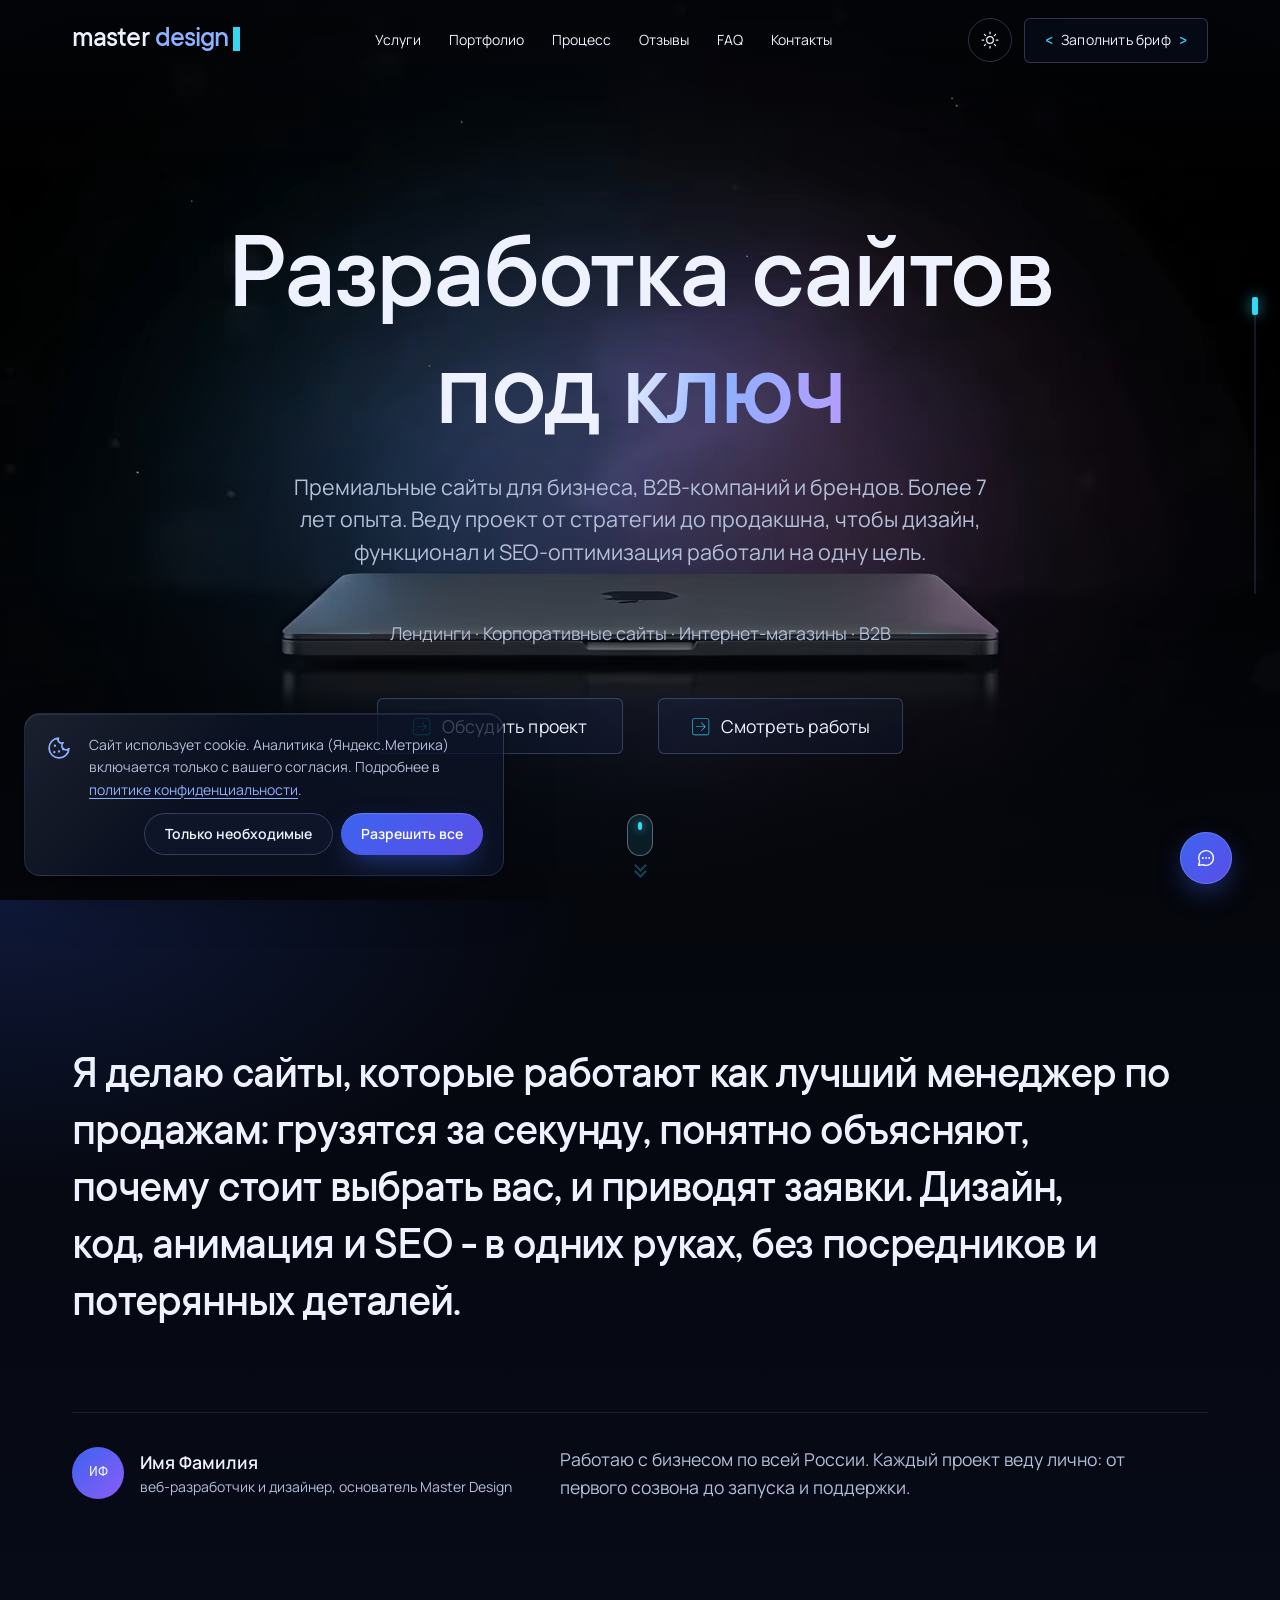
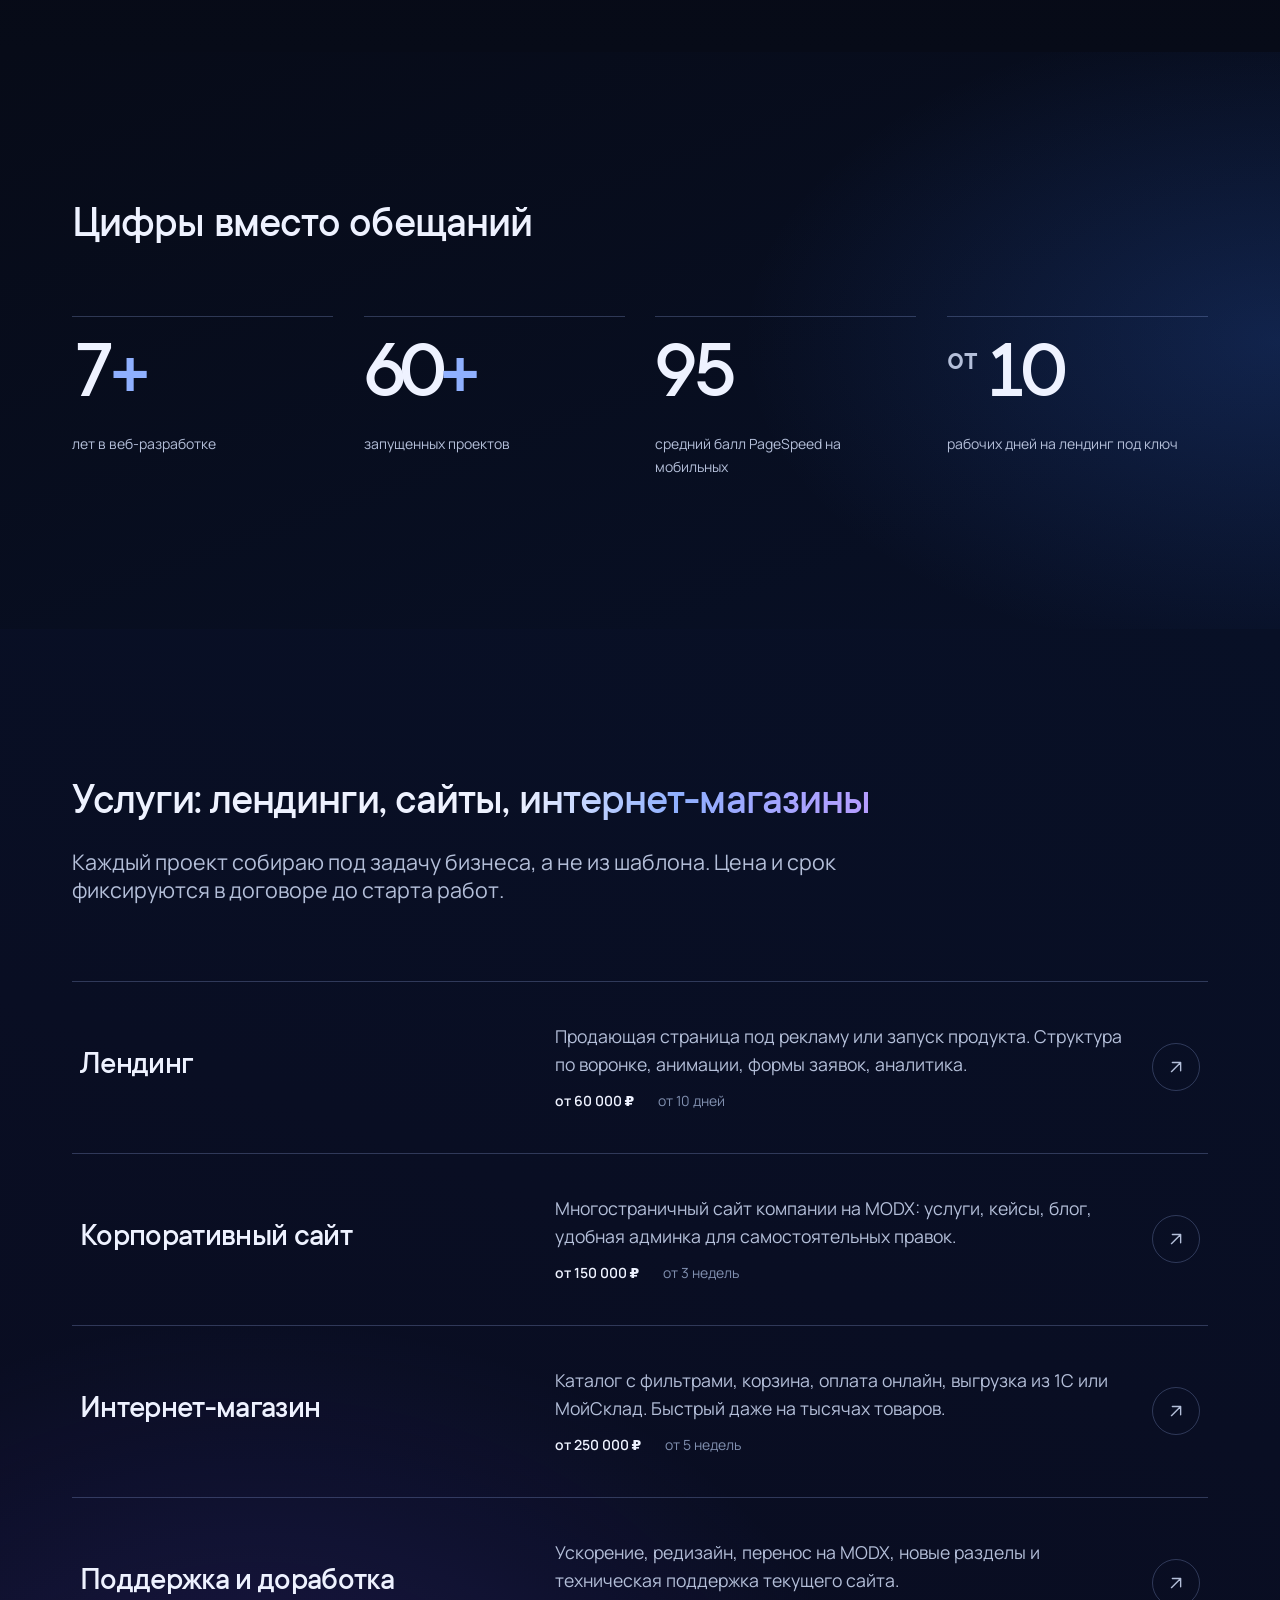
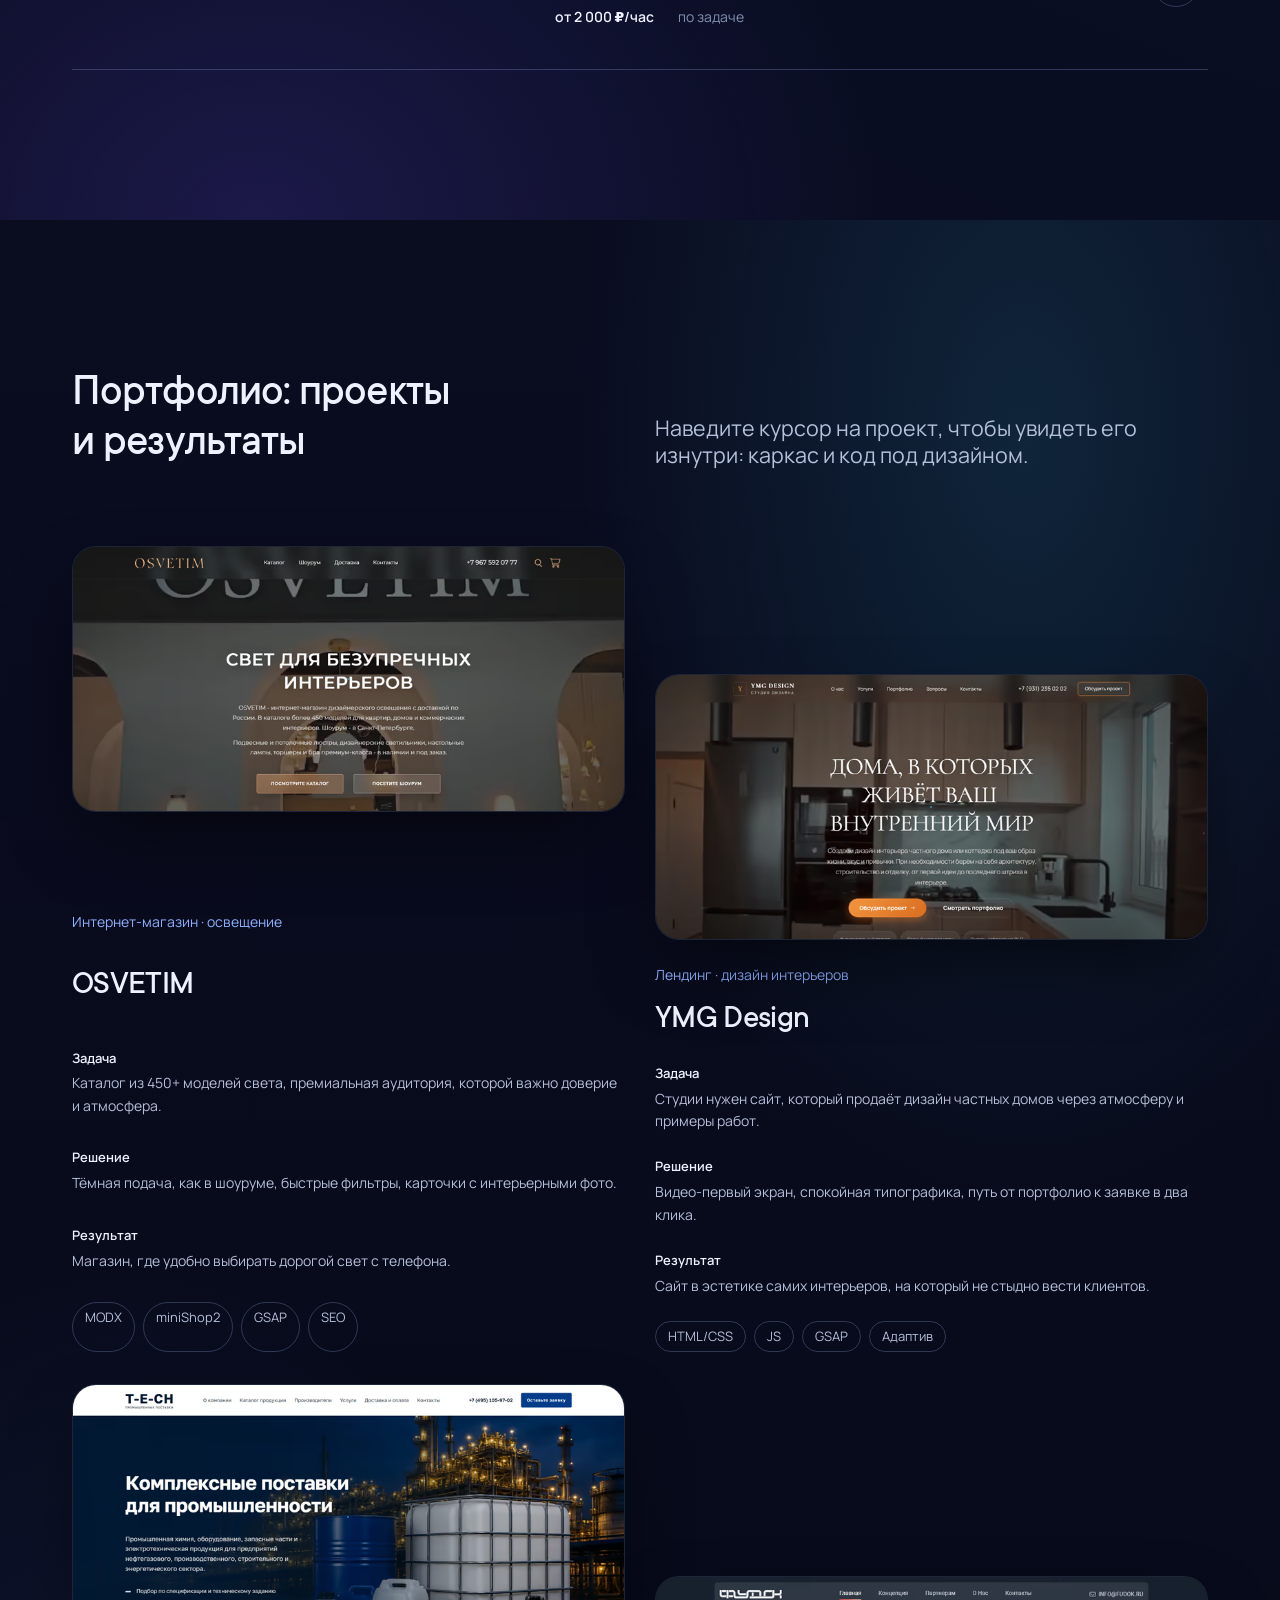
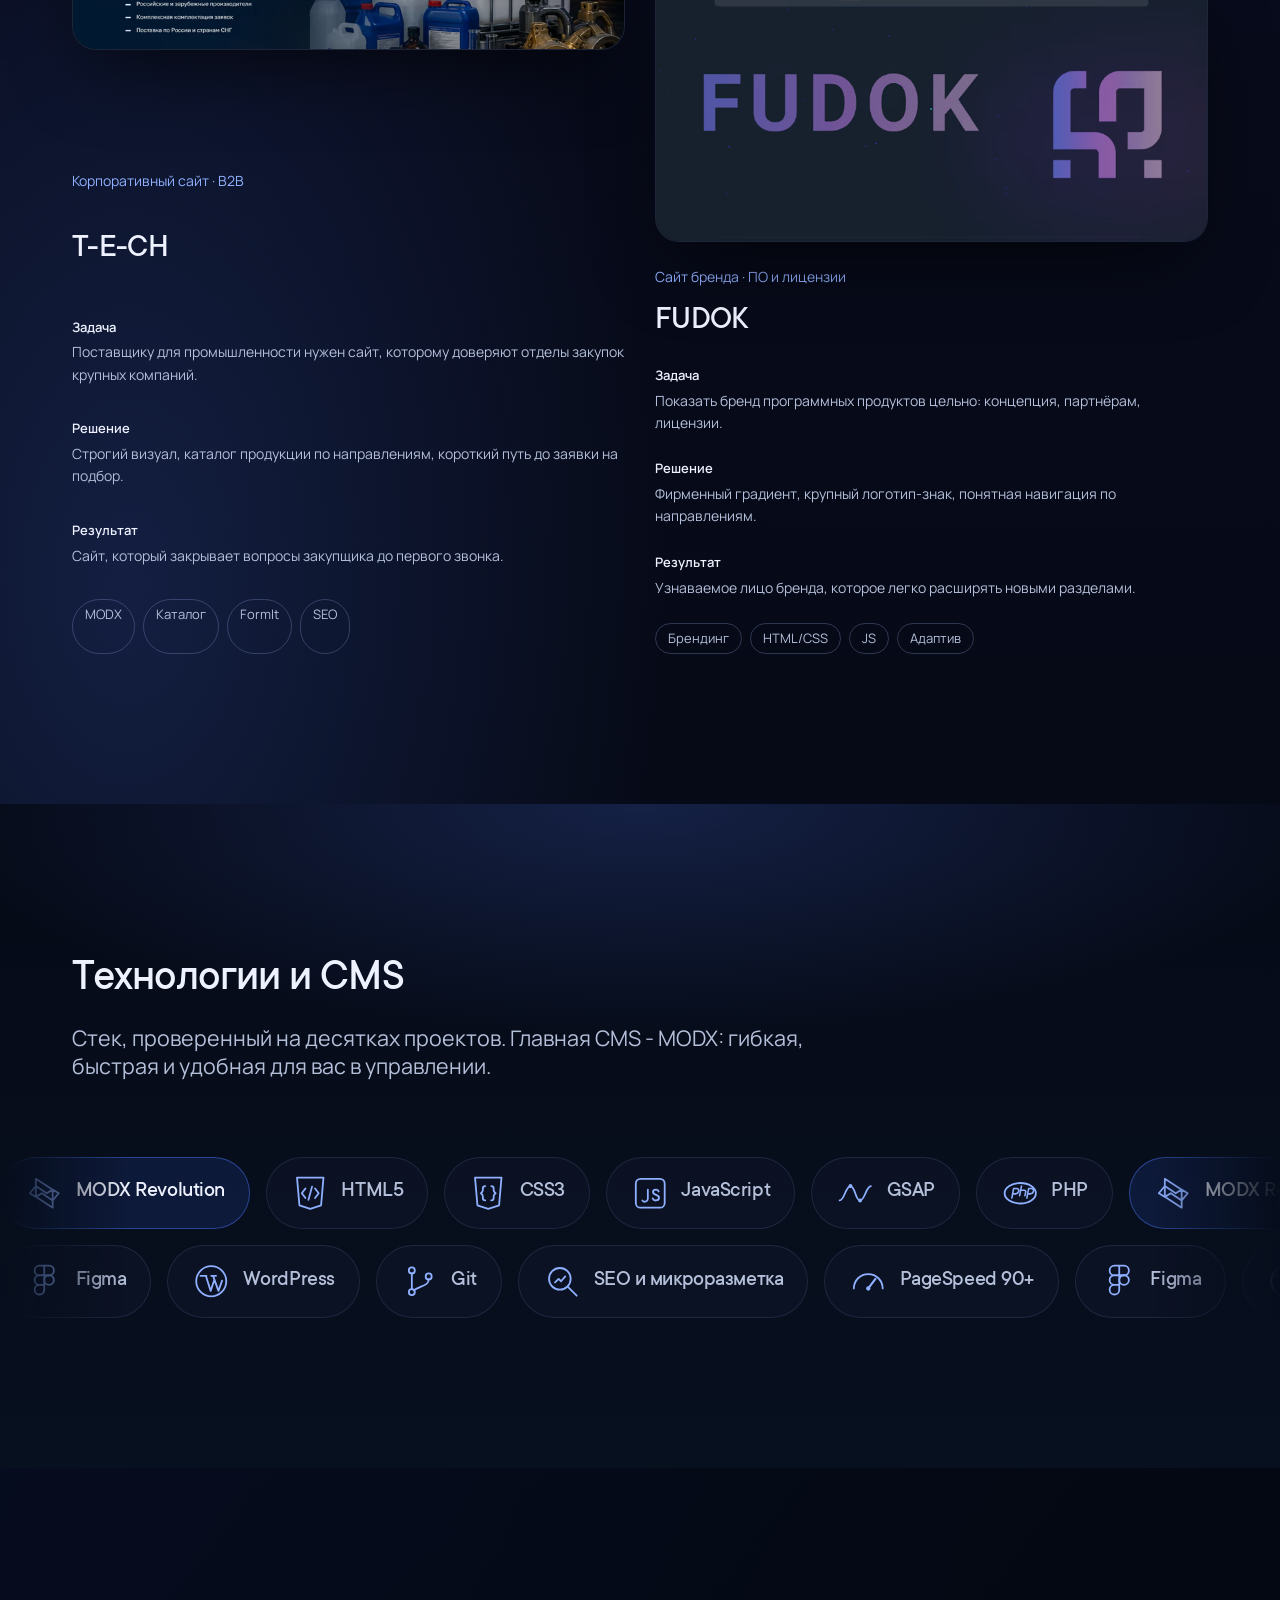
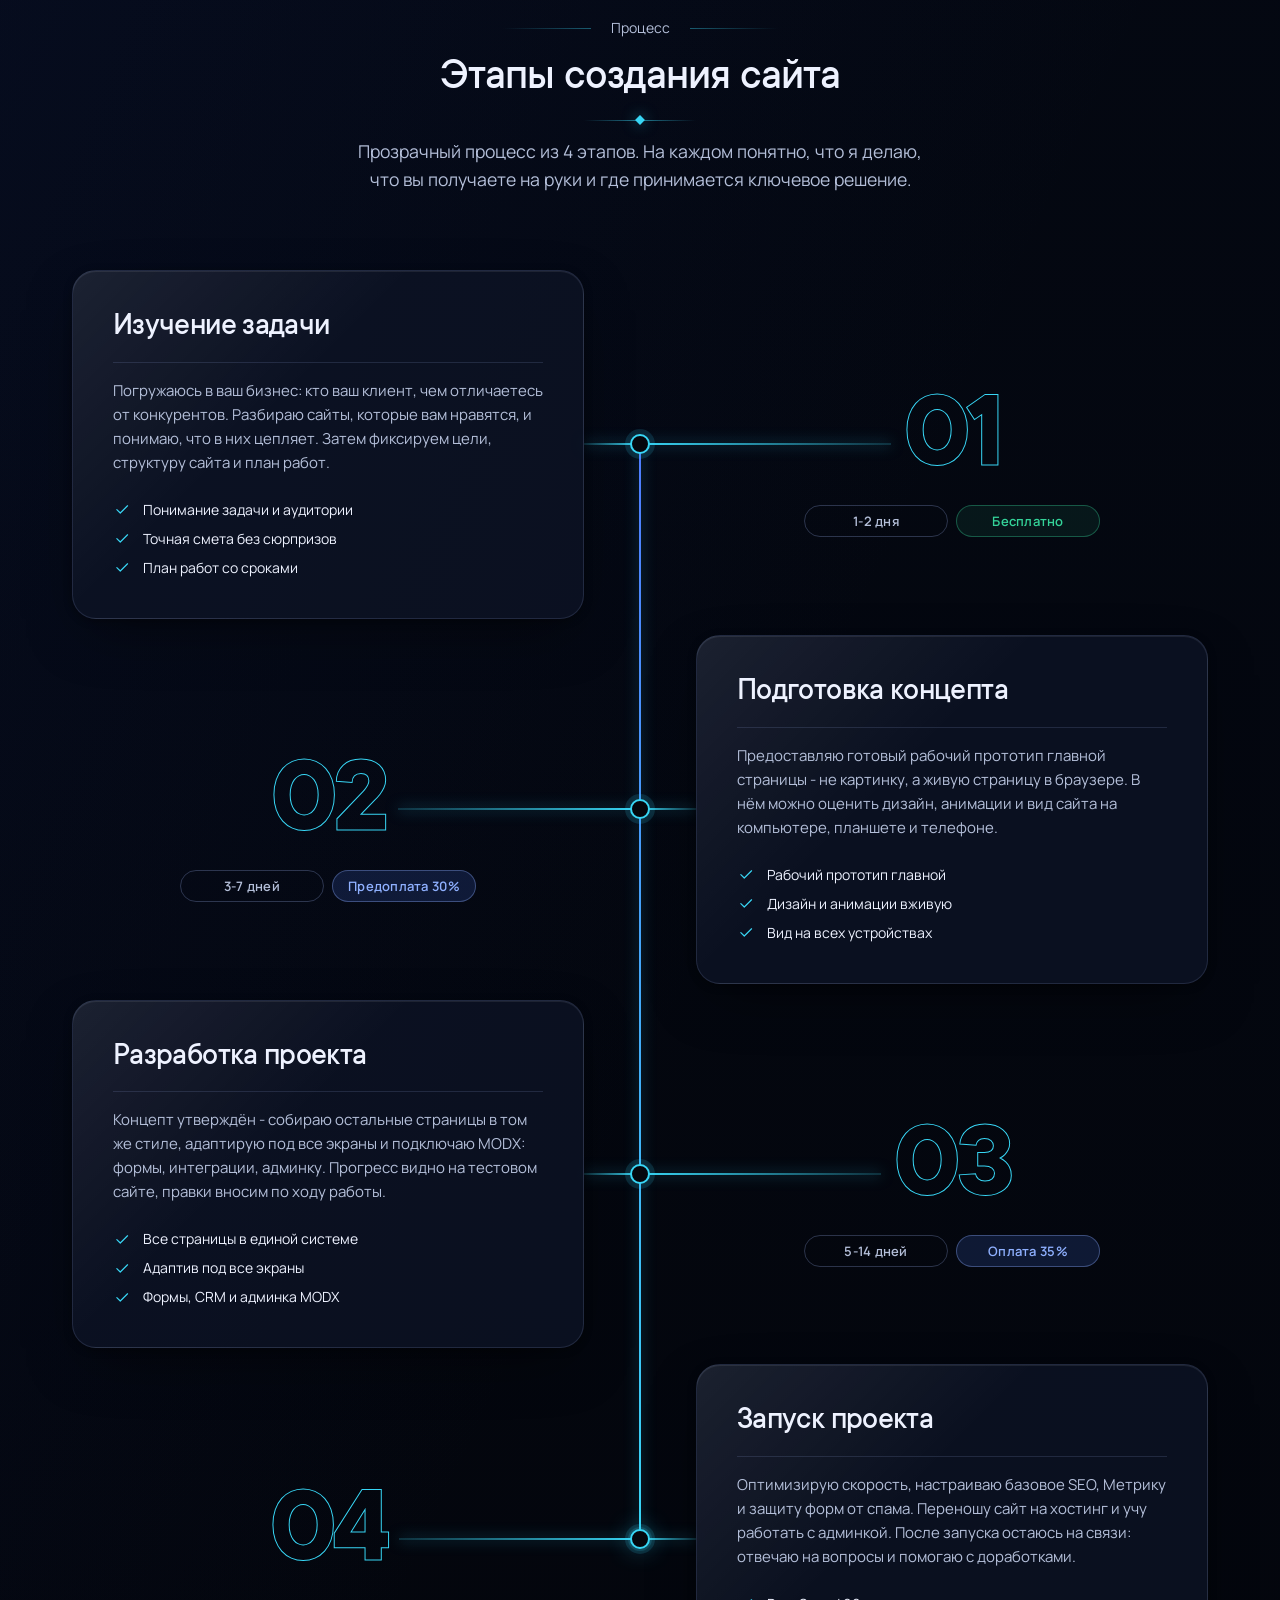
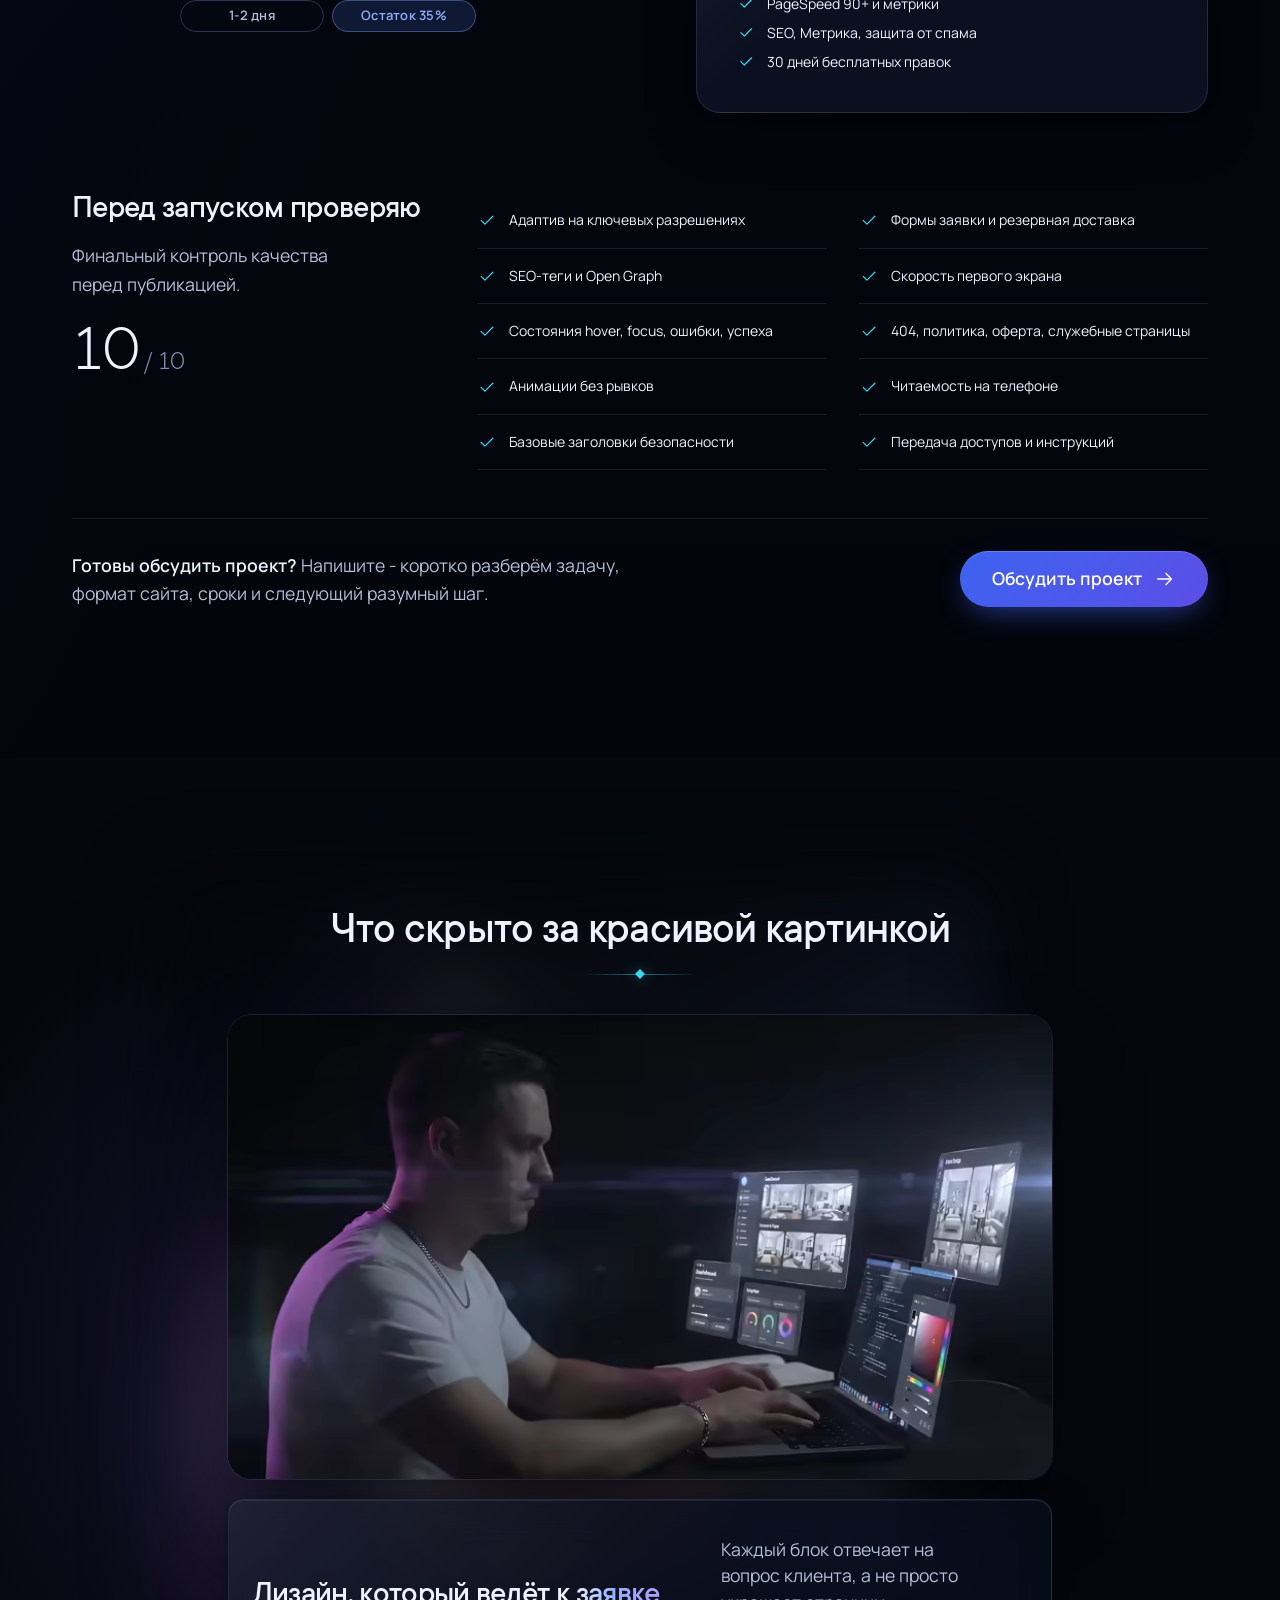
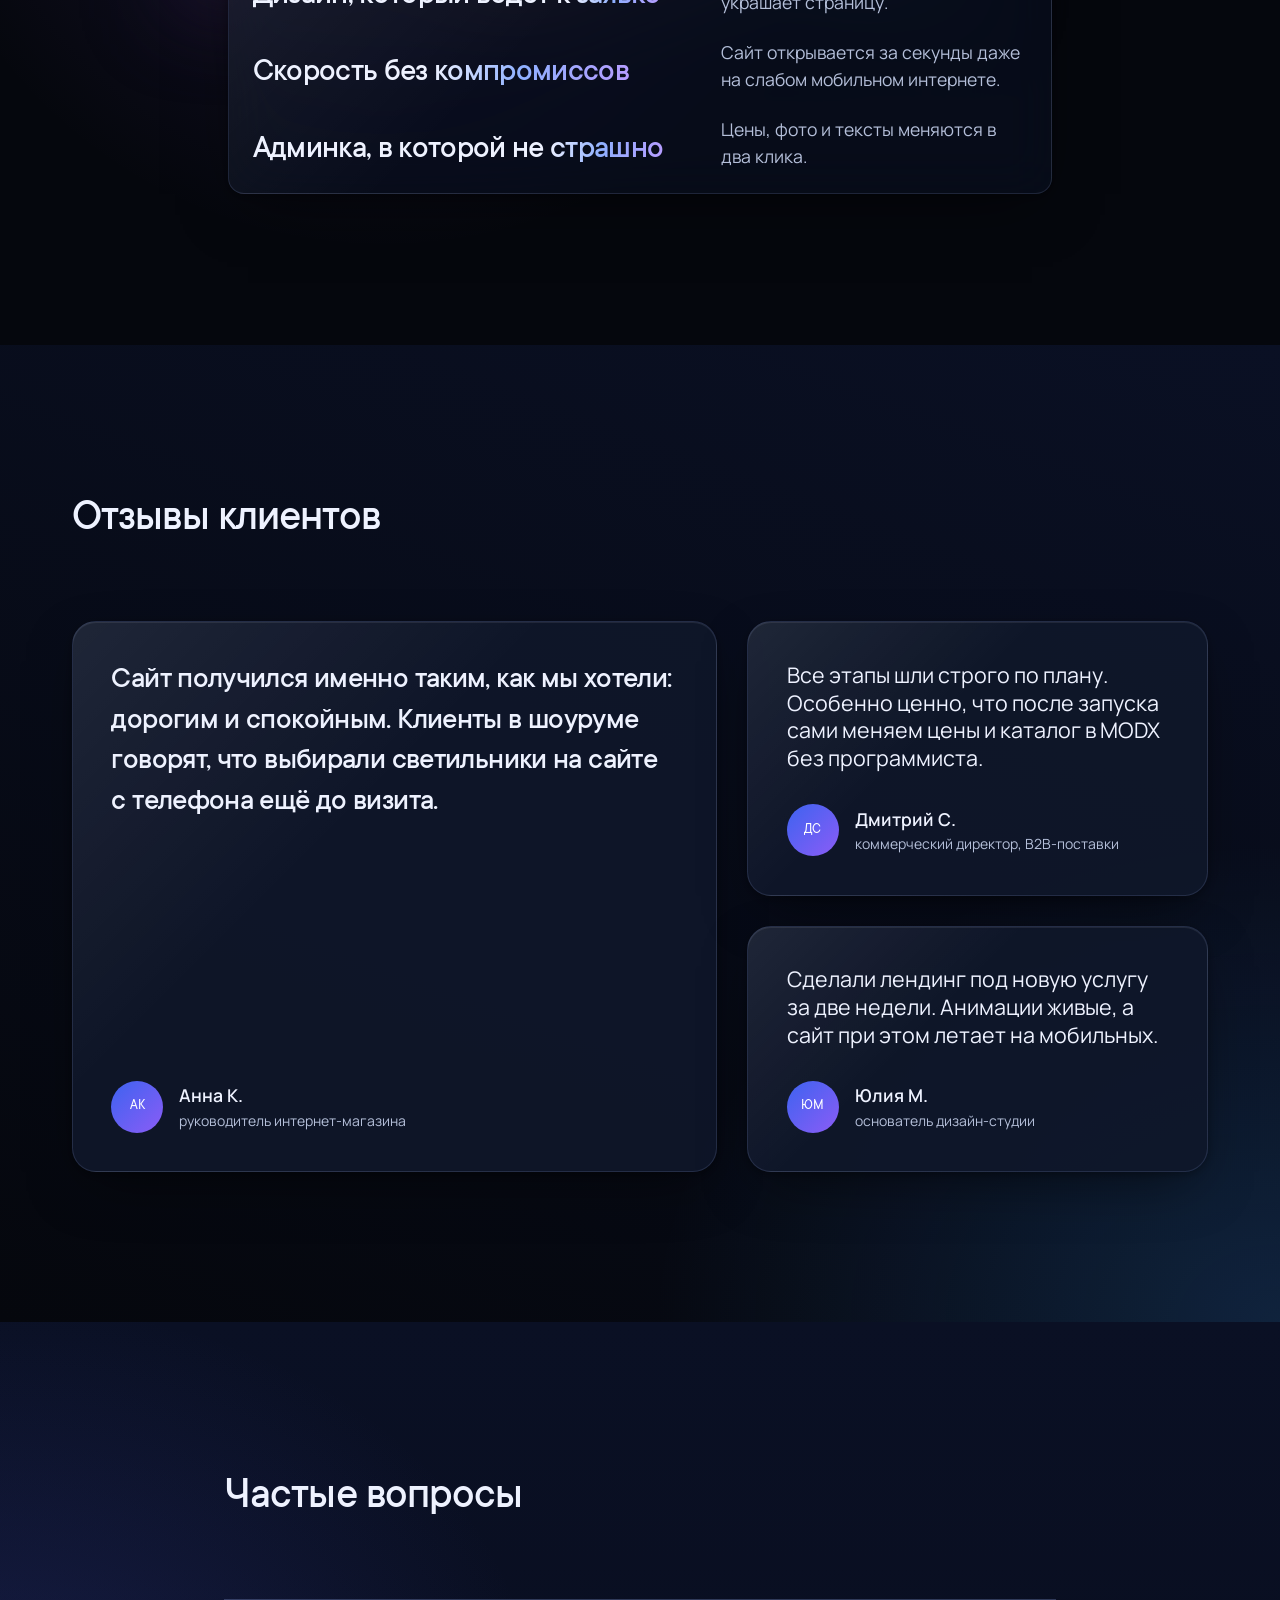
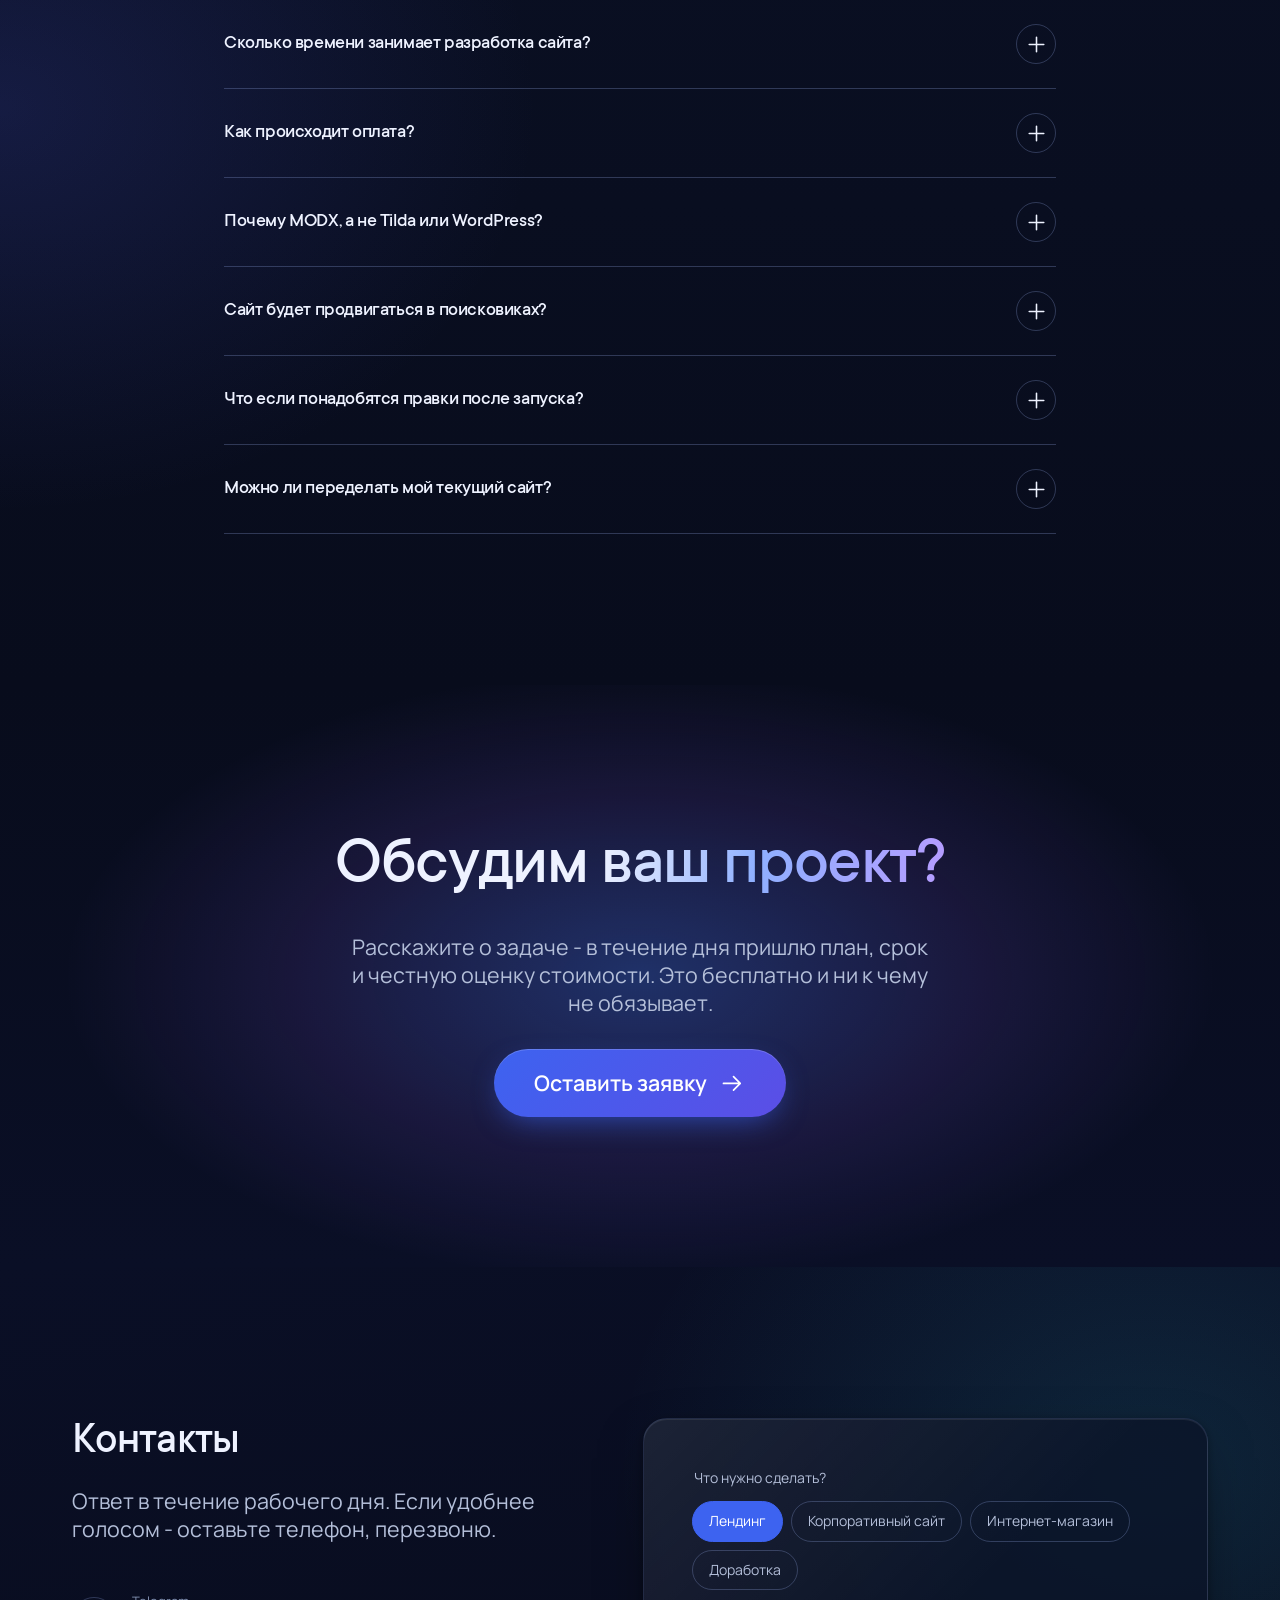
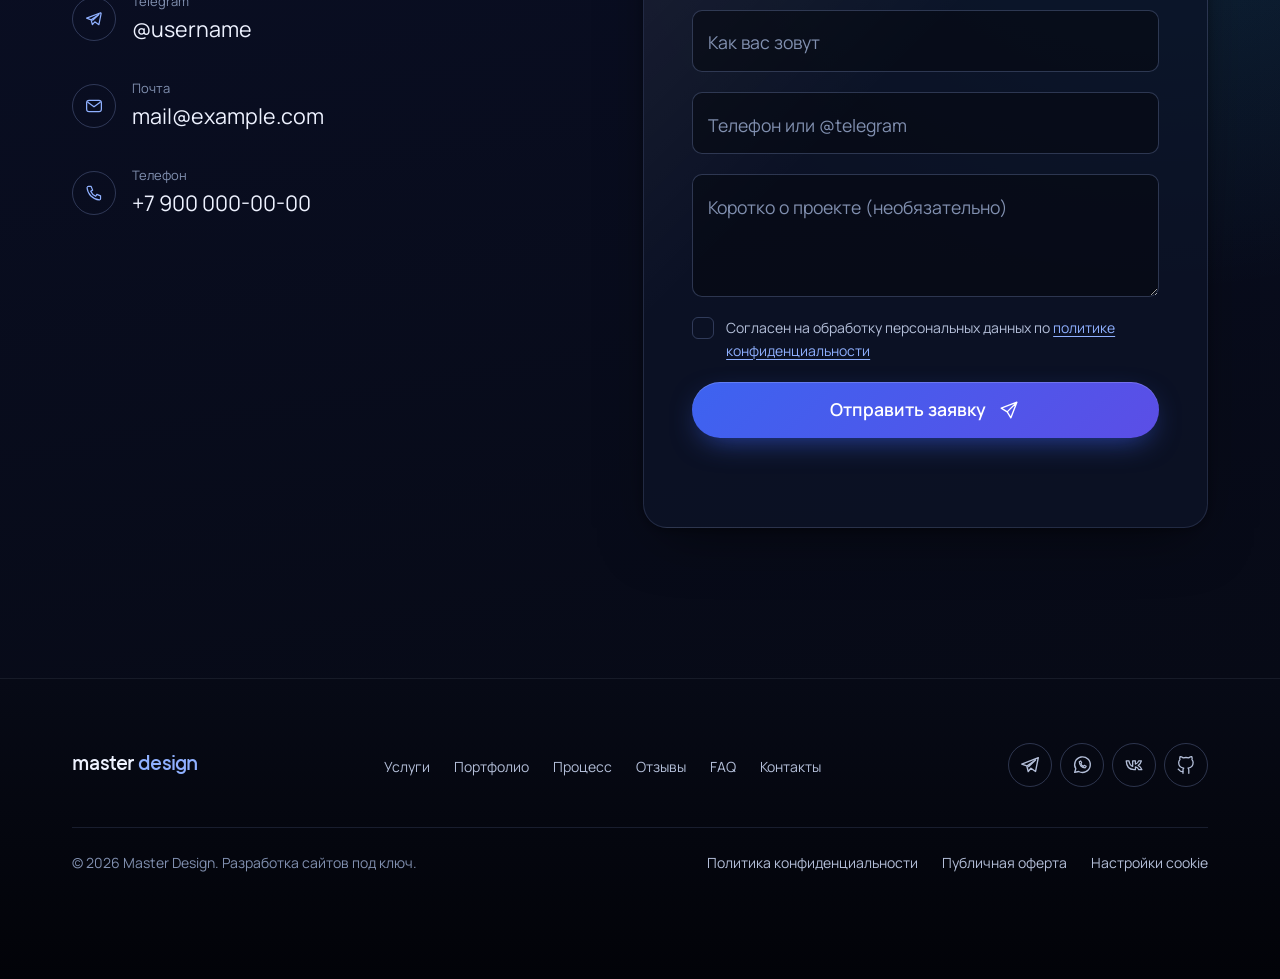
<file: index.html>
<!DOCTYPE html>
<html lang="ru" class="no-js">
<head>
  <!-- chunk:head-meta -->
  <meta charset="utf-8">
  <script>document.documentElement.classList.replace('no-js', 'js');</script>
  <!-- Тема ставится до отрисовки, иначе светлая мигнёт тёмной (переключатель - script.js -> setTheme) -->
  <script>try{if(localStorage.getItem('md-theme')==='light')document.documentElement.dataset.theme='light'}catch(e){}</script>
  <meta name="viewport" content="width=device-width, initial-scale=1, viewport-fit=cover">
  <title>Разработка сайтов под ключ, лендингов и интернет-магазинов | Master Design</title>
  <meta name="description" content="Создаю сайты, лендинги и интернет-магазины под ключ: дизайн, анимация, адаптив, SEO-оптимизация и CMS MODX. Быстрые сайты с высоким баллом PageSpeed. Портфолио и сроки.">
  <link rel="canonical" href="https://master-design.com/">
  <meta name="theme-color" content="#05070d">
  <meta name="color-scheme" content="dark">
  <meta name="format-detection" content="telephone=no">
  <!-- /chunk:head-meta -->

  <!-- chunk:head-og -->
  <meta property="og:type" content="website">
  <meta property="og:locale" content="ru_RU">
  <meta property="og:site_name" content="Master Design">
  <meta property="og:title" content="Разработка сайтов под ключ | Master Design">
  <meta property="og:description" content="Сайты, лендинги и интернет-магазины с премиальным дизайном и быстрой загрузкой.">
  <meta property="og:url" content="https://master-design.com/">
  <meta property="og:image" content="https://master-design.com/assets/images/og/og-cover.jpg">
  <meta property="og:image:width" content="1200">
  <meta property="og:image:height" content="630">
  <meta property="og:image:alt" content="Master Design - разработка сайтов под ключ">
  <meta name="twitter:card" content="summary_large_image">
  <meta name="twitter:title" content="Разработка сайтов под ключ | Master Design">
  <meta name="twitter:description" content="Сайты, лендинги и интернет-магазины с премиальным дизайном и быстрой загрузкой.">
  <meta name="twitter:image" content="https://master-design.com/assets/images/og/og-cover.jpg">
  <!-- /chunk:head-og -->

  <!-- chunk:head-icons -->
  <link rel="icon" href="assets/images/favicon/favicon.ico" sizes="32x32">
  <link rel="icon" href="assets/images/favicon/favicon.svg" type="image/svg+xml">
  <link rel="apple-touch-icon" href="assets/images/favicon/apple-touch-icon.png">
  <link rel="manifest" href="manifest.json">
  <!-- /chunk:head-icons -->

  <!-- chunk:head-preload: только критичное для первого экрана -->
  <link rel="preload" href="assets/fonts/TTCommons-Medium.woff2" as="font" type="font/woff2" crossorigin>
  <link rel="preload" href="assets/video/hero/poster.avif" as="image" type="image/avif" fetchpriority="high">
  <!-- /chunk:head-preload -->

  <!-- chunk:head-critical-css: первый экран (прелоадер) -->
  <style>
    /* TT Commons Medium для логотипа прелоадера (preload + font-display: block): без подмены шрифта и без CLS. Тот же файл потом использует --font-display */
    @font-face{font-family:"TT Commons Logo";font-display:block;font-weight:500;src:url("assets/fonts/TTCommons-Medium.woff2") format("woff2")}
    :root{--c-bg:#05070d;--c-deep:#020308;--c-text:#eef2ff;--c-muted:#8190b0;--c-cyan:#38d6f5}
    html{background:var(--c-bg);color:var(--c-text);color-scheme:dark}
    [data-theme=light]{--c-bg:#eef0f4;--c-deep:#e6e9ef;--c-text:#0d1220;--c-muted:#5a6580;--c-cyan:#0a8fb5;color-scheme:light}
    body{margin:0;font-family:"Manrope","Segoe UI",system-ui,sans-serif}
    .preloader{position:fixed;inset:0;z-index:1000;display:grid;place-items:center;background:var(--c-deep)}
    .preloader__inner{display:grid;gap:22px;justify-items:center;width:fit-content;max-width:90vw}
    .preloader__logo{display:flex;align-items:baseline;justify-content:flex-start;width:5.7em;height:1.1em;margin:0;font:500 clamp(2rem,1.5rem + 3vw,3.5rem)/1 "TT Commons Logo","TT Commons","Segoe UI",sans-serif;letter-spacing:-.03em;color:var(--c-text)}
    .preloader__text{display:inline-block;white-space:pre}
    .preloader__caret{display:inline-block;width:.22em;height:.81em;margin-left:.16em;transform:translateY(.17em);background:var(--c-cyan);box-shadow:0 0 18px rgba(56,214,245,.55);animation:pl-blink 1s steps(1) infinite}
    @keyframes pl-blink{50%{opacity:0}}
    .preloader.is-done{pointer-events:none}
    .preloader__bar{position:relative;width:100%;height:1px;background:rgba(148,170,230,.16);overflow:hidden}
    .preloader__fill{position:absolute;inset:0;background:linear-gradient(90deg,#4f7cff,#38d6f5);transform:scaleX(0);transform-origin:left}
    .preloader__count{font:500 .8125rem/1 "Manrope",sans-serif;color:var(--c-muted);font-variant-numeric:tabular-nums}
    .no-js .preloader{display:none}
    .visually-hidden{position:absolute!important;width:1px;height:1px;margin:-1px;overflow:hidden;clip:rect(0 0 0 0);white-space:nowrap}
    .skip-link{position:fixed;top:16px;left:16px;transform:translateY(-200%)}
    /* Контент скрыт, пока не пришёл style.css: иначе перестройка вёрстки под прелоадером даёт CLS */
    .js #smooth-wrapper{visibility:hidden}
    .js:not(.fonts-ready) .hero__content{visibility:hidden}
  </style>
  <!-- /chunk:head-critical-css -->

  <!-- Стили блокирующие: навбар и первый экран видны сразу с первой отрисовки, без "выпрыгивания"
       после асинхронной подгрузки style.css -->
  <link rel="stylesheet" href="design-tokens.css?v=20261019b">
  <link rel="stylesheet" href="style.css?v=20261019b">
  <!-- Светлая тема: переопределения под [data-theme="light"] -->
  <link rel="stylesheet" href="theme-light.css?v=20261019b">

  <!-- chunk:head-schema -->
  <script type="application/ld+json">
  {
    "@context": "https://schema.org",
    "@graph": [
      {
        "@type": "ProfessionalService",
        "@id": "https://master-design.com/#service",
        "name": "Master Design",
        "url": "https://master-design.com/",
        "image": "https://master-design.com/assets/images/og/og-cover.jpg",
        "logo": "https://master-design.com/assets/images/favicon/icon-512.png",
        "description": "Разработка сайтов, лендингов и интернет-магазинов под ключ.",
        "areaServed": { "@type": "Country", "name": "Россия" },
        "priceRange": "₽₽",
        "email": "mail@example.com",
        "telephone": "+7-900-000-00-00",
        "founder": { "@id": "https://master-design.com/#person" },
        "knowsAbout": ["Разработка сайтов", "Лендинги", "Интернет-магазины", "MODX", "SEO-оптимизация", "GSAP-анимация"],
        "hasOfferCatalog": {
          "@type": "OfferCatalog",
          "name": "Услуги",
          "itemListElement": [
            { "@type": "Offer", "itemOffered": { "@type": "Service", "name": "Разработка лендинга" } },
            { "@type": "Offer", "itemOffered": { "@type": "Service", "name": "Корпоративный сайт под ключ" } },
            { "@type": "Offer", "itemOffered": { "@type": "Service", "name": "Интернет-магазин на MODX" } },
            { "@type": "Offer", "itemOffered": { "@type": "Service", "name": "Поддержка и доработка сайтов" } }
          ]
        },
        "sameAs": []
      },
      {
        "@type": "Person",
        "@id": "https://master-design.com/#person",
        "name": "Имя Фамилия",
        "jobTitle": "Веб-разработчик",
        "url": "https://master-design.com/",
        "worksFor": { "@id": "https://master-design.com/#service" }
      },
      {
        "@type": "FAQPage",
        "@id": "https://master-design.com/#faq",
        "mainEntity": [
          { "@type": "Question", "name": "Сколько времени занимает разработка сайта?", "acceptedAnswer": { "@type": "Answer", "text": "Лендинг - от 10 рабочих дней, корпоративный сайт - от 3 недель, интернет-магазин - от 5 недель. Точный срок фиксируется в договоре после брифа." } },
          { "@type": "Question", "name": "Как происходит оплата?", "acceptedAnswer": { "@type": "Answer", "text": "Работа делится на этапы и оплачивается в три платежа: 30% перед подготовкой концепта, 35% на старте разработки и 35% после приёмки готового сайта. Работаю по договору, возможна оплата от ИП или самозанятого." } },
          { "@type": "Question", "name": "Почему MODX, а не Tilda или WordPress?", "acceptedAnswer": { "@type": "Answer", "text": "MODX не ограничивает дизайн, быстро работает и безопасен. Вы получаете удобную админку, где сами меняете тексты, цены и фото без программиста." } },
          { "@type": "Question", "name": "Сайт будет продвигаться в поисковиках?", "acceptedAnswer": { "@type": "Answer", "text": "Базовая SEO-оптимизация входит в каждый проект: структура заголовков, мета-теги, микроразметка, скорость загрузки, адаптивность и настройка аналитики." } },
          { "@type": "Question", "name": "Что если понадобятся правки после запуска?", "acceptedAnswer": { "@type": "Answer", "text": "30 дней после запуска исправляю ошибки бесплатно. Дальше доступна поддержка по часам или ежемесячный тариф." } },
          { "@type": "Question", "name": "Можно ли переделать мой текущий сайт?", "acceptedAnswer": { "@type": "Answer", "text": "Да. Сначала провожу аудит: скорость, SEO, удобство. Потом предлагаю редизайн или перенос на MODX с сохранением позиций в поиске." } }
        ]
      }
    ]
  }
  </script>
  <!-- /chunk:head-schema -->

  <!-- chunk:head-analytics: Яндекс.Метрика / GA4 подключаются в script.js (loadAnalytics) только после согласия в cookie-баннере -->

  <script src="assets/js/vendor/gsap.min.js" defer></script>
  <script src="assets/js/vendor/ScrollTrigger.min.js" defer></script>
  <script src="assets/js/vendor/ScrollSmoother.min.js" defer></script>
  <script src="assets/js/vendor/SplitText.min.js" defer></script>
  <script src="script.js?v=20261019b" defer></script>
</head>
<body>
  <!-- chunk:preloader -->
  <div class="preloader js-preloader" role="status" aria-live="polite" aria-label="Загрузка сайта">
    <div class="preloader__inner">
      <p class="preloader__logo" aria-hidden="true"><span class="preloader__text js-preloader-text">master design</span><span class="preloader__caret js-preloader-caret"></span></p>
      <div class="preloader__bar" aria-hidden="true"><span class="preloader__fill js-preloader-fill"></span></div>
      <span class="preloader__count js-preloader-count" aria-hidden="true">0%</span>
    </div>
  </div>
  <!-- /chunk:preloader -->

  <!-- chunk:svg-sprite (копия assets/icons/sprite.svg) -->
  <svg class="visually-hidden" aria-hidden="true" focusable="false" xmlns="http://www.w3.org/2000/svg">
    <symbol id="i-arrow-right" viewBox="0 0 24 24"><path d="M4 12h15M13 6l6 6-6 6" fill="none" stroke="currentColor" stroke-width="1.5" stroke-linecap="round" stroke-linejoin="round"/></symbol>
    <symbol id="i-arrow-up-right" viewBox="0 0 24 24"><path d="M7 17 17 7M8 7h9v9" fill="none" stroke="currentColor" stroke-width="1.5" stroke-linecap="round" stroke-linejoin="round"/></symbol>
    <symbol id="i-arrow-up" viewBox="0 0 24 24"><path d="M12 20V5M6 11l6-6 6 6" fill="none" stroke="currentColor" stroke-width="1.5" stroke-linecap="round" stroke-linejoin="round"/></symbol>
    <symbol id="i-plus" viewBox="0 0 24 24"><path d="M12 5v14M5 12h14" fill="none" stroke="currentColor" stroke-width="1.5" stroke-linecap="round"/></symbol>
    <symbol id="i-close" viewBox="0 0 24 24"><path d="M6 6l12 12M18 6 6 18" fill="none" stroke="currentColor" stroke-width="1.5" stroke-linecap="round"/></symbol>
    <symbol id="i-menu" viewBox="0 0 24 24"><path d="M4 8h16M4 16h10" fill="none" stroke="currentColor" stroke-width="1.5" stroke-linecap="round"/></symbol>
    <symbol id="i-check" viewBox="0 0 24 24"><path d="m5 12.5 4.5 4.5L19 7.5" fill="none" stroke="currentColor" stroke-width="1.5" stroke-linecap="round" stroke-linejoin="round"/></symbol>
    <symbol id="i-alert" viewBox="0 0 24 24"><circle cx="12" cy="12" r="9" fill="none" stroke="currentColor" stroke-width="1.5"/><path d="M12 7.5v5.5M12 16.5h.01" stroke="currentColor" stroke-width="1.8" stroke-linecap="round"/></symbol>
    <symbol id="i-chat" viewBox="0 0 24 24"><path d="M20 12a8 8 0 0 1-11.6 7.1L4 20l1-4.2A8 8 0 1 1 20 12Z" fill="none" stroke="currentColor" stroke-width="1.5" stroke-linejoin="round"/><path d="M8.5 12h.01M12 12h.01M15.5 12h.01" stroke="currentColor" stroke-width="2" stroke-linecap="round"/></symbol>
    <symbol id="i-send" viewBox="0 0 24 24"><path d="M20.5 3.5 10 14M20.5 3.5 14 20.5l-4-6.5-6.5-4 17-6.5Z" fill="none" stroke="currentColor" stroke-width="1.5" stroke-linejoin="round"/></symbol>
    <symbol id="i-sun" viewBox="0 0 24 24"><circle cx="12" cy="12" r="4" fill="none" stroke="currentColor" stroke-width="1.5"/><path d="M12 2.5v2M12 19.5v2M2.5 12h2M19.5 12h2M5.3 5.3l1.4 1.4M17.3 17.3l1.4 1.4M5.3 18.7l1.4-1.4M17.3 6.7l1.4-1.4" fill="none" stroke="currentColor" stroke-width="1.5" stroke-linecap="round"/></symbol>
    <symbol id="i-moon" viewBox="0 0 24 24"><path d="M20 14.5A8 8 0 1 1 9.5 4a6.5 6.5 0 0 0 10.5 10.5Z" fill="none" stroke="currentColor" stroke-width="1.5" stroke-linejoin="round"/></symbol>
    <symbol id="i-mail" viewBox="0 0 24 24"><rect x="3" y="5" width="18" height="14" rx="3" fill="none" stroke="currentColor" stroke-width="1.5"/><path d="m4 7 8 6 8-6" fill="none" stroke="currentColor" stroke-width="1.5" stroke-linejoin="round"/></symbol>
    <symbol id="i-phone" viewBox="0 0 24 24"><path d="M5 4h3.5l1.8 4.5-2.3 1.4a11 11 0 0 0 6.1 6.1l1.4-2.3L20 15.5V19a1.5 1.5 0 0 1-1.6 1.5A16.5 16.5 0 0 1 3.5 5.6 1.5 1.5 0 0 1 5 4Z" fill="none" stroke="currentColor" stroke-width="1.5" stroke-linejoin="round"/></symbol>
    <symbol id="i-telegram" viewBox="0 0 24 24"><path d="M21 4 3 11l5.5 2L10 19l3-3.5 5 3.5L21 4ZM8.5 13 18 6.5 10 14" fill="none" stroke="currentColor" stroke-width="1.5" stroke-linejoin="round"/></symbol>
    <symbol id="i-whatsapp" viewBox="0 0 24 24"><path d="M4 20l1.2-4A8.5 8.5 0 1 1 8.3 19Z" fill="none" stroke="currentColor" stroke-width="1.5" stroke-linejoin="round"/><path d="M9 8.5c0 3.5 2.5 6.5 6.5 6.5l1-1.6-2-1-1 .9a4.5 4.5 0 0 1-2.8-2.8l.9-1-1-2Z" fill="none" stroke="currentColor" stroke-width="1.3" stroke-linejoin="round"/></symbol>
    <symbol id="i-vk" viewBox="0 0 24 24"><path d="M3.5 7.5h3c.5 3 2 5.5 4 6V7.5h3v3.5c1.5-.3 3-2 3.5-3.5h3c-.5 2.2-2 4-3.5 5 1.6.8 3.2 2.4 4 4.5h-3.3c-.7-1.6-2-2.8-3.7-3v3H12c-5 0-8.2-3.5-8.5-9.5Z" fill="none" stroke="currentColor" stroke-width="1.4" stroke-linejoin="round"/></symbol>
    <symbol id="i-github" viewBox="0 0 24 24"><path d="M9 19c-4 1.3-4-2-5.5-2.5M15 21v-3.4a3 3 0 0 0-.8-2.3c2.7-.3 5.5-1.3 5.5-6a4.6 4.6 0 0 0-1.3-3.2 4.3 4.3 0 0 0-.1-3.2s-1-.3-3.4 1.3a11.6 11.6 0 0 0-6 0C6.5 2.6 5.5 2.9 5.5 2.9a4.3 4.3 0 0 0-.1 3.2A4.6 4.6 0 0 0 4 9.3c0 4.6 2.8 5.7 5.5 6a3 3 0 0 0-.8 2.3V21" fill="none" stroke="currentColor" stroke-width="1.4" stroke-linecap="round" stroke-linejoin="round"/></symbol>
    <symbol id="i-cookie" viewBox="0 0 24 24"><path d="M20.5 12.5A8.5 8.5 0 1 1 11.5 3.5a3 3 0 0 0 4 4 3 3 0 0 0 5 5Z" fill="none" stroke="currentColor" stroke-width="1.5" stroke-linejoin="round"/><path d="M8.5 10h.01M12 15h.01M8 15.5h.01M15.5 13h.01" stroke="currentColor" stroke-width="2" stroke-linecap="round"/></symbol>
    <!-- Стек -->
    <symbol id="i-html" viewBox="0 0 32 32"><path d="M5 3h22l-2 23-9 3-9-3L5 3Z" fill="none" stroke="currentColor" stroke-width="1.5" stroke-linejoin="round"/><path d="M12 12l-3 4 3 4M20 12l3 4-3 4M17.5 10.5l-3 11" fill="none" stroke="currentColor" stroke-width="1.5" stroke-linecap="round" stroke-linejoin="round"/></symbol>
    <symbol id="i-css" viewBox="0 0 32 32"><path d="M5 3h22l-2 23-9 3-9-3L5 3Z" fill="none" stroke="currentColor" stroke-width="1.5" stroke-linejoin="round"/><path d="M13.5 10c-1.5 0-2 .7-2 2v1.5c0 1-.5 1.5-1.5 2.5 1 1 1.5 1.5 1.5 2.5V20c0 1.3.5 2 2 2M18.5 10c1.5 0 2 .7 2 2v1.5c0 1 .5 1.5 1.5 2.5-1 1-1.5 1.5-1.5 2.5V20c0 1.3-.5 2-2 2" fill="none" stroke="currentColor" stroke-width="1.5" stroke-linecap="round"/></symbol>
    <symbol id="i-js" viewBox="0 0 32 32"><rect x="4" y="4" width="24" height="24" rx="4" fill="none" stroke="currentColor" stroke-width="1.5"/><path d="M14 13v7.5a2.5 2.5 0 0 1-4.5 1.5M23 14.5a2.5 2.5 0 0 0-2.3-1.5c-1.4 0-2.4.8-2.4 2 0 3 5 1.8 5 4.8 0 1.3-1.1 2.2-2.6 2.2a2.8 2.8 0 0 1-2.7-1.7" fill="none" stroke="currentColor" stroke-width="1.5" stroke-linecap="round"/></symbol>
    <symbol id="i-gsap" viewBox="0 0 32 32"><path d="M3 22c4 0 5-12 9-12s4 12 8 12 5-12 9-12" fill="none" stroke="currentColor" stroke-width="1.5" stroke-linecap="round"/><circle cx="12" cy="10" r="1.6" fill="currentColor"/><circle cx="20" cy="22" r="1.6" fill="currentColor"/></symbol>
    <symbol id="i-modx" viewBox="0 0 32 32"><path d="M9 4l14 9-5 3L9 10V4ZM23 28L9 19l5-3 9 6v6ZM4 16l5-6v9l-5-3ZM28 16l-5 6v-9l5 3Z" fill="none" stroke="currentColor" stroke-width="1.5" stroke-linejoin="round"/></symbol>
    <symbol id="i-php" viewBox="0 0 32 32"><ellipse cx="16" cy="16" rx="13" ry="8.5" fill="none" stroke="currentColor" stroke-width="1.5"/><path d="M9 20l1.5-8h2.5a1.8 1.8 0 0 1 1.7 2.3c-.3 1.4-1.4 2.2-2.8 2.2H10M15.5 18l1.5-8M16.5 13.5h2.8c1 0 1.4.6 1.2 1.5l-.6 3M21.5 20l1.5-8h2.3a1.8 1.8 0 0 1 1.7 2.3c-.3 1.4-1.4 2.2-2.8 2.2H22.3" fill="none" stroke="currentColor" stroke-width="1.3" stroke-linecap="round" stroke-linejoin="round"/></symbol>
    <symbol id="i-figma" viewBox="0 0 32 32"><path d="M12 3h4v8h-4a4 4 0 0 1 0-8ZM16 3h4a4 4 0 0 1 0 8h-4V3ZM12 11h4v8h-4a4 4 0 0 1 0-8ZM12 19h4v4a4 4 0 1 1-4-4Z" fill="none" stroke="currentColor" stroke-width="1.5" stroke-linejoin="round"/><circle cx="20" cy="15" r="4" fill="none" stroke="currentColor" stroke-width="1.5"/></symbol>
    <symbol id="i-wordpress" viewBox="0 0 32 32"><circle cx="16" cy="16" r="12.5" fill="none" stroke="currentColor" stroke-width="1.5"/><path d="M7 11.5h5M11.5 11.5 15.5 24l3-9M16 11.5h4M17.5 11.5l4.5 12.5 3-8.5" fill="none" stroke="currentColor" stroke-width="1.5" stroke-linecap="round" stroke-linejoin="round"/></symbol>
    <symbol id="i-git" viewBox="0 0 32 32"><circle cx="9" cy="7" r="2.5" fill="none" stroke="currentColor" stroke-width="1.5"/><circle cx="9" cy="25" r="2.5" fill="none" stroke="currentColor" stroke-width="1.5"/><circle cx="23" cy="12" r="2.5" fill="none" stroke="currentColor" stroke-width="1.5"/><path d="M9 9.5v13M23 14.5c0 5-6 5-12.5 9" fill="none" stroke="currentColor" stroke-width="1.5" stroke-linecap="round"/></symbol>
    <symbol id="i-seo" viewBox="0 0 32 32"><circle cx="14" cy="14" r="9" fill="none" stroke="currentColor" stroke-width="1.5"/><path d="M20.5 20.5 28 28M10 17l3-3 2 2 3.5-4" fill="none" stroke="currentColor" stroke-width="1.5" stroke-linecap="round" stroke-linejoin="round"/></symbol>
    <symbol id="i-pagespeed" viewBox="0 0 32 32"><path d="M4 22a12 12 0 1 1 24 0" fill="none" stroke="currentColor" stroke-width="1.5" stroke-linecap="round"/><path d="M16 22l6-8" fill="none" stroke="currentColor" stroke-width="1.8" stroke-linecap="round"/><circle cx="16" cy="22" r="1.8" fill="currentColor"/></symbol>
    <!-- Font Awesome Pro 6.7.2 by @fontawesome - https://fontawesome.com License - https://fontawesome.com/license (Commercial License) Copyright 2024 Fonticons, Inc. -->
    <symbol id="i-square-arrow-right" viewBox="0 0 448 512"><path fill="currentColor" d="M432 96c0-26.5-21.5-48-48-48L64 48C37.5 48 16 69.5 16 96l0 320c0 26.5 21.5 48 48 48l320 0c26.5 0 48-21.5 48-48l0-320zM384 32c35.3 0 64 28.7 64 64l0 320c0 35.3-28.7 64-64 64L64 480c-35.3 0-64-28.7-64-64L0 96C0 60.7 28.7 32 64 32l320 0zM349.7 261.7l-104 104c-3.1 3.1-8.2 3.1-11.3 0s-3.1-8.2 0-11.3L324.7 264 104 264c-4.4 0-8-3.6-8-8s3.6-8 8-8l220.7 0-90.3-90.3c-3.1-3.1-3.1-8.2 0-11.3s8.2-3.1 11.3 0l104 104c3.1 3.1 3.1 8.2 0 11.3z"/></symbol>
  </svg>
  <!-- /chunk:svg-sprite -->

  <a class="skip-link" href="#main">Перейти к содержанию</a>

  <!-- Глобальные слои -->
  <div class="bg-mesh" aria-hidden="true">
    <span class="bg-mesh__blob bg-mesh__blob--1"></span>
    <span class="bg-mesh__blob bg-mesh__blob--2"></span>
    <span class="bg-mesh__blob bg-mesh__blob--3"></span>
  </div>
  <div class="grain" aria-hidden="true"></div>
  <!-- Мышь как на stackbyte.dev: кастомный курсор (точка + отстающее кольцо) + прожектор + токены кода (script.js -> initCursor)
       popover="manual": курсор рисуется в top layer браузера, поэтому остаётся поверх navbar,
       плавающих кнопок и dialog-попапа мессенджера (showModal тоже кладёт его в top layer,
       обычный z-index его не перекрывает) -->
  <div class="cursor-layer js-cursor-layer" popover="manual" aria-hidden="true">
    <div class="cursor-ring js-cursor-ring"></div>
    <div class="cursor-dot js-cursor-dot"></div>
  </div>
  <div class="cursor-glow js-cursor-glow" aria-hidden="true"></div>
  <div class="code-trail js-code-trail" aria-hidden="true"></div>
  <div class="scroll-progress js-scroll-progress" aria-hidden="true">
    <span class="scroll-progress__track"></span>
    <span class="scroll-progress__fill js-scroll-progress-fill"></span>
    <span class="scroll-progress__caret js-scroll-progress-caret"></span>
  </div>

  <!-- chunk:navbar -->
  <header class="navbar js-navbar">
    <div class="navbar__inner container">
      <!-- Переключатель темы, мобильный (слева от лого). Десктопный - в .navbar__actions -->
      <button class="theme-switch navbar__theme js-theme-toggle" type="button" aria-pressed="false" aria-label="Светлая тема">
        <svg class="icon theme-switch__sun" aria-hidden="true"><use href="#i-sun"/></svg>
        <svg class="icon theme-switch__moon" aria-hidden="true"><use href="#i-moon"/></svg>
      </button>

      <a class="navbar__logo" href="#hero">
        master <span class="navbar__logo-accent">design</span><span class="visually-hidden">, в начало страницы</span><span class="navbar__logo-caret" aria-hidden="true"></span>
      </a>

      <!-- Мобильное меню (Decode): стеклянная панель на весь экран открывается справа шторкой со сканлайном,
           пункты расшифровываются из кодовых символов (initMobileMenu).
           На десктопе .nav__panel = display: contents - остаётся только список ссылок -->
      <nav class="navbar__nav nav js-nav" id="site-nav" aria-label="Основная навигация">
        <div class="nav__panel js-nav-panel">
          <span class="nav__scan js-nav-scan" aria-hidden="true"></span>
          <p class="nav__label" aria-hidden="true">~/master-design/nav</p>
          <ul class="nav__list" role="list">
            <li class="nav__item"><a class="nav__link" href="#services"><span class="nav__num" aria-hidden="true">01</span><span class="nav__text">Услуги</span><svg class="icon nav__arrow" aria-hidden="true"><use href="#i-arrow-up-right"/></svg></a></li>
            <li class="nav__item"><a class="nav__link" href="#portfolio"><span class="nav__num" aria-hidden="true">02</span><span class="nav__text">Портфолио</span><svg class="icon nav__arrow" aria-hidden="true"><use href="#i-arrow-up-right"/></svg></a></li>
            <li class="nav__item"><a class="nav__link" href="#process"><span class="nav__num" aria-hidden="true">03</span><span class="nav__text">Процесс</span><svg class="icon nav__arrow" aria-hidden="true"><use href="#i-arrow-up-right"/></svg></a></li>
            <li class="nav__item"><a class="nav__link" href="#reviews"><span class="nav__num" aria-hidden="true">04</span><span class="nav__text">Отзывы</span><svg class="icon nav__arrow" aria-hidden="true"><use href="#i-arrow-up-right"/></svg></a></li>
            <li class="nav__item"><a class="nav__link" href="#faq"><span class="nav__num" aria-hidden="true">05</span><span class="nav__text">FAQ</span><svg class="icon nav__arrow" aria-hidden="true"><use href="#i-arrow-up-right"/></svg></a></li>
            <li class="nav__item"><a class="nav__link" href="#contacts"><span class="nav__num" aria-hidden="true">06</span><span class="nav__text">Контакты</span><svg class="icon nav__arrow" aria-hidden="true"><use href="#i-arrow-up-right"/></svg></a></li>
          </ul>
          <div class="nav__footer">
            <ul class="nav__socials" role="list">
              <li><a class="social" href="https://t.me/username" target="_blank" rel="noopener" aria-label="Telegram"><svg class="icon" aria-hidden="true"><use href="#i-telegram"/></svg></a></li>
              <li><a class="social" href="https://wa.me/79000000000" target="_blank" rel="noopener" aria-label="WhatsApp"><svg class="icon" aria-hidden="true"><use href="#i-whatsapp"/></svg></a></li>
              <li><a class="social" href="https://vk.com/" target="_blank" rel="noopener" aria-label="ВКонтакте"><svg class="icon" aria-hidden="true"><use href="#i-vk"/></svg></a></li>
              <li><a class="social" href="mailto:mail@example.com" aria-label="Написать на почту mail@example.com"><svg class="icon" aria-hidden="true"><use href="#i-mail"/></svg></a></li>
            </ul>
            <a class="nav__cta" href="#contacts"><span aria-hidden="true">&lt;</span>Заполнить бриф<span aria-hidden="true">&gt;</span></a>
          </div>
        </div>
      </nav>

      <div class="navbar__actions">
        <button class="theme-switch navbar__theme navbar__theme--desktop js-theme-toggle" type="button" aria-pressed="false" aria-label="Светлая тема">
          <svg class="icon theme-switch__sun" aria-hidden="true"><use href="#i-sun"/></svg>
          <svg class="icon theme-switch__moon" aria-hidden="true"><use href="#i-moon"/></svg>
        </button>
        <a class="navbar__cta nav-cta" href="#contacts"><span class="nav-cta__bracket nav-cta__bracket--open" aria-hidden="true">&lt;</span><span class="nav-cta__label">Заполнить бриф</span><span class="nav-cta__bracket nav-cta__bracket--close" aria-hidden="true">&gt;</span></a>
        <button class="navbar__burger burger js-burger" type="button" aria-expanded="false" aria-controls="site-nav" aria-label="Открыть меню">
          <span class="burger__line"></span>
          <span class="burger__line"></span>
        </button>
      </div>
    </div>
    <div class="navbar__progress js-navbar-progress" aria-hidden="true"></div>
  </header>
  <!-- /chunk:navbar -->

  <div id="smooth-wrapper">
    <div id="smooth-content">
      <main id="main">

        <!-- chunk:section-hero -->
        <section class="hero js-hero" id="hero" aria-labelledby="hero-title">
          <div class="hero__stage">
            <picture class="hero__poster">
              <source srcset="assets/video/hero/poster.avif" data-light-srcset="assets/video/hero/poster-light.avif" type="image/avif">
              <img src="assets/video/hero/poster.webp" data-light-src="assets/video/hero/poster-light.webp" width="1600" height="900" alt="" fetchpriority="high" decoding="async">
            </picture>
            <video class="hero__video js-scroll-video"
                   data-src-desktop="assets/video/hero/hero-1920.mp4"
                   data-src-mobile="assets/video/hero/hero-1280.mp4"
                   data-src-desktop-light="assets/video/hero/hero-light-1920.mp4"
                   data-src-mobile-light="assets/video/hero/hero-light-1280.mp4"
                   muted playsinline preload="none" disablepictureinpicture disableremoteplayback
                   aria-hidden="true" tabindex="-1"></video>
            <div class="hero__vignette" aria-hidden="true"></div>
            <div class="hero__particles js-hero-particles" aria-hidden="true"></div>

            <!-- Заголовок и подзаголовок по центру; появляются, когда крышка ноутбука открыта (initHero) -->
            <div class="hero__content container">
              <h1 class="hero__title js-hero-title" id="hero-title" data-glitch="title">
                <span class="hero__title-line">Разработка сайтов</span>
                <span class="hero__title-line">под <span class="text-gradient">ключ</span></span>
              </h1>
              <p class="hero__lead js-hero-lead" data-glitch="text" data-glitch-delay="80">Премиальные сайты для бизнеса, B2B-компаний и брендов. Более 7 лет опыта. Веду проект от стратегии до продакшна, чтобы дизайн, функционал и SEO-оптимизация работали на одну цель.</p>
              <p class="hero__tagline tagline js-hero-tagline" data-glitch="text" data-glitch-delay="120"><span class="tagline__text">Лендинги · Корпоративные сайты · Интернет-магазины · B2B</span></p>
              <div class="hero__actions js-hero-actions">
                <a class="nav-cta nav-cta--lg" href="#contacts" data-glitch="box" data-glitch-delay="160"><svg class="icon nav-cta__icon nav-cta__icon--right" aria-hidden="true"><use href="#i-square-arrow-right"/></svg><span class="nav-cta__label">Обсудить проект</span></a>
                <a class="nav-cta nav-cta--lg" href="#portfolio" data-glitch="box" data-glitch-delay="220"><svg class="icon nav-cta__icon nav-cta__icon--right" aria-hidden="true"><use href="#i-square-arrow-right"/></svg><span class="nav-cta__label">Смотреть работы</span></a>
              </div>
            </div>

            <!-- Указатель прокрутки: мышь с колёсиком + каскад шевронов (без текста) -->
            <div class="hero__scroll-hint scroll-hint js-hero-fade" aria-hidden="true">
              <span class="scroll-hint__mouse"><span class="scroll-hint__wheel"></span></span>
              <span class="scroll-hint__chevrons"><i></i><i></i></span>
            </div>
          </div>
        </section>
        <!-- /chunk:section-hero -->

        <!-- chunk:section-about -->
        <section class="about section" id="about" aria-labelledby="about-title">
          <div class="container">
            <h2 class="visually-hidden" id="about-title">Обо мне</h2>
            <p class="about__statement js-statement">
              Я делаю сайты, которые работают как лучший менеджер по продажам: грузятся за секунду, понятно объясняют, почему стоит выбрать вас, и приводят заявки. Дизайн, код, анимация и SEO - в одних руках, без посредников и потерянных деталей.
            </p>
            <div class="about__meta">
              <p class="about__author">
                <span class="about__avatar" aria-hidden="true">ИФ</span>
                <span><strong class="about__name">Имя Фамилия</strong><span class="about__role">веб-разработчик и дизайнер, основатель Master Design</span></span>
              </p>
              <p class="about__note">Работаю с бизнесом по всей России. Каждый проект веду лично: от первого созвона до запуска и поддержки.</p>
            </div>
          </div>
        </section>
        <!-- /chunk:section-about -->

        <!-- chunk:section-stats -->
        <section class="stats section" id="stats" aria-labelledby="stats-title">
          <div class="container">
            <h2 class="stats__title section-title js-reveal" id="stats-title">Цифры вместо обещаний</h2>
            <dl class="stats__list">
              <div class="stats__item">
                <dt class="stats__label">лет в веб-разработке</dt>
                <dd class="stats__value"><span class="js-count" data-to="7">7</span><span class="stats__suffix">+</span></dd>
              </div>
              <div class="stats__item">
                <dt class="stats__label">запущенных проектов</dt>
                <dd class="stats__value"><span class="js-count" data-to="60">60</span><span class="stats__suffix">+</span></dd>
              </div>
              <div class="stats__item">
                <dt class="stats__label">средний балл PageSpeed на мобильных</dt>
                <dd class="stats__value"><span class="js-count" data-to="95">95</span></dd>
              </div>
              <div class="stats__item">
                <dt class="stats__label">рабочих дней на лендинг под ключ</dt>
                <dd class="stats__value"><span class="stats__prefix">от </span><span class="js-count" data-to="10">10</span></dd>
              </div>
            </dl>
          </div>
        </section>
        <!-- /chunk:section-stats -->

        <!-- chunk:section-services -->
        <section class="services section" id="services" aria-labelledby="services-title">
          <div class="container">
            <header class="section-head">
              <h2 class="section-title js-reveal" id="services-title">Услуги: лендинги, сайты, <span class="text-gradient">интернет-магазины</span></h2>
              <p class="section-lead">Каждый проект собираю под задачу бизнеса, а не из шаблона. Цена и срок фиксируются в договоре до старта работ.</p>
            </header>

            <ul class="services__list" role="list">
              <li class="service js-service">
                <a class="service__link" href="#contacts" data-service="Лендинг">
                  <h3 class="service__name">Лендинг</h3>
                  <p class="service__desc">Продающая страница под рекламу или запуск продукта. Структура по воронке, анимации, формы заявок, аналитика.</p>
                  <p class="service__meta"><span class="service__price">от 60 000 ₽</span><span class="service__time">от 10 дней</span></p>
                  <span class="service__arrow" aria-hidden="true"><svg class="icon"><use href="#i-arrow-up-right"/></svg></span>
                </a>
              </li>
              <li class="service js-service">
                <a class="service__link" href="#contacts" data-service="Корпоративный сайт">
                  <h3 class="service__name">Корпоративный сайт</h3>
                  <p class="service__desc">Многостраничный сайт компании на MODX: услуги, кейсы, блог, удобная админка для самостоятельных правок.</p>
                  <p class="service__meta"><span class="service__price">от 150 000 ₽</span><span class="service__time">от 3 недель</span></p>
                  <span class="service__arrow" aria-hidden="true"><svg class="icon"><use href="#i-arrow-up-right"/></svg></span>
                </a>
              </li>
              <li class="service js-service">
                <a class="service__link" href="#contacts" data-service="Интернет-магазин">
                  <h3 class="service__name">Интернет-магазин</h3>
                  <p class="service__desc">Каталог с фильтрами, корзина, оплата онлайн, выгрузка из 1С или МойСклад. Быстрый даже на тысячах товаров.</p>
                  <p class="service__meta"><span class="service__price">от 250 000 ₽</span><span class="service__time">от 5 недель</span></p>
                  <span class="service__arrow" aria-hidden="true"><svg class="icon"><use href="#i-arrow-up-right"/></svg></span>
                </a>
              </li>
              <li class="service js-service">
                <a class="service__link" href="#contacts" data-service="Поддержка и доработка">
                  <h3 class="service__name">Поддержка и доработка</h3>
                  <p class="service__desc">Ускорение, редизайн, перенос на MODX, новые разделы и техническая поддержка текущего сайта.</p>
                  <p class="service__meta"><span class="service__price">от 2 000 ₽/час</span><span class="service__time">по задаче</span></p>
                  <span class="service__arrow" aria-hidden="true"><svg class="icon"><use href="#i-arrow-up-right"/></svg></span>
                </a>
              </li>
            </ul>
          </div>
        </section>
        <!-- /chunk:section-services -->

        <!-- chunk:section-portfolio -->
        <section class="portfolio section" id="portfolio" aria-labelledby="portfolio-title">
          <div class="container">
            <header class="section-head section-head--split">
              <h2 class="section-title js-reveal" id="portfolio-title">Портфолио: проекты и результаты</h2>
              <p class="section-lead"><span class="only-pointer">Наведите курсор на проект, чтобы увидеть его изнутри: каркас и код под дизайном.</span><span class="only-touch">Каждый проект - от задачи до результата. Нажмите на превью, чтобы открыть сайт.</span></p>
            </header>

            <div class="portfolio__grid">
              <!-- chunk:case-card -->
              <article class="case-card js-case">
                <a class="case-card__media js-lens" href="https://o-svetim.ru/" target="_blank" rel="noopener">
                  <picture class="case-card__visual">
                    <source type="image/avif" srcset="assets/images/portfolio/osvetim-800.avif 800w, assets/images/portfolio/osvetim-1600.avif 1600w" sizes="(min-width: 1024px) 50vw, 100vw">
                    <source type="image/webp" srcset="assets/images/portfolio/osvetim-800.webp 800w, assets/images/portfolio/osvetim-1600.webp 1600w" sizes="(min-width: 1024px) 50vw, 100vw">
                    <img src="assets/images/portfolio/osvetim-800.webp" width="1600" height="770" alt="Интернет-магазин дизайнерского освещения OSVETIM: главная страница" loading="lazy" decoding="async">
                  </picture>
                  <span class="visually-hidden"> (сайт откроется в новой вкладке)</span>
                  <span class="case-card__xray xray" aria-hidden="true">
                    <span class="xray__box xray__box--nav"><i>header.navbar</i></span>
                    <span class="xray__box xray__box--title"><i>h1.hero__title</i></span>
                    <span class="xray__box xray__box--text"><i>p.hero__lead</i></span>
                    <span class="xray__box xray__box--btn"><i>a.btn--primary</i></span>
                    <span class="xray__box xray__box--btn2"><i>a.btn--ghost</i></span>
                    <span class="xray__code">&lt;section class="catalog"&gt;<br>&nbsp;&nbsp;[[!pdoPage? &amp;parents=`5`]]<br>&lt;/section&gt;</span>
                  </span>
                </a>
                <div class="case-card__body">
                  <p class="case-card__niche">Интернет-магазин · освещение</p>
                  <h3 class="case-card__title">OSVETIM</h3>
                  <dl class="case-card__story">
                    <div><dt>Задача</dt><dd>Каталог из 450+ моделей света, премиальная аудитория, которой важно доверие и атмосфера.</dd></div>
                    <div><dt>Решение</dt><dd>Тёмная подача, как в шоуруме, быстрые фильтры, карточки с интерьерными фото.</dd></div>
                    <div><dt>Результат</dt><dd>Магазин, где удобно выбирать дорогой свет с телефона.</dd></div>
                  </dl>
                  <ul class="case-card__tags" role="list"><li>MODX</li><li>miniShop2</li><li>GSAP</li><li>SEO</li></ul>
                </div>
              </article>
              <!-- /chunk:case-card -->

              <article class="case-card js-case">
                <a class="case-card__media js-lens" href="https://master2048.github.io/interriors-design.com/" target="_blank" rel="noopener">
                  <picture class="case-card__visual">
                    <source type="image/avif" srcset="assets/images/portfolio/interriors-800.avif 800w, assets/images/portfolio/interriors-1600.avif 1600w" sizes="(min-width: 1024px) 50vw, 100vw">
                    <source type="image/webp" srcset="assets/images/portfolio/interriors-800.webp 800w, assets/images/portfolio/interriors-1600.webp 1600w" sizes="(min-width: 1024px) 50vw, 100vw">
                    <img src="assets/images/portfolio/interriors-800.webp" width="1600" height="770" alt="Сайт студии дизайна интерьеров YMG Design: первый экран" loading="lazy" decoding="async">
                  </picture>
                  <span class="visually-hidden"> (сайт откроется в новой вкладке)</span>
                  <span class="case-card__xray xray" aria-hidden="true">
                    <span class="xray__box xray__box--nav"><i>nav.header__menu</i></span>
                    <span class="xray__box xray__box--title xray__box--center"><i>h1.intro__title</i></span>
                    <span class="xray__box xray__box--text xray__box--center"><i>p.intro__text</i></span>
                    <span class="xray__box xray__box--btn xray__box--center"><i>a.btn--accent</i></span>
                    <span class="xray__code">gsap.to('.intro__bg', {<br>&nbsp;&nbsp;scale: 1.08, scrub: true<br>});</span>
                  </span>
                </a>
                <div class="case-card__body">
                  <p class="case-card__niche">Лендинг · дизайн интерьеров</p>
                  <h3 class="case-card__title">YMG Design</h3>
                  <dl class="case-card__story">
                    <div><dt>Задача</dt><dd>Студии нужен сайт, который продаёт дизайн частных домов через атмосферу и примеры работ.</dd></div>
                    <div><dt>Решение</dt><dd>Видео-первый экран, спокойная типографика, путь от портфолио к заявке в два клика.</dd></div>
                    <div><dt>Результат</dt><dd>Сайт в эстетике самих интерьеров, на который не стыдно вести клиентов.</dd></div>
                  </dl>
                  <ul class="case-card__tags" role="list"><li>HTML/CSS</li><li>JS</li><li>GSAP</li><li>Адаптив</li></ul>
                </div>
              </article>

              <article class="case-card js-case">
                <a class="case-card__media js-lens" href="https://t-e-ch.com/" target="_blank" rel="noopener">
                  <picture class="case-card__visual">
                    <source type="image/avif" srcset="assets/images/portfolio/tech-800.avif 800w, assets/images/portfolio/tech-1600.avif 1600w" sizes="(min-width: 1024px) 50vw, 100vw">
                    <source type="image/webp" srcset="assets/images/portfolio/tech-800.webp 800w, assets/images/portfolio/tech-1600.webp 1600w" sizes="(min-width: 1024px) 50vw, 100vw">
                    <img src="assets/images/portfolio/tech-800.webp" width="1600" height="770" alt="Корпоративный сайт поставщика промышленной продукции T-E-CH" loading="lazy" decoding="async">
                  </picture>
                  <span class="visually-hidden"> (сайт откроется в новой вкладке)</span>
                  <span class="case-card__xray xray" aria-hidden="true">
                    <span class="xray__box xray__box--nav"><i>header.site-header</i></span>
                    <span class="xray__box xray__box--title"><i>h1.promo__title</i></span>
                    <span class="xray__box xray__box--text"><i>ul.promo__list</i></span>
                    <span class="xray__box xray__box--btn"><i>a.btn--catalog</i></span>
                    <span class="xray__box xray__box--btn2"><i>a.btn--request</i></span>
                    <span class="xray__code">[[!FormIt?<br>&nbsp;&nbsp;&amp;hooks=`spam,email`<br>]]</span>
                  </span>
                </a>
                <div class="case-card__body">
                  <p class="case-card__niche">Корпоративный сайт · B2B</p>
                  <h3 class="case-card__title">T-E-CH</h3>
                  <dl class="case-card__story">
                    <div><dt>Задача</dt><dd>Поставщику для промышленности нужен сайт, которому доверяют отделы закупок крупных компаний.</dd></div>
                    <div><dt>Решение</dt><dd>Строгий визуал, каталог продукции по направлениям, короткий путь до заявки на подбор.</dd></div>
                    <div><dt>Результат</dt><dd>Сайт, который закрывает вопросы закупщика до первого звонка.</dd></div>
                  </dl>
                  <ul class="case-card__tags" role="list"><li>MODX</li><li>Каталог</li><li>FormIt</li><li>SEO</li></ul>
                </div>
              </article>

              <article class="case-card js-case">
                <a class="case-card__media js-lens" href="https://fudok.ru/" target="_blank" rel="noopener">
                  <picture class="case-card__visual">
                    <source type="image/avif" srcset="assets/images/portfolio/fudok-800.avif 800w, assets/images/portfolio/fudok-1600.avif 1600w" sizes="(min-width: 1024px) 50vw, 100vw">
                    <source type="image/webp" srcset="assets/images/portfolio/fudok-800.webp 800w, assets/images/portfolio/fudok-1600.webp 1600w" sizes="(min-width: 1024px) 50vw, 100vw">
                    <img src="assets/images/portfolio/fudok-800.webp" width="1600" height="770" alt="Сайт бренда программных решений FUDOK" loading="lazy" decoding="async">
                  </picture>
                  <span class="visually-hidden"> (сайт откроется в новой вкладке)</span>
                  <span class="case-card__xray xray" aria-hidden="true">
                    <span class="xray__box xray__box--nav xray__box--inset"><i>nav.menu</i></span>
                    <span class="xray__box xray__box--title"><i>div.brand__logo</i></span>
                    <span class="xray__box xray__box--text"><i>svg.brand__mark</i></span>
                    <span class="xray__box xray__box--btn2"><i>a.banner__link</i></span>
                    <span class="xray__code">.brand__logo {<br>&nbsp;&nbsp;background-clip: text;<br>}</span>
                  </span>
                </a>
                <div class="case-card__body">
                  <p class="case-card__niche">Сайт бренда · ПО и лицензии</p>
                  <h3 class="case-card__title">FUDOK</h3>
                  <dl class="case-card__story">
                    <div><dt>Задача</dt><dd>Показать бренд программных продуктов цельно: концепция, партнёрам, лицензии.</dd></div>
                    <div><dt>Решение</dt><dd>Фирменный градиент, крупный логотип-знак, понятная навигация по направлениям.</dd></div>
                    <div><dt>Результат</dt><dd>Узнаваемое лицо бренда, которое легко расширять новыми разделами.</dd></div>
                  </dl>
                  <ul class="case-card__tags" role="list"><li>Брендинг</li><li>HTML/CSS</li><li>JS</li><li>Адаптив</li></ul>
                </div>
              </article>
            </div>
          </div>
        </section>
        <!-- /chunk:section-portfolio -->

        <!-- chunk:section-stack -->
        <section class="stack section" id="stack" aria-labelledby="stack-title">
          <div class="container">
            <header class="section-head">
              <h2 class="section-title js-reveal" id="stack-title">Технологии и CMS</h2>
              <p class="section-lead">Стек, проверенный на десятках проектов. Главная CMS - MODX: гибкая, быстрая и удобная для вас в управлении.</p>
            </header>
          </div>
          <div class="marquee js-marquee" aria-label="Технологии">
            <ul class="marquee__row" role="list">
              <li class="tech tech--featured"><svg class="tech__icon" aria-hidden="true"><use href="#i-modx"/></svg>MODX Revolution</li>
              <li class="tech"><svg class="tech__icon" aria-hidden="true"><use href="#i-html"/></svg>HTML5</li>
              <li class="tech"><svg class="tech__icon" aria-hidden="true"><use href="#i-css"/></svg>CSS3</li>
              <li class="tech"><svg class="tech__icon" aria-hidden="true"><use href="#i-js"/></svg>JavaScript</li>
              <li class="tech"><svg class="tech__icon" aria-hidden="true"><use href="#i-gsap"/></svg>GSAP</li>
              <li class="tech"><svg class="tech__icon" aria-hidden="true"><use href="#i-php"/></svg>PHP</li>
            </ul>
            <ul class="marquee__row marquee__row--reverse" role="list">
              <li class="tech"><svg class="tech__icon" aria-hidden="true"><use href="#i-figma"/></svg>Figma</li>
              <li class="tech"><svg class="tech__icon" aria-hidden="true"><use href="#i-wordpress"/></svg>WordPress</li>
              <li class="tech"><svg class="tech__icon" aria-hidden="true"><use href="#i-git"/></svg>Git</li>
              <li class="tech"><svg class="tech__icon" aria-hidden="true"><use href="#i-seo"/></svg>SEO и микроразметка</li>
              <li class="tech"><svg class="tech__icon" aria-hidden="true"><use href="#i-pagespeed"/></svg>PageSpeed 90+</li>
            </ul>
          </div>
        </section>
        <!-- /chunk:section-stack -->

        <!-- chunk:section-process -->
        <section class="process section" id="process" aria-labelledby="process-title">
          <div class="container">
            <header class="section-head section-head--center">
              <p class="tagline js-tagline"><span class="tagline__text">Процесс</span></p>
              <h2 class="section-title js-reveal" id="process-title">Этапы создания сайта</h2>
              <span class="section-divider js-divider" aria-hidden="true"></span>
              <p class="section-lead">Прозрачный процесс из 4 этапов. На каждом понятно, что я делаю, что вы получаете на руки и где принимается ключевое решение.</p>
            </header>

            <div class="process__track js-process">
              <span class="process__rail" aria-hidden="true"><span class="process__rail-fill"></span><span class="process__rail-caret"></span></span>
              <ol class="process__list" role="list">
              <li class="step js-step">
                <span class="step__node" aria-hidden="true"></span>
                <div class="step__meta">
                  <span class="step__num" aria-hidden="true">01</span>
                  <p class="step__tags"><span class="step__tag"><span class="visually-hidden">Срок: </span>1-2 дня</span><span class="step__tag step__tag--free"><span class="visually-hidden">Оплата: </span>Бесплатно</span></p>
                </div>
                <span class="step__beam step__beam--meta" aria-hidden="true"></span>
                <span class="step__beam" aria-hidden="true"></span>
                <div class="step__card glass glass--strong">
                  <h3 class="step__title">Изучение задачи</h3>
                  <p class="step__text">Погружаюсь в ваш бизнес: кто ваш клиент, чем отличаетесь от конкурентов. Разбираю сайты, которые вам нравятся, и понимаю, что в них цепляет. Затем фиксируем цели, структуру сайта и план работ.</p>
                  <ul class="step__list" role="list">
                    <li><svg class="icon" aria-hidden="true"><use href="#i-check"/></svg>Понимание задачи и аудитории</li>
                    <li><svg class="icon" aria-hidden="true"><use href="#i-check"/></svg>Точная смета без сюрпризов</li>
                    <li><svg class="icon" aria-hidden="true"><use href="#i-check"/></svg>План работ со сроками</li>
                  </ul>
                </div>
              </li>
              <li class="step js-step">
                <span class="step__node" aria-hidden="true"></span>
                <div class="step__meta">
                  <span class="step__num" aria-hidden="true">02</span>
                  <p class="step__tags"><span class="step__tag"><span class="visually-hidden">Срок: </span>3-7 дней</span><span class="step__tag step__tag--pay"><span class="visually-hidden">Оплата: </span>Предоплата 30%</span></p>
                </div>
                <span class="step__beam step__beam--meta" aria-hidden="true"></span>
                <span class="step__beam" aria-hidden="true"></span>
                <div class="step__card glass glass--strong">
                  <h3 class="step__title">Подготовка концепта</h3>
                  <p class="step__text">Предоставляю готовый рабочий прототип главной страницы - не картинку, а живую страницу в браузере. В нём можно оценить дизайн, анимации и вид сайта на компьютере, планшете и телефоне.</p>
                  <ul class="step__list" role="list">
                    <li><svg class="icon" aria-hidden="true"><use href="#i-check"/></svg>Рабочий прототип главной</li>
                    <li><svg class="icon" aria-hidden="true"><use href="#i-check"/></svg>Дизайн и анимации вживую</li>
                    <li><svg class="icon" aria-hidden="true"><use href="#i-check"/></svg>Вид на всех устройствах</li>
                  </ul>
                </div>
              </li>
              <li class="step js-step">
                <span class="step__node" aria-hidden="true"></span>
                <div class="step__meta">
                  <span class="step__num" aria-hidden="true">03</span>
                  <p class="step__tags"><span class="step__tag"><span class="visually-hidden">Срок: </span>5-14 дней</span><span class="step__tag step__tag--pay"><span class="visually-hidden">Оплата: </span>Оплата 35%</span></p>
                </div>
                <span class="step__beam step__beam--meta" aria-hidden="true"></span>
                <span class="step__beam" aria-hidden="true"></span>
                <div class="step__card glass glass--strong">
                  <h3 class="step__title">Разработка проекта</h3>
                  <p class="step__text">Концепт утверждён - собираю остальные страницы в том же стиле, адаптирую под все экраны и подключаю MODX: формы, интеграции, админку. Прогресс видно на тестовом сайте, правки вносим по ходу работы.</p>
                  <ul class="step__list" role="list">
                    <li><svg class="icon" aria-hidden="true"><use href="#i-check"/></svg>Все страницы в единой системе</li>
                    <li><svg class="icon" aria-hidden="true"><use href="#i-check"/></svg>Адаптив под все экраны</li>
                    <li><svg class="icon" aria-hidden="true"><use href="#i-check"/></svg>Формы, CRM и админка MODX</li>
                  </ul>
                </div>
              </li>
              <li class="step js-step">
                <span class="step__node" aria-hidden="true"></span>
                <div class="step__meta">
                  <span class="step__num" aria-hidden="true">04</span>
                  <p class="step__tags"><span class="step__tag"><span class="visually-hidden">Срок: </span>1-2 дня</span><span class="step__tag step__tag--pay"><span class="visually-hidden">Оплата: </span>Остаток 35%</span></p>
                </div>
                <span class="step__beam step__beam--meta" aria-hidden="true"></span>
                <span class="step__beam" aria-hidden="true"></span>
                <div class="step__card glass glass--strong">
                  <h3 class="step__title">Запуск проекта</h3>
                  <p class="step__text">Оптимизирую скорость, настраиваю базовое SEO, Метрику и защиту форм от спама. Переношу сайт на хостинг и учу работать с админкой. После запуска остаюсь на связи: отвечаю на вопросы и помогаю с доработками.</p>
                  <ul class="step__list" role="list">
                    <li><svg class="icon" aria-hidden="true"><use href="#i-check"/></svg>PageSpeed 90+ и метрики</li>
                    <li><svg class="icon" aria-hidden="true"><use href="#i-check"/></svg>SEO, Метрика, защита от спама</li>
                    <li><svg class="icon" aria-hidden="true"><use href="#i-check"/></svg>30 дней бесплатных правок</li>
                  </ul>
                </div>
              </li>
              </ol>
            </div>

            <div class="process__launch js-launch">
              <div class="process__launch-head">
                <h3 class="process__launch-title">Перед запуском проверяю</h3>
                <p class="process__launch-text">Финальный контроль качества перед публикацией.</p>
                <p class="process__launch-count" aria-hidden="true"><span class="js-launch-count">10</span><small> / 10</small></p>
              </div>
              <ol class="process__checks" role="list">
                <li class="check js-check"><svg class="icon" aria-hidden="true"><use href="#i-check"/></svg><span class="check__text">Адаптив на ключевых разрешениях</span></li>
                <li class="check js-check"><svg class="icon" aria-hidden="true"><use href="#i-check"/></svg><span class="check__text">Формы заявки и резервная доставка</span></li>
                <li class="check js-check"><svg class="icon" aria-hidden="true"><use href="#i-check"/></svg><span class="check__text">SEO-теги и Open Graph</span></li>
                <li class="check js-check"><svg class="icon" aria-hidden="true"><use href="#i-check"/></svg><span class="check__text">Скорость первого экрана</span></li>
                <li class="check js-check"><svg class="icon" aria-hidden="true"><use href="#i-check"/></svg><span class="check__text">Состояния hover, focus, ошибки, успеха</span></li>
                <li class="check js-check"><svg class="icon" aria-hidden="true"><use href="#i-check"/></svg><span class="check__text">404, политика, оферта, служебные страницы</span></li>
                <li class="check js-check"><svg class="icon" aria-hidden="true"><use href="#i-check"/></svg><span class="check__text">Анимации без рывков</span></li>
                <li class="check js-check"><svg class="icon" aria-hidden="true"><use href="#i-check"/></svg><span class="check__text">Читаемость на телефоне</span></li>
                <li class="check js-check"><svg class="icon" aria-hidden="true"><use href="#i-check"/></svg><span class="check__text">Базовые заголовки безопасности</span></li>
                <li class="check js-check"><svg class="icon" aria-hidden="true"><use href="#i-check"/></svg><span class="check__text">Передача доступов и инструкций</span></li>
              </ol>
            </div>

            <div class="process__cta">
              <p class="process__cta-text"><strong>Готовы обсудить проект?</strong> Напишите - коротко разберём задачу, формат сайта, сроки и следующий разумный шаг.</p>
              <a class="btn btn--primary" href="#contacts" data-magnetic>
                <span class="btn__text">Обсудить проект</span>
                <svg class="btn__icon icon" aria-hidden="true"><use href="#i-arrow-right"/></svg>
              </a>
            </div>
          </div>
        </section>
        <!-- /chunk:section-process -->

        <!-- chunk:section-showreel -->
        <section class="reel js-reel" id="showreel" aria-labelledby="reel-title">
          <div class="reel__stage">
            <header class="section-head section-head--center reel__head">
              <h2 class="section-title" id="reel-title">Что скрыто за красивой картинкой</h2>
              <span class="section-divider" aria-hidden="true"></span>
            </header>
            <div class="reel__screen">
              <div class="reel__media">
                <canvas class="reel__amb" width="32" height="18" aria-hidden="true"></canvas>
                <div class="reel__frame">
                  <picture>
                    <source type="image/avif" sizes="(min-width: 1024px) 60vw, 100vw"
                            srcset="assets/video/character/poster-800.avif 800w, assets/video/character/poster.avif 1600w"
                            data-light-srcset="assets/video/character/poster-light-800.avif 800w, assets/video/character/poster-light.avif 1600w">
                    <img src="assets/video/character/poster.webp" sizes="(min-width: 1024px) 60vw, 100vw"
                         srcset="assets/video/character/poster-800.webp 800w, assets/video/character/poster.webp 1600w"
                         data-light-srcset="assets/video/character/poster-light-800.webp 800w, assets/video/character/poster-light.webp 1600w"
                         width="1600" height="900" alt="" loading="lazy" decoding="async">
                  </picture>
                  <video class="reel__video js-scroll-video"
                         data-src-desktop="assets/video/character/character-1920.mp4"
                         data-src-mobile="assets/video/character/character-1280.mp4"
                         data-src-desktop-light="assets/video/character/character-light-1920.mp4"
                         data-src-mobile-light="assets/video/character/character-light-1280.mp4"
                         muted playsinline preload="none" disablepictureinpicture disableremoteplayback
                         aria-hidden="true" tabindex="-1"></video>
                </div>
              </div>
              <div class="reel__copy">
                <p class="reel__count" aria-hidden="true"><span class="reel__num">0<span class="reel__roll"><span class="reel__digits"><span>1</span><span>2</span><span>3</span></span></span></span> / 03</p>
                <div class="reel__bars" aria-hidden="true"><i></i><i></i><i></i></div>
                <div class="reel__caps">
                  <div class="reel__cap">
                    <p class="reel__title">Дизайн, который ведёт к <span class="text-gradient">заявке</span></p>
                    <p class="reel__text">Каждый блок отвечает на вопрос клиента, а не просто украшает страницу.</p>
                  </div>
                  <div class="reel__cap">
                    <p class="reel__title">Скорость без <span class="text-gradient">компромиссов</span></p>
                    <p class="reel__text">Сайт открывается за секунды даже на слабом мобильном интернете.</p>
                  </div>
                  <div class="reel__cap">
                    <p class="reel__title">Админка, в которой не <span class="text-gradient">страшно</span></p>
                    <p class="reel__text">Цены, фото и тексты меняются в два клика.</p>
                  </div>
                </div>
              </div>
            </div>
          </div>
        </section>
        <!-- /chunk:section-showreel -->

        <!-- chunk:section-reviews: ПЛЕЙСХОЛДЕРЫ. Заменить реальными отзывами с согласия клиентов до публикации -->
        <section class="reviews section" id="reviews" aria-labelledby="reviews-title">
          <div class="container">
            <header class="section-head">
              <h2 class="section-title js-reveal" id="reviews-title">Отзывы клиентов</h2>
            </header>
            <div class="reviews__grid">
              <figure class="review review--featured glass">
                <blockquote class="review__quote">
                  <p>Сайт получился именно таким, как мы хотели: дорогим и спокойным. Клиенты в шоуруме говорят, что выбирали светильники на сайте с телефона ещё до визита.</p>
                </blockquote>
                <figcaption class="review__author">
                  <span class="review__avatar" aria-hidden="true">АК</span>
                  <span><strong class="review__name">Анна К.</strong><span class="review__role">руководитель интернет-магазина</span></span>
                </figcaption>
              </figure>
              <figure class="review glass">
                <blockquote class="review__quote">
                  <p>Все этапы шли строго по плану. Особенно ценно, что после запуска сами меняем цены и каталог в MODX без программиста.</p>
                </blockquote>
                <figcaption class="review__author">
                  <span class="review__avatar" aria-hidden="true">ДС</span>
                  <span><strong class="review__name">Дмитрий С.</strong><span class="review__role">коммерческий директор, B2B-поставки</span></span>
                </figcaption>
              </figure>
              <figure class="review glass">
                <blockquote class="review__quote">
                  <p>Сделали лендинг под новую услугу за две недели. Анимации живые, а сайт при этом летает на мобильных.</p>
                </blockquote>
                <figcaption class="review__author">
                  <span class="review__avatar" aria-hidden="true">ЮМ</span>
                  <span><strong class="review__name">Юлия М.</strong><span class="review__role">основатель дизайн-студии</span></span>
                </figcaption>
              </figure>
            </div>
          </div>
        </section>
        <!-- /chunk:section-reviews -->

        <!-- chunk:section-faq -->
        <section class="faq section" id="faq" aria-labelledby="faq-title">
          <div class="container container--narrow">
            <header class="section-head">
              <h2 class="section-title js-reveal" id="faq-title">Частые вопросы</h2>
            </header>
            <div class="faq__list js-faq">
              <details class="faq__item" name="faq">
                <summary class="faq__question">Сколько времени занимает разработка сайта?<span class="faq__icon" aria-hidden="true"><svg class="icon"><use href="#i-plus"/></svg></span></summary>
                <div class="faq__answer"><p>Лендинг - от 10 рабочих дней, корпоративный сайт - от 3 недель, интернет-магазин - от 5 недель. Точный срок фиксируется в договоре после брифа.</p></div>
              </details>
              <details class="faq__item" name="faq">
                <summary class="faq__question">Как происходит оплата?<span class="faq__icon" aria-hidden="true"><svg class="icon"><use href="#i-plus"/></svg></span></summary>
                <div class="faq__answer"><p>Работа делится на этапы и оплачивается в три платежа: 30% перед подготовкой концепта, 35% на старте разработки и 35% после приёмки готового сайта. Работаю по договору, возможна оплата от ИП или самозанятого.</p></div>
              </details>
              <details class="faq__item" name="faq">
                <summary class="faq__question">Почему MODX, а не Tilda или WordPress?<span class="faq__icon" aria-hidden="true"><svg class="icon"><use href="#i-plus"/></svg></span></summary>
                <div class="faq__answer"><p>MODX не ограничивает дизайн, быстро работает и безопасен. Вы получаете удобную админку, где сами меняете тексты, цены и фото без программиста.</p></div>
              </details>
              <details class="faq__item" name="faq">
                <summary class="faq__question">Сайт будет продвигаться в поисковиках?<span class="faq__icon" aria-hidden="true"><svg class="icon"><use href="#i-plus"/></svg></span></summary>
                <div class="faq__answer"><p>Базовая SEO-оптимизация входит в каждый проект: структура заголовков, мета-теги, микроразметка, скорость загрузки, адаптивность и настройка аналитики.</p></div>
              </details>
              <details class="faq__item" name="faq">
                <summary class="faq__question">Что если понадобятся правки после запуска?<span class="faq__icon" aria-hidden="true"><svg class="icon"><use href="#i-plus"/></svg></span></summary>
                <div class="faq__answer"><p>30 дней после запуска исправляю ошибки бесплатно. Дальше доступна поддержка по часам или ежемесячный тариф.</p></div>
              </details>
              <details class="faq__item" name="faq">
                <summary class="faq__question">Можно ли переделать мой текущий сайт?<span class="faq__icon" aria-hidden="true"><svg class="icon"><use href="#i-plus"/></svg></span></summary>
                <div class="faq__answer"><p>Да. Сначала провожу аудит: скорость, SEO, удобство. Потом предлагаю редизайн или перенос на MODX с сохранением позиций в поиске.</p></div>
              </details>
            </div>
          </div>
        </section>
        <!-- /chunk:section-faq -->

        <!-- chunk:section-cta -->
        <section class="cta section" id="cta" aria-labelledby="cta-title">
          <div class="cta__rain js-code-rain" aria-hidden="true"></div>
          <div class="container cta__inner">
            <h2 class="cta__title js-reveal" id="cta-title">Обсудим <span class="text-gradient">ваш проект?</span></h2>
            <p class="cta__text">Расскажите о задаче - в течение дня пришлю план, срок и честную оценку стоимости. Это бесплатно и ни к чему не обязывает.</p>
            <a class="btn btn--primary btn--large" href="#contacts" data-magnetic>
              <span class="btn__text">Оставить заявку</span>
              <svg class="btn__icon icon" aria-hidden="true"><use href="#i-arrow-right"/></svg>
            </a>
          </div>
        </section>
        <!-- /chunk:section-cta -->

        <!-- chunk:section-contacts -->
        <section class="contacts section" id="contacts" aria-labelledby="contacts-title">
          <div class="container contacts__grid">
            <div class="contacts__info">
              <h2 class="section-title js-reveal" id="contacts-title">Контакты</h2>
              <p class="section-lead">Ответ в течение рабочего дня. Если удобнее голосом - оставьте телефон, перезвоню.</p>
              <ul class="contacts__list" role="list">
                <li><a class="contact-link" href="https://t.me/username" target="_blank" rel="noopener"><svg class="icon" aria-hidden="true"><use href="#i-telegram"/></svg><span><span class="contact-link__label">Telegram</span>@username</span></a></li>
                <li><a class="contact-link" href="mailto:mail@example.com"><svg class="icon" aria-hidden="true"><use href="#i-mail"/></svg><span><span class="contact-link__label">Почта</span>mail@example.com</span></a></li>
                <li><a class="contact-link" href="tel:+79000000000"><svg class="icon" aria-hidden="true"><use href="#i-phone"/></svg><span><span class="contact-link__label">Телефон</span>+7 900 000-00-00</span></a></li>
              </ul>
            </div>

            <!-- Отправку берёт на себя MODX FormIt. На статике: валидация + имитация отправки -->
            <form class="form glass glass--strong js-form" action="#" method="post" novalidate>
              <div class="form__hp" aria-hidden="true">
                <label for="f-website">Сайт</label>
                <input id="f-website" name="website" type="text" tabindex="-1" autocomplete="off">
              </div>

              <fieldset class="form__group">
                <legend class="form__legend">Что нужно сделать?</legend>
                <div class="chips">
                  <label class="chip"><input type="radio" name="type" value="Лендинг" checked><span>Лендинг</span></label>
                  <label class="chip"><input type="radio" name="type" value="Корпоративный сайт"><span>Корпоративный сайт</span></label>
                  <label class="chip"><input type="radio" name="type" value="Интернет-магазин"><span>Интернет-магазин</span></label>
                  <label class="chip"><input type="radio" name="type" value="Поддержка и доработка"><span>Доработка</span></label>
                </div>
              </fieldset>

              <div class="field">
                <input class="field__input" id="f-name" name="name" type="text" autocomplete="name" placeholder=" " required minlength="2" aria-describedby="f-name-err">
                <label class="field__label" for="f-name">Как вас зовут</label>
                <p class="field__error" id="f-name-err"><svg class="icon" aria-hidden="true"><use href="#i-alert"/></svg><span></span></p>
              </div>
              <div class="field">
                <input class="field__input" id="f-contact" name="contact" type="text" autocomplete="tel" placeholder=" " required aria-describedby="f-contact-err">
                <label class="field__label" for="f-contact">Телефон или @telegram</label>
                <p class="field__error" id="f-contact-err"><svg class="icon" aria-hidden="true"><use href="#i-alert"/></svg><span></span></p>
              </div>
              <div class="field">
                <textarea class="field__input field__input--area" id="f-message" name="message" rows="3" placeholder=" " maxlength="2000"></textarea>
                <label class="field__label" for="f-message">Коротко о проекте (необязательно)</label>
              </div>

              <label class="checkbox">
                <input type="checkbox" name="agree" required aria-describedby="f-agree-err">
                <span class="checkbox__box" aria-hidden="true"><svg class="icon"><use href="#i-check"/></svg></span>
                <span class="checkbox__text">Согласен на обработку персональных данных по <a href="privacy.html">политике конфиденциальности</a></span>
              </label>
              <p class="field__error field__error--static" id="f-agree-err"><svg class="icon" aria-hidden="true"><use href="#i-alert"/></svg><span></span></p>

              <button class="btn btn--primary btn--block form__submit" type="submit">
                <span class="btn__text">Отправить заявку</span>
                <span class="btn__spinner" aria-hidden="true"></span>
                <svg class="btn__icon icon" aria-hidden="true"><use href="#i-send"/></svg>
              </button>
              <p class="form__status js-form-status" role="status" aria-live="polite"></p>
            </form>
          </div>
        </section>
        <!-- /chunk:section-contacts -->
      </main>

      <!-- chunk:footer -->
      <footer class="footer">
        <div class="container">
          <div class="footer__top">
            <a class="footer__logo" href="#hero">master <span class="navbar__logo-accent">design</span></a>
            <nav class="footer__nav" aria-label="Навигация в подвале">
              <ul role="list">
                <li><a href="#services">Услуги</a></li>
                <li><a href="#portfolio">Портфолио</a></li>
                <li><a href="#process">Процесс</a></li>
                <li><a href="#reviews">Отзывы</a></li>
                <li><a href="#faq">FAQ</a></li>
                <li><a href="#contacts">Контакты</a></li>
              </ul>
            </nav>
            <ul class="footer__socials" role="list">
              <li><a class="social" href="https://t.me/username" target="_blank" rel="noopener" aria-label="Telegram"><svg class="icon" aria-hidden="true"><use href="#i-telegram"/></svg></a></li>
              <li><a class="social" href="https://wa.me/79000000000" target="_blank" rel="noopener" aria-label="WhatsApp"><svg class="icon" aria-hidden="true"><use href="#i-whatsapp"/></svg></a></li>
              <li><a class="social" href="https://vk.com/" target="_blank" rel="noopener" aria-label="ВКонтакте"><svg class="icon" aria-hidden="true"><use href="#i-vk"/></svg></a></li>
              <li><a class="social" href="https://github.com/" target="_blank" rel="noopener" aria-label="GitHub"><svg class="icon" aria-hidden="true"><use href="#i-github"/></svg></a></li>
            </ul>
          </div>
          <div class="footer__bottom">
            <p>© 2026 Master Design. Разработка сайтов под ключ.</p>
            <p class="footer__legal"><a href="privacy.html">Политика конфиденциальности</a><a href="offer.html">Публичная оферта</a><button class="footer__cookie-btn js-cookie-open" type="button">Настройки cookie</button></p>
          </div>
        </div>
      </footer>
      <!-- /chunk:footer -->
    </div>
  </div>

  <!-- chunk:floating -->
  <button class="to-top js-to-top" type="button" aria-label="Наверх">
    <svg class="icon" aria-hidden="true"><use href="#i-arrow-up"/></svg>
  </button>

  <button class="messenger-btn js-messenger-open" type="button" aria-label="Написать в мессенджер" aria-haspopup="dialog">
    <svg class="icon" aria-hidden="true"><use href="#i-chat"/></svg>
  </button>

  <dialog class="messenger glass glass--strong js-messenger" aria-labelledby="messenger-title">
    <div class="messenger__head">
      <p class="messenger__title" id="messenger-title">Напишите, где удобно</p>
      <button class="messenger__close js-messenger-close" type="button" aria-label="Закрыть"><svg class="icon" aria-hidden="true"><use href="#i-close"/></svg></button>
    </div>
    <p class="messenger__text">Отвечаю в течение рабочего дня, обычно быстрее.</p>
    <ul class="messenger__list" role="list">
      <li><a class="messenger__link" href="https://t.me/username" target="_blank" rel="noopener"><svg class="icon" aria-hidden="true"><use href="#i-telegram"/></svg>Telegram<svg class="icon messenger__arrow" aria-hidden="true"><use href="#i-arrow-up-right"/></svg></a></li>
      <li><a class="messenger__link" href="https://wa.me/79000000000" target="_blank" rel="noopener"><svg class="icon" aria-hidden="true"><use href="#i-whatsapp"/></svg>WhatsApp<svg class="icon messenger__arrow" aria-hidden="true"><use href="#i-arrow-up-right"/></svg></a></li>
      <li><a class="messenger__link" href="mailto:mail@example.com"><svg class="icon" aria-hidden="true"><use href="#i-mail"/></svg>Почта<svg class="icon messenger__arrow" aria-hidden="true"><use href="#i-arrow-up-right"/></svg></a></li>
    </ul>
  </dialog>

  <div class="cookie glass glass--strong js-cookie" role="region" aria-label="Использование cookie" hidden>
    <svg class="cookie__icon icon" aria-hidden="true"><use href="#i-cookie"/></svg>
    <p class="cookie__text">Сайт использует cookie. Аналитика (Яндекс.Метрика) включается только с вашего согласия. Подробнее в <a href="privacy.html">политике конфиденциальности</a>.</p>
    <div class="cookie__actions">
      <button class="btn btn--ghost btn--small js-cookie-decline" type="button">Только необходимые</button>
      <button class="btn btn--primary btn--small js-cookie-accept" type="button">Разрешить все</button>
    </div>
  </div>
  <!-- /chunk:floating -->
</body>
</html>
</file>
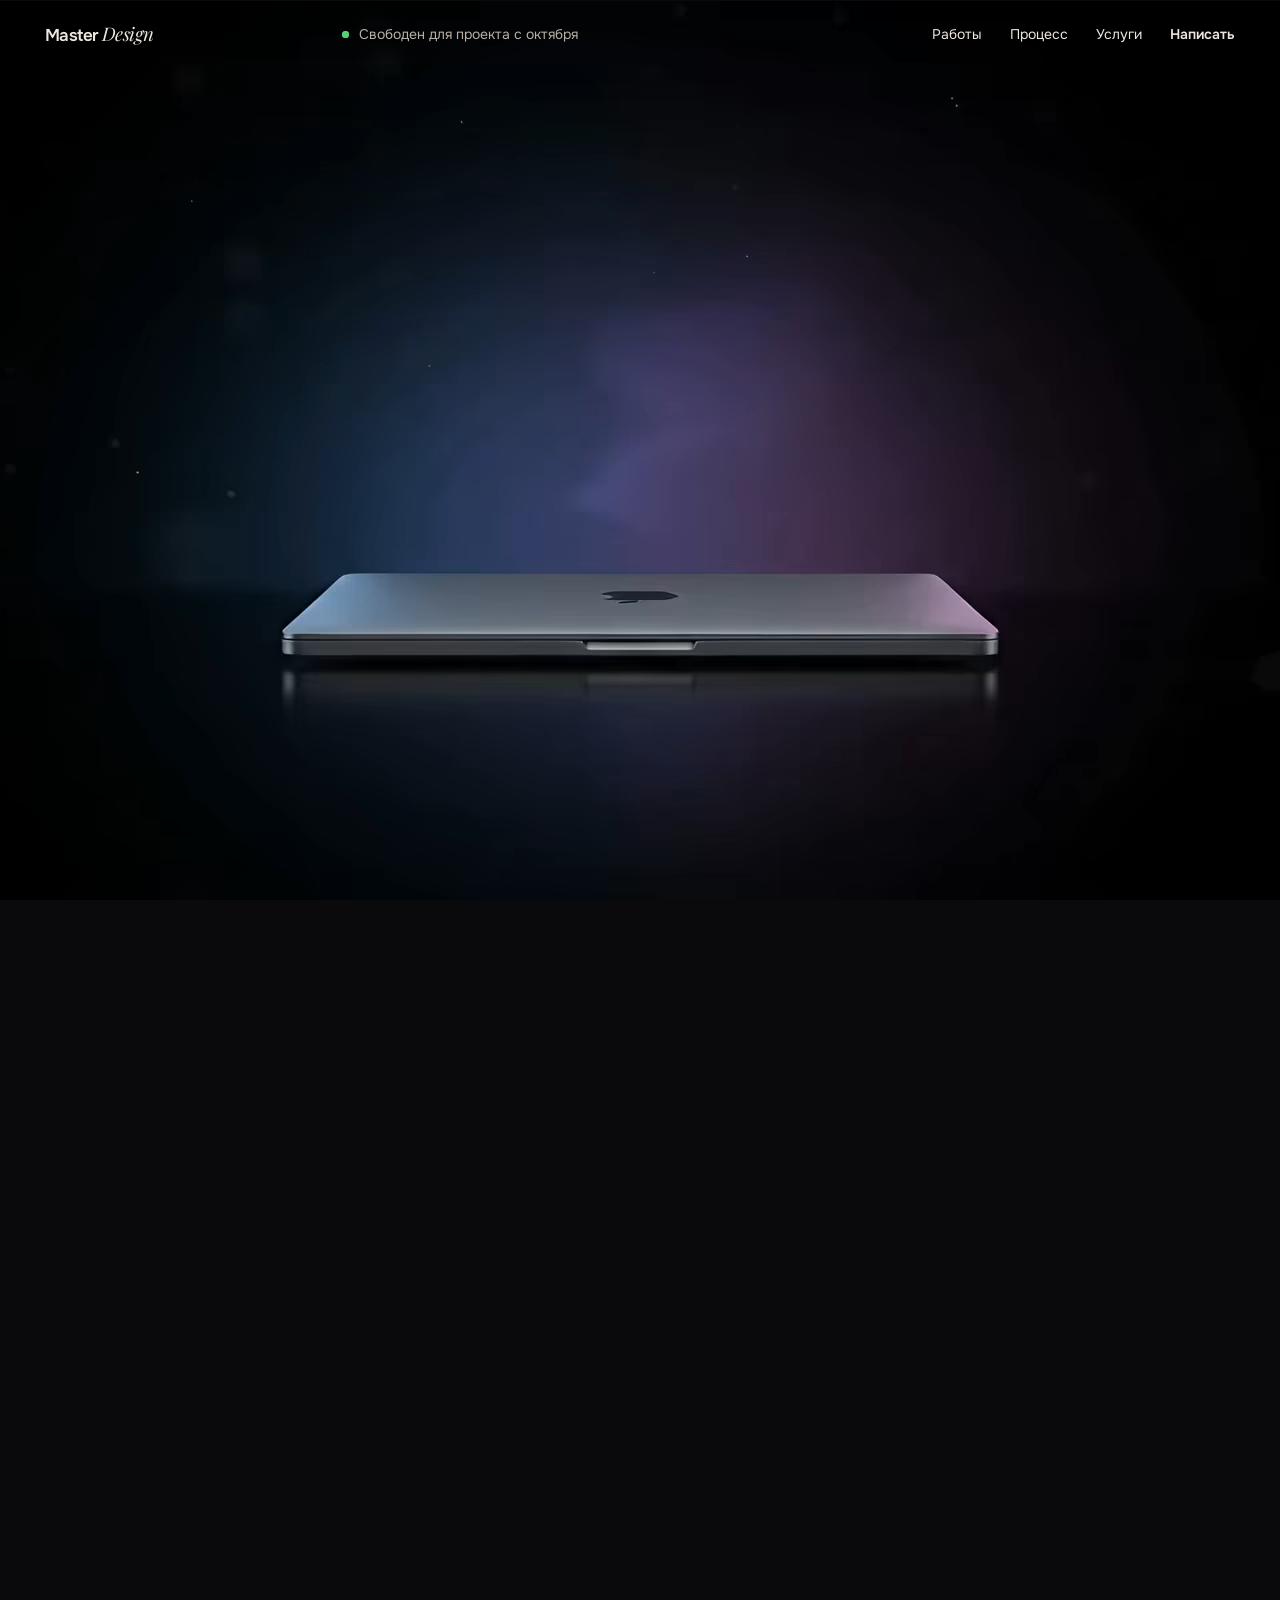
<file: my-version/index.html>
<!DOCTYPE html>
<html lang="ru" class="no-js">
<head>
  <meta charset="utf-8">
  <script>document.documentElement.classList.replace('no-js', 'js');</script>
  <meta name="viewport" content="width=device-width, initial-scale=1, viewport-fit=cover">
  <title>Master Design - сайты, которые работают на вас</title>
  <meta name="description" content="Разработка сайтов, лендингов и интернет-магазинов на MODX. Дизайн, код и анимация в одних руках. Портфолио и процесс работы.">
  <meta name="theme-color" content="#0a0a0c">
  <meta name="color-scheme" content="dark">
  <link rel="icon" href="../assets/images/favicon/favicon.svg" type="image/svg+xml">
  <link rel="preload" href="fonts/onest-cyrillic-wght-normal.woff2" as="font" type="font/woff2" crossorigin>
  <link rel="preload" href="../assets/video/hero/poster.avif" as="image" type="image/avif" fetchpriority="high">
  <link rel="stylesheet" href="style.css">
  <script src="../assets/js/vendor/gsap.min.js" defer></script>
  <script src="../assets/js/vendor/ScrollTrigger.min.js" defer></script>
  <script src="../assets/js/vendor/ScrollSmoother.min.js" defer></script>
  <script src="../assets/js/vendor/SplitText.min.js" defer></script>
  <script src="script.js" defer></script>
</head>
<body>
  <!-- Прелоадер: крупный счётчик, без логотипа-анимации -->
  <div class="loader js-loader" role="status" aria-label="Загрузка">
    <p class="loader__name">Master Design</p>
    <p class="loader__note">Собираю сайт из кадров</p>
    <p class="loader__count"><span class="js-loader-count">0</span></p>
    <span class="loader__bar js-loader-bar" aria-hidden="true"></span>
  </div>

  <div class="cursor js-cursor" aria-hidden="true"><span class="cursor__label js-cursor-label"></span></div>

  <header class="top">
    <a class="top__logo" href="#intro">Master<em>Design</em></a>
    <p class="top__status"><span class="top__dot" aria-hidden="true"></span>Свободен для проекта с октября</p>
    <nav class="top__nav" aria-label="Навигация">
      <a href="#work">Работы</a>
      <a href="#process">Процесс</a>
      <a href="#services">Услуги</a>
      <a class="top__cta" href="#contact">Написать</a>
    </nav>
    <span class="top__progress js-progress" aria-hidden="true"></span>
  </header>

  <div id="smooth-wrapper">
    <div id="smooth-content">
      <main>

        <!-- 1. Интро: ноутбук открывается, на экране включаются работы, камера входит в экран -->
        <section class="intro js-intro" id="intro" aria-labelledby="intro-title">
          <div class="intro__stage js-stage">
            <picture class="intro__poster">
              <source srcset="../assets/video/hero/poster.avif" type="image/avif">
              <img src="../assets/video/hero/poster.webp" width="1600" height="900" alt="" fetchpriority="high">
            </picture>
            <video class="intro__video js-video"
                   data-src-desktop="../assets/video/hero/hero-1920.mp4"
                   data-src-mobile="../assets/video/hero/hero-1280.mp4"
                   muted playsinline preload="none" disablepictureinpicture aria-hidden="true" tabindex="-1"></video>

            <!-- Слой поверх экрана ноутбука: координаты экрана измерены по кадрам видео -->
            <div class="screen js-screen" aria-hidden="true">
              <div class="screen__shot js-shot"><img src="../assets/images/portfolio/osvetim-800.webp" alt=""><span>OSVETIM · интернет-магазин</span></div>
              <div class="screen__shot js-shot"><img src="../assets/images/portfolio/interriors-800.webp" alt=""><span>YMG Design · лендинг</span></div>
              <div class="screen__shot js-shot"><img src="../assets/images/portfolio/tech-800.webp" alt=""><span>T-E-CH · корпоративный сайт</span></div>
              <div class="screen__shot js-shot"><img src="../assets/images/portfolio/fudok-800.webp" alt=""><span>FUDOK · сайт бренда</span></div>
              <p class="screen__final js-screen-final">Избранные <em>работы</em></p>
            </div>

            <h1 class="intro__title" id="intro-title">
              <span class="intro__line intro__line--left js-line-left">Сайты, которые</span>
              <span class="intro__line intro__line--right js-line-right"><em>работают</em> на вас</span>
            </h1>
            <div class="intro__foot js-intro-foot">
              <p>Лендинги, корпоративные сайты и интернет-магазины на MODX. Дизайн, код и анимация - в одних руках.</p>
              <p class="intro__hint" aria-hidden="true">Листайте</p>
            </div>
          </div>
        </section>

        <!-- 2. Работы: горизонтальная лента (десктоп) / список (телефон) -->
        <section class="work js-work" id="work" aria-labelledby="work-title">
          <h2 class="visually-hidden" id="work-title">Избранные работы</h2>
          <div class="work__track js-track">
            <p class="work__intro" aria-hidden="true">Избранные <em>работы</em></p>
            <article class="project" data-cursor="Открыть">
              <a class="project__media" href="https://o-svetim.ru/" target="_blank" rel="noopener">
                <picture>
                  <source type="image/avif" srcset="../assets/images/portfolio/osvetim-800.avif 800w, ../assets/images/portfolio/osvetim-1600.avif 1600w" sizes="(min-width: 1024px) 55vw, 100vw">
                  <img src="../assets/images/portfolio/osvetim-1600.webp" width="1600" height="770" alt="Главная страница интернет-магазина освещения OSVETIM" loading="lazy">
                </picture>
                <span class="visually-hidden">(откроется в новой вкладке)</span>
              </a>
              <div class="project__info">
                <p class="project__index">01 / 04</p>
                <h3 class="project__name">OSVETIM</h3>
                <p class="project__niche">Интернет-магазин дизайнерского освещения</p>
                <p class="project__text">Каталог из 450+ моделей, которому доверяет премиальная аудитория: тёмная подача как в шоуруме, быстрые фильтры, интерьерные фото.</p>
                <p class="project__stack">MODX · miniShop2 · GSAP</p>
              </div>
            </article>
            <article class="project" data-cursor="Открыть">
              <a class="project__media" href="https://master2048.github.io/interriors-design.com/" target="_blank" rel="noopener">
                <picture>
                  <source type="image/avif" srcset="../assets/images/portfolio/interriors-800.avif 800w, ../assets/images/portfolio/interriors-1600.avif 1600w" sizes="(min-width: 1024px) 55vw, 100vw">
                  <img src="../assets/images/portfolio/interriors-1600.webp" width="1600" height="770" alt="Первый экран сайта студии интерьеров YMG Design" loading="lazy">
                </picture>
                <span class="visually-hidden">(откроется в новой вкладке)</span>
              </a>
              <div class="project__info">
                <p class="project__index">02 / 04</p>
                <h3 class="project__name">YMG Design</h3>
                <p class="project__niche">Лендинг студии дизайна интерьеров</p>
                <p class="project__text">Сайт в эстетике самих интерьеров: видео на первом экране, спокойная типографика, путь от портфолио к заявке в два клика.</p>
                <p class="project__stack">HTML · CSS · JS · GSAP</p>
              </div>
            </article>
            <article class="project" data-cursor="Открыть">
              <a class="project__media" href="https://t-e-ch.com/" target="_blank" rel="noopener">
                <picture>
                  <source type="image/avif" srcset="../assets/images/portfolio/tech-800.avif 800w, ../assets/images/portfolio/tech-1600.avif 1600w" sizes="(min-width: 1024px) 55vw, 100vw">
                  <img src="../assets/images/portfolio/tech-1600.webp" width="1600" height="770" alt="Корпоративный сайт поставщика промышленной продукции T-E-CH" loading="lazy">
                </picture>
                <span class="visually-hidden">(откроется в новой вкладке)</span>
              </a>
              <div class="project__info">
                <p class="project__index">03 / 04</p>
                <h3 class="project__name">T-E-CH</h3>
                <p class="project__niche">Корпоративный сайт, B2B-поставки</p>
                <p class="project__text">Строгий сайт для отделов закупок: каталог по направлениям и короткий путь до заявки на подбор оборудования.</p>
                <p class="project__stack">MODX · FormIt · SEO</p>
              </div>
            </article>
            <article class="project" data-cursor="Открыть">
              <a class="project__media" href="https://fudok.ru/" target="_blank" rel="noopener">
                <picture>
                  <source type="image/avif" srcset="../assets/images/portfolio/fudok-800.avif 800w, ../assets/images/portfolio/fudok-1600.avif 1600w" sizes="(min-width: 1024px) 55vw, 100vw">
                  <img src="../assets/images/portfolio/fudok-1600.webp" width="1600" height="770" alt="Сайт бренда программных решений FUDOK" loading="lazy">
                </picture>
                <span class="visually-hidden">(откроется в новой вкладке)</span>
              </a>
              <div class="project__info">
                <p class="project__index">04 / 04</p>
                <h3 class="project__name">FUDOK</h3>
                <p class="project__niche">Сайт бренда программных продуктов</p>
                <p class="project__text">Цельное лицо бренда: фирменный градиент, крупный знак, понятная навигация для клиентов и партнёров.</p>
                <p class="project__stack">HTML · CSS · JS</p>
              </div>
            </article>
          </div>
        </section>

        <!-- 3. Манифест -->
        <section class="manifesto" aria-labelledby="manifesto-title">
          <h2 class="visually-hidden" id="manifesto-title">Подход</h2>
          <p class="manifesto__text js-manifesto">
            Я не делаю «просто красиво». Каждый экран отвечает на вопрос клиента, каждая анимация ведёт взгляд к кнопке, а каждая <em>секунда загрузки</em> на счету.
          </p>
        </section>

        <!-- 4. Процесс: видео закреплено и перематывается шагами -->
        <section class="process js-process" id="process" aria-labelledby="process-title">
          <div class="process__media">
            <div class="process__sticky">
              <video class="process__video js-video-process"
                     data-src-desktop="../assets/video/character/character-1920.mp4"
                     data-src-mobile="../assets/video/character/character-1280.mp4"
                     poster="../assets/video/character/poster.webp"
                     muted playsinline preload="none" disablepictureinpicture aria-hidden="true" tabindex="-1"></video>
            </div>
          </div>
          <div class="process__steps">
            <h2 class="process__title" id="process-title">Как я <em>работаю</em></h2>
            <ol class="process__list" role="list">
              <li class="step js-step">
                <p class="step__time">1-2 дня</p>
                <h3 class="step__name">Разбираюсь в бизнесе</h3>
                <p class="step__text">Созвон, конкуренты, аудитория. Фиксируем цель сайта, структуру, срок и цену - до начала работ.</p>
              </li>
              <li class="step js-step">
                <p class="step__time">3-7 дней</p>
                <h3 class="step__name">Проектирую и рисую</h3>
                <p class="step__text">Сначала прототип и тексты, потом дизайн для телефона и десктопа. Вы согласуете каждый шаг.</p>
              </li>
              <li class="step js-step">
                <p class="step__time">5-10 дней</p>
                <h3 class="step__name">Собираю и оживляю</h3>
                <p class="step__text">Чистый код, анимация без потери скорости, подключение MODX, форм и аналитики.</p>
              </li>
              <li class="step js-step">
                <p class="step__time">1 день + 30 дней</p>
                <h3 class="step__name">Запускаю и остаюсь рядом</h3>
                <p class="step__text">Перенос на хостинг, обучение работе с админкой, месяц бесплатных исправлений.</p>
              </li>
            </ol>
          </div>
        </section>

        <!-- 5. Услуги -->
        <section class="services" id="services" aria-labelledby="services-title">
          <h2 class="services__title" id="services-title">Что я <em>делаю</em></h2>
          <ul class="services__list" role="list">
            <li class="service">
              <h3 class="service__name">Лендинг</h3>
              <p class="service__text">Одна страница под рекламу или запуск: структура по воронке, анимация, формы, аналитика.</p>
              <p class="service__time">от 10 дней</p>
            </li>
            <li class="service">
              <h3 class="service__name">Корпоративный сайт</h3>
              <p class="service__text">Многостраничный сайт на MODX с удобной админкой: услуги, кейсы, блог.</p>
              <p class="service__time">от 3 недель</p>
            </li>
            <li class="service">
              <h3 class="service__name">Интернет-магазин</h3>
              <p class="service__text">Каталог с фильтрами, корзина, онлайн-оплата, выгрузка из 1С или МойСклад.</p>
              <p class="service__time">от 5 недель</p>
            </li>
            <li class="service">
              <h3 class="service__name">Доработка</h3>
              <p class="service__text">Ускорение, редизайн, перенос на MODX и поддержка текущего сайта.</p>
              <p class="service__time">по задаче</p>
            </li>
          </ul>
          <p class="services__note">Стоимость называю после короткого созвона: без шаблонных прайсов и скрытых доплат.</p>
        </section>

        <!-- 6. FAQ -->
        <section class="faq" aria-labelledby="faq-title">
          <h2 class="faq__title" id="faq-title">Коротко <em>о важном</em></h2>
          <div class="faq__list">
            <details class="faq__item"><summary>Почему MODX, а не Tilda?</summary><p>MODX не ограничивает дизайн, быстро работает и безопасен. Тексты, цены и фото вы меняете сами, без программиста.</p></details>
            <details class="faq__item"><summary>Как устроена оплата?</summary><p>По этапам и по договору. Предоплата, остаток - после приёмки готового сайта.</p></details>
            <details class="faq__item"><summary>Сайт будет виден в поиске?</summary><p>Базовая SEO-оптимизация входит в каждый проект: структура, мета-теги, микроразметка, скорость, адаптив.</p></details>
            <details class="faq__item"><summary>Можно переделать мой сайт?</summary><p>Да. Сначала аудит скорости, SEO и удобства, потом редизайн или перенос с сохранением позиций в поиске.</p></details>
          </div>
        </section>

        <!-- 7. Контакт -->
        <section class="contact" id="contact" aria-labelledby="contact-title">
          <h2 class="contact__title" id="contact-title">Есть <em>задача?</em></h2>
          <a class="contact__mail" href="mailto:mail@example.com" data-cursor="Написать">mail@example.com</a>
          <div class="contact__row">
            <a href="https://t.me/username" target="_blank" rel="noopener">Telegram</a>
            <a href="https://wa.me/79000000000" target="_blank" rel="noopener">WhatsApp</a>
            <a href="tel:+79000000000">+7 900 000-00-00</a>
          </div>
          <form class="form js-form" action="#" method="post" novalidate>
            <input class="form__hp" type="text" name="website" tabindex="-1" autocomplete="off" aria-hidden="true">
            <label class="form__field"><span>Имя</span><input name="name" type="text" autocomplete="name" required minlength="2"></label>
            <label class="form__field"><span>Телефон или @telegram</span><input name="contact" type="text" required></label>
            <label class="form__field form__field--wide"><span>Что нужно сделать</span><input name="message" type="text"></label>
            <button class="form__submit" type="submit">Отправить</button>
            <p class="form__status js-form-status" role="status" aria-live="polite"></p>
          </form>
        </section>
      </main>

      <footer class="foot">
        <p>© 2026 Master Design</p>
        <p><a href="../privacy.html">Политика конфиденциальности</a></p>
        <p><a href="#intro">Наверх</a></p>
      </footer>
    </div>
  </div>
</body>
</html>
</file>
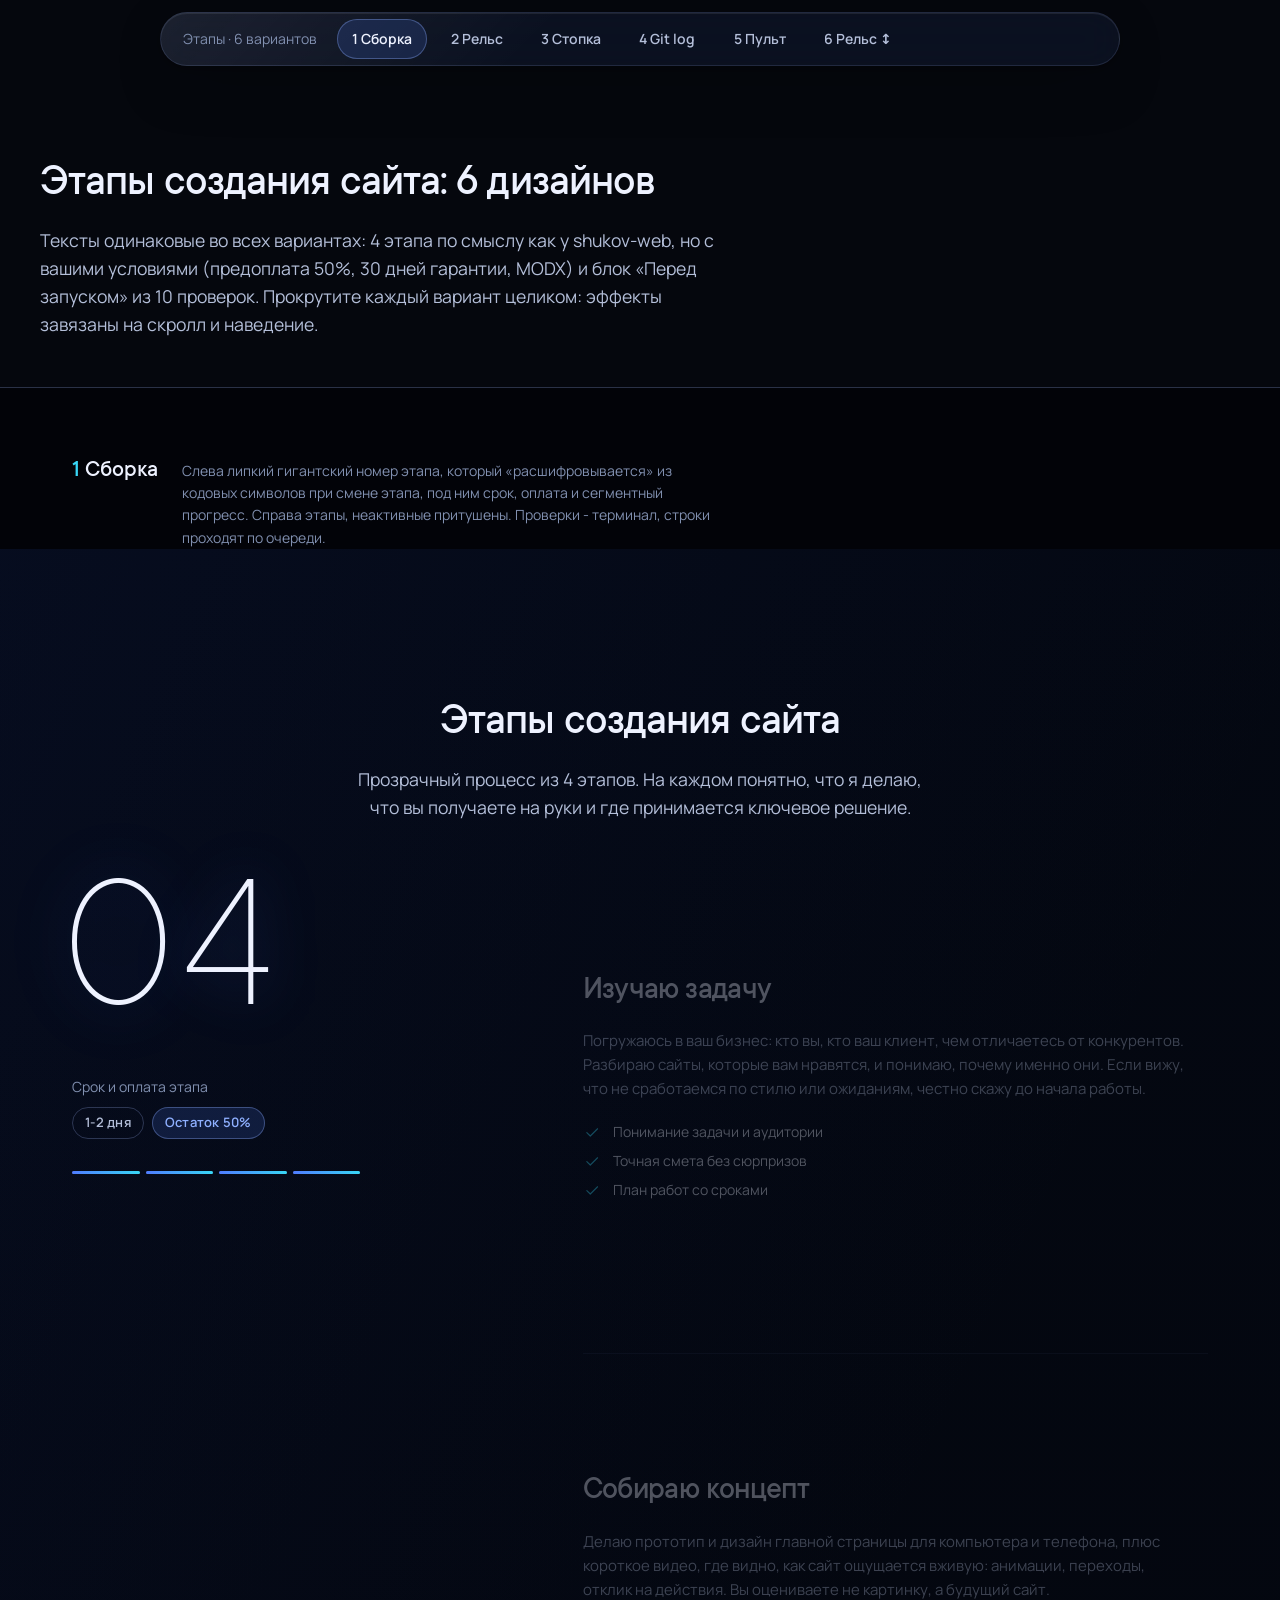
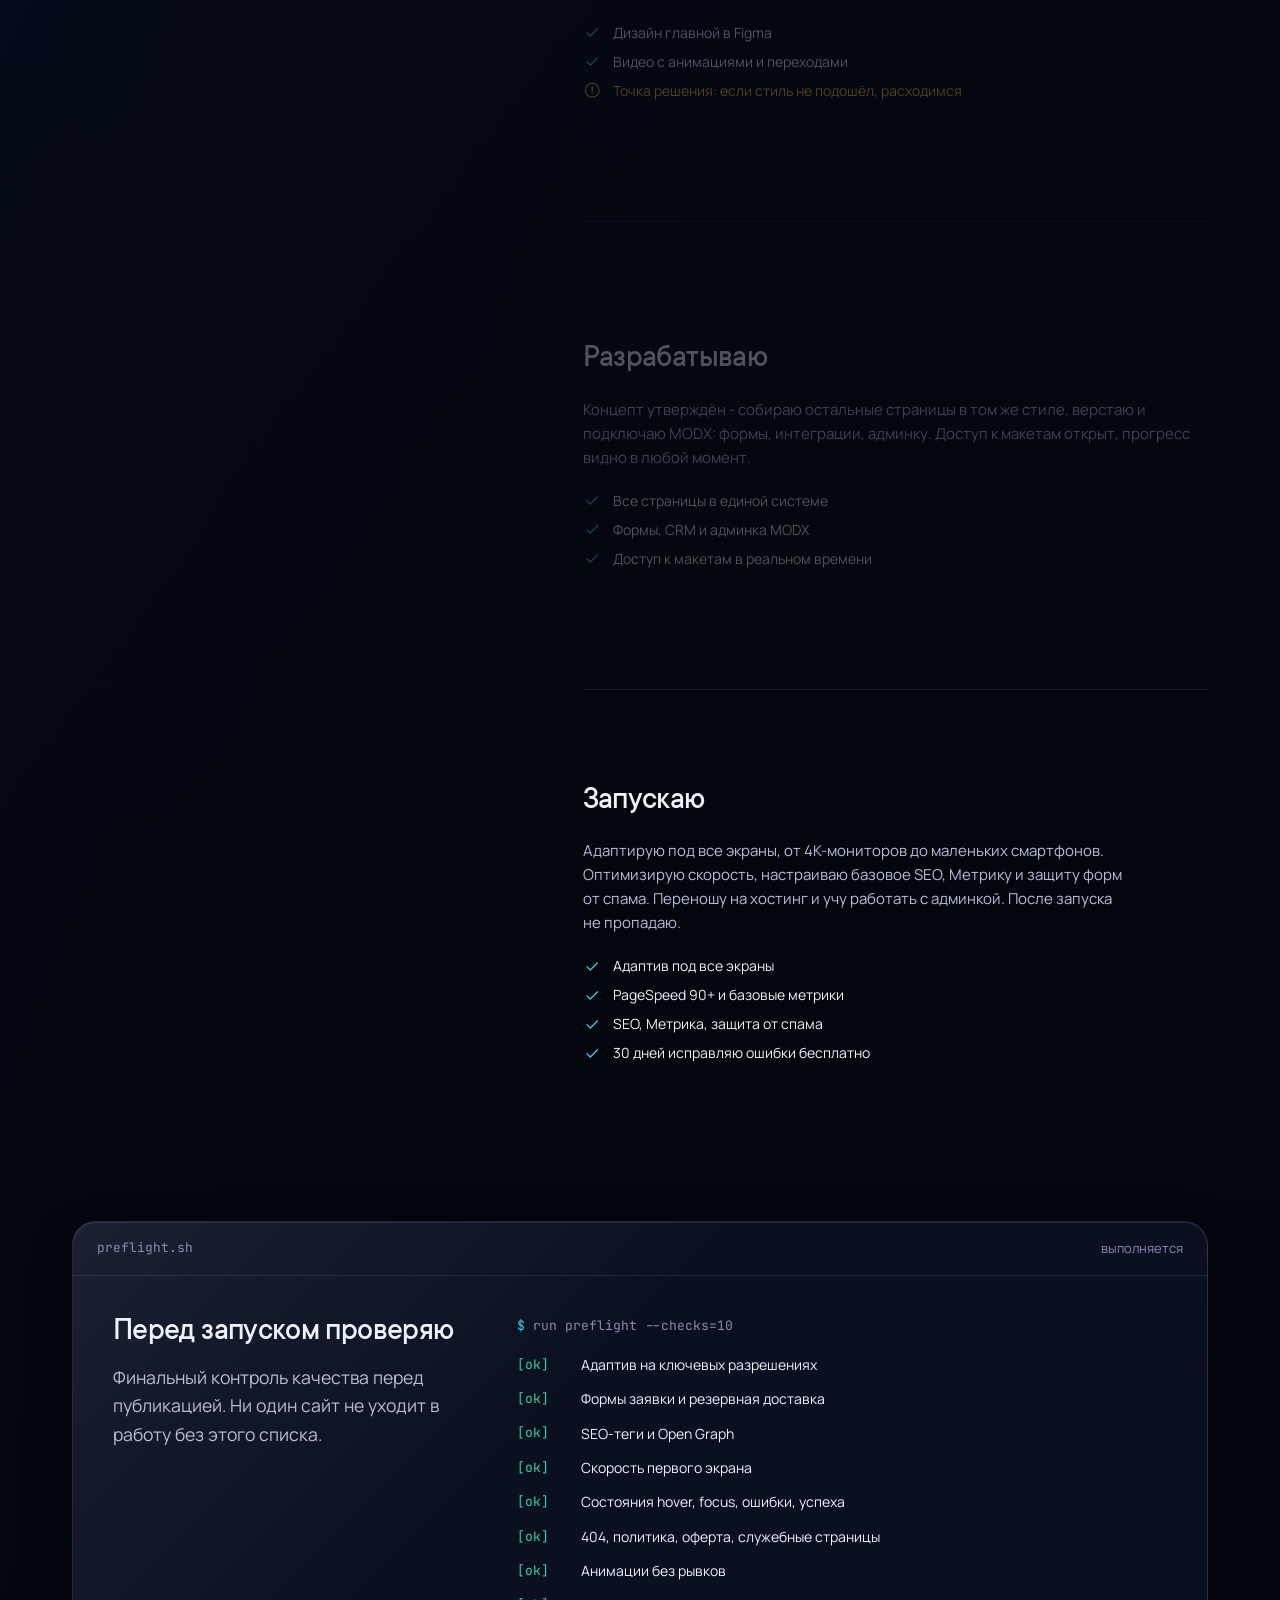
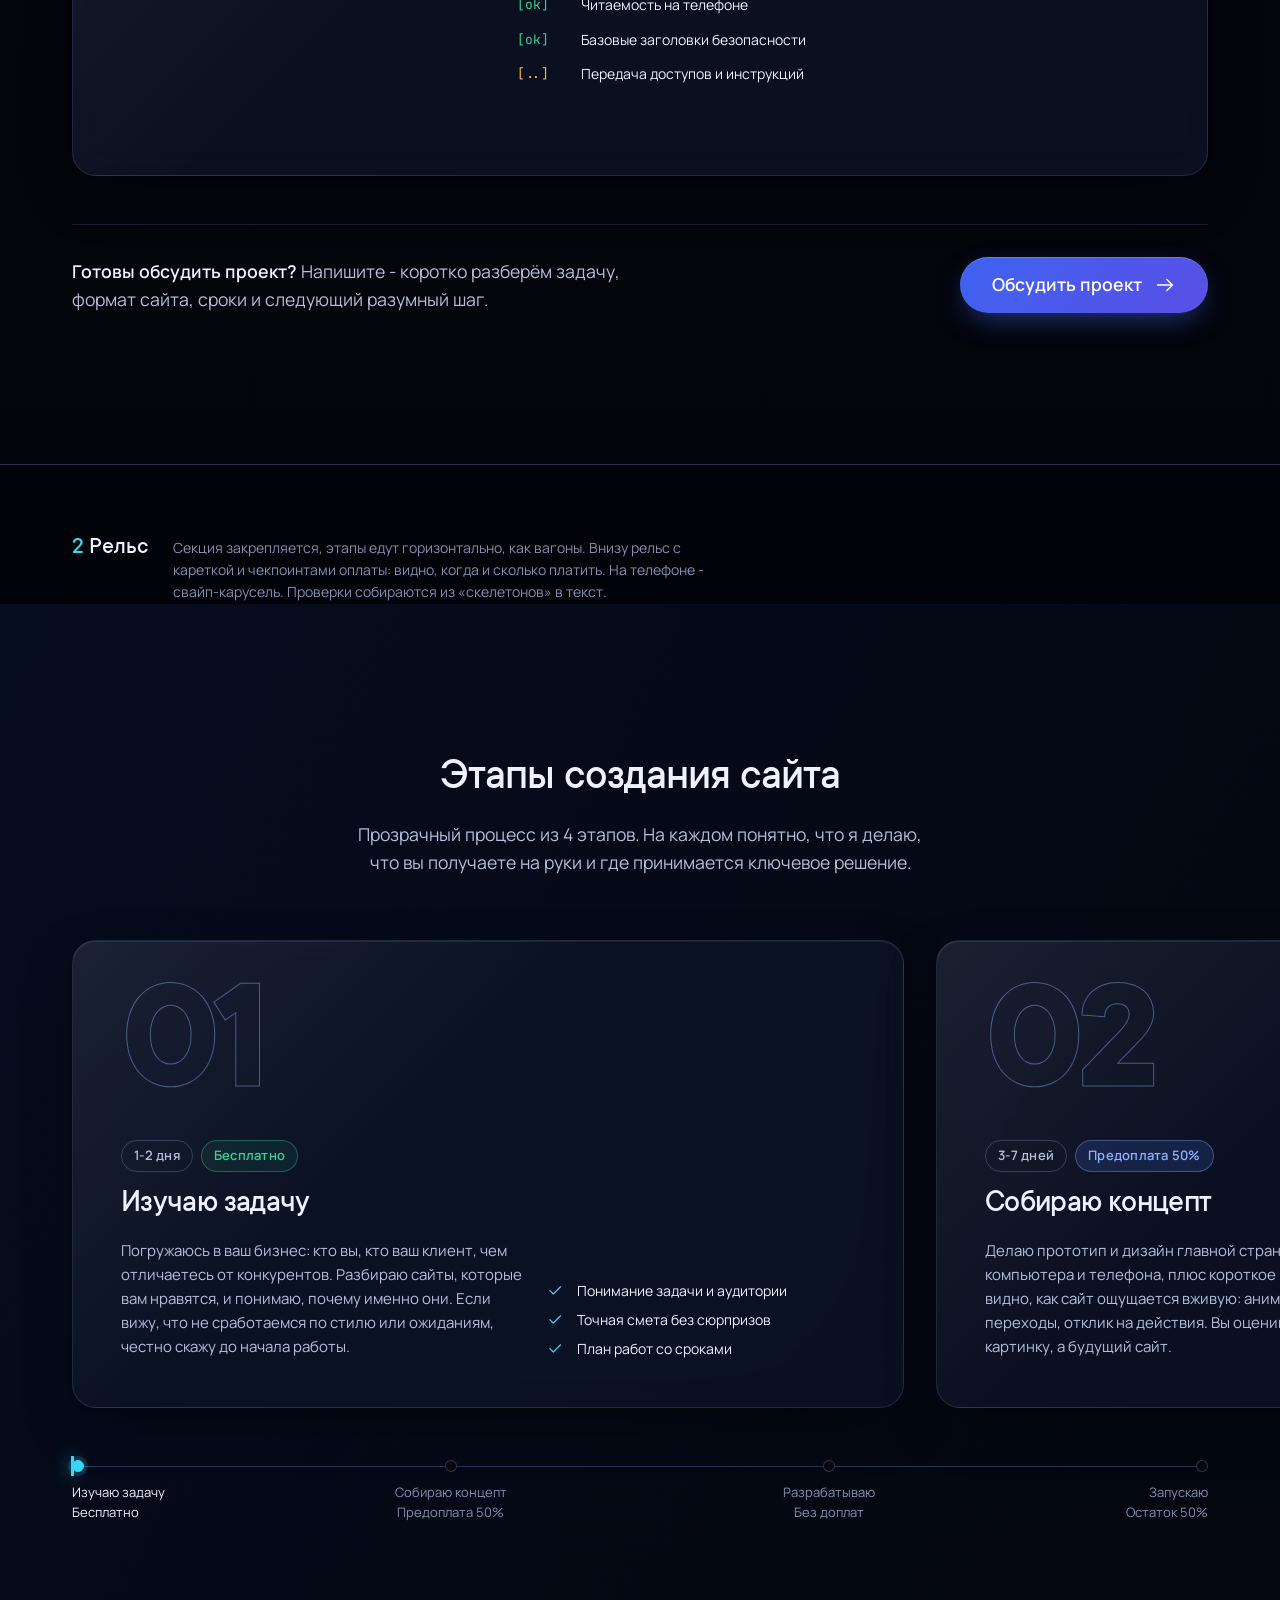
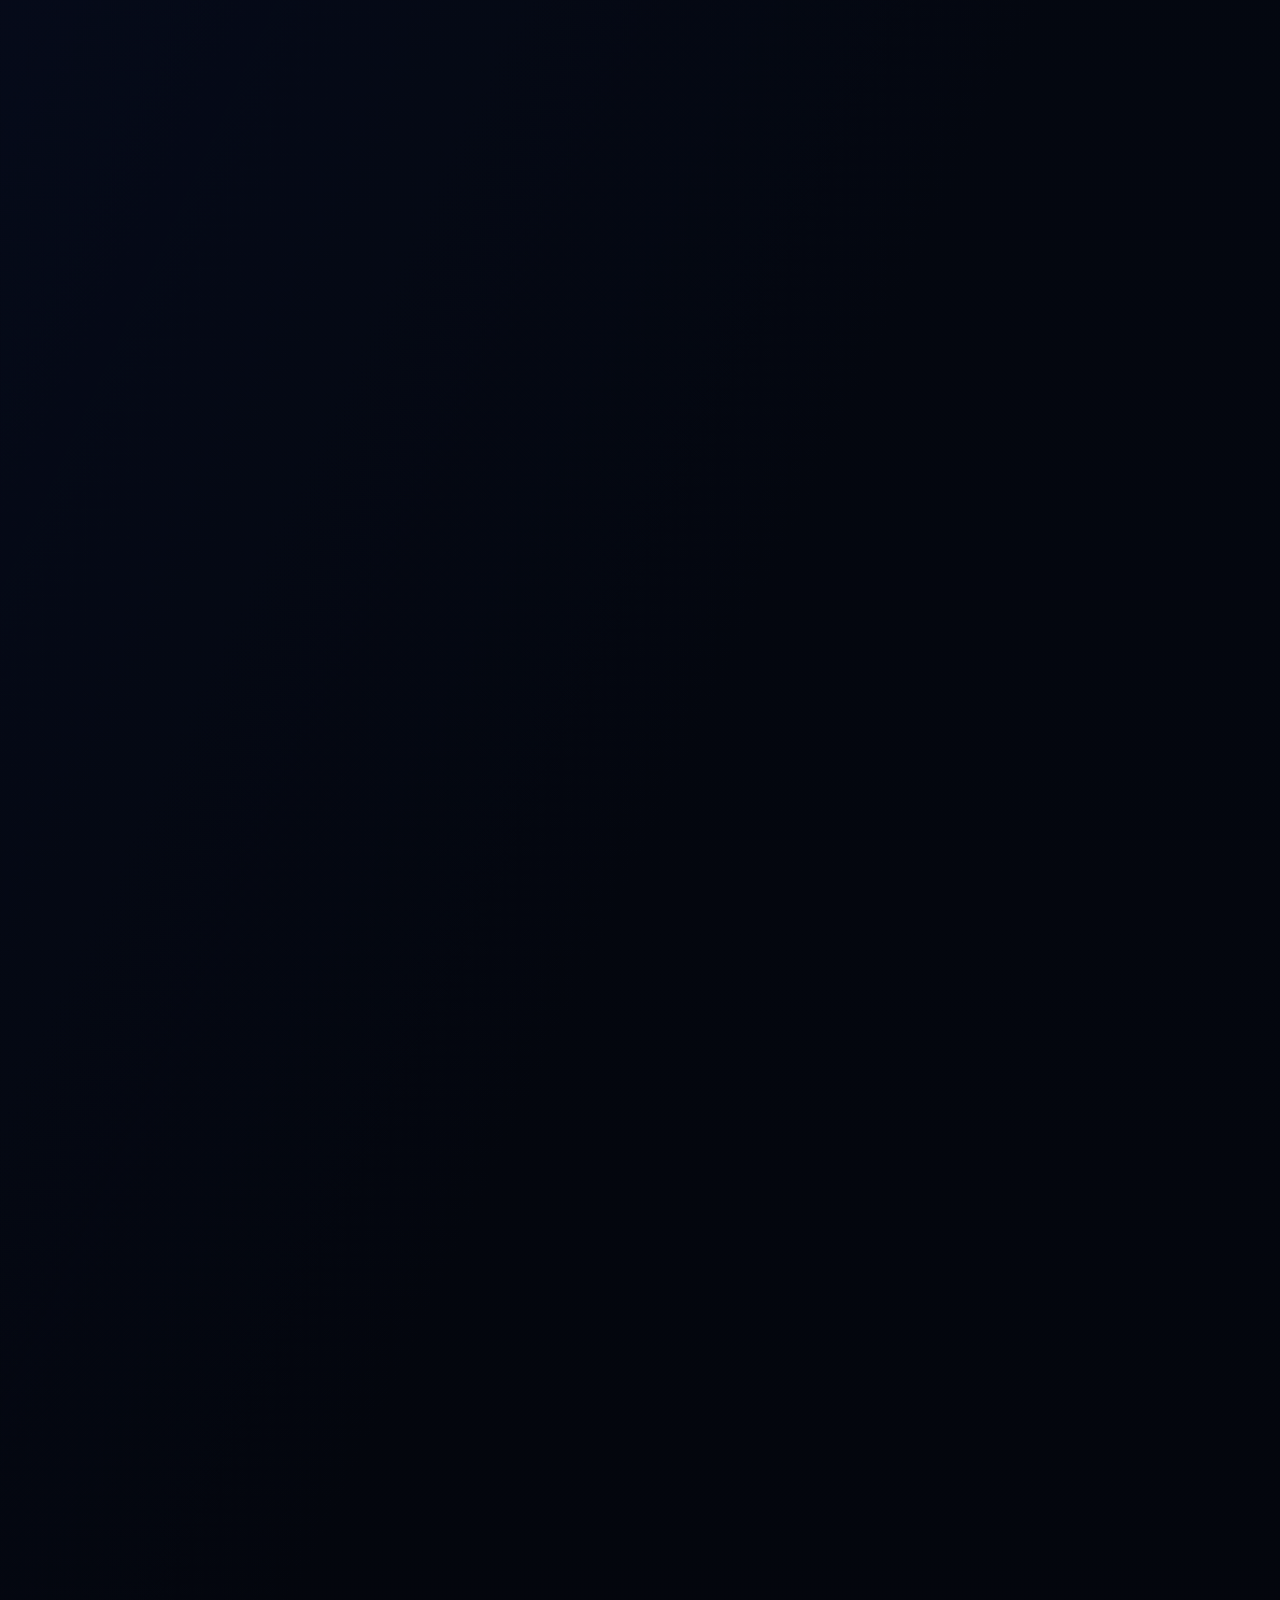
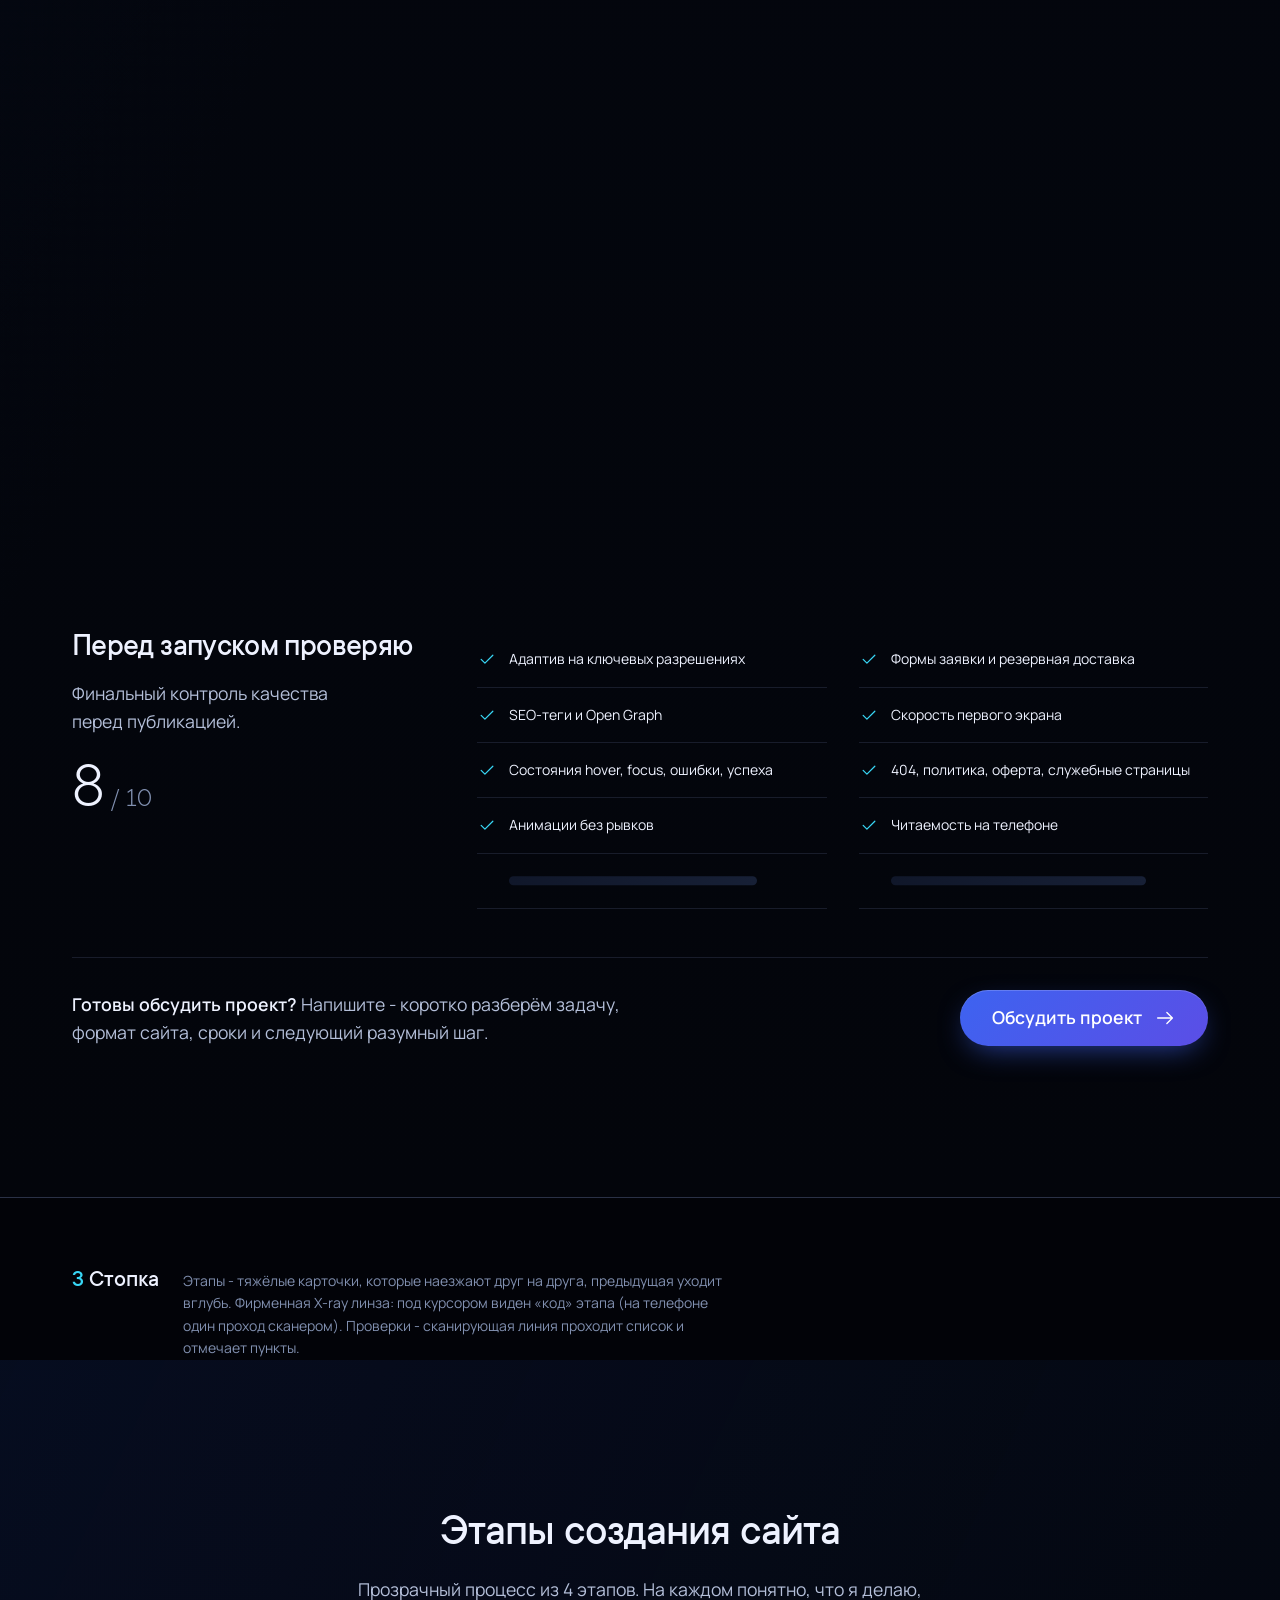
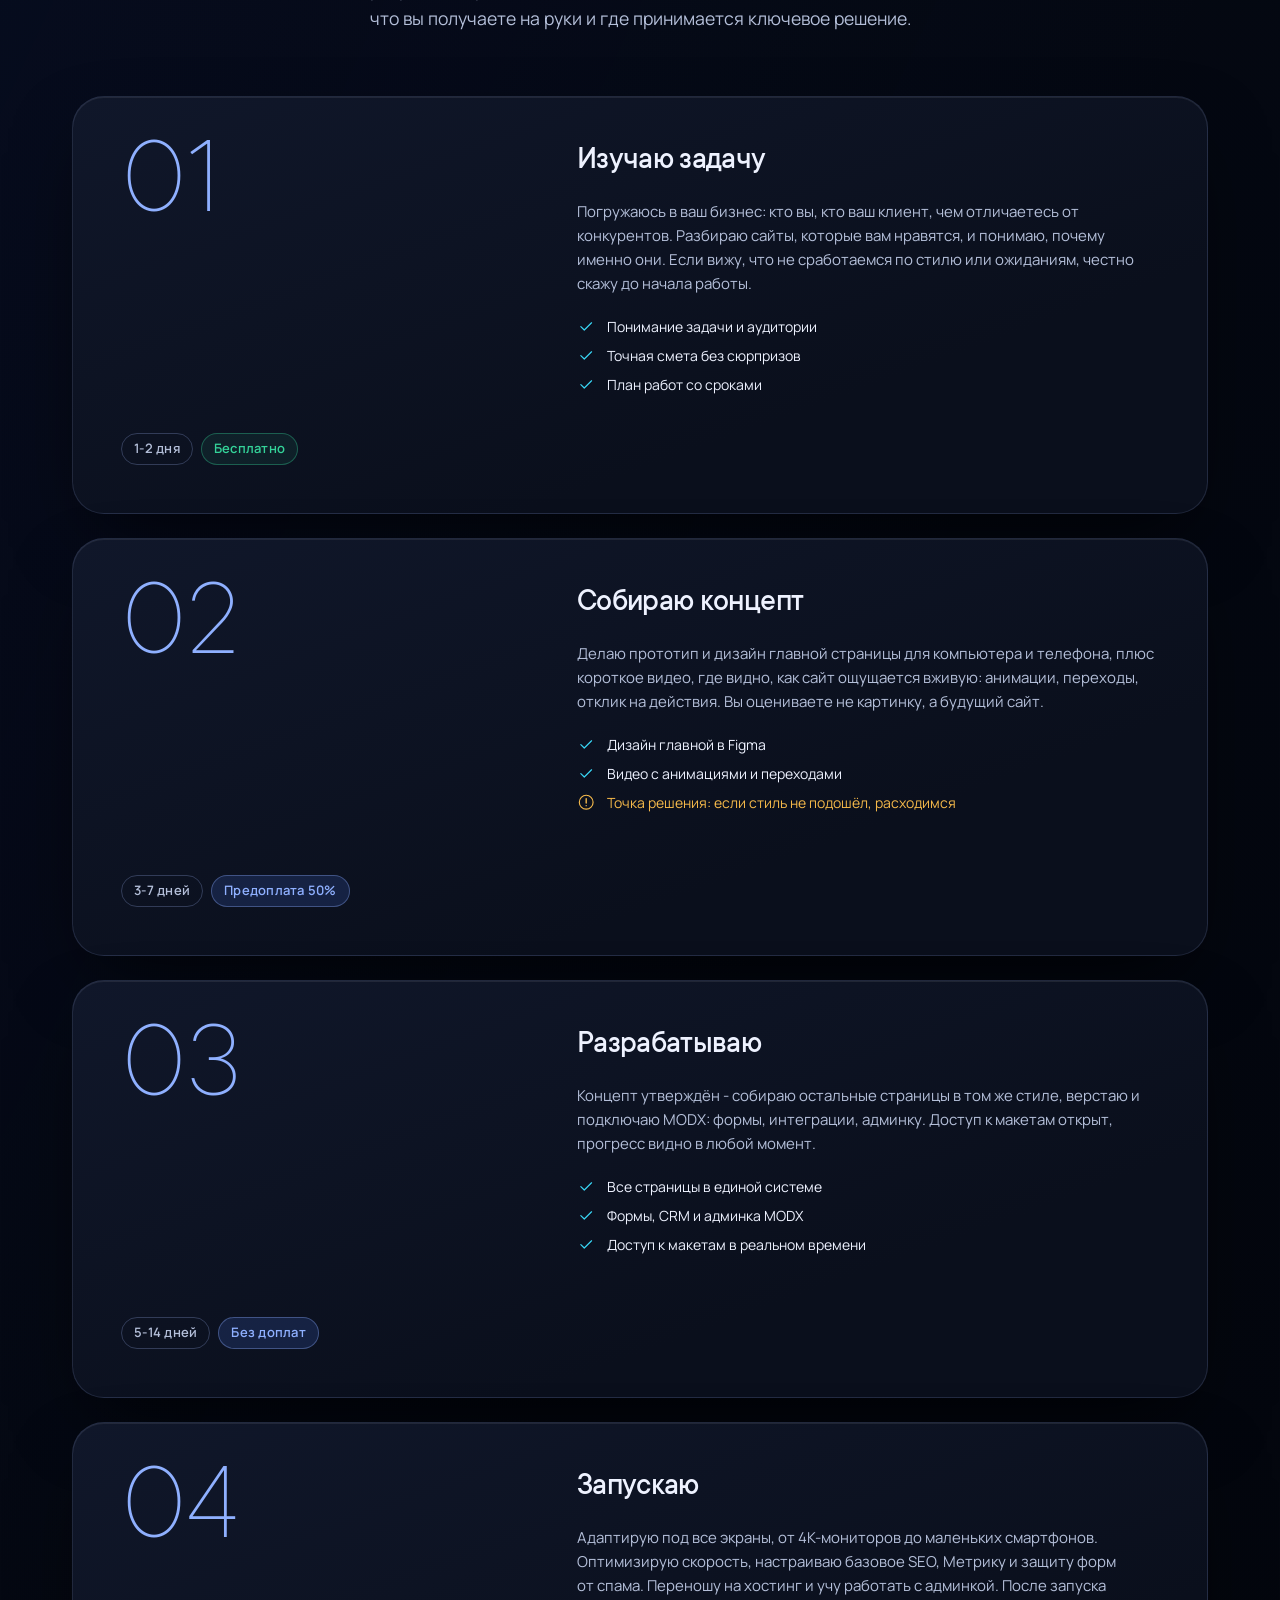
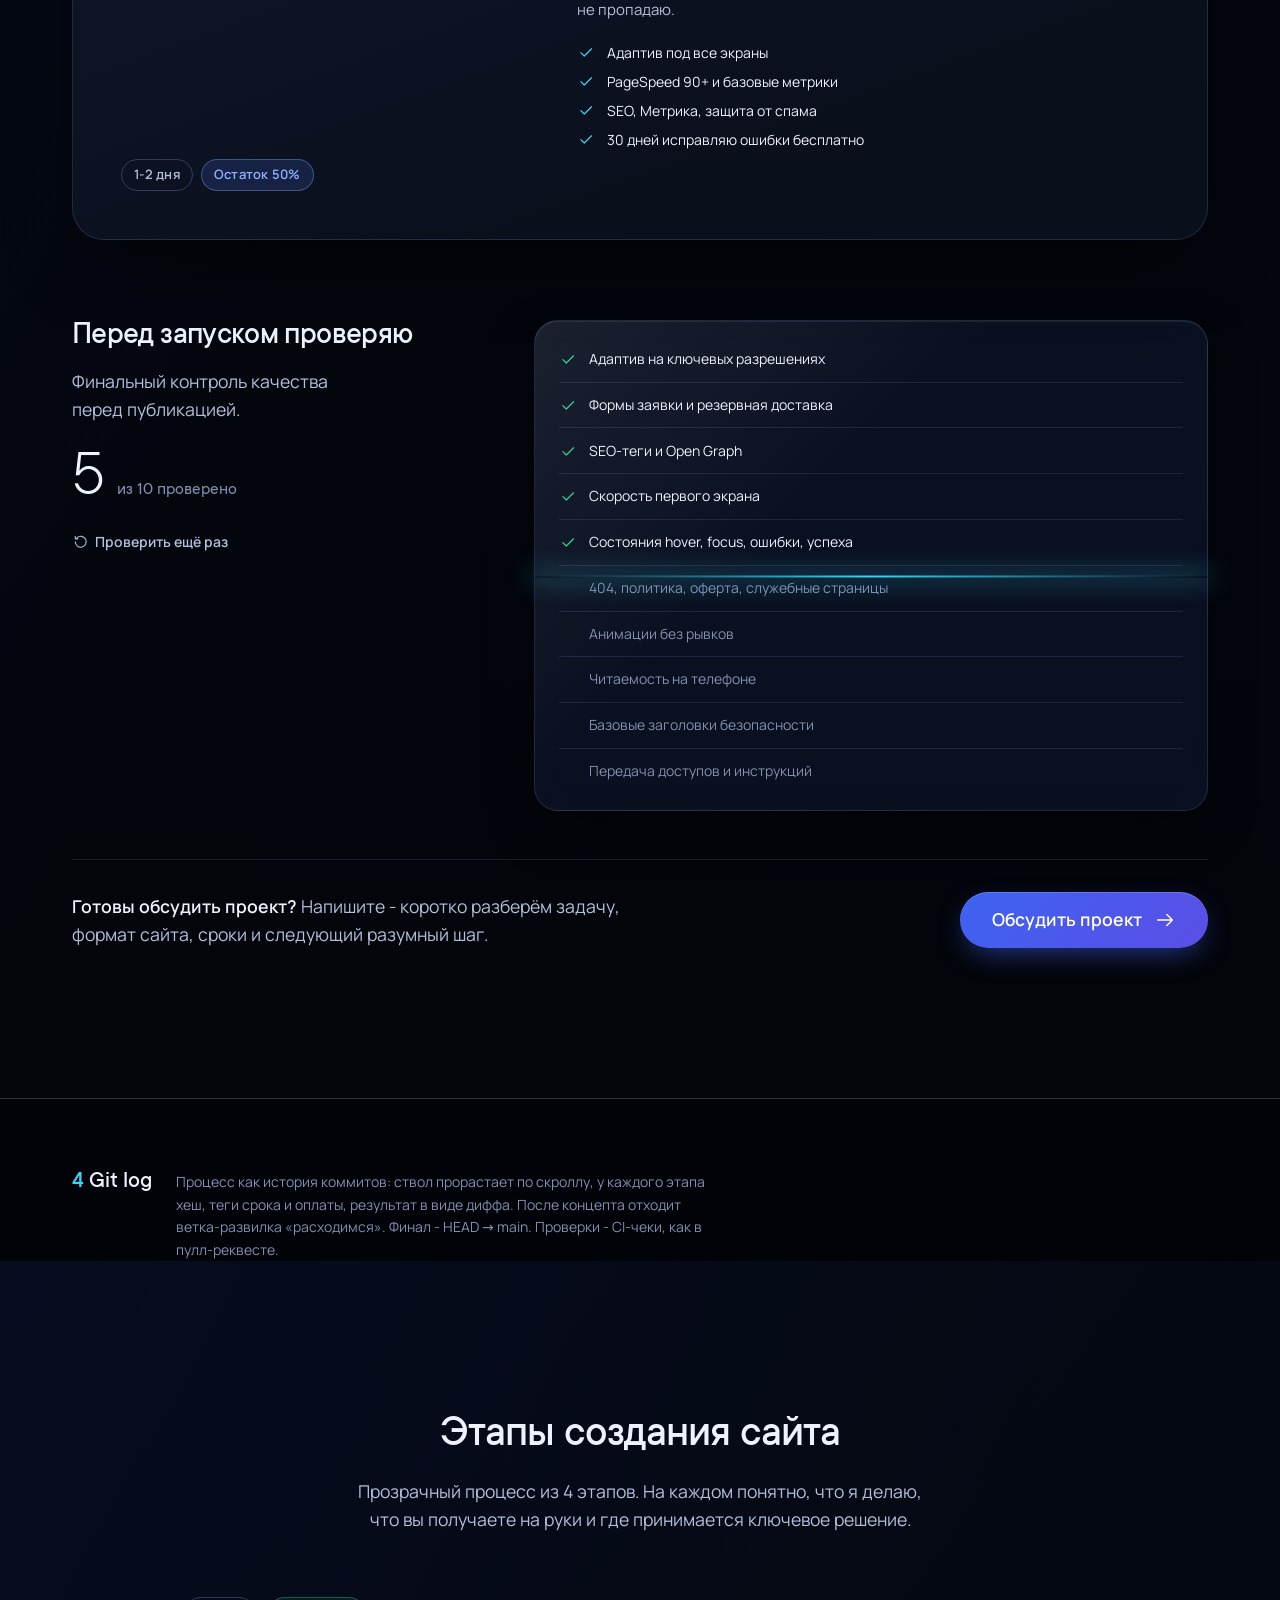
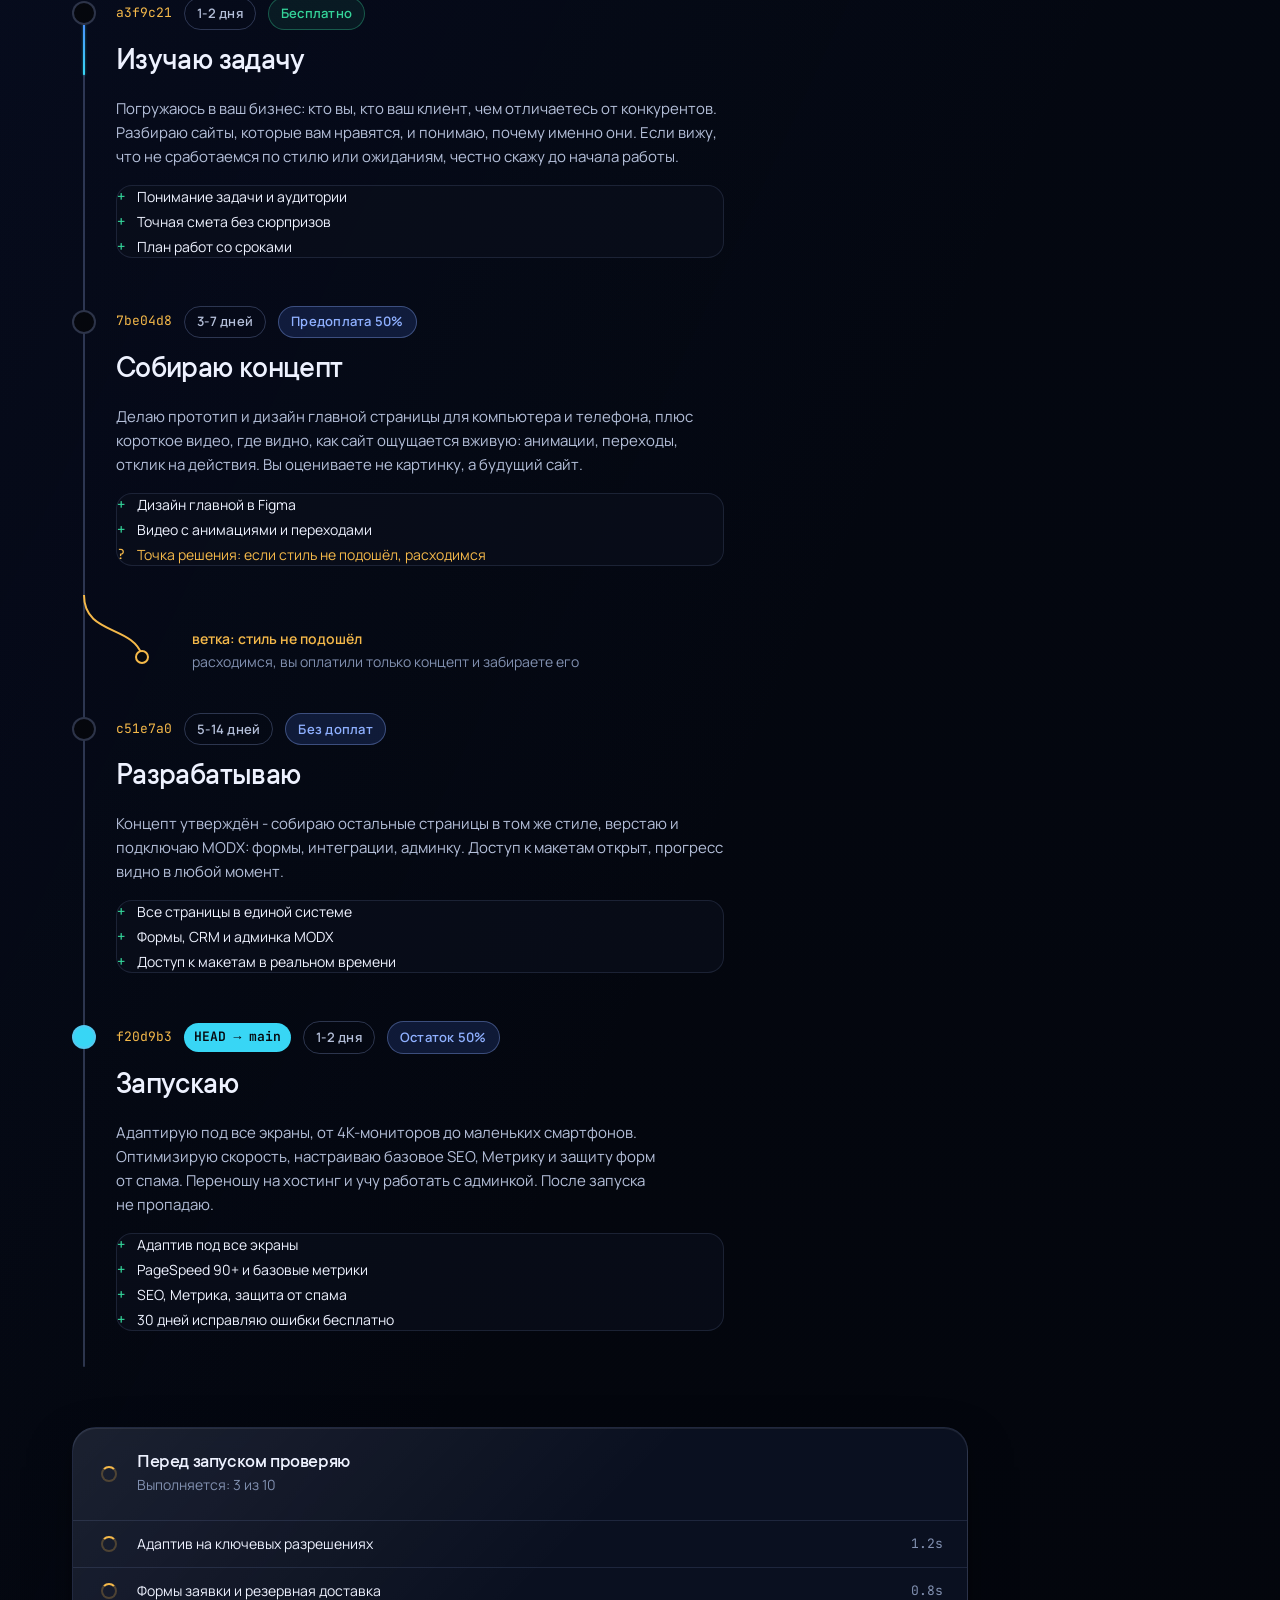
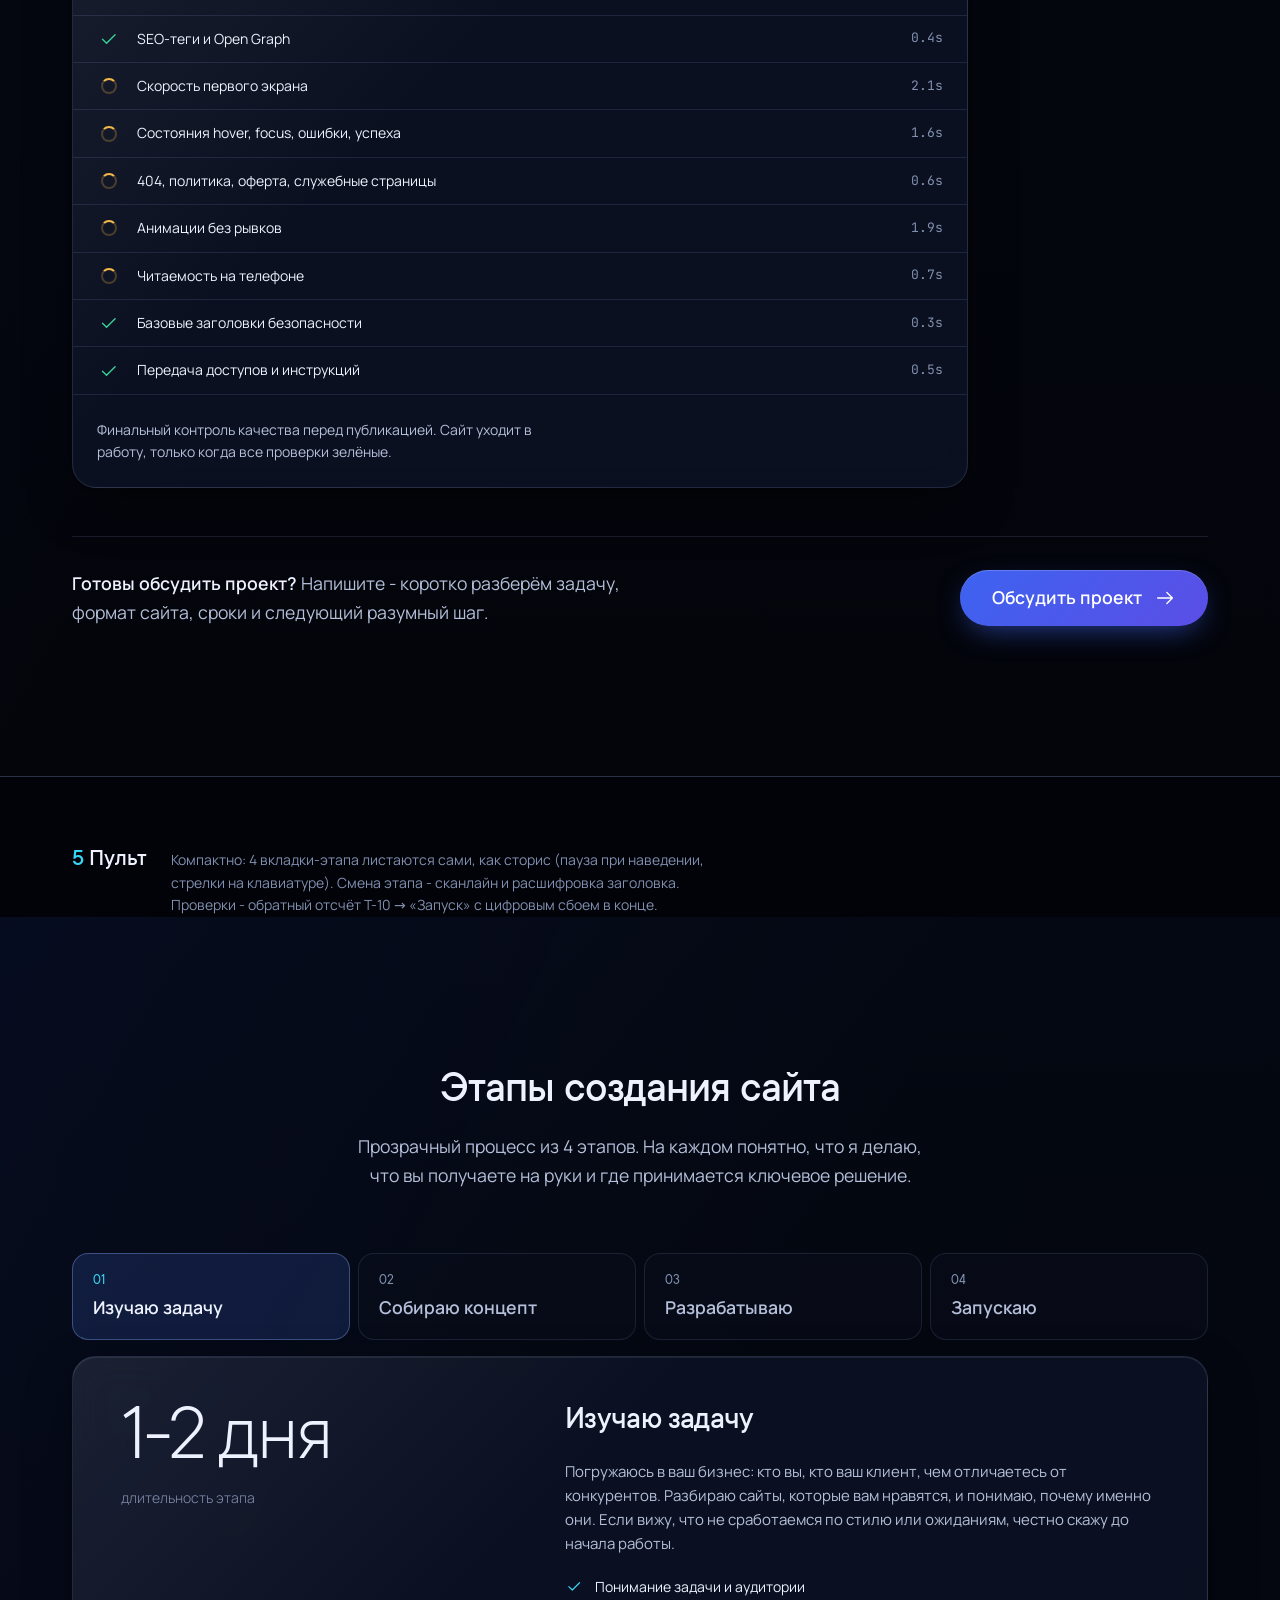
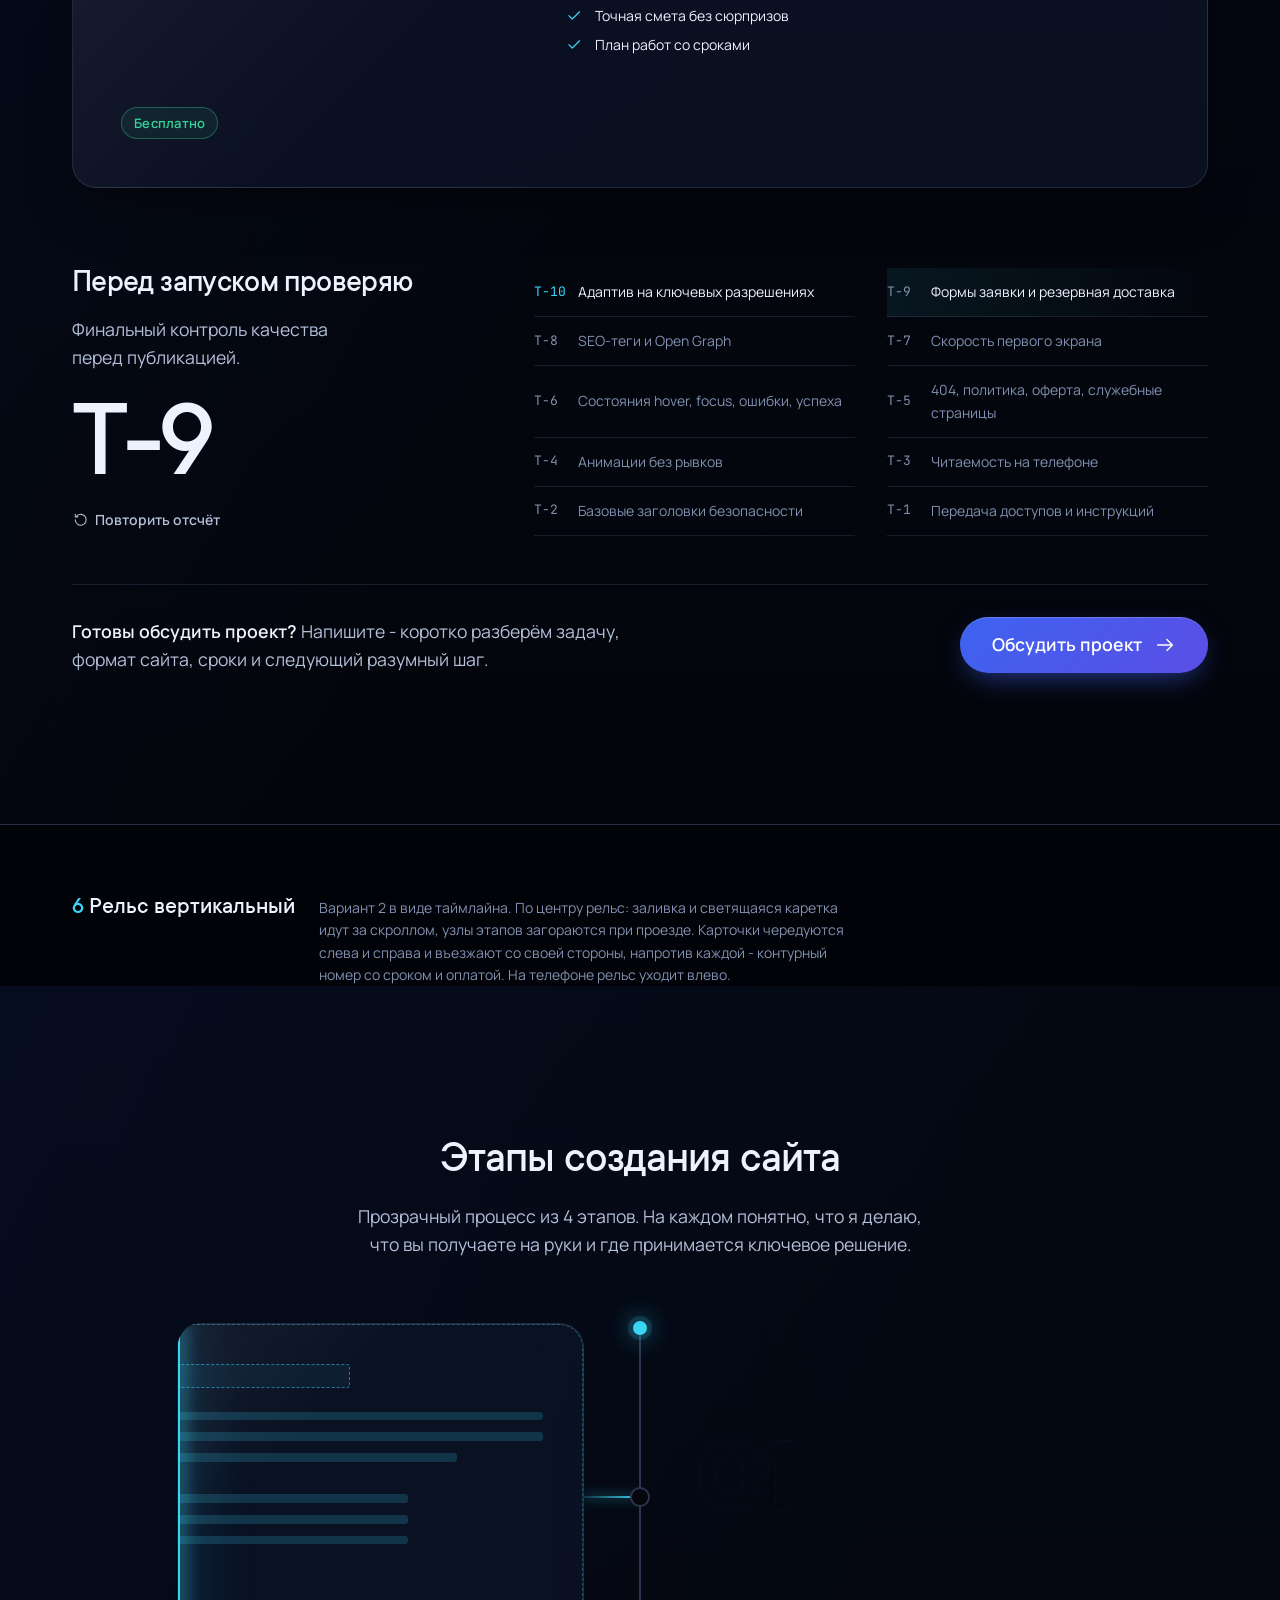
<file: _process-variants.html>
<!doctype html>
<html lang="ru">
<head>
  <meta charset="utf-8">
  <meta name="viewport" content="width=device-width, initial-scale=1">
  <meta name="robots" content="noindex">
  <title>Этапы: 6 вариантов</title>
  <link rel="stylesheet" href="design-tokens.css">
  <link rel="stylesheet" href="style.css">
  <style>
    /* ================= Демо-обвязка (не часть блока) ================= */
    body { overflow-x: clip; }
    .demo-bar {
      position: fixed; inset: 0.75rem 0.75rem auto; z-index: var(--z-navbar);
      display: flex; align-items: center; gap: var(--space-2);
      max-width: 60rem; margin-inline: auto; padding: 0.375rem;
      border-radius: var(--radius-pill);
      overflow-x: auto; scrollbar-width: none;
    }
    .demo-bar::-webkit-scrollbar { display: none; }
    .demo-bar__title { padding: 0 var(--space-3) 0 var(--space-4); font-size: var(--fs-small); color: var(--color-text-muted); white-space: nowrap; }
    .demo-bar a {
      flex: none; padding: 0.55rem 0.95rem; border-radius: var(--radius-pill);
      font-size: var(--fs-small); font-weight: var(--fw-semibold); color: var(--color-text-secondary);
      text-decoration: none; white-space: nowrap;
      transition: background-color var(--duration-hover) var(--ease-hover), color var(--duration-hover) var(--ease-hover);
    }
    .demo-bar a:hover { color: var(--color-text-primary); }
    .demo-bar a.is-active { background: var(--color-accent-soft); color: var(--color-text-primary); box-shadow: inset 0 0 0 1px rgba(143, 176, 255, 0.35); }

    .demo-intro { padding: calc(var(--space-32) + var(--space-8)) 0 var(--space-12); }
    .demo-intro h1 { font-size: var(--fs-h2); }
    .demo-intro p { max-width: var(--measure); margin-top: var(--space-4); color: var(--color-text-secondary); }

    .demo-label {
      border-top: 1px solid var(--color-line-strong);
      padding: var(--space-16) 0 0;
      background: var(--color-bg-deep);
    }
    .demo-label__row { display: flex; flex-wrap: wrap; align-items: baseline; gap: var(--space-2) var(--space-6); }
    .demo-label__name { font-family: var(--font-display); font-size: var(--fs-h4); font-weight: var(--fw-display); }
    .demo-label__name b { color: var(--color-accent-3); font-weight: var(--fw-display); }
    .demo-label__idea { max-width: 60ch; color: var(--color-text-muted); font-size: var(--fs-small); }

    /* ================= Общее для всех вариантов ================= */
    .pv {
      background:
        linear-gradient(115deg, rgba(20, 40, 110, 0.14) 0%, transparent 50%),
        linear-gradient(180deg, #040812 0%, #03050b 100%);
    }
    .pv .section-head { margin-bottom: clamp(var(--space-10), 5vw, var(--space-16)); }
    .section-head--center { max-width: 44rem; margin-inline: auto; justify-items: center; text-align: center; gap: var(--space-4); }
    .section-head--center .section-title { text-wrap: balance; }
    .section-head--center .section-lead { max-width: 38rem; font-size: var(--fs-body); line-height: var(--lh-body); text-wrap: balance; }
    .pv h3 { font-size: clamp(1.375rem, 1.1rem + 1.1vw, 2rem); line-height: var(--lh-heading); }
    .pv-text { color: var(--color-text-secondary); max-width: 38rem; font-size: 0.9375rem; line-height: 1.6; }
    .pv-tags { display: flex; flex-wrap: wrap; gap: var(--space-2); }
    .pv-tag {
      display: inline-flex; align-items: center; gap: 0.4em;
      padding: 0.3rem 0.75rem; border-radius: var(--radius-pill);
      font-size: var(--fs-caption); font-weight: var(--fw-semibold); letter-spacing: 0.02em;
      color: var(--color-text-secondary); border: 1px solid var(--color-line-strong);
    }
    .pv-tag--pay { color: var(--color-accent-text); border-color: rgba(143, 176, 255, 0.35); background: var(--color-accent-soft); }
    .pv-tag--free { color: var(--color-status-available); border-color: rgba(52, 211, 153, 0.35); background: rgba(52, 211, 153, 0.08); }
    .pv-list { display: grid; gap: var(--space-2); }
    .pv-list li { display: flex; gap: var(--space-3); align-items: flex-start; color: var(--color-text-primary); font-size: var(--fs-small); line-height: 1.5; }
    .pv-list .icon { width: 1.15rem; height: 1.15rem; margin-top: 0.08rem; color: var(--color-accent-3); }
    .pv-list li.is-decision { color: var(--color-warning); }
    .pv-list li.is-decision .icon { color: var(--color-warning); }
    .pv-cta { display: flex; flex-wrap: wrap; align-items: center; justify-content: space-between; gap: var(--space-6); margin-top: var(--space-12); padding-top: var(--space-8); border-top: 1px solid var(--color-line); }
    .pv-cta p { max-width: 36rem; color: var(--color-text-secondary); }
    .pv-cta p strong { color: var(--color-text-primary); font-weight: var(--fw-semibold); }
    .pv-launch-title { font-size: var(--fs-h3); }
    .pv-launch-lead { color: var(--color-text-secondary); margin-top: var(--space-3); }
    .mono { font-family: var(--font-mono); }
    .caret { display: inline-block; width: 0.5em; height: 1em; margin-left: 0.15em; vertical-align: -0.12em; background: var(--color-accent-3); box-shadow: 0 0 14px rgba(56, 214, 245, 0.6); animation: pv-blink 1s steps(1) infinite; }
    @keyframes pv-blink { 50% { opacity: 0; } }
    .btn-link { color: var(--color-text-secondary); font-size: var(--fs-small); font-weight: var(--fw-semibold); display: inline-flex; gap: 0.4em; align-items: center; }
    .btn-link:hover { color: var(--color-text-primary); }

    /* =====================================================================
       V1. Сборка: липкий счётчик с расшифровкой + терминал проверок
       ===================================================================== */
    .v1__grid { display: grid; gap: var(--space-10); }
    .v1__aside { display: none; }
    .v1-step { padding-block: var(--space-10); border-top: 1px solid var(--color-line); display: grid; gap: var(--space-5); transition: opacity var(--duration-reveal) var(--ease-premium); }
    .v1-step:first-child { border-top: 0; padding-top: 0; }
    .v1-step__head { display: flex; align-items: baseline; gap: var(--space-4); flex-wrap: wrap; }
    .v1-step__num { font-family: var(--font-display); font-weight: 300; font-size: 3rem; line-height: 1; color: var(--color-accent-3); }
    @media (min-width: 1024px) {
      .v1__grid { grid-template-columns: minmax(0, 5fr) minmax(0, 7fr); gap: var(--space-16); }
      .v1__aside { display: block; }
      .v1__sticky { position: sticky; top: 22vh; display: grid; gap: var(--space-8); }
      .v1__num { font-family: var(--font-display); font-weight: 100; font-size: clamp(9rem, 6rem + 8vw, 14rem); line-height: 0.8; letter-spacing: -0.04em; font-variant-numeric: tabular-nums; color: var(--color-text-primary); text-shadow: 0 0 60px rgba(79, 124, 255, 0.35); }
      .v1__num span { display: inline-block; min-width: 0.55em; }
      .v1__num span.is-noise { color: var(--color-accent-3); }
      .v1__meta { display: grid; gap: var(--space-2); }
      .v1__meta-label { font-size: var(--fs-small); color: var(--color-text-muted); }
      .v1__rail { display: grid; grid-template-columns: repeat(4, 1fr); gap: 6px; max-width: 18rem; }
      .v1__rail i { height: 3px; border-radius: 2px; background: var(--color-line-strong); position: relative; overflow: hidden; }
      .v1__rail i::after { content: ""; position: absolute; inset: 0; background: linear-gradient(90deg, var(--color-accent), var(--color-accent-3)); transform: scaleX(0); transform-origin: left; transition: transform var(--duration-reveal) var(--ease-premium); }
      .v1__rail i.is-on::after { transform: scaleX(1); }
      .v1-step__head { display: none; }
      .v1-step { padding-block: var(--space-16); min-height: 52vh; align-content: center; }
      .v1-step:not(.is-active) { opacity: 0.32; }
    }
    /* терминал */
    .v1-term { margin-top: var(--space-16); padding: 0; overflow: hidden; }
    .v1-term__bar { display: flex; justify-content: space-between; align-items: center; gap: var(--space-4); padding: var(--space-4) var(--space-6); border-bottom: 1px solid var(--color-line); font-size: var(--fs-caption); color: var(--color-text-muted); }
    .v1-term__body { padding: var(--space-6); display: grid; gap: var(--space-8); }
    @media (min-width: 900px) { .v1-term__body { grid-template-columns: minmax(0, 4fr) minmax(0, 7fr); padding: var(--space-10); } }
    .v1-term__lines { display: grid; gap: 0.15rem; font-size: var(--fs-small); }
    .v1-term__cmd { color: var(--color-text-muted); font-size: var(--fs-caption); margin-bottom: var(--space-3); }
    .v1-term__cmd b { color: var(--color-accent-3); font-weight: 400; }
    .v1-line { display: grid; grid-template-columns: 3.25rem 1fr; gap: var(--space-3); align-items: center; padding: 0.3rem 0; opacity: 0.28; transition: opacity 300ms var(--ease-hover); }
    .v1-line.is-run, .v1-line.is-ok { opacity: 1; }
    .v1-line__st { font-family: var(--font-mono); font-size: var(--fs-caption); color: var(--color-text-muted); }
    .v1-line.is-run .v1-line__st { color: var(--color-warning); }
    .v1-line.is-ok .v1-line__st { color: var(--color-status-available); }
    .v1-term__final { margin-top: var(--space-4); font-weight: var(--fw-semibold); color: var(--color-text-primary); opacity: 0; transition: opacity 400ms var(--ease-hover); }
    .v1-term__final.is-on { opacity: 1; }

    /* =====================================================================
       V2. Рельс: горизонтальный трек с чекпоинтами оплаты
       ===================================================================== */
    .v2 { overflow: hidden; }
    .v2__viewport { overflow-x: auto; scroll-snap-type: x mandatory; scrollbar-width: none; padding-inline: var(--gutter); margin-inline: calc(var(--gutter) * -1); }
    .v2__viewport::-webkit-scrollbar { display: none; }
    .v2__track { display: flex; gap: var(--space-4); width: max-content; }
    .v2-panel { scroll-snap-align: center; width: min(86vw, 52rem); padding: var(--space-8) var(--space-6); display: grid; gap: var(--space-5); align-content: start; }
    .v2-panel__num { font-family: var(--font-display); font-weight: 700; font-size: clamp(5rem, 3rem + 9vw, 11rem); line-height: 0.8; color: transparent; -webkit-text-stroke: 1px rgba(143, 176, 255, 0.45); letter-spacing: -0.04em; }
    .v2-panel__cols { display: grid; gap: var(--space-6); }
    @media (min-width: 768px) { .v2-panel { padding: var(--space-12); } .v2-panel__cols { grid-template-columns: 1.3fr 1fr; } }
    .v2__rail { position: relative; margin-top: var(--space-12); height: 4.5rem; }
    .v2__rail-line { position: absolute; left: 0; right: 0; top: 0.6rem; height: 1px; background: var(--color-line-strong); }
    .v2__rail-fill { position: absolute; left: 0; top: 0.6rem; height: 1px; width: 100%; background: linear-gradient(90deg, var(--color-accent), var(--color-accent-3)); box-shadow: 0 0 12px rgba(56, 214, 245, 0.6); transform: scaleX(var(--p, 0)); transform-origin: left; }
    .v2__rail-caret { position: absolute; top: 0; left: calc(var(--p, 0) * 100%); width: 3px; height: 1.25rem; margin-left: -1px; background: var(--color-accent-3); box-shadow: 0 0 16px rgba(56, 214, 245, 0.9); }
    .v2__cp { position: absolute; top: 0; transform: translateX(-50%); display: grid; justify-items: center; gap: 0.6rem; text-align: center; }
    .v2__cp i { width: 0.75rem; height: 0.75rem; margin-top: 0.25rem; border-radius: 50%; border: 1px solid var(--color-line-strong); background: var(--color-bg); transition: all var(--duration-hover) var(--ease-hover); }
    .v2__cp span { font-size: var(--fs-caption); color: var(--color-text-muted); white-space: nowrap; transition: color var(--duration-hover) var(--ease-hover); }
    .v2__cp.is-on i { border-color: var(--color-accent-3); background: var(--color-accent-3); box-shadow: 0 0 0 4px rgba(56, 214, 245, 0.15); }
    .v2__cp.is-on span { color: var(--color-text-primary); }
    .v2__cp b { font-weight: inherit; }
    .v2__cp-n { display: none; }
    @media (max-width: 767px) { .v2__cp-t { display: none; } .v2__cp-n { display: inline; } }
    .v2__cp:nth-child(4) { transform: none; justify-items: start; text-align: left; }
    .v2__cp:last-child { transform: translateX(-100%); justify-items: end; text-align: right; }
    @media (min-width: 1024px) {
      .v2.is-pinned .v2__viewport { overflow: visible; scroll-snap-type: none; }
      .v2.is-pinned .v2__track { gap: var(--space-8); }
    }
    /* скелетон -> контент */
    .v2-launch { margin-top: var(--space-20); display: grid; gap: var(--space-10); }
    @media (min-width: 1024px) { .v2-launch { grid-template-columns: 1fr 2fr; } }
    .v2-launch__count { font-family: var(--font-display); font-size: var(--fs-h1); font-weight: 300; line-height: 1; margin-top: var(--space-6); font-variant-numeric: tabular-nums; }
    .v2-launch__count small { font-size: 0.4em; color: var(--color-text-muted); }
    .v2-checks { display: grid; gap: 0; }
    @media (min-width: 640px) { .v2-checks { grid-template-columns: 1fr 1fr; column-gap: var(--space-8); } }
    .v2-check { position: relative; display: flex; gap: var(--space-3); align-items: center; padding: var(--space-4) 0; border-bottom: 1px solid var(--color-line); }
    .v2-check__text { color: var(--color-text-primary); font-size: var(--fs-small); clip-path: inset(0 100% 0 0); transition: clip-path 700ms var(--ease-premium); }
    .v2-check__sk { position: absolute; left: 2rem; top: 50%; height: 0.6rem; width: calc(var(--w) * 1%); max-width: calc(100% - 2rem); translate: 0 -50%; border-radius: var(--radius-xs); background: linear-gradient(90deg, var(--color-surface-2) 0%, var(--color-surface-3) 50%, var(--color-surface-2) 100%); background-size: 200% 100%; animation: v2-shimmer 1.4s linear infinite; transform-origin: right; transition: transform 700ms var(--ease-premium), opacity 400ms; }
    @keyframes v2-shimmer { to { background-position: -200% 0; } }
    .v2-check svg { width: 1.25rem; height: 1.25rem; flex: none; color: var(--color-line-strong); transition: color 300ms; }
    .v2-check svg path { stroke-dasharray: 24; stroke-dashoffset: 24; transition: stroke-dashoffset 500ms var(--ease-premium) 200ms; }
    .v2-check.is-done .v2-check__text { clip-path: inset(0 0 0 0); }
    .v2-check.is-done .v2-check__sk { transform: scaleX(0); opacity: 0; }
    .v2-check.is-done svg { color: var(--color-accent-3); }
    .v2-check.is-done svg path { stroke-dashoffset: 0; }

    /* =====================================================================
       V3. Стопка: липкие карточки с X-ray линзой
       ===================================================================== */
    .v3__stack { display: grid; gap: var(--space-6); }
    .v3-card { position: sticky; top: calc(var(--space-20) + var(--i) * 1.1rem); }
    .v3-card__inner {
      position: relative; overflow: hidden; border-radius: var(--radius-xl);
      background: linear-gradient(160deg, var(--color-surface-2), var(--color-surface-1) 70%);
      border: var(--glass-border); box-shadow: var(--glass-highlight), var(--shadow-lg);
      transform-origin: 50% 0; will-change: transform;
    }
    .v3-card__design, .v3-card__xray { padding: var(--space-8) var(--space-6); display: grid; gap: var(--space-6); }
    @media (min-width: 768px) {
      .v3-card__design, .v3-card__xray { grid-template-columns: 1fr 1.4fr; padding: var(--space-12); gap: var(--space-10); min-height: 26rem; }
    }
    .v3-card__lead { display: grid; gap: var(--space-4); align-content: space-between; }
    .v3-card__num { font-family: var(--font-display); font-weight: 100; font-size: clamp(4.5rem, 3rem + 5vw, 8rem); line-height: 0.8; color: var(--color-accent-text); }
    .v3-card__body { display: grid; gap: var(--space-5); align-content: start; }
    .v3-card__dim { position: absolute; inset: 0; background: var(--color-bg-deep); opacity: 0; pointer-events: none; }
    .v3-card__xray {
      --r: 0px; --x: 50%; --y: 50%;
      position: absolute; inset: 0; pointer-events: none;
      background:
        linear-gradient(rgba(56, 214, 245, 0.07) 1px, transparent 1px) 0 0 / 24px 24px,
        linear-gradient(90deg, rgba(56, 214, 245, 0.07) 1px, transparent 1px) 0 0 / 24px 24px,
        #04101a;
      -webkit-mask-image: radial-gradient(circle var(--r) at var(--x) var(--y), #000 97%, transparent 100%);
      mask-image: radial-gradient(circle var(--r) at var(--x) var(--y), #000 97%, transparent 100%);
      font-family: var(--font-mono); font-size: var(--fs-caption); color: rgba(56, 214, 245, 0.85); line-height: 1.8;
    }
    .v3-card__xray .xcol { display: grid; gap: var(--space-3); }
    .v3-card__xray .xcol:first-child { grid-template-rows: 1fr auto; }
    .v3-card__xray .xcol:last-child { grid-template-rows: auto auto 1fr; }
    .v3-card__xray .xb { display: grid; gap: 0.4rem; align-content: start; border: 1px dashed rgba(56, 214, 245, 0.45); border-radius: var(--radius-sm); padding: var(--space-3) var(--space-4); background: rgba(56, 214, 245, 0.03); }
    .v3-card__xray .xb--grow > .xk { font-size: 3rem; line-height: 1; }
    .v3-card__xray .xl { color: #b69cff; font-size: 0.6875rem; }
    .v3-card__xray .xbar { display: block; height: 0.5rem; border-radius: 3px; background: rgba(56, 214, 245, 0.22); }
    .v3-card__ring { position: absolute; left: 0; top: 0; width: 220px; height: 220px; margin: -110px 0 0 -110px; border-radius: 50%; border: 1px solid rgba(56, 214, 245, 0.7); box-shadow: 0 0 30px rgba(56, 214, 245, 0.35), inset 0 0 30px rgba(56, 214, 245, 0.15); opacity: 0; transform: translate(var(--x, 50%), var(--y, 50%)) scale(0.2); transition: transform 600ms var(--ease-premium), opacity 300ms; pointer-events: none; }
    .v3-card.is-lens .v3-card__ring { opacity: 1; transform: translate(var(--x), var(--y)) scale(1); }
    .v3-card__xray .xc { color: var(--color-text-muted); }
    .v3-card__xray .xk { color: #b69cff; }
    @property --r { syntax: "<length>"; inherits: false; initial-value: 0px; }
    .v3-card__xray { transition: --r 600ms var(--ease-premium); }
    .v3-card.is-lens .v3-card__xray { --r: 110px; }
    .v3-card.is-wipe .v3-card__xray { animation: v3-wipe 1.6s var(--ease-in-out) both; -webkit-mask-image: linear-gradient(90deg, transparent calc(var(--wx) - 18%), #000 var(--wx), transparent calc(var(--wx) + 18%)); mask-image: linear-gradient(90deg, transparent calc(var(--wx) - 18%), #000 var(--wx), transparent calc(var(--wx) + 18%)); }
    @property --wx { syntax: "<percentage>"; inherits: false; initial-value: -20%; }
    @keyframes v3-wipe { from { --wx: -20%; } to { --wx: 120%; } }
    /* сканер */
    .v3-scan { margin-top: var(--space-20); display: grid; gap: var(--space-10); }
    @media (min-width: 1024px) { .v3-scan { grid-template-columns: 1fr 1.6fr; align-items: start; } }
    .v3-scan__meter { display: flex; align-items: baseline; gap: var(--space-3); margin-top: var(--space-6); font-family: var(--font-display); }
    .v3-scan__meter b { font-size: var(--fs-h1); font-weight: 300; line-height: 1; font-variant-numeric: tabular-nums; }
    .v3-scan__meter span { color: var(--color-text-muted); }
    .v3-scan__box { position: relative; padding: var(--space-4) var(--space-6); border-radius: var(--radius-lg); }
    .v3-scan__line { position: absolute; left: 0; right: 0; top: 0; height: 2px; background: linear-gradient(90deg, transparent, var(--color-accent-3), transparent); box-shadow: 0 0 24px 4px rgba(56, 214, 245, 0.35); opacity: 0; pointer-events: none; }
    .v3-scan__list li { display: flex; align-items: center; gap: var(--space-3); padding: 0.7rem 0; border-bottom: 1px solid var(--color-line); color: var(--color-text-muted); font-size: var(--fs-small); transition: color 300ms; }
    .v3-scan__list li:last-child { border-bottom: 0; }
    .v3-scan__list .icon { width: 1.15rem; height: 1.15rem; opacity: 0; transform: scale(0.4); transition: transform 400ms var(--ease-spring), opacity 200ms; color: var(--color-status-available); }
    .v3-scan__list li.is-ok { color: var(--color-text-primary); }
    .v3-scan__list li.is-ok .icon { opacity: 1; transform: none; }

    /* =====================================================================
       V4. Git log: коммиты, ветка-развилка, CI-проверки
       ===================================================================== */
    .v4__log { position: relative; display: grid; padding-left: 2.75rem; max-width: 56rem; }
    .v4__trunk { position: absolute; left: 0.6875rem; top: 0.75rem; bottom: 0.75rem; width: 2px; background: var(--color-line-strong); border-radius: 2px; }
    .v4__trunk i { position: absolute; inset: 0; background: linear-gradient(180deg, var(--color-accent), var(--color-accent-3)); box-shadow: 0 0 12px rgba(56, 214, 245, 0.5); transform: scaleY(var(--p, 0)); transform-origin: top; border-radius: 2px; }
    .v4-commit { position: relative; display: grid; gap: var(--space-4); padding-bottom: var(--space-12); }
    .v4-commit__node { position: absolute; left: -2.75rem; top: 0.25rem; width: 1.5rem; height: 1.5rem; border-radius: 50%; background: var(--color-bg); border: 2px solid var(--color-line-strong); transition: all 500ms var(--ease-premium); }
    .v4-commit.is-on .v4-commit__node { border-color: var(--color-accent-3); box-shadow: 0 0 0 5px rgba(56, 214, 245, 0.12), 0 0 18px rgba(56, 214, 245, 0.5); }
    .v4-commit.is-head .v4-commit__node { background: var(--color-accent-3); }
    .v4-commit__meta { display: flex; flex-wrap: wrap; align-items: center; gap: var(--space-2) var(--space-3); }
    .v4-commit__hash { font-family: var(--font-mono); font-size: var(--fs-caption); color: var(--color-warning); }
    .v4-commit__head { font-family: var(--font-mono); font-size: var(--fs-caption); padding: 0.25rem 0.6rem; border-radius: var(--radius-pill); color: var(--color-text-inverse); background: var(--color-accent-3); font-weight: 600; }
    .v4-diff { display: grid; gap: 0.25rem; padding: var(--space-4) var(--space-5); border-radius: var(--radius-md); background: rgba(10, 15, 28, 0.7); border: 1px solid var(--color-line); max-width: 38rem; }
    .v4-diff li { display: grid; grid-template-columns: 1.25rem 1fr; font-size: var(--fs-small); line-height: 1.5; }
    .v4-diff li::before { content: "+"; font-family: var(--font-mono); color: var(--color-status-available); }
    .v4-diff li.is-decision { color: var(--color-warning); }
    .v4-diff li.is-decision::before { content: "?"; color: var(--color-warning); }
    .v4-branch { position: relative; margin: calc(var(--space-6) * -1) 0 var(--space-10) -2.75rem; display: grid; grid-template-columns: 7rem 1fr; align-items: center; gap: var(--space-2); }
    .v4-branch svg { width: 7rem; height: 4.5rem; overflow: visible; }
    .v4-branch path { fill: none; stroke: var(--color-warning); stroke-width: 2; stroke-dasharray: 160; stroke-dashoffset: 160; transition: stroke-dashoffset 1.2s var(--ease-premium); }
    .v4-branch circle { fill: var(--color-bg); stroke: var(--color-warning); stroke-width: 2; opacity: 0; transition: opacity 300ms 900ms; }
    .v4-branch p { font-size: var(--fs-small); color: var(--color-text-muted); opacity: 0; transform: translateX(-8px); transition: all 600ms var(--ease-premium) 700ms; padding-top: 2.4rem; }
    .v4-branch p b { color: var(--color-warning); font-weight: var(--fw-semibold); }
    .v4-branch.is-on path { stroke-dashoffset: 0; }
    .v4-branch.is-on circle, .v4-branch.is-on p { opacity: 1; transform: none; }
    /* CI */
    .v4-ci { margin-top: var(--space-12); max-width: 56rem; padding: 0; overflow: hidden; }
    .v4-ci__head { display: flex; gap: var(--space-4); align-items: center; padding: var(--space-6); border-bottom: 1px solid var(--color-line); }
    .v4-ci__head h3 { font-size: var(--fs-h5); }
    .v4-ci__head p { font-size: var(--fs-small); color: var(--color-text-muted); }
    .v4-st { width: 1.5rem; height: 1.5rem; flex: none; display: grid; place-items: center; }
    .v4-st .spin { width: 1rem; height: 1rem; border-radius: 50%; border: 2px solid rgba(245, 185, 74, 0.25); border-top-color: var(--color-warning); animation: v4-spin 0.8s linear infinite; }
    .v4-st .dot { width: 0.6rem; height: 0.6rem; border-radius: 50%; background: var(--color-line-strong); }
    .v4-st .icon { width: 1.35rem; height: 1.35rem; color: var(--color-status-available); }
    @keyframes v4-spin { to { transform: rotate(1turn); } }
    .v4-ci__rows li { display: flex; align-items: center; gap: var(--space-4); padding: 0.7rem var(--space-6); font-size: var(--fs-small); border-bottom: 1px solid var(--color-line); color: var(--color-text-muted); }
    .v4-ci__rows li.is-run, .v4-ci__rows li.is-ok { color: var(--color-text-primary); }
    .v4-ci__rows li span:nth-child(2) { flex: 1; }
    .v4-ci__time { font-family: var(--font-mono); font-size: var(--fs-caption); color: var(--color-text-muted); }
    .v4-ci__merge { display: flex; flex-wrap: wrap; gap: var(--space-4); align-items: center; justify-content: space-between; padding: var(--space-6); transition: background-color 600ms; }
    .v4-ci__merge p { color: var(--color-text-secondary); font-size: var(--fs-small); max-width: 30rem; }
    .v4-ci.is-done .v4-ci__merge { background: rgba(52, 211, 153, 0.06); }

    /* =====================================================================
       V5. Пульт: вкладки с автопрокруткой, обратный отсчёт
       ===================================================================== */
    .v5__tabs { display: grid; grid-template-columns: repeat(2, 1fr); gap: var(--space-2); }
    @media (min-width: 900px) { .v5__tabs { grid-template-columns: repeat(4, 1fr); } }
    .v5-tab { position: relative; display: grid; gap: 0.25rem; text-align: left; padding: var(--space-4) var(--space-5) var(--space-5); border-radius: var(--radius-md); border: 1px solid var(--color-line); background: rgba(10, 15, 28, 0.5); transition: background-color var(--duration-hover) var(--ease-hover), border-color var(--duration-hover) var(--ease-hover); overflow: hidden; }
    .v5-tab:hover { border-color: var(--color-line-strong); }
    .v5-tab__n { font-family: var(--font-display); font-size: var(--fs-small); color: var(--color-text-muted); }
    .v5-tab__t { font-weight: var(--fw-semibold); color: var(--color-text-secondary); line-height: 1.3; }
    .v5-tab__bar { position: absolute; left: 0; right: 0; bottom: 0; height: 2px; background: linear-gradient(90deg, var(--color-accent), var(--color-accent-3)); transform: scaleX(0); transform-origin: left; }
    .v5-tab[aria-selected="true"] { background: var(--color-accent-soft); border-color: rgba(143, 176, 255, 0.35); }
    .v5-tab[aria-selected="true"] .v5-tab__t { color: var(--color-text-primary); }
    .v5-tab[aria-selected="true"] .v5-tab__n { color: var(--color-accent-3); }
    .v5-tab.is-past .v5-tab__bar { transform: scaleX(1); opacity: 0.4; }
    .v5__panel { position: relative; margin-top: var(--space-4); padding: var(--space-8) var(--space-6); display: grid; gap: var(--space-8); min-height: 27rem; overflow: hidden; }
    @media (min-width: 900px) { .v5__panel { grid-template-columns: 1fr 1.5fr; padding: var(--space-12); gap: var(--space-12); } }
    .v5__time { font-family: var(--font-display); font-weight: 300; font-size: clamp(3rem, 2rem + 4vw, 6rem); line-height: 0.9; letter-spacing: -0.03em; }
    .v5__time small { display: block; font-size: var(--fs-small); font-family: var(--font-body); color: var(--color-text-muted); letter-spacing: 0; margin-top: var(--space-3); }
    .v5__side { display: grid; gap: var(--space-5); align-content: space-between; }
    .v5__main { display: grid; gap: var(--space-5); align-content: start; }
    .v5__swap { transition: clip-path 700ms var(--ease-premium), opacity 500ms; clip-path: inset(0 0 0 0); }
    .v5__panel.is-out .v5__swap { clip-path: inset(0 0 100% 0); opacity: 0; transition-duration: 250ms; }
    .v5__scan { position: absolute; left: 0; right: 0; height: 30%; top: -30%; background: linear-gradient(180deg, transparent, rgba(56, 214, 245, 0.08) 80%, rgba(56, 214, 245, 0.5) 100%); pointer-events: none; }
    .v5__panel.is-in .v5__scan { animation: v5-scan 800ms var(--ease-premium); }
    @keyframes v5-scan { from { top: -30%; } to { top: 110%; } }
    /* обратный отсчёт */
    .v5-count { margin-top: var(--space-20); display: grid; gap: var(--space-10); }
    @media (min-width: 1024px) { .v5-count { grid-template-columns: 1fr 1.6fr; } }
    .v5-count__t { font-family: var(--font-display); font-weight: 500; font-size: clamp(4rem, 3rem + 5vw, 8rem); line-height: 1; margin-top: var(--space-6); font-variant-numeric: tabular-nums; letter-spacing: -0.03em; }
    .v5-count__t.is-launch { color: var(--color-accent-3); animation: v5-ab 700ms var(--ease-premium); }
    @keyframes v5-ab {
      0% { text-shadow: 0 0 0 transparent; }
      30% { text-shadow: -0.06em 0 rgba(255, 70, 110, 0.8), 0.06em 0 rgba(56, 214, 245, 0.9); transform: skewX(-6deg); }
      55% { text-shadow: 0.04em 0 rgba(255, 70, 110, 0.8), -0.04em 0 rgba(56, 214, 245, 0.9); transform: skewX(4deg); }
      100% { text-shadow: 0 0 40px rgba(56, 214, 245, 0.45); transform: none; }
    }
    .v5-count__list { display: grid; }
    @media (min-width: 640px) { .v5-count__list { grid-template-columns: 1fr 1fr; column-gap: var(--space-8); } }
    .v5-count__list li { display: grid; grid-template-columns: 2.75rem 1fr; align-items: center; padding: 0.8rem 0; border-bottom: 1px solid var(--color-line); font-size: var(--fs-small); color: var(--color-text-muted); transition: color 300ms; }
    .v5-count__list li i { font-style: normal; font-family: var(--font-mono); font-size: var(--fs-caption); color: var(--color-text-muted); }
    .v5-count__list li.is-ok { color: var(--color-text-primary); }
    .v5-count__list li.is-ok i { color: var(--color-accent-3); }
    .v5-count__list li.is-now { color: var(--color-text-primary); background: linear-gradient(90deg, rgba(56, 214, 245, 0.08), transparent); }

    /* =====================================================================
       V6. Вертикальный рельс: прогресс по центру, карточки чередуются
       ===================================================================== */
    .v6__list { position: relative; display: grid; gap: var(--space-12); }
    .v6__rail { position: absolute; top: 0; bottom: 0; left: 1.25rem; width: 2px; translate: -50% 0; background: var(--color-line-strong); border-radius: 2px; }
    .v6__rail-fill { position: absolute; inset: 0; background: linear-gradient(180deg, var(--color-accent), var(--color-accent-3)); box-shadow: 0 0 14px rgba(56, 214, 245, 0.55); transform: scaleY(var(--p, 0)); transform-origin: top; border-radius: 2px; }
    .v6__rail-caret { position: absolute; left: 50%; top: calc(var(--p, 0) * 100%); width: 0.875rem; height: 0.875rem; translate: -50% -50%; border-radius: 50%; background: var(--color-accent-3); box-shadow: 0 0 0 5px rgba(56, 214, 245, 0.15), 0 0 24px rgba(56, 214, 245, 0.9); }
    .v6-item { position: relative; display: grid; grid-template-columns: 2.5rem minmax(0, 1fr); column-gap: var(--space-4); row-gap: var(--space-3); }
    .v6-item__node { grid-column: 1; grid-row: 1; justify-self: center; position: relative; z-index: 1; width: 1.25rem; height: 1.25rem; margin-top: 0.15rem; border-radius: 50%; background: var(--color-bg); border: 2px solid var(--color-line-strong); transition: border-color 500ms var(--ease-premium), box-shadow 500ms var(--ease-premium); }
    .v6-item.is-on .v6-item__node { border-color: var(--color-accent-3); box-shadow: 0 0 0 5px rgba(56, 214, 245, 0.12); }
    .v6-item__meta { grid-column: 2; grid-row: 1; display: flex; flex-wrap: wrap; align-items: center; gap: var(--space-2) var(--space-4); }
    .v6-item__num { font-family: var(--font-display); font-weight: 700; font-size: 2.75rem; line-height: 0.8; letter-spacing: -0.04em; color: transparent; -webkit-text-stroke: 1px rgba(143, 176, 255, 0.5); transition: -webkit-text-stroke-color 600ms var(--ease-premium); }
    .v6-item.is-on .v6-item__num { -webkit-text-stroke-color: var(--color-accent-3); }
    /* Сборка карточки: луч из узла -> карточка раскрывается от рельса за светящейся кромкой ->
       сначала каркас (X-ray), поверх него проявляется контент. --o (0..1) пишет GSAP. */
    .v6-item__card { --o: 1; grid-column: 2; grid-row: 2; padding: var(--space-6); display: grid; gap: var(--space-4); overflow: hidden; clip-path: inset(0 calc((1 - var(--o)) * 100%) 0 0 round var(--radius-lg)); }
    .v6-item__edge { position: absolute; top: 0; bottom: 0; left: calc(var(--o) * 100% - 2px); width: 2px; background: var(--color-accent-3); box-shadow: 0 0 18px 3px rgba(56, 214, 245, 0.7), 0 0 60px 10px rgba(56, 214, 245, 0.25); opacity: 0; pointer-events: none; }
    .v6-item__wire { position: absolute; inset: var(--space-6); display: grid; align-content: start; gap: var(--space-3); opacity: 0; pointer-events: none; }
    .v6-item__wire i { display: block; height: 0.55rem; border-radius: 3px; background: rgba(56, 214, 245, 0.18); }
    .v6-item__wire i.t { height: 1.5rem; width: 55%; margin-bottom: var(--space-3); border: 1px dashed rgba(56, 214, 245, 0.5); background: rgba(56, 214, 245, 0.06); }
    .v6-item__wire i.l { width: 62%; margin-left: 1.75rem; }
    .v6-item__wire i.gap { height: 0; margin-top: var(--space-2); background: none; }
    .v6-item__wire b { position: absolute; inset: calc(var(--space-6) * -1); border: 1px dashed rgba(56, 214, 245, 0.35); border-radius: var(--radius-lg); }
    .v6-item__beam { display: none; }
    @media (min-width: 900px) {
      .v6__list { gap: var(--space-4); }
      .v6__rail { left: 50%; }
      .v6-item { grid-template-columns: minmax(0, 1fr) 5rem minmax(0, 1fr); row-gap: 0; align-items: center; }
      .v6-item__node { grid-column: 2; grid-row: 1; margin: 0; }
      .v6-item__card { grid-column: 1; grid-row: 1; padding: var(--space-10); clip-path: inset(0 0 0 calc((1 - var(--o)) * 100%) round var(--radius-lg)); }
      .v6-item__card .v6-item__edge { left: calc((1 - var(--o)) * 100%); }
      .v6-item__wire { inset: var(--space-10); }
      .v6-item__wire b { inset: calc(var(--space-10) * -1); }
      .v6-item__beam { display: block; position: absolute; top: 50%; right: 50%; width: calc(2.5rem + var(--space-4)); height: 2px; margin-top: -1px; background: linear-gradient(270deg, var(--color-accent-3), rgba(56, 214, 245, 0.2)); box-shadow: 0 0 12px rgba(56, 214, 245, 0.8); transform-origin: right; transform: scaleX(0); pointer-events: none; }
      .v6-item:nth-child(even) .v6-item__beam { right: auto; left: 50%; transform-origin: left; background: linear-gradient(90deg, var(--color-accent-3), rgba(56, 214, 245, 0.2)); }
      .v6-item:nth-child(even) .v6-item__card .v6-item__edge { left: calc(var(--o) * 100% - 2px); }
      .v6-item__meta { grid-column: 3; grid-row: 1; flex-direction: column; align-items: flex-start; gap: var(--space-4); }
      .v6-item__num { font-size: clamp(5rem, 3rem + 5vw, 8.5rem); }
      .v6-item:nth-child(even) .v6-item__card { grid-column: 3; clip-path: inset(0 calc((1 - var(--o)) * 100%) 0 0 round var(--radius-lg)); }
      .v6-item:nth-child(even) .v6-item__meta { grid-column: 1; align-items: flex-end; }
      .v6-item:nth-child(even) .v6-item__meta .pv-tags { justify-content: flex-end; }
    }

    @media (prefers-reduced-motion: reduce) {
      .caret, .v2-check__sk, .v4-st .spin { animation: none; }
    }
  </style>
</head>
<body>
  <svg width="0" height="0" style="position:absolute" aria-hidden="true">
    <symbol id="i-check" viewBox="0 0 24 24"><path d="m5 12.5 4.5 4.5L19 7.5" fill="none" stroke="currentColor" stroke-width="1.5" stroke-linecap="round" stroke-linejoin="round"/></symbol>
    <symbol id="i-alert" viewBox="0 0 24 24"><circle cx="12" cy="12" r="9" fill="none" stroke="currentColor" stroke-width="1.5"/><path d="M12 7.5v5.5M12 16.5h.01" stroke="currentColor" stroke-width="1.8" stroke-linecap="round"/></symbol>
    <symbol id="i-arrow-right" viewBox="0 0 24 24"><path d="M4 12h15m-5-6 6 6-6 6" fill="none" stroke="currentColor" stroke-width="1.5" stroke-linecap="round" stroke-linejoin="round"/></symbol>
    <symbol id="i-replay" viewBox="0 0 24 24"><path d="M4.5 12a7.5 7.5 0 1 0 2.2-5.3M4.5 4.5v3.5H8" fill="none" stroke="currentColor" stroke-width="1.5" stroke-linecap="round" stroke-linejoin="round"/></symbol>
  </svg>

  <nav class="demo-bar glass" aria-label="Варианты">
    <span class="demo-bar__title">Этапы · 6 вариантов</span>
    <a href="#v1">1 Сборка</a>
    <a href="#v2">2 Рельс</a>
    <a href="#v3">3 Стопка</a>
    <a href="#v4">4 Git log</a>
    <a href="#v5">5 Пульт</a>
    <a href="#v6">6 Рельс ↕</a>
  </nav>

  <header class="demo-intro container">
    <h1>Этапы создания сайта: 6 дизайнов</h1>
    <p>Тексты одинаковые во всех вариантах: 4 этапа по смыслу как у shukov-web, но с вашими условиями (предоплата 50%, 30 дней гарантии, MODX) и блок «Перед запуском» из 10 проверок. Прокрутите каждый вариант целиком: эффекты завязаны на скролл и наведение.</p>
  </header>

  <!-- ========================= V1 ========================= -->
  <div class="demo-label" id="v1"><div class="container demo-label__row">
    <p class="demo-label__name"><b>1</b> Сборка</p>
    <p class="demo-label__idea">Слева липкий гигантский номер этапа, который «расшифровывается» из кодовых символов при смене этапа, под ним срок, оплата и сегментный прогресс. Справа этапы, неактивные притушены. Проверки - терминал, строки проходят по очереди.</p>
  </div></div>
  <section class="pv v1 section" aria-labelledby="v1-title">
    <div class="container">
      <header class="section-head section-head--center">
        <h2 class="section-title" id="v1-title">Этапы создания сайта</h2>
        <p class="section-lead" data-lead></p>
      </header>
      <div class="v1__grid">
        <aside class="v1__aside" aria-hidden="true">
          <div class="v1__sticky">
            <div class="v1__num js-v1-num"><span>0</span><span>1</span></div>
            <div class="v1__meta">
              <span class="v1__meta-label">Срок и оплата этапа</span>
              <div class="pv-tags js-v1-tags"></div>
            </div>
            <div class="v1__rail js-v1-rail"><i></i><i></i><i></i><i></i></div>
          </div>
        </aside>
        <ol class="v1__steps js-v1-steps" role="list"></ol>
      </div>

      <div class="v1-term glass glass--strong js-v1-term">
        <div class="v1-term__bar"><span class="mono">preflight.sh</span><span class="js-v1-status">ожидает</span></div>
        <div class="v1-term__body">
          <div>
            <h3 class="pv-launch-title">Перед запуском проверяю</h3>
            <p class="pv-launch-lead">Финальный контроль качества перед публикацией. Ни один сайт не уходит в работу без этого списка.</p>
          </div>
          <div>
            <p class="v1-term__cmd mono"><b>$</b> run preflight --checks=10</p>
            <ol class="v1-term__lines js-v1-lines" role="list"></ol>
            <p class="v1-term__final js-v1-final">10 из 10 · сайт готов к запуску<span class="caret" aria-hidden="true"></span></p>
          </div>
        </div>
      </div>
      <div class="pv-cta" data-cta></div>
    </div>
  </section>

  <!-- ========================= V2 ========================= -->
  <div class="demo-label" id="v2"><div class="container demo-label__row">
    <p class="demo-label__name"><b>2</b> Рельс</p>
    <p class="demo-label__idea">Секция закрепляется, этапы едут горизонтально, как вагоны. Внизу рельс с кареткой и чекпоинтами оплаты: видно, когда и сколько платить. На телефоне - свайп-карусель. Проверки собираются из «скелетонов» в текст.</p>
  </div></div>
  <section class="pv v2 section js-v2" aria-labelledby="v2-title">
    <div class="container">
      <header class="section-head section-head--center">
        <h2 class="section-title" id="v2-title">Этапы создания сайта</h2>
        <p class="section-lead" data-lead></p>
      </header>
      <div class="v2__pin js-v2-pin">
      <div class="v2__viewport js-v2-viewport">
        <ol class="v2__track js-v2-track" role="list"></ol>
      </div>
      <div class="v2__rail js-v2-rail" aria-hidden="true">
        <span class="v2__rail-line"></span><span class="v2__rail-fill"></span><span class="v2__rail-caret"></span>
      </div>
      </div>

      <div class="v2-launch js-v2-launch">
        <div>
          <h3 class="pv-launch-title">Перед запуском проверяю</h3>
          <p class="pv-launch-lead">Финальный контроль качества перед публикацией.</p>
          <p class="v2-launch__count"><span class="js-v2-count">0</span><small> / 10</small></p>
        </div>
        <ol class="v2-checks js-v2-checks" role="list"></ol>
      </div>
      <div class="pv-cta" data-cta></div>
    </div>
  </section>

  <!-- ========================= V3 ========================= -->
  <div class="demo-label" id="v3"><div class="container demo-label__row">
    <p class="demo-label__name"><b>3</b> Стопка</p>
    <p class="demo-label__idea">Этапы - тяжёлые карточки, которые наезжают друг на друга, предыдущая уходит вглубь. Фирменная X-ray линза: под курсором виден «код» этапа (на телефоне один проход сканером). Проверки - сканирующая линия проходит список и отмечает пункты.</p>
  </div></div>
  <section class="pv v3 section" aria-labelledby="v3-title">
    <div class="container">
      <header class="section-head section-head--center">
        <h2 class="section-title" id="v3-title">Этапы создания сайта</h2>
        <p class="section-lead" data-lead></p>
      </header>
      <ol class="v3__stack js-v3-stack" role="list"></ol>

      <div class="v3-scan js-v3-scan">
        <div>
          <h3 class="pv-launch-title">Перед запуском проверяю</h3>
          <p class="pv-launch-lead">Финальный контроль качества перед публикацией.</p>
          <p class="v3-scan__meter"><b class="js-v3-meter">0</b><span>из 10 проверено</span></p>
          <button class="btn-link js-v3-replay" type="button" style="margin-top:var(--space-4)"><svg class="icon" aria-hidden="true"><use href="#i-replay"/></svg>Проверить ещё раз</button>
        </div>
        <div class="v3-scan__box glass">
          <span class="v3-scan__line js-v3-line" aria-hidden="true"></span>
          <ol class="v3-scan__list js-v3-list" role="list"></ol>
        </div>
      </div>
      <div class="pv-cta" data-cta></div>
    </div>
  </section>

  <!-- ========================= V4 ========================= -->
  <div class="demo-label" id="v4"><div class="container demo-label__row">
    <p class="demo-label__name"><b>4</b> Git log</p>
    <p class="demo-label__idea">Процесс как история коммитов: ствол прорастает по скроллу, у каждого этапа хеш, теги срока и оплаты, результат в виде диффа. После концепта отходит ветка-развилка «расходимся». Финал - HEAD → main. Проверки - CI-чеки, как в пулл-реквесте.</p>
  </div></div>
  <section class="pv v4 section" aria-labelledby="v4-title">
    <div class="container">
      <header class="section-head section-head--center">
        <h2 class="section-title" id="v4-title">Этапы создания сайта</h2>
        <p class="section-lead" data-lead></p>
      </header>
      <div class="v4__log js-v4-log">
        <span class="v4__trunk" aria-hidden="true"><i class="js-v4-trunk"></i></span>
      </div>

      <div class="v4-ci glass glass--strong js-v4-ci">
        <div class="v4-ci__head">
          <span class="v4-st js-v4-headst"><span class="dot"></span></span>
          <div>
            <h3>Перед запуском проверяю</h3>
            <p class="js-v4-sum">10 проверок ожидают запуска</p>
          </div>
        </div>
        <ol class="v4-ci__rows js-v4-rows" role="list"></ol>
        <div class="v4-ci__merge">
          <p>Финальный контроль качества перед публикацией. Сайт уходит в работу, только когда все проверки зелёные.</p>
        </div>
      </div>
      <div class="pv-cta" data-cta></div>
    </div>
  </section>

  <!-- ========================= V5 ========================= -->
  <div class="demo-label" id="v5"><div class="container demo-label__row">
    <p class="demo-label__name"><b>5</b> Пульт</p>
    <p class="demo-label__idea">Компактно: 4 вкладки-этапа листаются сами, как сторис (пауза при наведении, стрелки на клавиатуре). Смена этапа - сканлайн и расшифровка заголовка. Проверки - обратный отсчёт T-10 → «Запуск» с цифровым сбоем в конце.</p>
  </div></div>
  <section class="pv v5 section js-v5" aria-labelledby="v5-title">
    <div class="container">
      <header class="section-head section-head--center">
        <h2 class="section-title" id="v5-title">Этапы создания сайта</h2>
        <p class="section-lead" data-lead></p>
      </header>
      <div class="v5__tabs js-v5-tabs" role="tablist" aria-label="Этапы"></div>
      <div class="v5__panel glass glass--strong js-v5-panel" role="tabpanel" aria-live="polite">
        <span class="v5__scan" aria-hidden="true"></span>
        <div class="v5__side v5__swap">
          <p class="v5__time js-v5-time"></p>
          <div class="pv-tags js-v5-tags"></div>
        </div>
        <div class="v5__main v5__swap">
          <h3 class="js-v5-title"></h3>
          <p class="pv-text js-v5-text"></p>
          <ul class="pv-list js-v5-list" role="list"></ul>
        </div>
      </div>

      <div class="v5-count js-v5-count">
        <div>
          <h3 class="pv-launch-title">Перед запуском проверяю</h3>
          <p class="pv-launch-lead">Финальный контроль качества перед публикацией.</p>
          <p class="v5-count__t js-v5-t" aria-live="off">T-10</p>
          <button class="btn-link js-v5-replay" type="button"><svg class="icon" aria-hidden="true"><use href="#i-replay"/></svg>Повторить отсчёт</button>
        </div>
        <ol class="v5-count__list js-v5-checks" role="list"></ol>
      </div>
      <div class="pv-cta" data-cta></div>
    </div>
  </section>

  <!-- ========================= V6 ========================= -->
  <div class="demo-label" id="v6"><div class="container demo-label__row">
    <p class="demo-label__name"><b>6</b> Рельс вертикальный</p>
    <p class="demo-label__idea">Вариант 2 в виде таймлайна. По центру рельс: заливка и светящаяся каретка идут за скроллом, узлы этапов загораются при проезде. Карточки чередуются слева и справа и въезжают со своей стороны, напротив каждой - контурный номер со сроком и оплатой. На телефоне рельс уходит влево.</p>
  </div></div>
  <section class="pv v6 section" aria-labelledby="v6-title">
    <div class="container">
      <header class="section-head section-head--center">
        <h2 class="section-title" id="v6-title">Этапы создания сайта</h2>
        <p class="section-lead" data-lead></p>
      </header>
      <div class="v6__list js-v6-list">
        <span class="v6__rail" aria-hidden="true"><span class="v6__rail-fill"></span><span class="v6__rail-caret"></span></span>
        <ol class="v6__items js-v6-items" role="list" style="display:contents"></ol>
      </div>

      <div class="v2-launch js-v6-launch">
        <div>
          <h3 class="pv-launch-title">Перед запуском проверяю</h3>
          <p class="pv-launch-lead">Финальный контроль качества перед публикацией.</p>
          <p class="v2-launch__count"><span class="js-v6-count">0</span><small> / 10</small></p>
        </div>
        <ol class="v2-checks js-v6-checks" role="list"></ol>
      </div>
      <div class="pv-cta" data-cta></div>
    </div>
  </section>

  <script src="assets/js/vendor/gsap.min.js"></script>
  <script src="assets/js/vendor/ScrollTrigger.min.js"></script>
  <script>
  (() => {
    'use strict';
    gsap.registerPlugin(ScrollTrigger);
    const RM = matchMedia('(prefers-reduced-motion: reduce)').matches;
    const $ = (s, r = document) => r.querySelector(s);
    const $$ = (s, r = document) => [...r.querySelectorAll(s)];
    const ico = (id) => `<svg class="icon" aria-hidden="true"><use href="#${id}"/></svg>`;

    /* ---------- Контент (одинаковый для всех вариантов) ---------- */
    const LEAD = 'Прозрачный процесс из 4 этапов. На каждом понятно, что я делаю, что вы получаете на руки и где принимается ключевое решение.';
    const STAGES = [
      { n: '01', title: 'Изучаю задачу', time: '1-2 дня', pay: 'Бесплатно', free: true, hash: 'a3f9c21',
        text: 'Погружаюсь в ваш бизнес: кто вы, кто ваш клиент, чем отличаетесь от конкурентов. Разбираю сайты, которые вам нравятся, и понимаю, почему именно они. Если вижу, что не сработаемся по стилю или ожиданиям, честно скажу до начала работы.',
        items: ['Понимание задачи и аудитории', 'Точная смета без сюрпризов', 'План работ со сроками'],
        code: ['<span class="xk">const</span> brief = analyze({', '  business, audience, rivals', '});', '<span class="xc">// честно: подходим ли друг другу</span>', '<span class="xk">return</span> { estimate, plan };'] },
      { n: '02', title: 'Собираю концепт', time: '3-7 дней', pay: 'Предоплата 50%', hash: '7be04d8',
        text: 'Делаю прототип и дизайн главной страницы для компьютера и телефона, плюс короткое видео, где видно, как сайт ощущается вживую: анимации, переходы, отклик на действия. Вы оцениваете не картинку, а будущий сайт.',
        items: ['Дизайн главной в Figma', 'Видео с анимациями и переходами', 'Точка решения: если стиль не подошёл, расходимся'], decision: 2,
        code: ['<span class="xk">const</span> concept = design({', '  figma: <span class="xk">true</span>, motion: <span class="xk">true</span>', '});', '<span class="xk">if</span> (!approved) <span class="xk">return</span> exit();', '<span class="xc">// оплачен только концепт</span>'] },
      { n: '03', title: 'Разрабатываю', time: '5-14 дней', pay: 'Без доплат', hash: 'c51e7a0',
        text: 'Концепт утверждён - собираю остальные страницы в том же стиле, верстаю и подключаю MODX: формы, интеграции, админку. Доступ к макетам открыт, прогресс видно в любой момент.',
        items: ['Все страницы в единой системе', 'Формы, CRM и админка MODX', 'Доступ к макетам в реальном времени'],
        code: ['pages.map(render);', 'modx.connect({', '  forms, crm, admin', '});', '<span class="xc">// figma: read-only для вас</span>'] },
      { n: '04', title: 'Запускаю', time: '1-2 дня', pay: 'Остаток 50%', hash: 'f20d9b3', head: true,
        text: 'Адаптирую под все экраны, от 4K-мониторов до маленьких смартфонов. Оптимизирую скорость, настраиваю базовое SEO, Метрику и защиту форм от спама. Переношу на хостинг и учу работать с админкой. После запуска не пропадаю.',
        items: ['Адаптив под все экраны', 'PageSpeed 90+ и базовые метрики', 'SEO, Метрика, защита от спама', '30 дней исправляю ошибки бесплатно'],
        code: ['deploy({', '  pagespeed: <span class="xk">90</span>, seo: <span class="xk">true</span>', '});', 'support.days = <span class="xk">30</span>;', '<span class="xc">// git push origin main</span>'] }
    ];
    const CHECKS = ['Адаптив на ключевых разрешениях', 'Формы заявки и резервная доставка', 'SEO-теги и Open Graph', 'Скорость первого экрана', 'Состояния hover, focus, ошибки, успеха', '404, политика, оферта, служебные страницы', 'Анимации без рывков', 'Читаемость на телефоне', 'Базовые заголовки безопасности', 'Передача доступов и инструкций'];
    const CTA = '<p><strong>Готовы обсудить проект?</strong> Напишите - коротко разберём задачу, формат сайта, сроки и следующий разумный шаг.</p><a class="btn btn--primary" href="#contacts"><span class="btn__text">Обсудить проект</span>' + ico('i-arrow-right').replace('class="icon"', 'class="btn__icon icon"') + '</a>';

    const tags = (s) => `<span class="pv-tag">${s.time}</span><span class="pv-tag ${s.free ? 'pv-tag--free' : 'pv-tag--pay'}">${s.pay}</span>`;
    const list = (s) => s.items.map((t, i) => i === s.decision ? `<li class="is-decision">${ico('i-alert')}${t}</li>` : `<li>${ico('i-check')}${t}</li>`).join('');

    $$('[data-lead]').forEach(el => el.textContent = LEAD);
    $$('[data-cta]').forEach(el => el.innerHTML = CTA);

    const once = (el, fn, opts = { threshold: 0.35 }) => {
      const io = new IntersectionObserver(es => es.forEach(e => { if (e.isIntersecting) { io.disconnect(); fn(); } }), opts);
      io.observe(el);
    };

    /* Расшифровка текста из кодовых символов */
    const GLYPHS = 'АБВГДЕЖЗИКЛМНОПРСТУФХЦЧШЭЮЯ#%&*<>/{}=+';
    function decode(el, text, dur = 600) {
      if (RM) { el.textContent = text; return; }
      const start = performance.now();
      cancelAnimationFrame(el._raf);
      const tick = (now) => {
        const p = Math.min(1, (now - start) / dur);
        const shown = Math.floor(p * text.length);
        let out = '';
        for (let i = 0; i < text.length; i++) {
          const c = text[i];
          out += (i < shown || c === ' ') ? c : GLYPHS[(Math.random() * GLYPHS.length) | 0];
        }
        el.textContent = out;
        if (p < 1) el._raf = requestAnimationFrame(tick);
      };
      el._raf = requestAnimationFrame(tick);
    }

    /* ================= V1 ================= */
    (() => {
      const wrap = $('.js-v1-steps');
      wrap.innerHTML = STAGES.map(s => `
        <li class="v1-step js-v1-step">
          <div class="v1-step__head"><span class="v1-step__num" aria-hidden="true">${s.n}</span><div class="pv-tags">${tags(s)}</div></div>
          <h3>${s.title}</h3>
          <p class="pv-text">${s.text}</p>
          <ul class="pv-list" role="list">${list(s)}</ul>
        </li>`).join('');
      const steps = $$('.js-v1-step'), num = $('.js-v1-num'), tg = $('.js-v1-tags'), rail = $$('.js-v1-rail i');
      let cur = -1;
      const DIG = '0123456789#%&*';
      const scrambleNum = (target) => {
        const spans = $$('span', num);
        if (RM) { spans.forEach((sp, i) => sp.textContent = target[i]); return; }
        spans.forEach((sp, i) => {
          let k = 0; const total = 8 + i * 4;
          clearInterval(sp._t);
          sp.classList.add('is-noise');
          sp._t = setInterval(() => {
            sp.textContent = DIG[(Math.random() * DIG.length) | 0];
            if (++k >= total) { clearInterval(sp._t); sp.textContent = target[i]; sp.classList.remove('is-noise'); }
          }, 38);
        });
      };
      const setActive = (i) => {
        if (i === cur) return; cur = i;
        steps.forEach((s, k) => s.classList.toggle('is-active', k === i));
        rail.forEach((r, k) => r.classList.toggle('is-on', k <= i));
        tg.innerHTML = tags(STAGES[i]);
        scrambleNum(STAGES[i].n);
      };
      steps.forEach((s, i) => ScrollTrigger.create({ trigger: s, start: 'top 55%', end: 'bottom 55%', onToggle: (st) => st.isActive && setActive(i) }));
      setActive(0);

      const lines = $('.js-v1-lines'), status = $('.js-v1-status'), fin = $('.js-v1-final');
      lines.innerHTML = CHECKS.map(c => `<li class="v1-line"><span class="v1-line__st">····</span><span>${c}</span></li>`).join('');
      once($('.js-v1-term'), () => {
        const rows = $$('.v1-line', lines);
        if (RM) { rows.forEach(r => { r.classList.add('is-ok'); r.firstChild.textContent = '[ok]'; }); fin.classList.add('is-on'); status.textContent = 'готово'; return; }
        status.textContent = 'выполняется';
        rows.forEach((r, i) => {
          setTimeout(() => { r.classList.add('is-run'); r.firstChild.textContent = '[..]'; }, i * 260);
          setTimeout(() => { r.classList.replace('is-run', 'is-ok'); r.firstChild.textContent = '[ok]'; }, i * 260 + 240);
        });
        setTimeout(() => { fin.classList.add('is-on'); status.textContent = 'готово'; }, CHECKS.length * 260 + 300);
      });
    })();

    /* ================= V2 ================= */
    (() => {
      const sec = $('.js-v2'), track = $('.js-v2-track'), vp = $('.js-v2-viewport'), rail = $('.js-v2-rail');
      track.innerHTML = STAGES.map(s => `
        <li class="v2-panel glass glass--strong">
          <div class="v2-panel__num" aria-hidden="true">${s.n}</div>
          <div class="v2-panel__cols">
            <div style="display:grid;gap:var(--space-4);align-content:start"><div class="pv-tags">${tags(s)}</div><h3>${s.title}</h3><p class="pv-text">${s.text}</p></div>
            <ul class="pv-list" role="list" style="align-content:end">${list(s)}</ul>
          </div>
        </li>`).join('');
      // чекпоинты: старт каждого этапа = доля пути
      rail.insertAdjacentHTML('beforeend', STAGES.map((s, i) => `<span class="v2__cp" style="left:${(i / (STAGES.length - 1)) * 100}%"><i></i><span><b class="v2__cp-t">${s.title}<br>${s.pay}</b><b class="v2__cp-n">${s.n}</b></span></span>`).join(''));
      const cps = $$('.v2__cp', rail);
      const setP = (p) => {
        rail.style.setProperty('--p', p.toFixed(4));
        cps.forEach((c, i) => c.classList.toggle('is-on', p >= i / (STAGES.length - 1) - 0.02));
      };
      setP(0);
      const mm = gsap.matchMedia();
      mm.add('(min-width: 1024px) and (prefers-reduced-motion: no-preference)', () => {
        sec.classList.add('is-pinned');
        const dist = () => track.scrollWidth - vp.clientWidth;
        const tw = gsap.to(track, {
          x: () => -dist(), ease: 'none',
          scrollTrigger: { trigger: $('.js-v2-pin'), start: 'center center', end: () => '+=' + dist(), pin: true, scrub: 0.6, invalidateOnRefresh: true, onUpdate: (st) => setP(st.progress) }
        });
        return () => { sec.classList.remove('is-pinned'); setP(0); };
      });
      vp.addEventListener('scroll', () => { const m = vp.scrollWidth - vp.clientWidth; if (m > 0) setP(vp.scrollLeft / m); }, { passive: true });

      const box = $('.js-v2-checks'), cnt = $('.js-v2-count');
      box.innerHTML = CHECKS.map((c, i) => `<li class="v2-check"><svg viewBox="0 0 24 24" aria-hidden="true"><path d="m5 12.5 4.5 4.5L19 7.5" fill="none" stroke="currentColor" stroke-width="1.5" stroke-linecap="round" stroke-linejoin="round"/></svg><span class="v2-check__text">${c}</span><span class="v2-check__sk" style="--w:${55 + ((i * 37) % 35)}" aria-hidden="true"></span></li>`).join('');
      once($('.js-v2-launch'), () => {
        $$('.v2-check', box).forEach((li, i) => setTimeout(() => { li.classList.add('is-done'); cnt.textContent = i + 1; }, RM ? 0 : 400 + i * 180));
      });
    })();

    /* ================= V3 ================= */
    (() => {
      const stack = $('.js-v3-stack');
      const design = (s) => `
          <div class="v3-card__lead"><span class="v3-card__num" aria-hidden="true">${s.n}</span><div class="pv-tags">${tags(s)}</div></div>
          <div class="v3-card__body"><h3>${s.title}</h3><p class="pv-text">${s.text}</p><ul class="pv-list" role="list">${list(s)}</ul></div>`;
      stack.innerHTML = STAGES.map((s, i) => `
        <li class="v3-card" style="--i:${i}">
          <div class="v3-card__inner">
            <div class="v3-card__design">${design(s)}</div>
            <div class="v3-card__xray" aria-hidden="true">
              <div class="xcol">
                <div class="xb xb--grow"><span class="xl">.stage__num</span><span class="xk">${s.n}</span></div>
                <div class="xb"><span class="xl">.stage__tags</span>time: ${s.time.replace(/[^\d-]/g, '')}d<br>hash: ${s.hash}</div>
              </div>
              <div class="xcol">
                <div class="xb"><span class="xl">h3.stage__title</span><i class="xbar" style="width:55%"></i></div>
                <div class="xb"><span class="xl">p.stage__text</span><i class="xbar"></i><i class="xbar"></i><i class="xbar" style="width:70%"></i></div>
                <div class="xb xb--grow"><span class="xl">stage.js</span><span>${s.code.join('<br>')}</span></div>
              </div>
            </div>
            <span class="v3-card__ring" aria-hidden="true"></span>
            <span class="v3-card__dim"></span>
          </div>
        </li>`).join('');
      const cards = $$('.v3-card', stack);
      if (!RM) cards.forEach((c, i) => {
        const next = cards[i + 1]; if (!next) return;
        gsap.timeline({ scrollTrigger: { trigger: next, start: 'top bottom', end: 'top 30%', scrub: true } })
          .to($('.v3-card__inner', c), { scale: 0.93, ease: 'none' }, 0)
          .to($('.v3-card__dim', c), { opacity: 0.55, ease: 'none' }, 0);
      });
      const fine = matchMedia('(hover: hover) and (pointer: fine)').matches;
      cards.forEach(c => {
        const inner = $('.v3-card__inner', c), x = $('.v3-card__xray', c), ring = $('.v3-card__ring', c);
        if (fine && !RM) {
          inner.addEventListener('pointerenter', () => c.classList.add('is-lens'));
          inner.addEventListener('pointerleave', () => c.classList.remove('is-lens'));
          inner.addEventListener('pointermove', (e) => { const r = inner.getBoundingClientRect(); const px = (e.clientX - r.left) + 'px', py = (e.clientY - r.top) + 'px'; [x, ring].forEach(el => { el.style.setProperty('--x', px); el.style.setProperty('--y', py); }); });
        } else if (!RM) {
          once(c, () => c.classList.add('is-wipe'), { threshold: 0.6 });
        }
      });

      const list3 = $('.js-v3-list'), line = $('.js-v3-line'), meter = $('.js-v3-meter'), boxEl = list3.parentElement;
      list3.innerHTML = CHECKS.map(c => `<li>${ico('i-check')}<span>${c}</span></li>`).join('');
      const items = $$('li', list3);
      const run = () => {
        items.forEach(li => li.classList.remove('is-ok')); meter.textContent = 0;
        if (RM) { items.forEach(li => li.classList.add('is-ok')); meter.textContent = 10; return; }
        const H = boxEl.clientHeight, dur = 2600, t0 = performance.now();
        line.style.opacity = 1;
        const tick = (now) => {
          const p = Math.min(1, (now - t0) / dur), y = p * H;
          line.style.transform = `translateY(${y}px)`;
          let n = 0;
          items.forEach(li => { if (li.offsetTop + li.offsetHeight / 2 < y) { li.classList.add('is-ok'); n++; } });
          meter.textContent = n;
          if (p < 1) requestAnimationFrame(tick); else { line.style.opacity = 0; meter.textContent = 10; items.forEach(li => li.classList.add('is-ok')); }
        };
        requestAnimationFrame(tick);
      };
      once($('.js-v3-scan'), run);
      $('.js-v3-replay').addEventListener('click', run);
    })();

    /* ================= V4 ================= */
    (() => {
      const log = $('.js-v4-log');
      log.insertAdjacentHTML('beforeend', STAGES.map((s, i) => `
        <article class="v4-commit js-v4-commit${s.head ? ' is-head' : ''}">
          <span class="v4-commit__node" aria-hidden="true"></span>
          <div class="v4-commit__meta"><span class="v4-commit__hash">${s.hash}</span>${s.head ? '<span class="v4-commit__head">HEAD → main</span>' : ''}${tags(s)}</div>
          <h3>${s.title}</h3>
          <p class="pv-text">${s.text}</p>
          <ul class="v4-diff" role="list">${s.items.map((t, k) => `<li${k === s.decision ? ' class="is-decision"' : ''}>${t}</li>`).join('')}</ul>
        </article>
        ${i === 1 ? `<div class="v4-branch js-v4-branch"><svg viewBox="0 0 112 72" aria-hidden="true"><path d="M12 0 C12 40, 60 30, 70 60"/><circle cx="70" cy="62" r="6"/></svg><p><b>ветка: стиль не подошёл</b><br>расходимся, вы оплатили только концепт и забираете его</p></div>` : ''}`).join(''));
      const fill = $('.js-v4-trunk');
      if (RM) fill.style.setProperty('--p', 1);
      else gsap.to(fill, { '--p': 1, ease: 'none', scrollTrigger: { trigger: log, start: 'top 60%', end: 'bottom 60%', scrub: 0.4 } });
      $$('.js-v4-commit').forEach(c => ScrollTrigger.create({ trigger: c, start: 'top 62%', onEnter: () => c.classList.add('is-on'), onLeaveBack: () => c.classList.remove('is-on') }));
      once($('.js-v4-branch'), () => $('.js-v4-branch').classList.add('is-on'), { threshold: 0.8 });

      const rows = $('.js-v4-rows'), headSt = $('.js-v4-headst'), sum = $('.js-v4-sum'), ci = $('.js-v4-ci');
      const times = [1.2, 0.8, 0.4, 2.1, 1.6, 0.6, 1.9, 0.7, 0.3, 0.5];
      rows.innerHTML = CHECKS.map((c, i) => `<li><span class="v4-st"><span class="dot"></span></span><span>${c}</span><span class="v4-ci__time">${times[i]}s</span></li>`).join('');
      const OK = `<svg class="icon" aria-hidden="true"><use href="#i-check"/></svg>`;
      once(ci, () => {
        const lis = $$('li', rows);
        const done = () => { headSt.innerHTML = OK; sum.textContent = 'Все 10 проверок пройдены'; ci.classList.add('is-done'); };
        if (RM) { lis.forEach(li => { li.classList.add('is-ok'); li.firstChild.innerHTML = OK; }); done(); return; }
        headSt.innerHTML = '<span class="spin"></span>';
        lis.forEach(li => { li.classList.add('is-run'); li.firstChild.innerHTML = '<span class="spin"></span>'; });
        let left = lis.length;
        sum.textContent = `Выполняется: 0 из ${left}`;
        lis.forEach((li, i) => setTimeout(() => {
          li.classList.replace('is-run', 'is-ok'); li.firstChild.innerHTML = OK;
          left--; sum.textContent = `Выполняется: ${10 - left} из 10`;
          if (!left) done();
        }, 500 + times[i] * 900));
      });
    })();

    /* ================= V5 ================= */
    (() => {
      const tabsEl = $('.js-v5-tabs'), panel = $('.js-v5-panel'), sec = $('.js-v5');
      tabsEl.innerHTML = STAGES.map((s, i) => `<button class="v5-tab" role="tab" type="button" id="v5-tab-${i}" aria-controls="v5-panel" aria-selected="false" tabindex="-1"><span class="v5-tab__n">${s.n}</span><span class="v5-tab__t">${s.title}</span><span class="v5-tab__bar" aria-hidden="true"></span></button>`).join('');
      panel.id = 'v5-panel';
      const tabs = $$('.v5-tab', tabsEl);
      const tTime = $('.js-v5-time'), tTags = $('.js-v5-tags'), tTitle = $('.js-v5-title'), tText = $('.js-v5-text'), tList = $('.js-v5-list');
      const DUR = 7000;
      let cur = -1, auto = !RM, inView = false, hold = false, barTw;
      const render = (i) => {
        const s = STAGES[i];
        tTime.innerHTML = `${s.time}<small>длительность этапа</small>`;
        tTags.innerHTML = `<span class="pv-tag ${s.free ? 'pv-tag--free' : 'pv-tag--pay'}">${s.pay}</span>`;
        tText.textContent = s.text; tList.innerHTML = list(s);
        decode(tTitle, s.title, 520);
        panel.setAttribute('aria-labelledby', 'v5-tab-' + i);
      };
      const go = (i, focus) => {
        if (i === cur) return;
        const first = cur < 0; cur = i;
        tabs.forEach((t, k) => { const on = k === i; t.setAttribute('aria-selected', on); t.tabIndex = on ? 0 : -1; t.classList.toggle('is-past', k < i); });
        if (focus) tabs[i].focus();
        if (first || RM) render(i);
        else {
          panel.classList.add('is-out'); panel.classList.remove('is-in');
          setTimeout(() => { render(i); panel.classList.remove('is-out'); void panel.offsetWidth; panel.classList.add('is-in'); }, 230);
        }
        startBar();
      };
      const startBar = () => {
        if (barTw) barTw.kill();
        $$('.v5-tab__bar', tabsEl).forEach((b, k) => { if (k !== cur) gsap.set(b, { clearProps: 'transform' }); });
        const bar = $('.v5-tab__bar', tabs[cur]);
        gsap.set(bar, { scaleX: 0 });
        if (!auto) { gsap.set(bar, { scaleX: 1 }); return; }
        barTw = gsap.to(bar, { scaleX: 1, duration: DUR / 1000, ease: 'none', paused: !inView || hold, onComplete: () => go((cur + 1) % STAGES.length) });
      };
      const sync = () => barTw && (inView && !hold ? barTw.resume() : barTw.pause());
      tabs.forEach((t, i) => t.addEventListener('click', () => { auto = false; cur = cur === i ? -1 : cur; go(i); }));
      tabsEl.addEventListener('keydown', (e) => {
        const d = { ArrowRight: 1, ArrowDown: 1, ArrowLeft: -1, ArrowUp: -1 }[e.key];
        if (e.key === 'Home' || e.key === 'End') { e.preventDefault(); auto = false; go(e.key === 'Home' ? 0 : STAGES.length - 1, true); return; }
        if (!d) return; e.preventDefault(); auto = false; go((cur + d + STAGES.length) % STAGES.length, true);
      });
      [tabsEl, panel].forEach(el => {
        el.addEventListener('pointerenter', () => { hold = true; sync(); });
        el.addEventListener('pointerleave', () => { hold = false; sync(); });
        el.addEventListener('focusin', () => { hold = true; sync(); });
        el.addEventListener('focusout', () => { hold = false; sync(); });
      });
      new IntersectionObserver(([e]) => { inView = e.isIntersecting; sync(); }, { threshold: 0.4 }).observe(panel);
      go(0);

      const listEl = $('.js-v5-checks'), T = $('.js-v5-t');
      listEl.innerHTML = CHECKS.map((c, i) => `<li><i>T-${10 - i}</i><span>${c}</span></li>`).join('');
      const lis = $$('li', listEl);
      let timer;
      const count = () => {
        clearInterval(timer);
        lis.forEach(li => li.classList.remove('is-ok', 'is-now')); T.classList.remove('is-launch'); T.textContent = 'T-10';
        if (RM) { lis.forEach(li => li.classList.add('is-ok')); T.textContent = 'Запуск'; return; }
        let k = 0;
        lis[0].classList.add('is-now');
        timer = setInterval(() => {
          lis[k].classList.replace('is-now', 'is-ok'); k++;
          if (k < lis.length) { lis[k].classList.add('is-now'); T.textContent = 'T-' + (10 - k); }
          else { clearInterval(timer); T.textContent = 'Запуск'; void T.offsetWidth; T.classList.add('is-launch'); }
        }, 480);
      };
      once($('.js-v5-count'), count, { threshold: 0.5 });
      $('.js-v5-replay').addEventListener('click', count);
    })();

    /* ================= V6 ================= */
    (() => {
      const listEl = $('.js-v6-list'), items = $('.js-v6-items'), rail = $('.v6__rail', listEl);
      items.innerHTML = STAGES.map(s => `
        <li class="v6-item js-v6-item">
          <span class="v6-item__node" aria-hidden="true"></span>
          <div class="v6-item__meta">
            <span class="v6-item__num" aria-hidden="true">${s.n}</span>
            <div class="pv-tags">${tags(s)}</div>
          </div>
          <span class="v6-item__beam" aria-hidden="true"></span>
          <div class="v6-item__card glass glass--strong">
            <span class="v6-item__wire" aria-hidden="true"><b></b><i class="t"></i><i></i><i></i><i style="width:80%"></i><i class="gap"></i>${s.items.map(() => '<i class="l"></i>').join('')}</span>
            <h3>${s.title}</h3>
            <p class="pv-text">${s.text}</p>
            <ul class="pv-list" role="list">${list(s)}</ul>
            <span class="v6-item__edge" aria-hidden="true"></span>
          </div>
        </li>`).join('');
      if (RM) rail.style.setProperty('--p', 1);
      else gsap.to(rail, { '--p': 1, ease: 'none', scrollTrigger: { trigger: listEl, start: 'top 55%', end: 'bottom 55%', scrub: 0.5 } });
      $$('.js-v6-item').forEach(it => {
        const node = $('.v6-item__node', it);
        ScrollTrigger.create({ trigger: node, start: 'center 55%', onEnter: () => it.classList.add('is-on'), onLeaveBack: () => it.classList.remove('is-on') });
        if (RM) return;
        const card = $('.v6-item__card', it), beam = $('.v6-item__beam', it), edge = $('.v6-item__edge', card), wire = $('.v6-item__wire', card);
        const title = $('h3', card), parts = [title, $('.pv-text', card), ...$$('.pv-list li', card)];
        const meta = $$('.v6-item__num, .v6-item__meta .pv-tag', it);
        gsap.set(card, { '--o': 0 });
        gsap.set(parts, { autoAlpha: 0, y: 14 });
        gsap.set(meta, { autoAlpha: 0, y: 18 });
        const tl = gsap.timeline({ paused: true })
          .to(beam, { scaleX: 1, duration: 0.35, ease: 'power2.out' })
          .set([edge, wire], { autoAlpha: 1 }, '<0.2')
          .to(card, { '--o': 1, duration: 0.9, ease: 'expo.inOut' }, '<')
          .to(edge, { autoAlpha: 0, duration: 0.3 }, '-=0.1')
          .to(meta, { autoAlpha: 1, y: 0, duration: 0.8, stagger: 0.06, ease: 'expo.out' }, '-=0.6')
          .add(() => decode(title, title.textContent, 650), '-=0.15')
          .to(parts, { autoAlpha: 1, y: 0, duration: 0.7, stagger: 0.06, ease: 'expo.out' }, '<')
          .to(wire, { autoAlpha: 0, duration: 0.6 }, '<0.2')
          .to(beam, { autoAlpha: 0.35, duration: 0.6 }, '<');
        ScrollTrigger.create({ trigger: it, start: 'top 72%', once: true, onEnter: () => tl.play() });
      });

      const box = $('.js-v6-checks'), cnt = $('.js-v6-count');
      box.innerHTML = CHECKS.map((c, i) => `<li class="v2-check"><svg viewBox="0 0 24 24" aria-hidden="true"><path d="m5 12.5 4.5 4.5L19 7.5" fill="none" stroke="currentColor" stroke-width="1.5" stroke-linecap="round" stroke-linejoin="round"/></svg><span class="v2-check__text">${c}</span><span class="v2-check__sk" style="--w:${55 + ((i * 37) % 35)}" aria-hidden="true"></span></li>`).join('');
      once($('.js-v6-launch'), () => {
        $$('.v2-check', box).forEach((li, i) => setTimeout(() => { li.classList.add('is-done'); cnt.textContent = i + 1; }, RM ? 0 : 400 + i * 180));
      });
    })();

    /* ---------- демо-навигация ---------- */
    const links = $$('.demo-bar a');
    ['v1', 'v2', 'v3', 'v4', 'v5', 'v6'].forEach((id, i) => {
      const label = document.getElementById(id), sec = label.nextElementSibling;
      ScrollTrigger.create({ trigger: label, endTrigger: sec, start: 'top 50%', end: 'bottom 50%', onToggle: (st) => st.isActive && links.forEach((l, k) => l.classList.toggle('is-active', k === i)) });
    });
    document.fonts.ready.then(() => ScrollTrigger.refresh());
  })();
  </script>
</body>
</html>
</file>
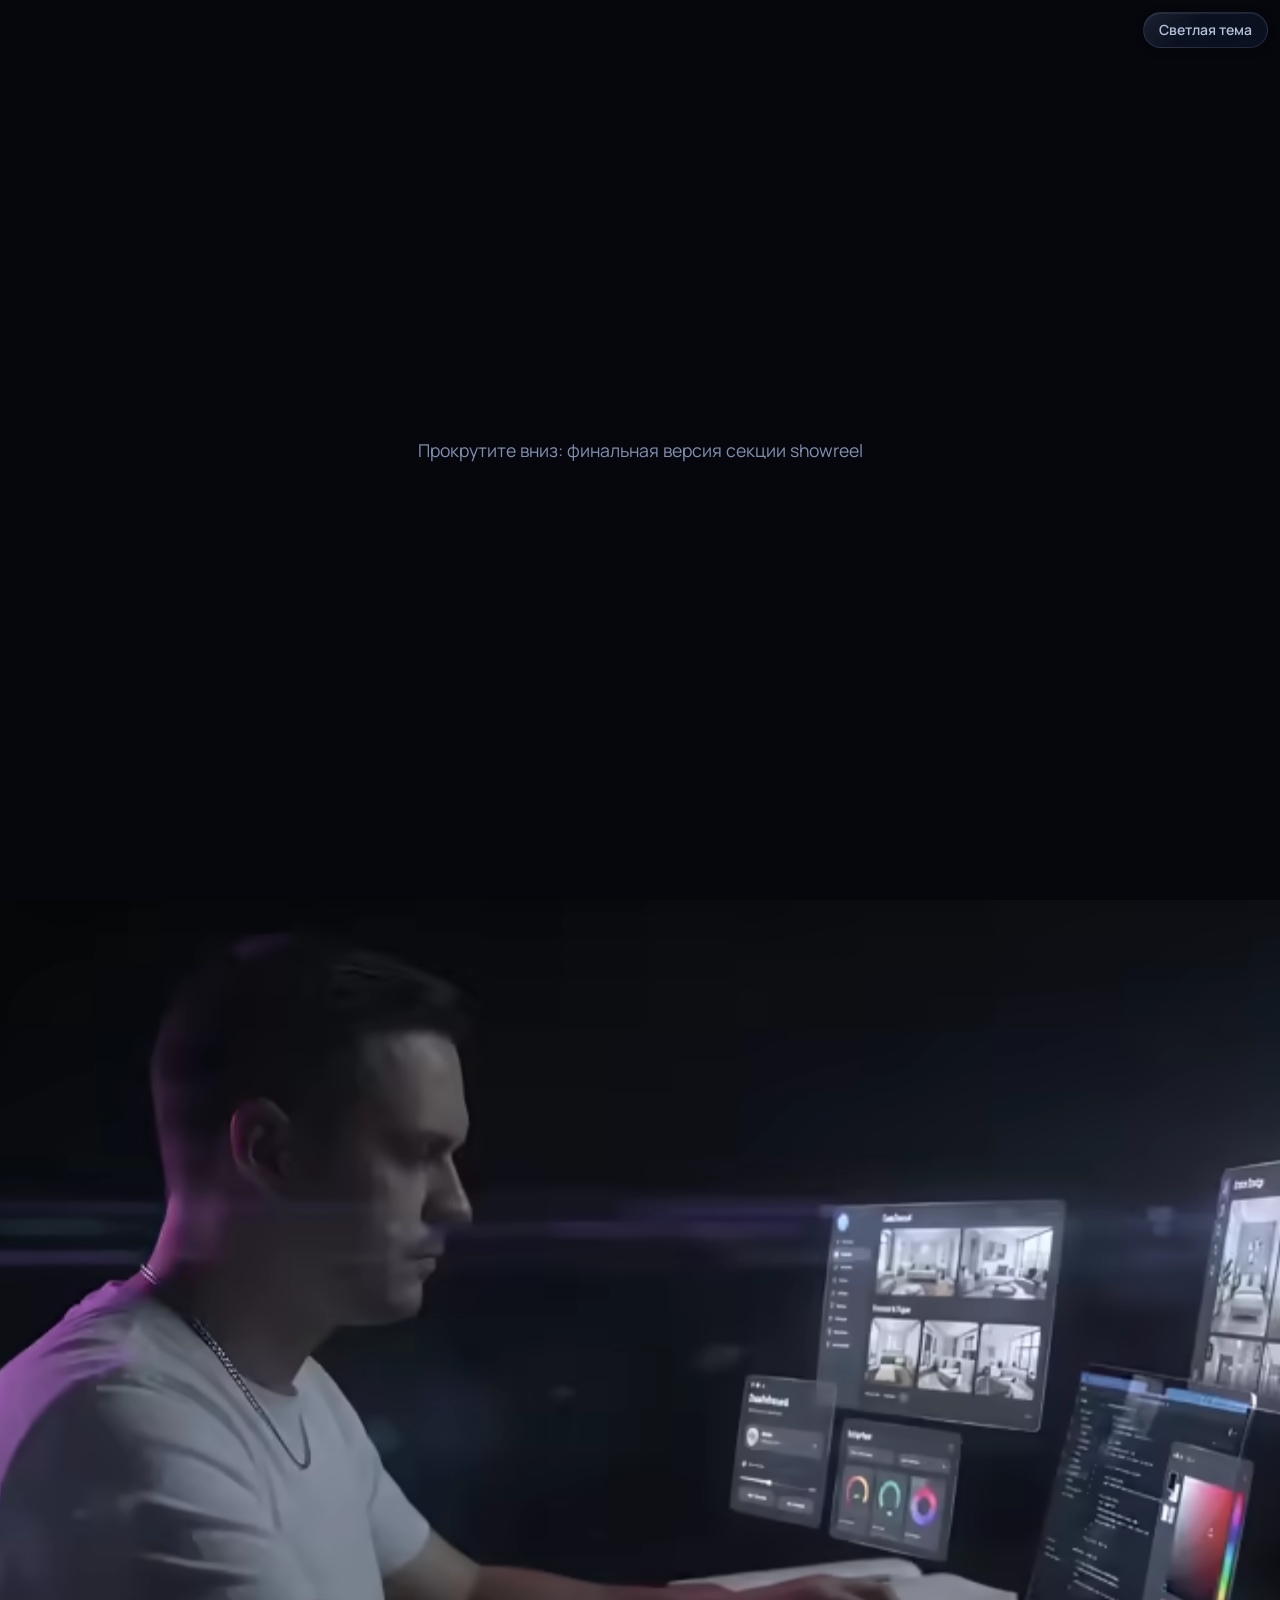
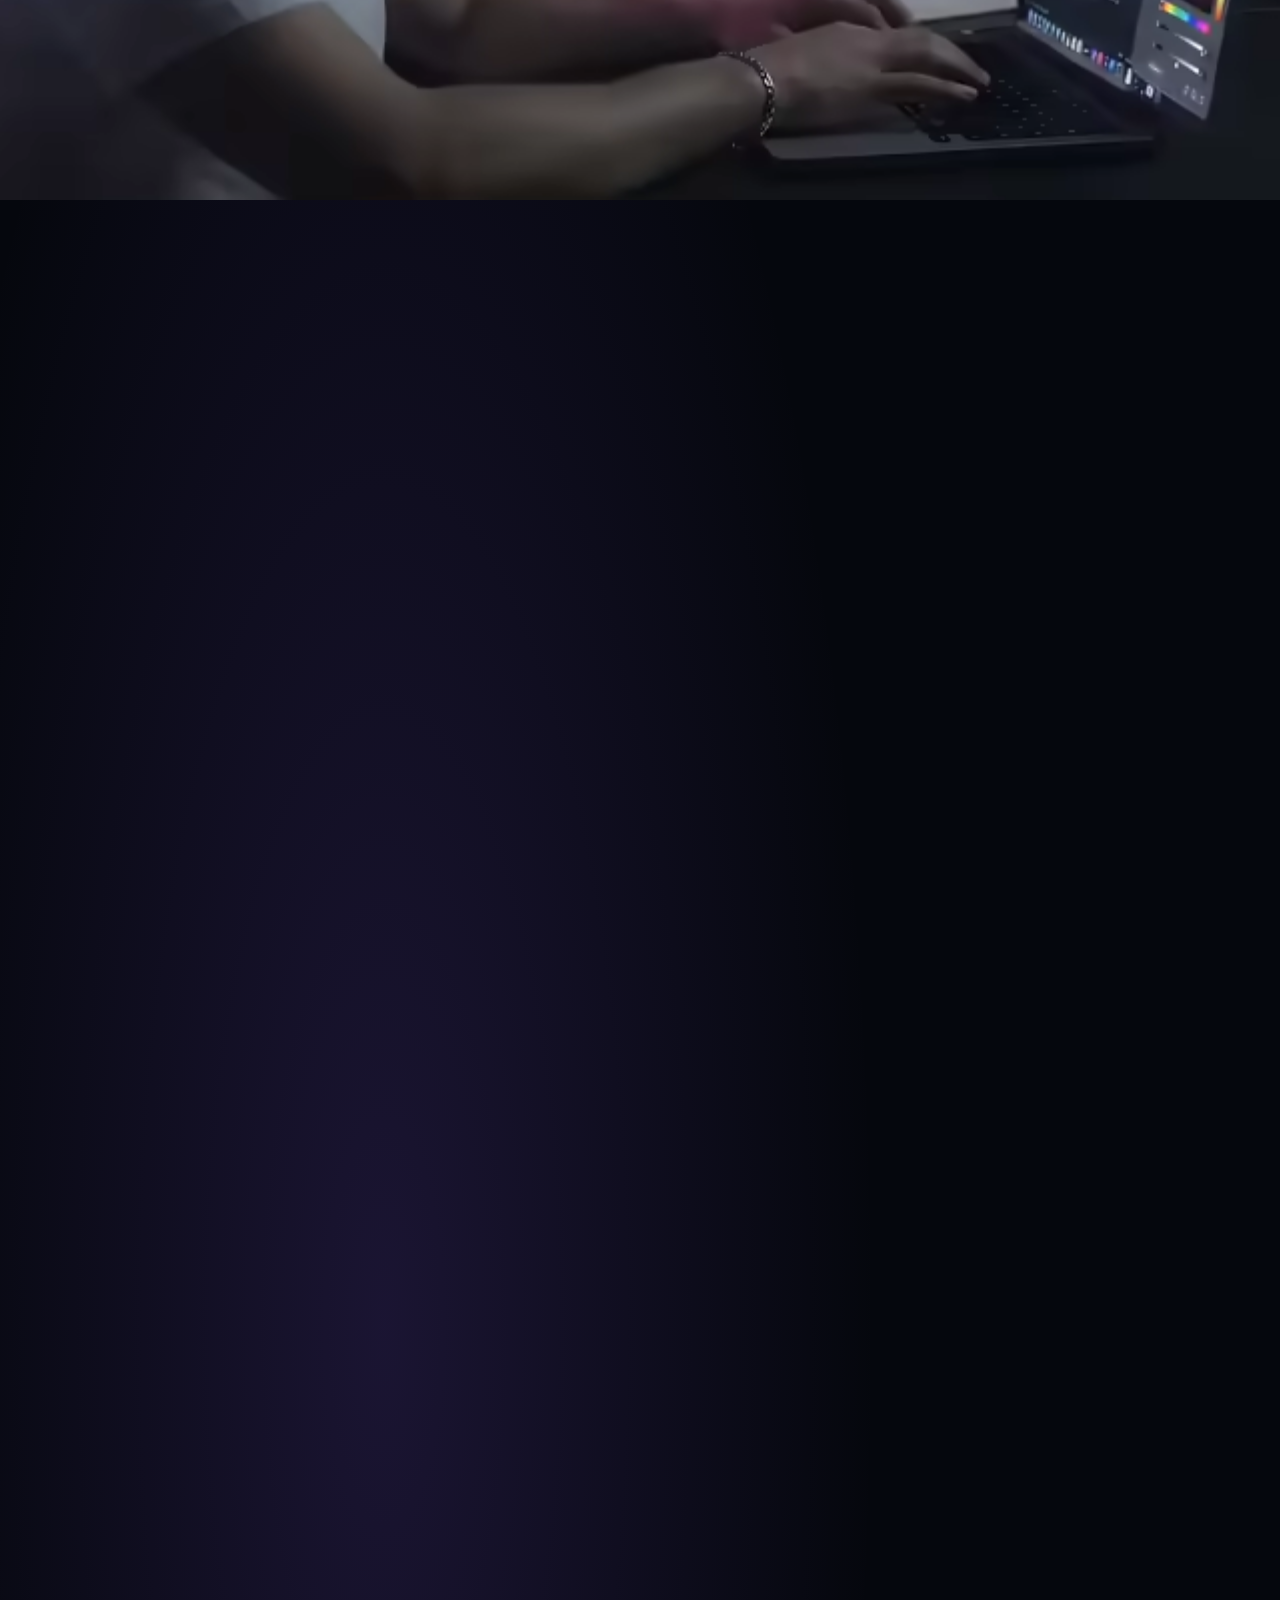
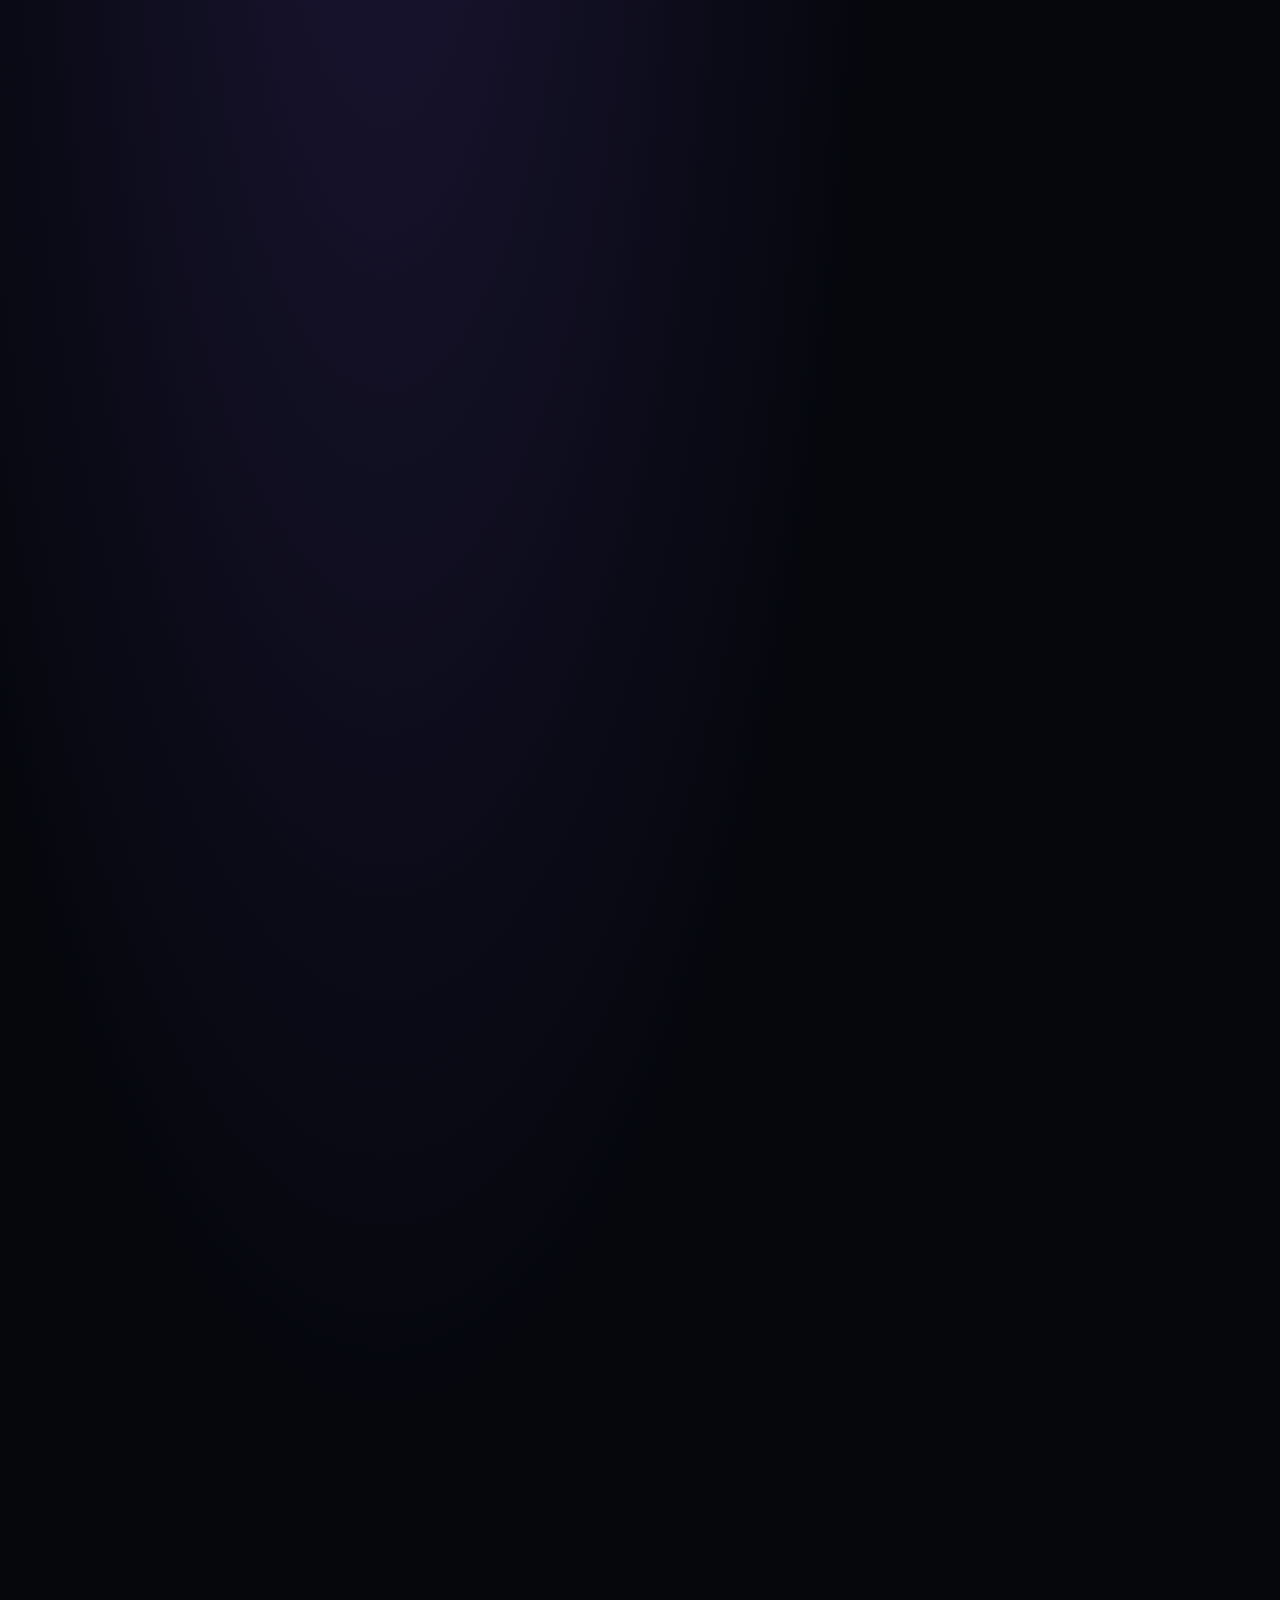
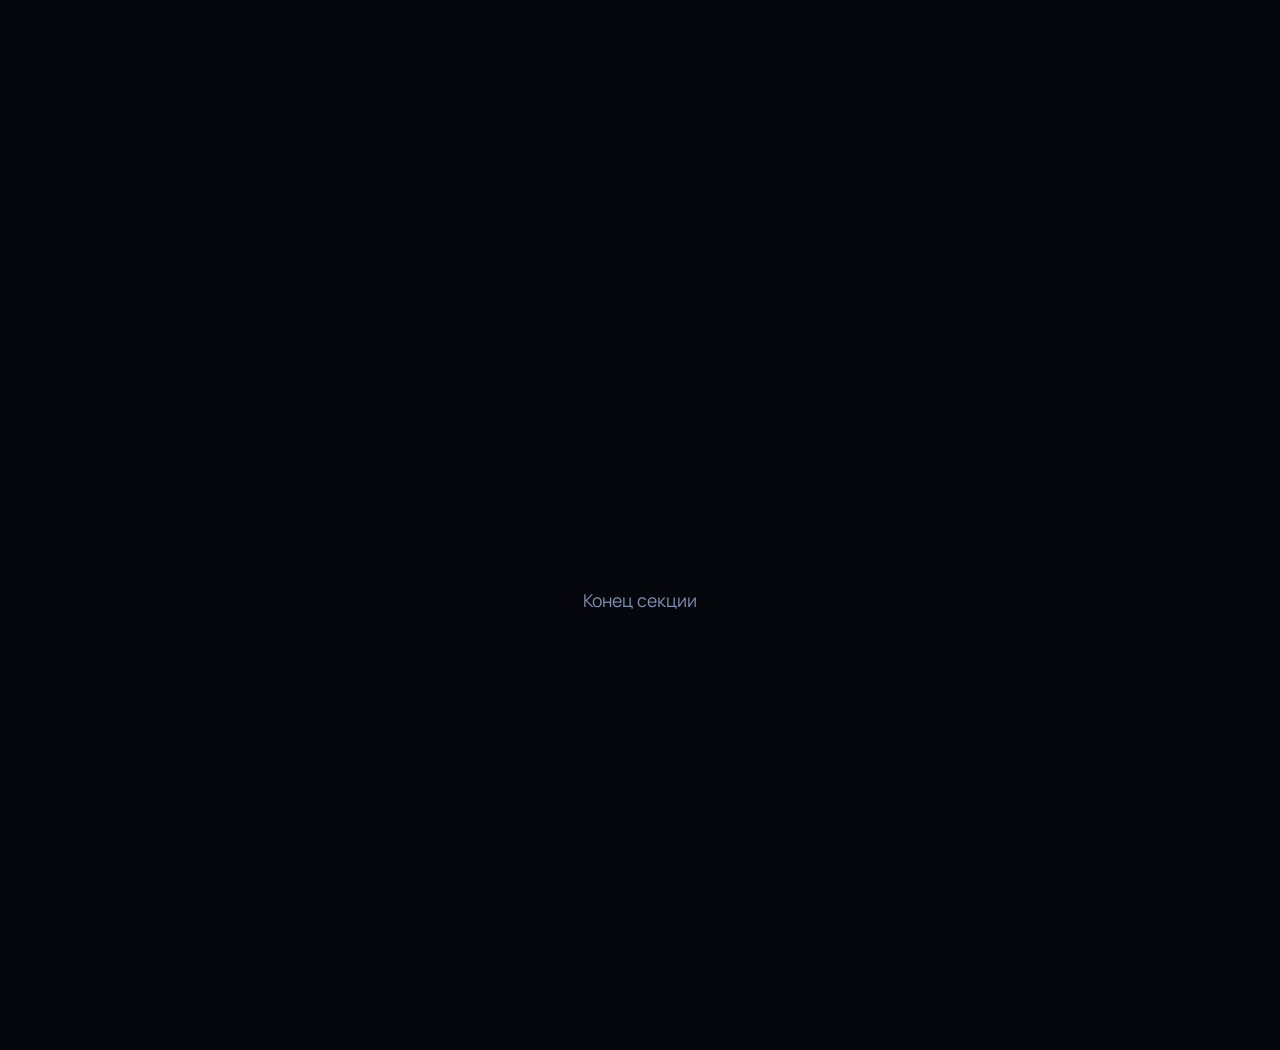
<file: _showreel-final.html>
<!doctype html>
<html lang="ru" class="no-js">
<head>
  <meta charset="utf-8">
  <meta name="viewport" content="width=device-width, initial-scale=1, viewport-fit=cover">
  <meta name="robots" content="noindex">
  <title>Showreel: финальная версия</title>
  <script>document.documentElement.classList.replace('no-js', 'js');try{if(localStorage.getItem('md-sr-theme')==='light')document.documentElement.dataset.theme='light'}catch(e){}</script>
  <link rel="icon" href="assets/images/favicon/favicon.svg" type="image/svg+xml">
  <link rel="stylesheet" href="design-tokens.css">
  <link rel="stylesheet" href="style.css">
  <link rel="stylesheet" href="theme-light.css">
  <style>
    /* ================= Демо-обвязка (не часть блока) ================= */
    body { background: var(--color-bg); }
    .demo-theme {
      position: fixed; top: 0.75rem; right: 0.75rem; z-index: var(--z-navbar);
      padding: 0.55rem 0.95rem; border-radius: var(--radius-pill); cursor: pointer;
      font: var(--fw-semibold) var(--fs-small) / 1.2 var(--font-body); color: var(--color-text-secondary);
    }
    .demo-theme:focus-visible { outline: none; box-shadow: var(--focus-ring); }
    .demo-pad { display: grid; place-items: center; min-height: 100svh; padding: var(--gutter); color: var(--color-text-muted); text-align: center; }

    /* =====================================================================
       Reel: закреплённая сцена с роликом персонажа.
       Вход: ролик крупно -> уменьшается в кадр 16:9 (без обрезки, ничем не закрыт).
       Над кадром заголовок секции, под кадром счётчик, полоски и субтитры.
       Десктоп: субтитры на стеклянной плашке. Кадр по размеру = min(ширина, (высота - текст) * 16/9).
       --k (0..1, ставит JS на входе): разгорание свечения и скругление кадра
       ===================================================================== */
    .reel {
      --dist: 3.5;              /* длина закрепления в экранах */
      --top: var(--navbar-h);   /* место под navbar */
      --reserve: 24.875rem;     /* заголовок + текст под кадром + отступы */
      --k: 1;
      --glass: rgba(10, 15, 30, 0.68);
      position: relative;
      height: calc(100svh * (1 + var(--dist)));
      background: var(--gradient-character);
    }
    [data-theme="light"] .reel { --glass: rgba(255, 255, 255, 0.74); background: var(--color-bg); }

    .reel__stage {
      --mw: min(100%, calc((100svh - var(--top) - var(--reserve)) * 16 / 9));
      position: sticky; top: 0;
      height: 100svh;
      overflow: hidden;
      display: flex; flex-direction: column; align-items: center; justify-content: center;
      gap: var(--space-8);
      padding: var(--top) 0 var(--space-4);
    }
    .reel__screen { display: contents; }

    /* Заголовок и текст выше кадра (3 > 2): свечение кадра не ложится на них вуалью */
    .reel__head, .reel__copy { position: relative; z-index: 3; }
    .reel__head { width: 100%; margin: 0; padding-inline: var(--gutter); }

    .reel__media { position: relative; z-index: 2; isolation: isolate; flex: none; width: var(--mw); aspect-ratio: 16 / 9; }

    /* Ambilight: кадр ролика, сжатый до 32x18 и размытый. На телефоне не уходит ниже кадра */
    .reel__amb {
      position: absolute; left: -8%; top: -30%; width: 116%; height: 130%; z-index: -1;
      clip-path: inset(-100% -100% 0 -100%);
      filter: blur(40px) saturate(1.6);
      opacity: 0; transition: opacity 1.2s var(--ease-premium);
      pointer-events: none;
    }
    .reel__amb.is-on { opacity: calc(0.55 * var(--k)); }
    [data-theme="light"] .reel__amb { filter: blur(40px) saturate(2.2); }
    [data-theme="light"] .reel__amb.is-on { opacity: calc(0.5 * var(--k)); }

    .reel__frame { position: absolute; inset: 0; overflow: hidden; background: #000; }
    [data-theme="light"] .reel__frame { background: #c3c9c9; }
    .reel__frame img, .reel__video { position: absolute; inset: 0; width: 100%; height: 100%; object-fit: cover; }
    .reel__video { opacity: 0; transition: opacity 0.6s var(--ease-premium); pointer-events: none; }
    .reel__video.is-ready { opacity: 1; }

    /* Телефон: текст на всю ширину экрана, даже если кадр на низком экране сузился */
    .reel__copy { width: 100%; padding-inline: var(--gutter); text-align: center; }
    .reel__count { text-align: center; font-family: var(--font-display); font-size: var(--fs-h5); line-height: 1; color: var(--color-text-muted); font-variant-numeric: tabular-nums; }
    .reel__num { display: inline-flex; color: var(--color-text-primary); }
    .reel__roll { display: inline-block; height: 1.05em; overflow: clip; }
    .reel__digits { display: flex; flex-direction: column; line-height: 1.05; }
    .reel__bars { display: grid; grid-template-columns: repeat(3, 1fr); gap: 6px; margin-top: var(--space-6); }
    .reel__bars i { height: 2px; border-radius: 2px; background: var(--color-line-strong); overflow: hidden; }
    .reel__bars i::after { content: ""; display: block; height: 100%; background: var(--color-accent-3); transform: scaleX(var(--p, 0)); transform-origin: left; }
    .reel__caps { display: grid; margin-top: var(--space-6); }
    .reel__cap { grid-area: 1 / 1; }
    .reel__title {
      max-width: 18em; margin-inline: auto;
      font-family: var(--font-display); font-size: calc(var(--fs-h3) * 1.2); font-weight: var(--fw-display);
      line-height: var(--lh-heading); letter-spacing: var(--ls-heading); text-wrap: balance;
    }
    .reel__text { max-width: 42ch; margin: var(--space-3) auto 0; color: var(--color-text-secondary); font-size: var(--fs-body); line-height: 1.5; }
    /* Маска слов SplitText: запас под выносные элементы букв */
    .reel .sw-mask { padding-block: 0.1em; margin-block: -0.1em; }

    @media (min-width: 640px) {
      .reel__stage { --mw: min(100% - 2 * var(--gutter), calc((100svh - var(--top) - var(--reserve)) * 16 / 9)); }
      .reel__copy { width: var(--mw); padding-inline: 0; }
      .reel__frame { border-radius: calc(var(--radius-lg) * var(--k)); box-shadow: 0 0 0 1px var(--color-line), var(--shadow-lg); }
    }

    /* Телефон лёжа: кадр слева на всю высоту, справа заголовок и текст */
    @media (orientation: landscape) and (max-height: 540px) {
      .reel { --top: 4.25rem; }
      .reel__stage {
        display: grid; align-content: center;
        grid-template-columns: min(56%, calc((100svh - var(--top) - var(--space-3)) * 16 / 9)) 1fr;
        gap: var(--space-4) var(--space-5);
        padding: var(--top) max(var(--gutter), env(safe-area-inset-right)) var(--space-3) max(var(--gutter), env(safe-area-inset-left));
      }
      .reel__media { width: 100%; grid-row: 1 / 3; }
      .reel__frame { border-radius: calc(var(--radius-md) * var(--k)); }
      .reel__head { grid-column: 2; padding: 0; justify-items: start; text-align: left; }
      .reel__head { gap: var(--space-3); }
      .reel__head .section-title { font-size: var(--fs-h4); }
      .reel__copy { grid-column: 2; width: auto; text-align: left; }
      .reel__title, .reel__text { margin-inline: 0; }
      .reel__title { font-size: var(--fs-h3); }
    }

    @media (min-width: 1024px) and (min-height: 541px) {
      .reel__stage {
        --reserve: 21.25rem;
        /* ширина кадра, которую позволяет высота экрана (без % - не зависит от родителя) */
        --mh: calc((100svh - var(--top) - var(--reserve) - var(--space-4)) * 16 / 9);
        gap: var(--space-10);
      }
      /* Плашка не уже 46rem: на низких экранах подпись не сжимается в столбик, кадр по центру */
      .reel__screen { display: grid; gap: var(--space-5); width: min(100% - 2 * var(--gutter), 84rem, max(var(--mh), 46rem)); }
      .reel__media { width: min(100%, var(--mh)); justify-self: center; }
      .reel__amb { height: 160%; clip-path: none; } /* свечение уходит под плашку - стекло его размывает */
      /* Стекло - в ::before под текстом: сама плашка без прозрачности и фильтров, текст чёткий */
      .reel__copy {
        isolation: isolate; width: auto; text-align: left;
        padding: var(--space-5) var(--space-6) var(--space-6);
        border: 1px solid transparent; border-radius: var(--radius-md);
      }
      .reel__copy::before {
        content: ""; position: absolute; inset: -1px; z-index: -1;
        border: var(--glass-border); border-radius: inherit;
        background: var(--glass-shine), var(--glass);
        box-shadow: var(--glass-highlight), var(--glass-shadow);
        -webkit-backdrop-filter: blur(24px) saturate(160%);
        backdrop-filter: blur(24px) saturate(160%);
      }
      .reel__caps { margin-top: var(--space-4); }
      .reel__cap { display: grid; grid-template-columns: 1.4fr 1fr; gap: var(--space-10); align-items: end; }
      .reel__title { margin: 0; font-size: var(--fs-h3); }
      .reel__text { margin: 0; }
    }
    @supports not ((backdrop-filter: blur(1px)) or (-webkit-backdrop-filter: blur(1px))) {
      .reel { --glass: var(--glass-bg-lite); }
    }

    /* Без JS или без анимаций: без закрепления, постер, все субтитры списком */
    :is(.no-js, .rm) .reel { height: auto; }
    :is(.no-js, .rm) .reel__stage { position: relative; height: auto; min-height: 100svh; padding-block: var(--section-pad-y); }
    :is(.no-js, .rm) .reel__count, :is(.no-js, .rm) .reel__bars { display: none; }
    :is(.no-js, .rm) .reel__caps { gap: var(--space-6); }
    :is(.no-js, .rm) .reel__cap { grid-area: auto; }
  </style>
</head>
<body>
  <button class="demo-theme glass js-theme" type="button" aria-pressed="false">Светлая тема</button>
  <div class="demo-pad">Прокрутите вниз: финальная версия секции showreel</div>

  <!-- chunk:section-showreel -->
  <section class="reel js-reel" id="showreel" aria-labelledby="reel-title">
    <div class="reel__stage">
      <header class="section-head section-head--center reel__head">
        <h2 class="section-title" id="reel-title">Что скрыто за красивой картинкой</h2>
        <span class="section-divider" aria-hidden="true"></span>
      </header>
      <div class="reel__screen">
        <div class="reel__media">
          <canvas class="reel__amb" width="32" height="18" aria-hidden="true"></canvas>
          <div class="reel__frame">
            <picture>
              <source type="image/avif" sizes="(min-width: 1024px) 60vw, 100vw"
                      srcset="assets/video/character/poster-800.avif 800w, assets/video/character/poster.avif 1600w"
                      data-light="assets/video/character/poster-light-800.avif 800w, assets/video/character/poster-light.avif 1600w">
              <img src="assets/video/character/poster.webp" sizes="(min-width: 1024px) 60vw, 100vw"
                   srcset="assets/video/character/poster-800.webp 800w, assets/video/character/poster.webp 1600w"
                   data-light="assets/video/character/poster-light-800.webp 800w, assets/video/character/poster-light.webp 1600w"
                   width="1600" height="900" alt="" loading="lazy" decoding="async">
            </picture>
            <video class="reel__video"
                   data-src-desktop="assets/video/character/character-1920.mp4"
                   data-src-mobile="assets/video/character/character-1280.mp4"
                   data-src-desktop-light="assets/video/character/character-light-1920.mp4"
                   data-src-mobile-light="assets/video/character/character-light-1280.mp4"
                   muted playsinline preload="none" disablepictureinpicture disableremoteplayback
                   aria-hidden="true" tabindex="-1"></video>
          </div>
        </div>
        <div class="reel__copy">
          <p class="reel__count" aria-hidden="true"><span class="reel__num">0<span class="reel__roll"><span class="reel__digits"><span>1</span><span>2</span><span>3</span></span></span></span> / 03</p>
          <div class="reel__bars" aria-hidden="true"><i></i><i></i><i></i></div>
          <div class="reel__caps">
            <div class="reel__cap">
              <p class="reel__title">Дизайн, который ведёт к <span class="text-gradient">заявке</span></p>
              <p class="reel__text">Каждый блок отвечает на вопрос клиента, а не просто украшает страницу.</p>
            </div>
            <div class="reel__cap">
              <p class="reel__title">Скорость без <span class="text-gradient">компромиссов</span></p>
              <p class="reel__text">Сайт открывается за секунды даже на слабом мобильном интернете.</p>
            </div>
            <div class="reel__cap">
              <p class="reel__title">Админка, в которой не <span class="text-gradient">страшно</span></p>
              <p class="reel__text">Цены, фото и тексты меняются в два клика.</p>
            </div>
          </div>
        </div>
      </div>
    </div>
  </section>
  <!-- /chunk:section-showreel -->

  <div class="demo-pad">Конец секции</div>

  <script src="assets/js/vendor/gsap.min.js" defer></script>
  <script src="assets/js/vendor/ScrollTrigger.min.js" defer></script>
  <script src="assets/js/vendor/SplitText.min.js" defer></script>
  <script defer>
  /* ==========================================================================
     Reel: ролик по скроллу + вход "крупно" + субтитры.
     Ролик качается целиком в blob (перемотка без сетевых запросов), только когда секция
     в пределах экрана от видимой области; вдали - отпускаем декодер.
     Смена темы: событие 'themechange' на document (в демо его шлёт кнопка)
     ========================================================================== */
  addEventListener('DOMContentLoaded', () => {
    'use strict';
    const sec = document.querySelector('.js-reel');
    if (!sec || !window.gsap) return;
    gsap.registerPlugin(ScrollTrigger, SplitText);

    const root = document.documentElement;
    const RM = matchMedia('(prefers-reduced-motion: reduce)').matches;
    root.classList.toggle('rm', RM);
    const $ = (s) => sec.querySelector(s);
    const $$ = (s) => [...sec.querySelectorAll(s)];
    const isLight = () => root.dataset.theme === 'light';

    /* ---------- Постер (AVIF/WebP, 800w/1600w) по теме ---------- */
    const img = $('.reel__frame img');
    const setPoster = () => $$('[data-light]').forEach((el) => {
      el.dataset.dark ??= el.getAttribute('srcset');
      const set = isLight() ? el.dataset.light : el.dataset.dark;
      if (el.getAttribute('srcset') !== set) el.setAttribute('srcset', set);
    });
    setPoster();

    /* ---------- Свечение: кадр в 32x18, не чаще ~8 раз в секунду (blur 40px пересчитывается на каждую отрисовку) ---------- */
    const amb = $('.reel__amb'), ctx = amb.getContext('2d');
    let painted = 0, paintT = 0;
    const paint = (src) => { painted = performance.now(); try { ctx.drawImage(src, 0, 0, 32, 18); amb.classList.add('is-on'); } catch (e) { /* кадр не готов */ } };
    const glow = (src) => {
      clearTimeout(paintT);
      const wait = 120 - (performance.now() - painted);
      if (wait <= 0) paint(src); else paintT = setTimeout(() => paint(src), wait);
    };
    img.addEventListener('load', () => { if (!frames) paint(img); });
    if (img.complete && img.naturalWidth) paint(img);

    /* ---------- Ролик ---------- */
    const video = $('.reel__video');
    const FPS = 24;
    let frames = 0, frame = -1, progress = 0, pending = false, busy = false, near = false, token = 0, wd = 0;
    const blobs = {};
    const blob = (src) => (blobs[src] ??= fetch(src, { priority: 'low' })
      .then((r) => (r.ok ? r.blob() : Promise.reject(r.status)))
      .then((b) => URL.createObjectURL(b))
      .catch(() => src));
    // Файл по реальному размеру кадра: 1920 только если кадр шире ~1400 физических пикселей
    // (большой экран или Retina). Обычный ноутбук 1440x900 получает 1280 - вдвое легче
    const pickSrc = () => {
      const d = video.dataset, big = $('.reel__media').offsetWidth * devicePixelRatio > 1400;
      return isLight() ? (big ? d.srcDesktopLight : d.srcMobileLight) : (big ? d.srcDesktop : d.srcMobile);
    };

    // Середина кадра, а не граница: браузеры по-разному округляют границу -> дрожание
    const seek = () => {
      if (!frames) return;
      const f = Math.round(gsap.utils.clamp(0, 1, progress) * (frames - 1));
      if (f === frame) return;
      frame = f; pending = true;
      video.currentTime = (f + 0.5) / FPS;
      clearTimeout(wd);
      wd = setTimeout(onSeeked, 250); // Safari иногда теряет 'seeked'
    };
    function onSeeked() {
      clearTimeout(wd);
      pending = false;
      if (frames) glow(video);
      seek(); // скролл ушёл дальше, пока шла перемотка
    }
    video.addEventListener('seeked', onSeeked);

    // Ролик качаем не раньше полной загрузки страницы: не конкурирует с первым экраном
    const pageLoaded = new Promise((res) => (document.readyState === 'complete' ? res() : addEventListener('load', res, { once: true })));
    async function load() {
      if (frames || busy || RM) return;
      busy = true;
      const t = ++token;
      await pageLoaded;
      if (t !== token) return;
      const url = await blob(pickSrc());
      if (t !== token) return;
      video.src = url;
      await new Promise((res) => {
        if (video.readyState >= 2) return res();
        video.addEventListener('loadeddata', res, { once: true });
        video.addEventListener('error', res, { once: true });
      });
      if (t !== token) return;
      busy = false;
      if (video.readyState < 2) return; // ошибка: остаётся постер
      try { await video.play(); video.pause(); } catch (e) { /* iOS: кадры при перемотке только после play() */ }
      frames = Math.max(1, Math.floor(video.duration * FPS));
      frame = -1; pending = false;
      seek();
      video.classList.add('is-ready');
    }
    function unload() {
      token++; busy = false; frames = 0; pending = false;
      clearTimeout(wd);
      video.classList.remove('is-ready');
      if (video.hasAttribute('src')) { video.removeAttribute('src'); video.load(); }
    }
    document.addEventListener('themechange', () => { unload(); setPoster(); if (near) load(); });
    if (RM) return; // без анимаций: только постер, ролик не качаем

    ScrollTrigger.create({
      trigger: sec, start: 'top bottom+=100%', end: 'bottom top-=100%',
      onToggle: (st) => ((near = st.isActive) ? load() : unload()),
    });

    /* ---------- Таймлайн 0..1: вход "крупно", раскрытие текста, субтитры. Ведёт и ролик ---------- */
    document.fonts.ready.then(() => {
      const tl = gsap.timeline({
        defaults: { ease: 'none' },
        onUpdate() { progress = tl.progress(); if (!pending) seek(); },
        scrollTrigger: { trigger: sec, start: 'top top', end: 'bottom bottom', scrub: 0.6, invalidateOnRefresh: true },
      });
      // fromTo, у которого начальное состояние сразу стоит у всех целей (у stagger immediateRender ставит его только первой)
      const ft = (t, from, to, pos) => { gsap.set(t, from); tl.fromTo(t, from, to, pos); };
      // Слова в маске; градиент переносится на каждое слово градиентного фрагмента
      const words = (el) => {
        const grads = [...el.querySelectorAll('.text-gradient')];
        // aria: 'none' - SplitText не вешает aria-label на <p> (там он запрещён), слова читаются как обычный текст
        const { words: w } = new SplitText(el, { type: 'words', wordsClass: 'sw', mask: 'words', aria: 'none' });
        w.forEach((x) => grads.some((g) => g.contains(x)) && x.classList.add('text-gradient'));
        grads.forEach((g) => g.classList.remove('text-gradient'));
        return w;
      };

      // Вход: кадр масштабирован так, чтобы закрыть сцену (не больше 2.4 - иначе ролик мылится)
      const stage = $('.reel__stage'), media = $('.reel__media'), R = 0.2;
      ft(media, {
        scale: () => Math.min(2.4, Math.max(stage.clientWidth / media.offsetWidth, stage.clientHeight / media.offsetHeight)),
        y: () => stage.clientHeight / 2 - media.offsetTop - media.offsetHeight / 2,
        '--k': 0,
      }, { scale: 1, y: 0, '--k': 1, duration: R, ease: 'power2.inOut' }, 0);

      // Заголовок и текст лежат выше кадра: до конца уменьшения спрятаны маской, затем раскрываются снизу вверх.
      // clip-path после раскрытия снимается - иначе не работает backdrop-filter плашки
      ft([$('.reel__head'), $('.reel__copy')], { clipPath: 'inset(100% 0% 0% 0% round 16px)' },
        { clipPath: 'inset(0% 0% 0% 0% round 16px)', duration: 0.06, ease: 'power3.out', clearProps: 'clipPath' }, R - 0.04);
      ft($('.section-divider'), { '--divider': 0 }, { '--divider': 1, duration: 0.06, ease: 'power3.out' }, R - 0.04);

      // Субтитры: слова только сдвигаются из маски (без opacity/blur), после появления transform снимается
      const caps = $$('.reel__cap'), n = caps.length, start = R + 0.02, slot = (1 - start) / n;
      const digits = $('.reel__digits'), bars = $$('.reel__bars i');
      caps.forEach((cap, i) => {
        const s0 = start + i * slot, last = i === n - 1;
        [[cap.firstElementChild, 0, 0.22, 0.1], [cap.lastElementChild, 0.08, 0.2, 0.08]].forEach(([el, delay, dur, st]) => {
          const w = words(el);
          ft(w, { yPercent: 118 }, { yPercent: 0, duration: slot * dur, stagger: (slot * st) / w.length, ease: 'power3.out', clearProps: 'transform' }, s0 + (i ? 0 : 0.01) + slot * delay);
          if (!last) tl.fromTo(w, { yPercent: 0 }, { yPercent: -118, duration: slot * 0.13, stagger: (slot * 0.035) / w.length, ease: 'power2.in', immediateRender: false }, s0 + slot * 0.83);
        });
        if (!last) tl.to(digits, { yPercent: (-100 * (i + 1)) / n, duration: slot * 0.12, ease: 'power3.inOut' }, s0 + slot * 0.96);
        ft(bars[i], { '--p': 0 }, { '--p': 1, duration: slot }, s0);
      });
      tl.set({}, {}, 1);
      ScrollTrigger.refresh();
    });
  });

  /* ---------- Демо: переключатель темы (на сайте это делает setTheme в script.js) ---------- */
  addEventListener('DOMContentLoaded', () => {
    const root = document.documentElement, btn = document.querySelector('.js-theme');
    const paint = () => {
      const light = root.dataset.theme === 'light';
      btn.setAttribute('aria-pressed', String(light));
      btn.textContent = light ? 'Тёмная тема' : 'Светлая тема';
    };
    paint();
    btn.addEventListener('click', () => {
      if (root.dataset.theme === 'light') delete root.dataset.theme; else root.dataset.theme = 'light';
      try { localStorage.setItem('md-sr-theme', root.dataset.theme || 'dark'); } catch (e) { /* приватный режим */ }
      paint();
      document.dispatchEvent(new Event('themechange'));
    });
  });
  </script>
</body>
</html>
</file>
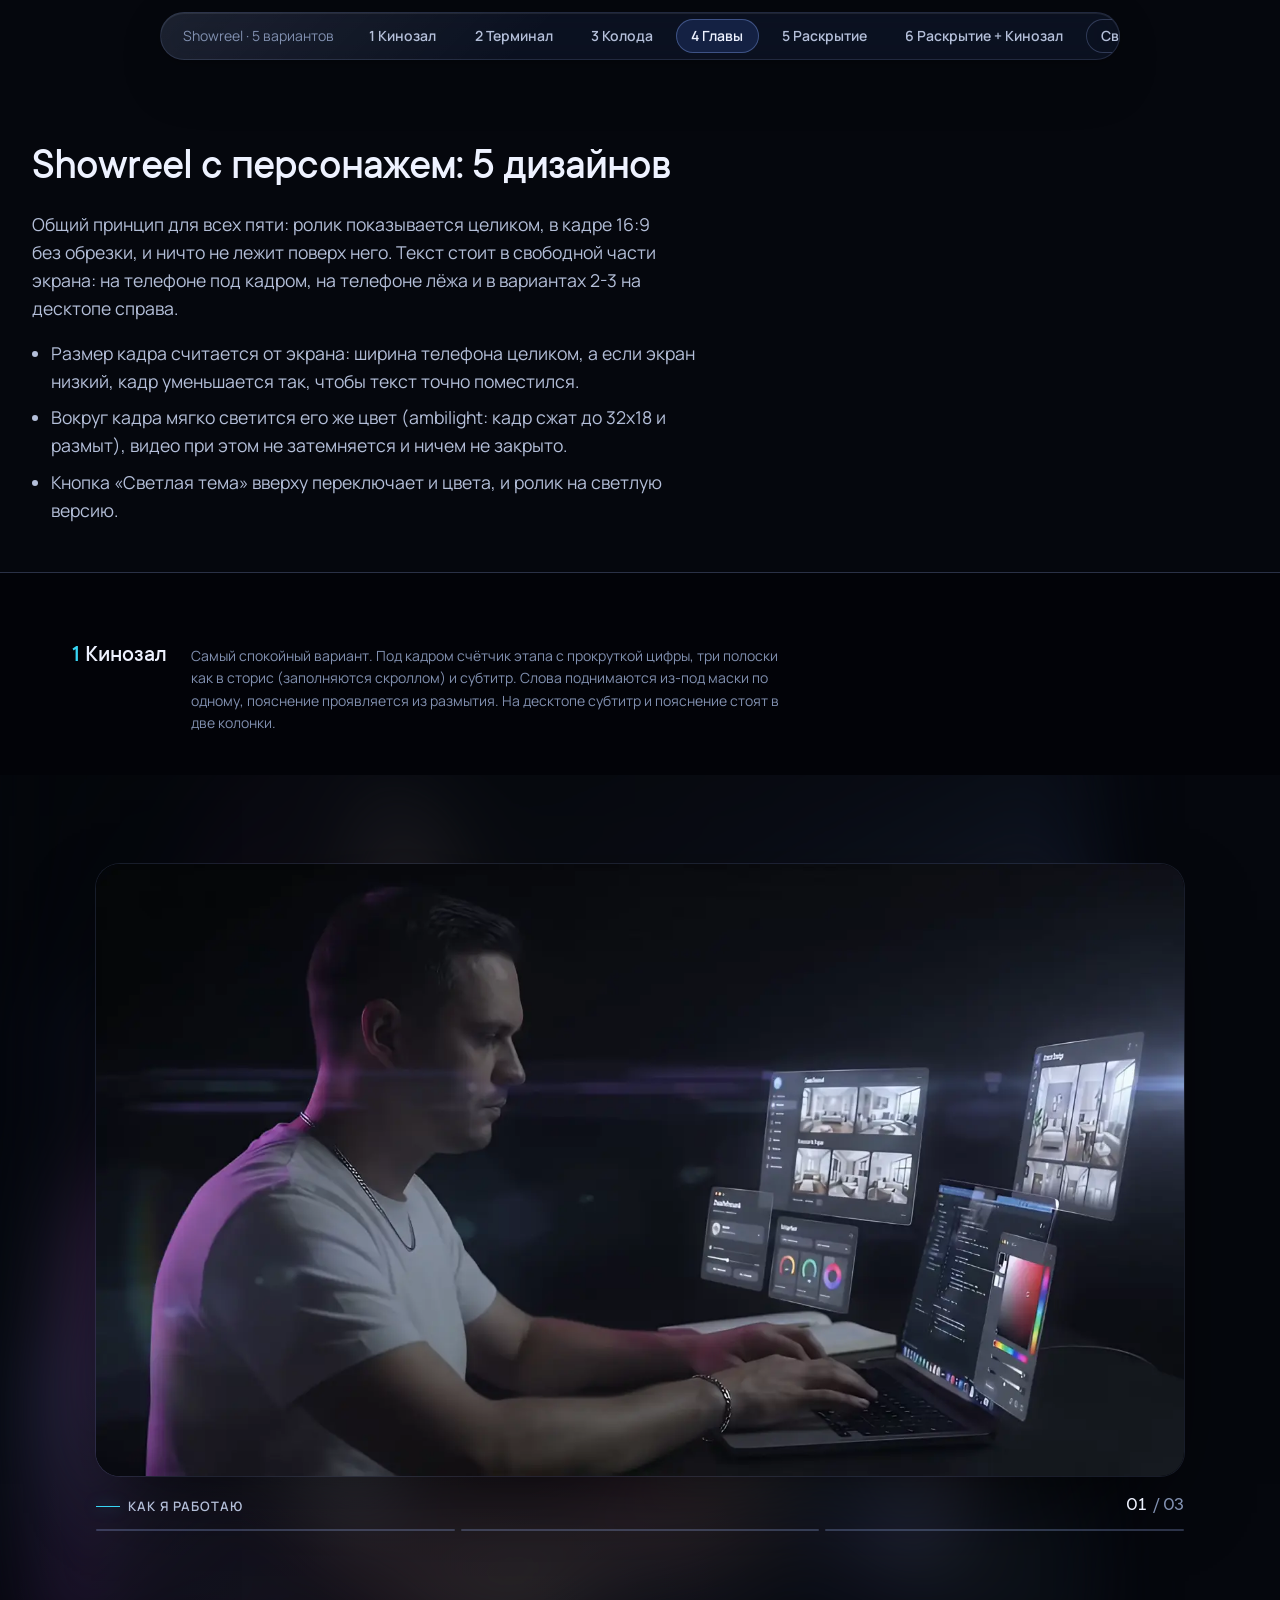
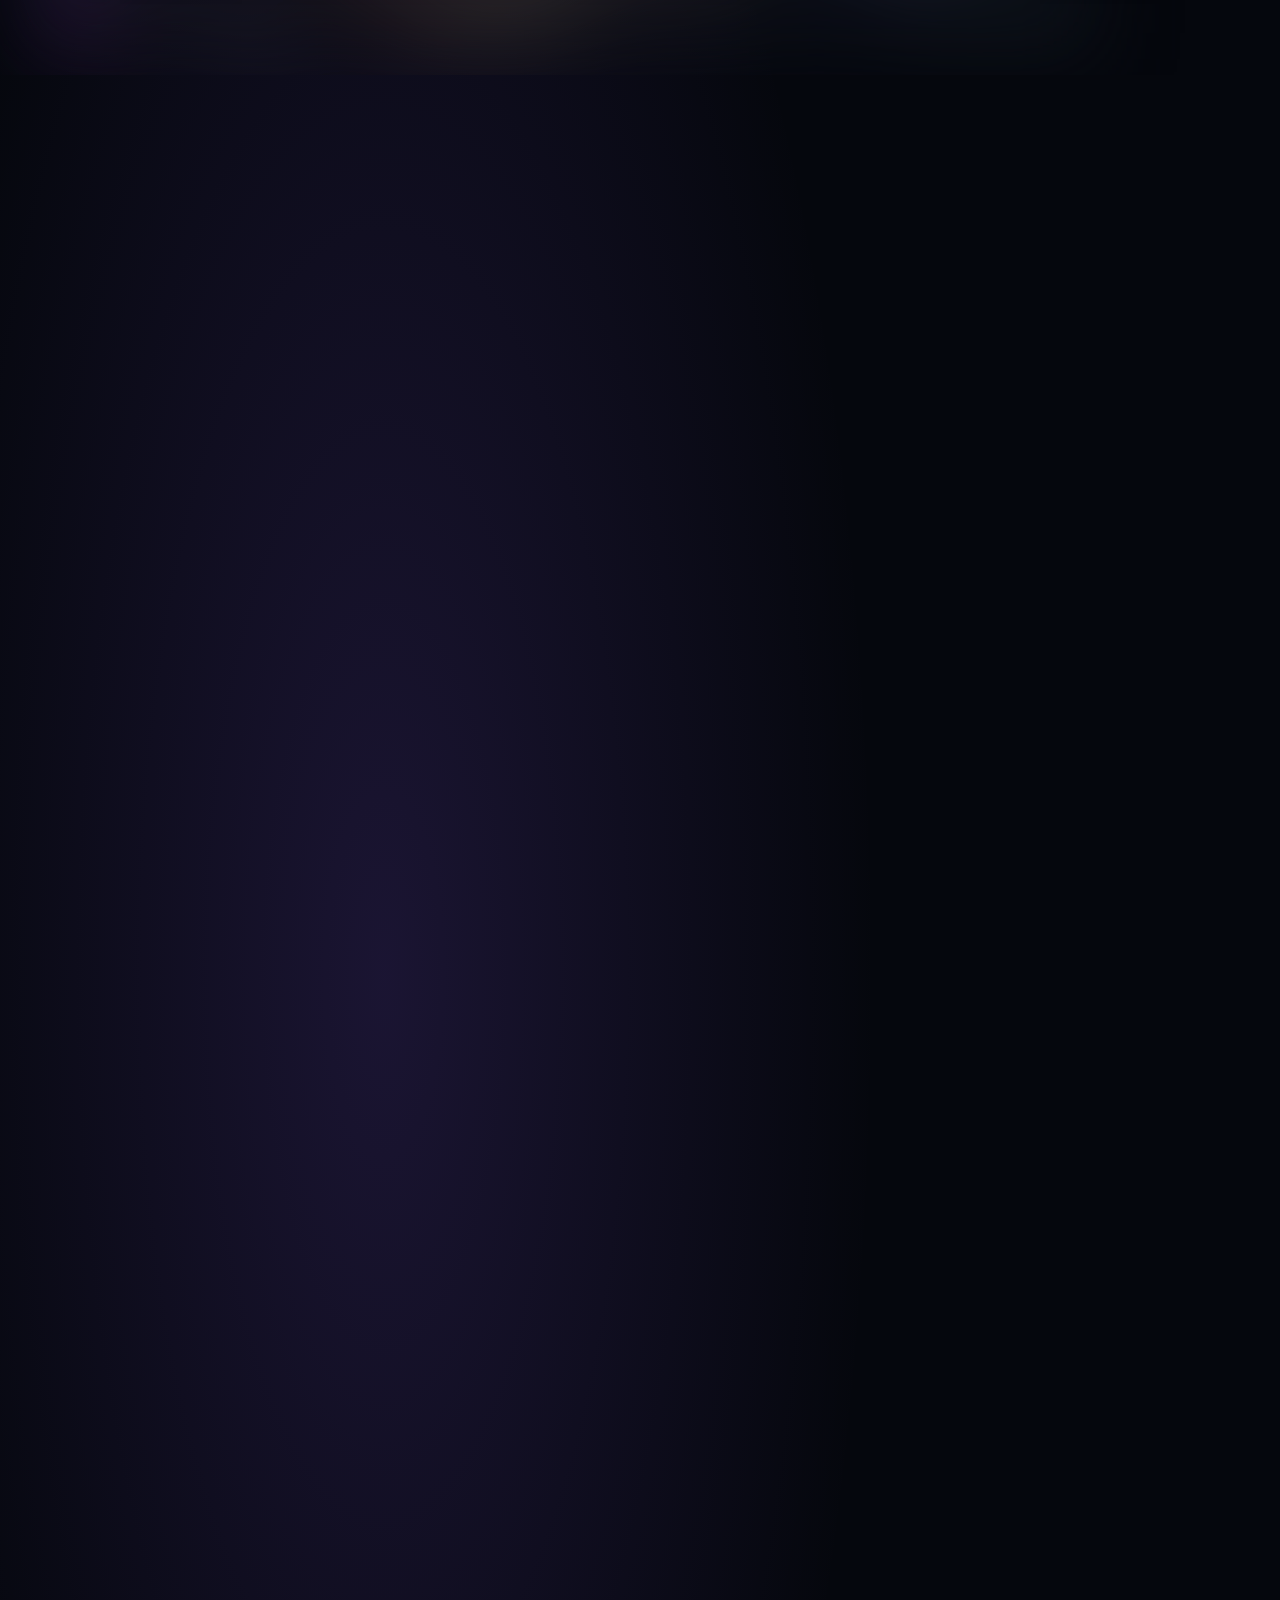
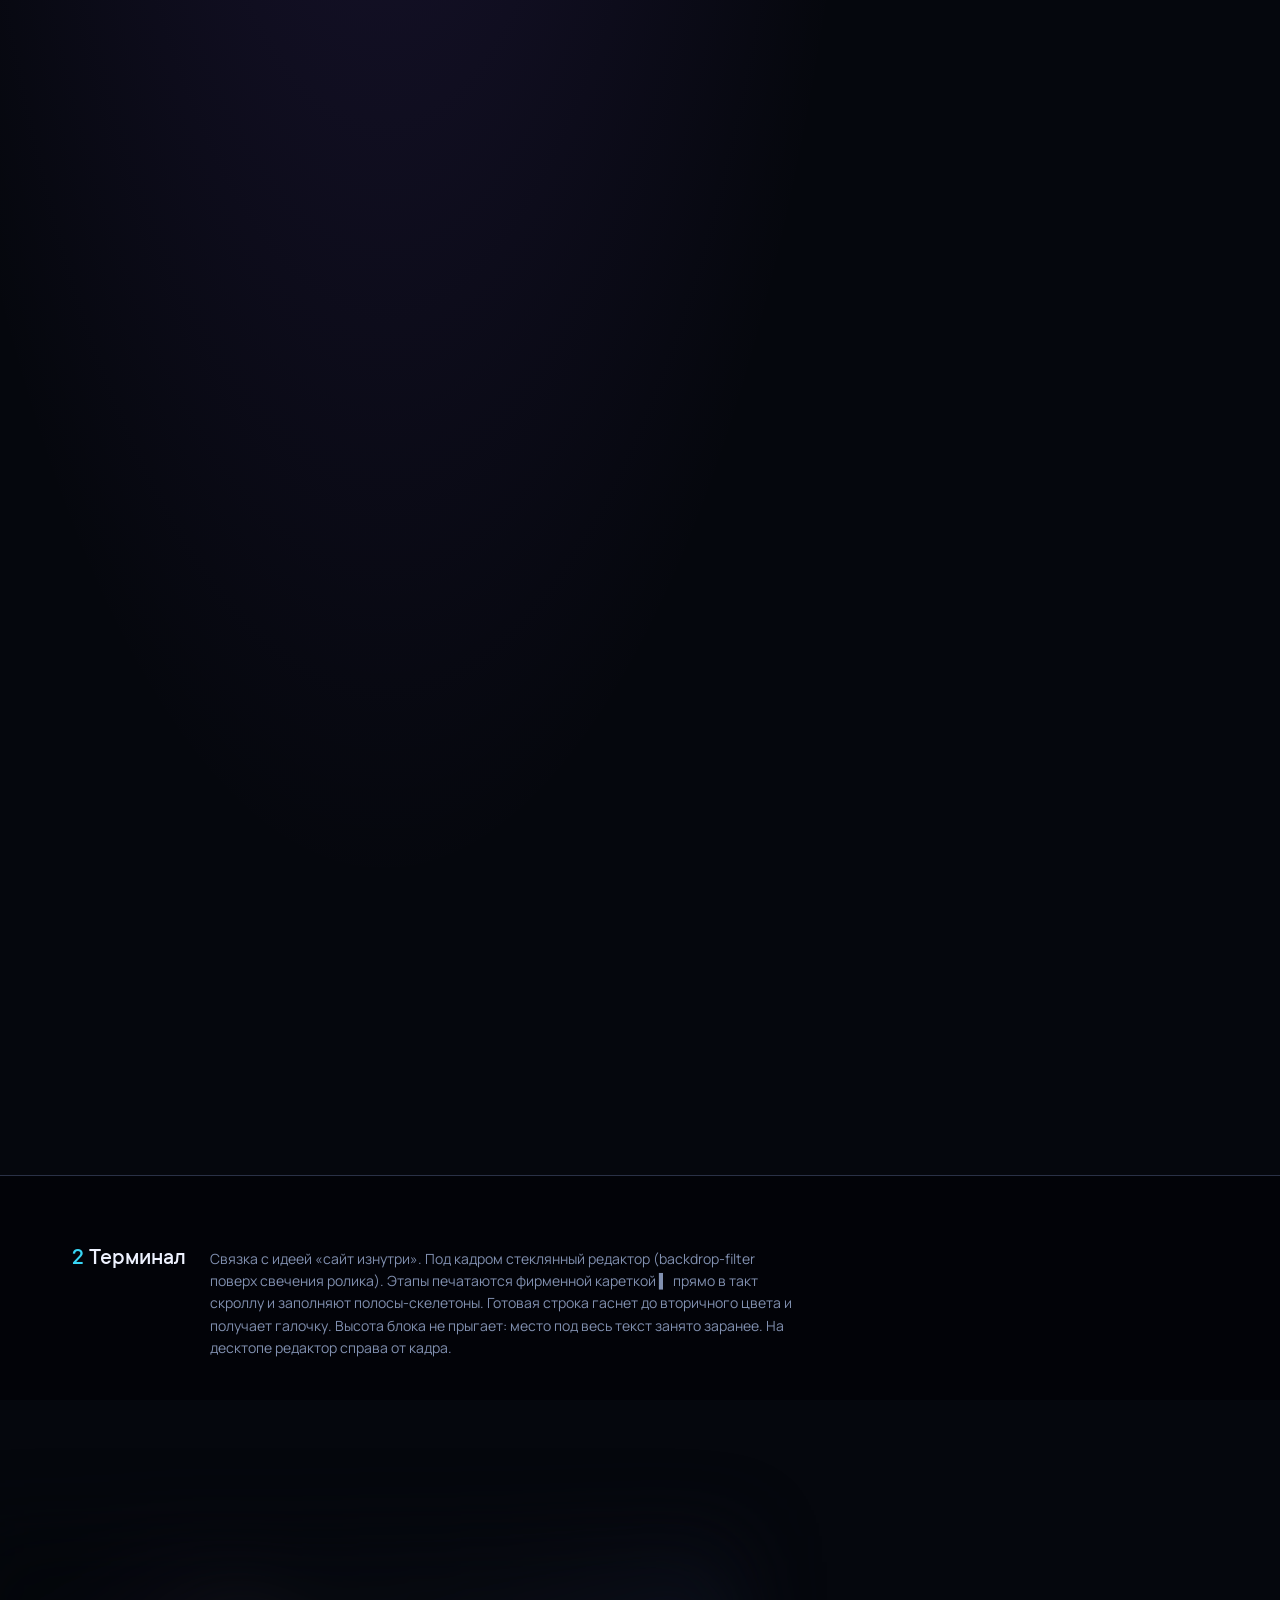
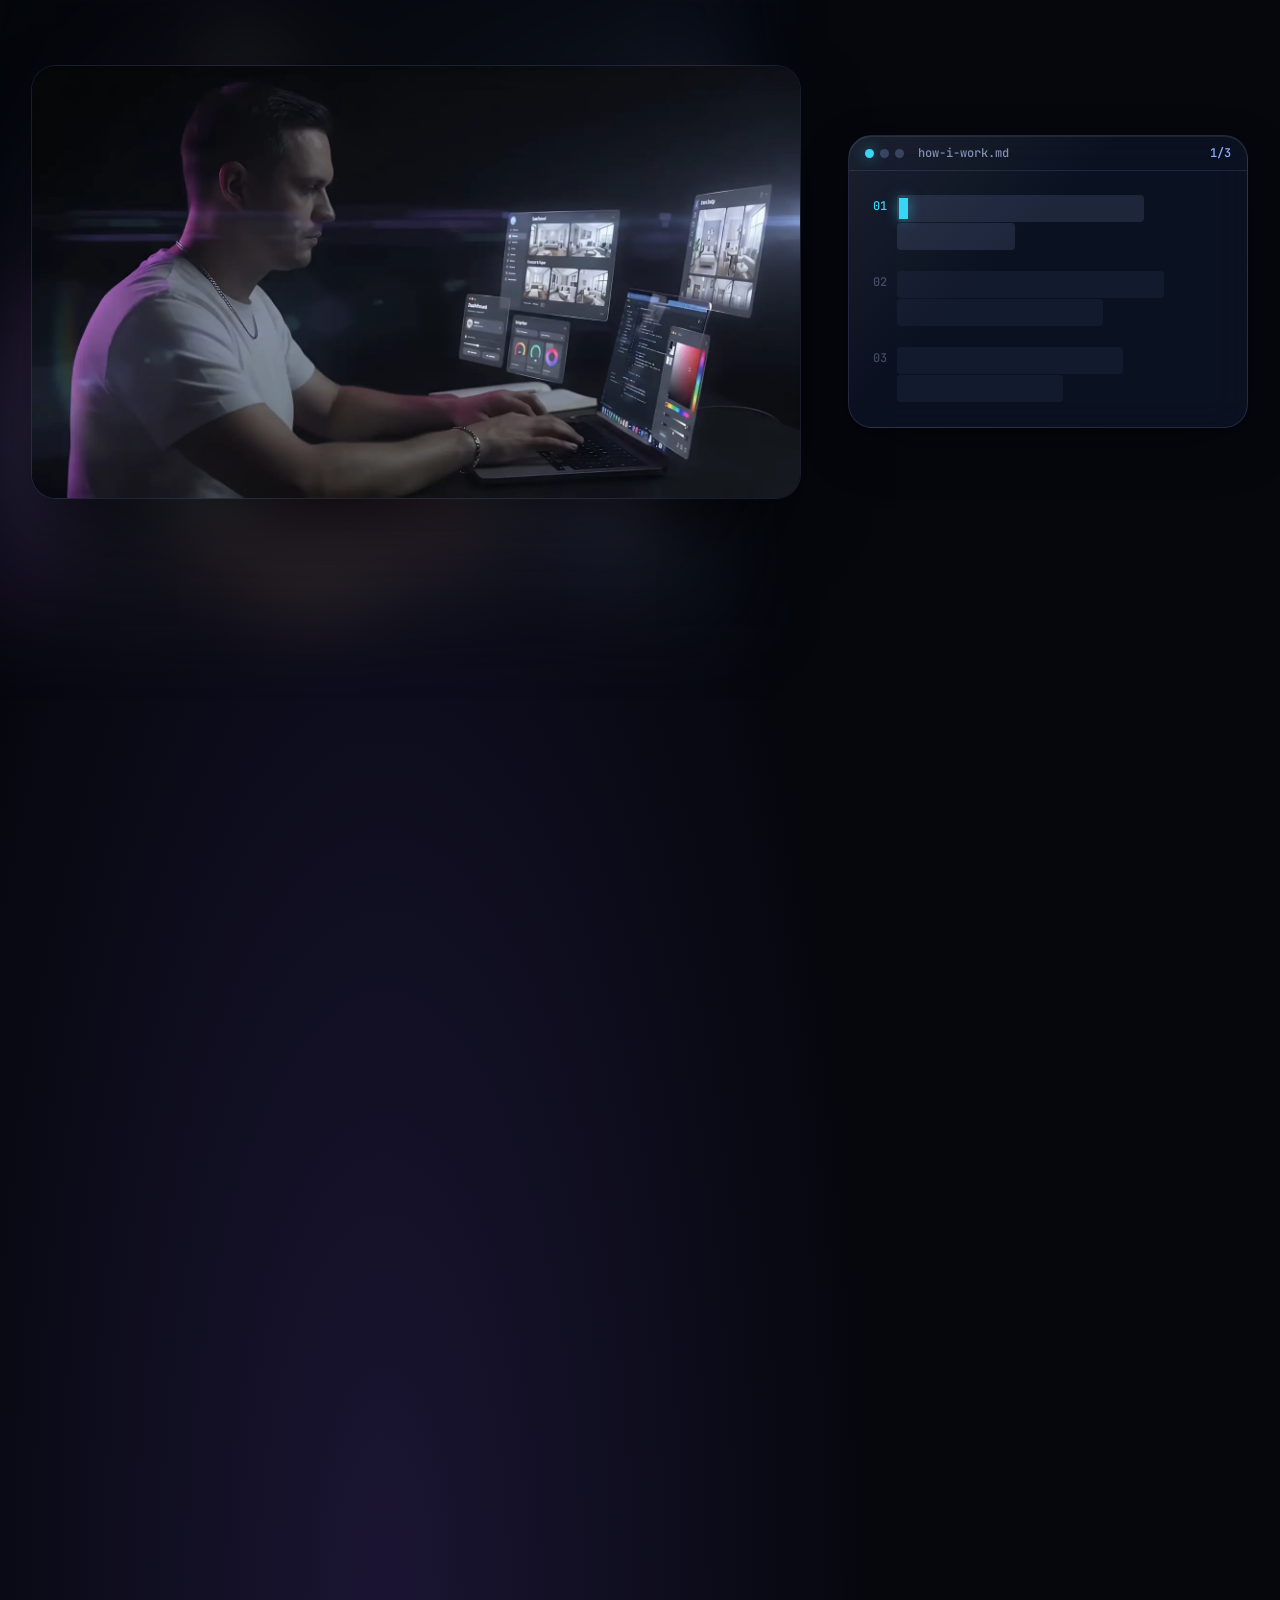
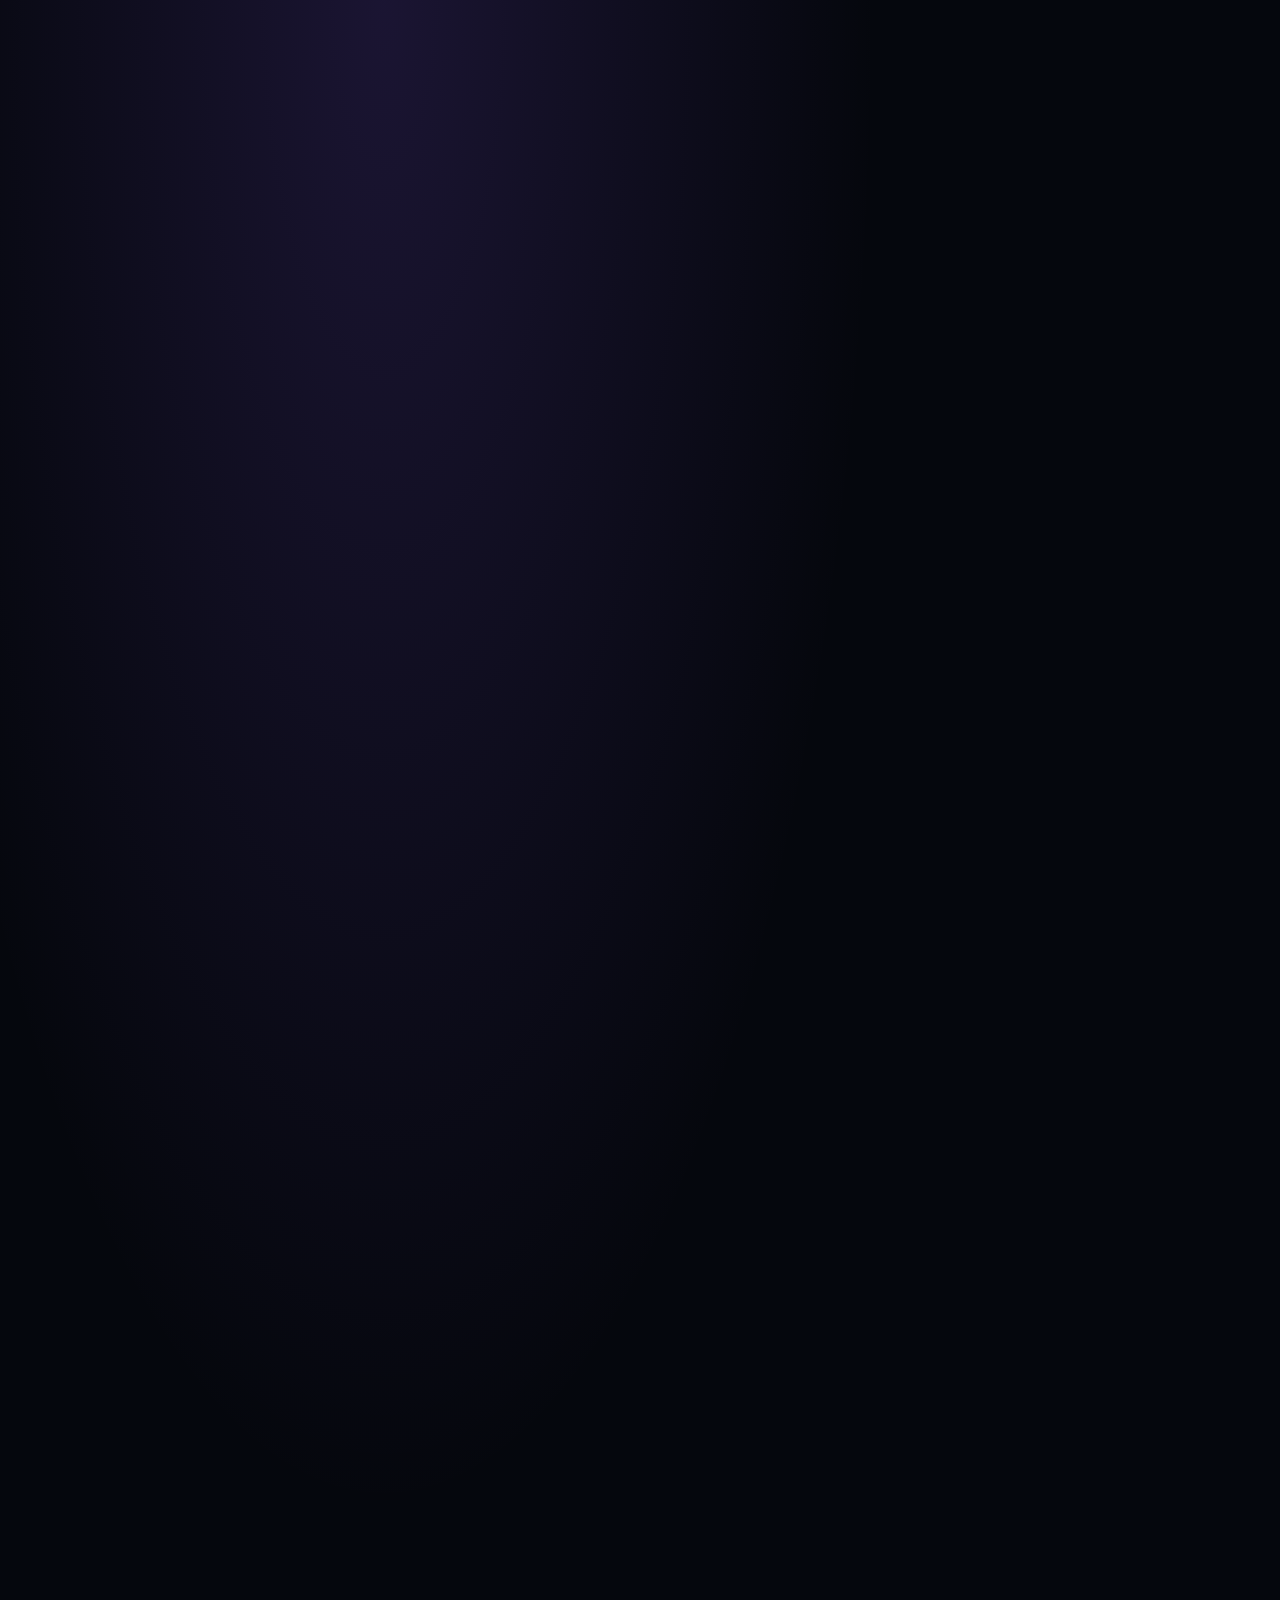
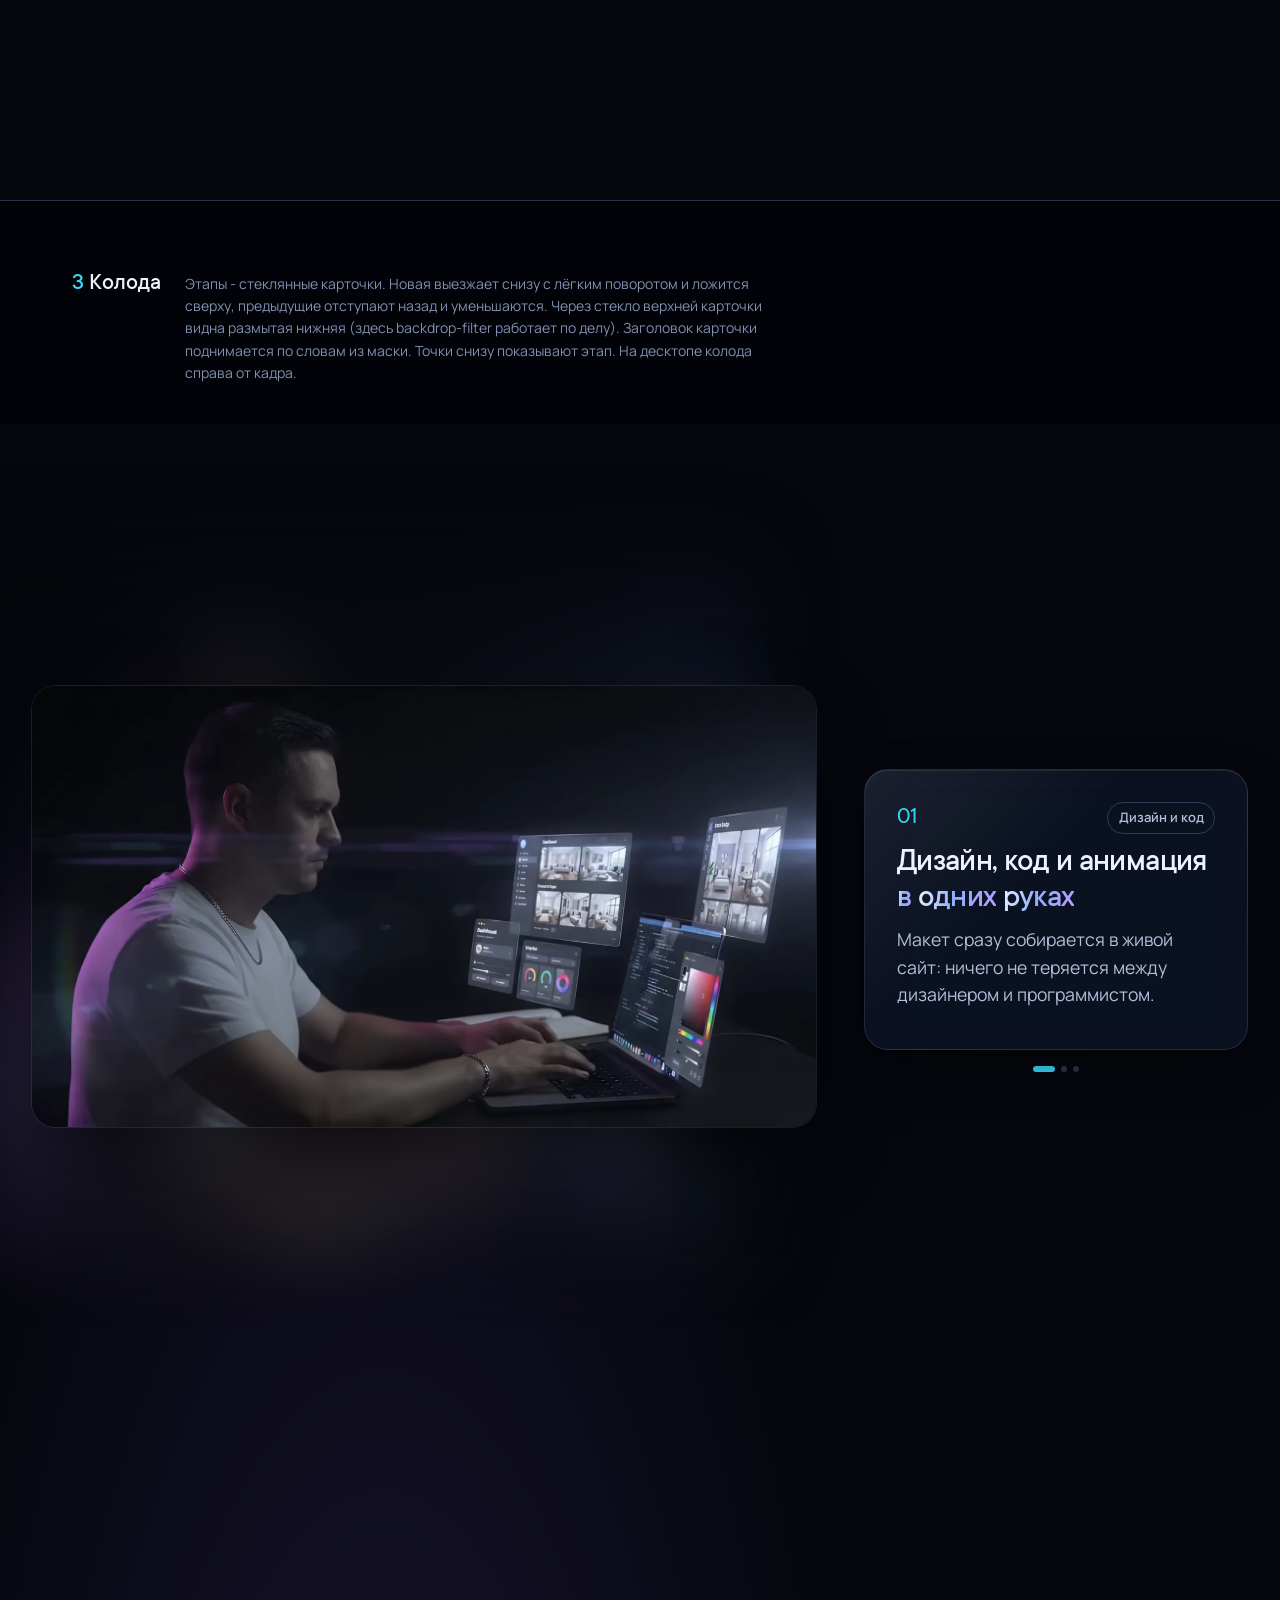
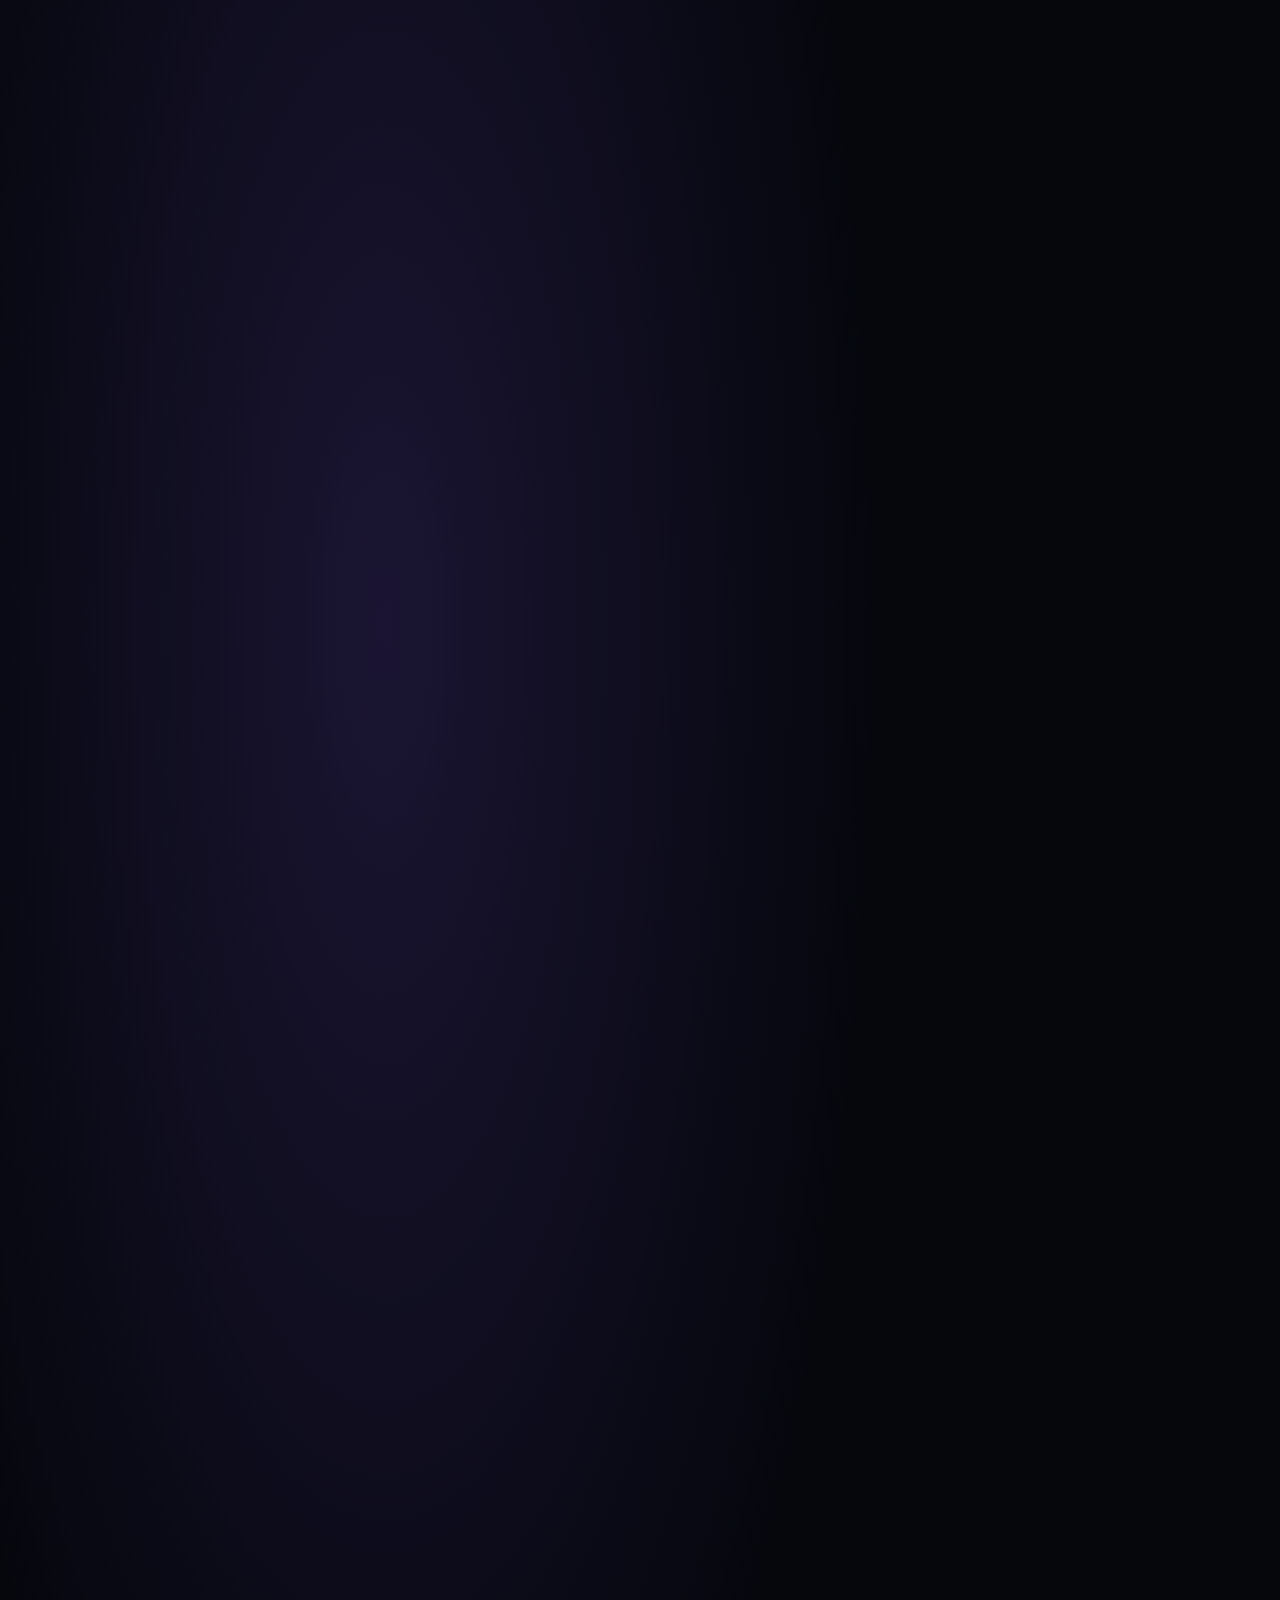
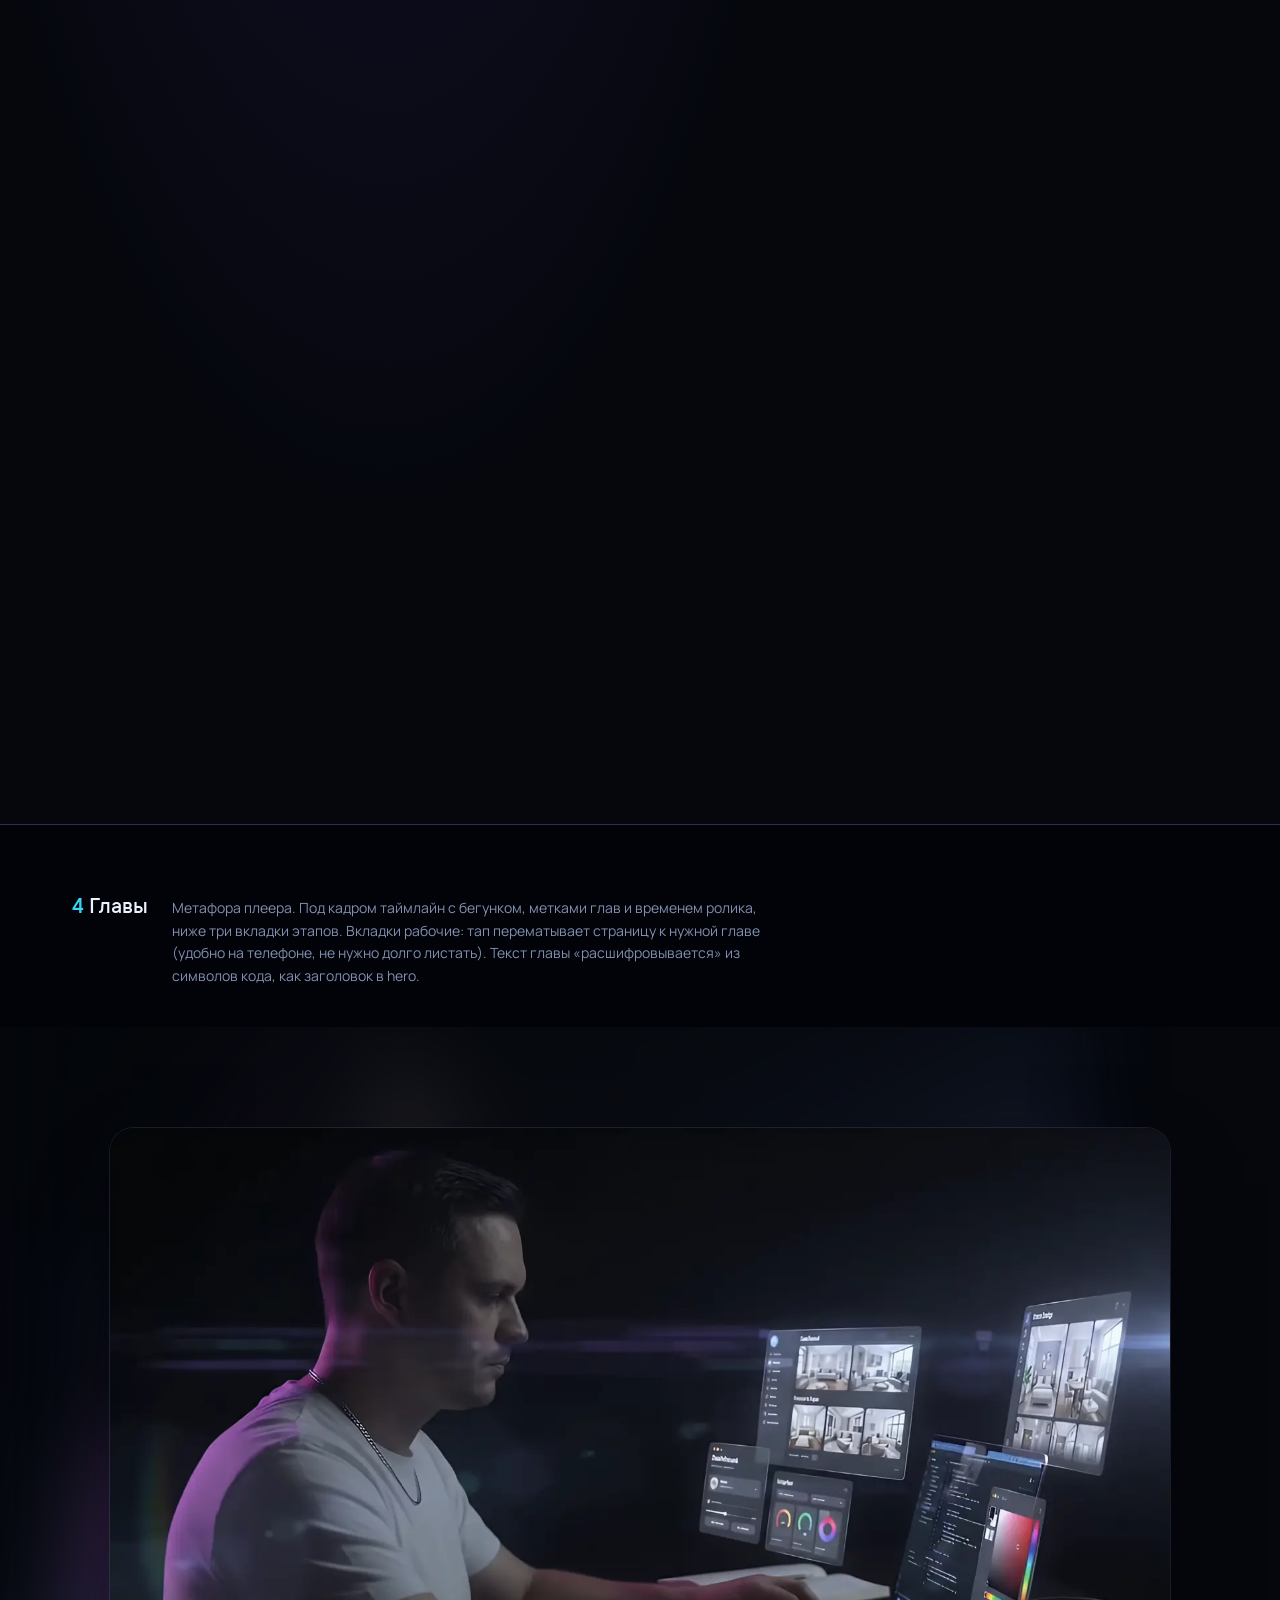
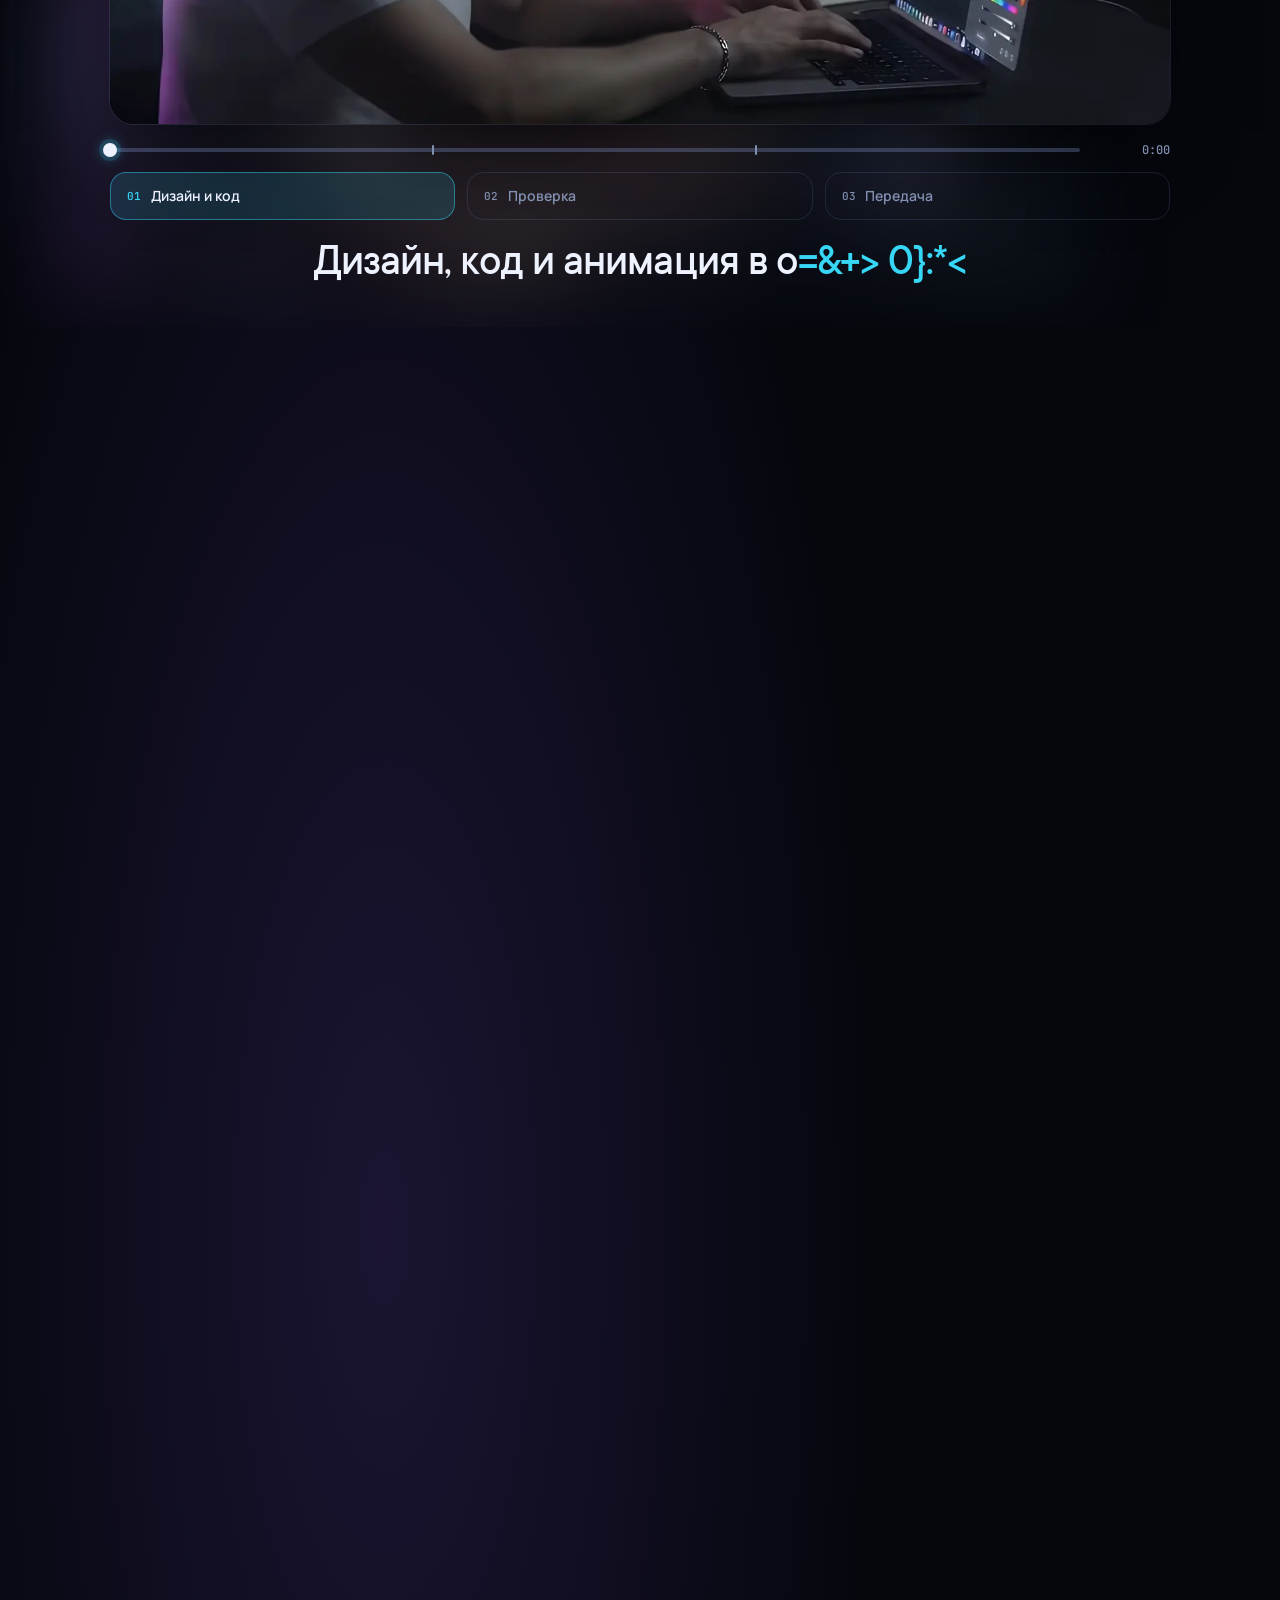
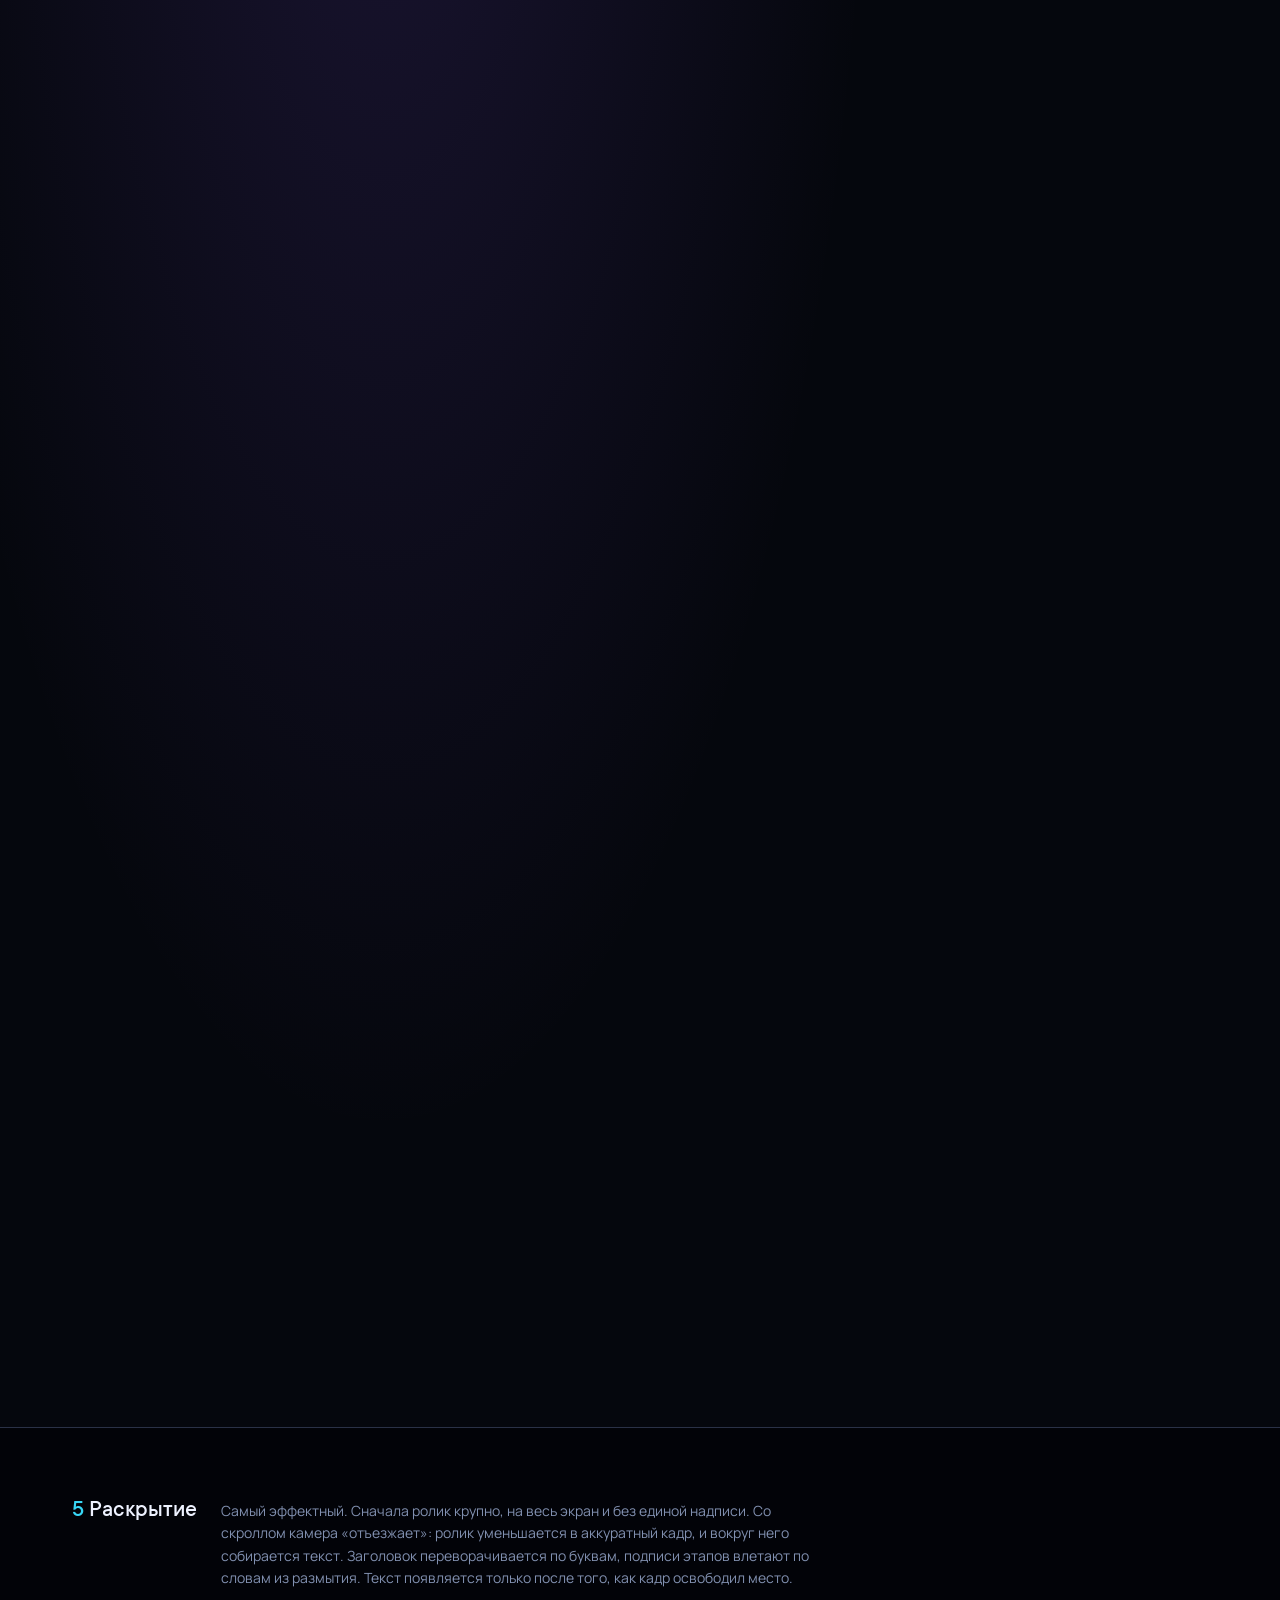
<file: _showreel-variants.html>
<!doctype html>
<html lang="ru">
<head>
  <meta charset="utf-8">
  <meta name="viewport" content="width=device-width, initial-scale=1, viewport-fit=cover">
  <meta name="robots" content="noindex">
  <title>Showreel: 5 вариантов</title>
  <script>try { if (localStorage.getItem('md-sr-theme') === 'light') document.documentElement.dataset.theme = 'light'; } catch (e) {}</script>
  <link rel="stylesheet" href="design-tokens.css">
  <link rel="stylesheet" href="style.css">
  <link rel="stylesheet" href="theme-light.css">
  <style>
    /* ================= Демо-обвязка (не часть блока) ================= */
    body { overflow-x: clip; background: var(--color-bg); }
    .demo-bar {
      position: fixed; inset: 0.75rem 0.75rem auto; z-index: var(--z-navbar);
      display: flex; align-items: center; gap: var(--space-2);
      max-width: 60rem; margin-inline: auto; padding: 0.375rem;
      border-radius: var(--radius-pill);
      overflow-x: auto; scrollbar-width: none;
    }
    .demo-bar::-webkit-scrollbar { display: none; }
    .demo-bar__title { padding: 0 var(--space-3) 0 var(--space-4); font-size: var(--fs-small); color: var(--color-text-muted); white-space: nowrap; }
    .demo-bar a, .demo-theme {
      flex: none; padding: 0.55rem 0.95rem; border-radius: var(--radius-pill); border: 0; background: none; cursor: pointer;
      font: var(--fw-semibold) var(--fs-small) / 1.2 var(--font-body); color: var(--color-text-secondary);
      text-decoration: none; white-space: nowrap;
      transition: background-color var(--duration-hover) var(--ease-hover), color var(--duration-hover) var(--ease-hover);
    }
    .demo-bar a:hover, .demo-theme:hover { color: var(--color-text-primary); }
    .demo-bar a.is-active { background: var(--color-accent-soft); color: var(--color-text-primary); box-shadow: inset 0 0 0 1px rgba(143, 176, 255, 0.35); }
    .demo-theme { margin-left: auto; box-shadow: inset 0 0 0 1px var(--color-line-strong); }
    .demo-bar a:focus-visible, .demo-theme:focus-visible { outline: none; box-shadow: var(--focus-ring); }
    .demo-intro { padding: calc(var(--space-32) + var(--space-4)) var(--gutter) var(--space-12); }
    .demo-intro h1 { font-size: var(--fs-h2); }
    .demo-intro p { max-width: var(--measure); margin-top: var(--space-4); color: var(--color-text-secondary); }
    .demo-intro ul { margin-top: var(--space-4); padding-left: 1.1em; color: var(--color-text-secondary); max-width: var(--measure); }
    .demo-intro li + li { margin-top: var(--space-2); }
    .demo-label { border-top: 1px solid var(--color-line-strong); padding: var(--space-16) 0 var(--space-10); background: var(--color-bg-deep); }
    .demo-label__row { display: flex; flex-wrap: wrap; align-items: baseline; gap: var(--space-2) var(--space-6); }
    .demo-label__name { font-family: var(--font-display); font-size: var(--fs-h4); font-weight: var(--fw-display); }
    .demo-label__name b { color: var(--color-accent-3); font-weight: var(--fw-display); }
    .demo-label__idea { max-width: 66ch; color: var(--color-text-muted); font-size: var(--fs-small); }
    .demo-end { padding: var(--space-24) var(--gutter); text-align: center; color: var(--color-text-muted); background: var(--color-bg-deep); }

    /* =====================================================================
       Общее для всех вариантов: закреплённая сцена, кадр 16:9 без обрезки
       Видео никогда не лежит под текстом: текст живёт в свободном месте экрана.
       Ширина кадра = min(ширина экрана, высота, оставшаяся после текста, * 16/9)
       ===================================================================== */
    .sr {
      --dist: 3;                 /* длина закрепления в экранах */
      --top: var(--navbar-h);    /* место под navbar */
      --reserve: 16rem;          /* высота текстовой зоны под кадром */
      position: relative;
      height: calc(100svh * (1 + var(--dist)));
      background: var(--gradient-character);
    }
    [data-theme="light"] .sr { background: var(--color-bg); }

    .sr__stage {
      --mw: min(100%, calc((100svh - var(--top) - var(--reserve)) * 16 / 9));
      position: sticky; top: 0;
      height: 100svh;
      overflow: hidden;
      display: flex; flex-direction: column; align-items: center; justify-content: center;
      gap: var(--space-5);
      padding: var(--top) 0 var(--space-4);
    }

    .sr__media { position: relative; isolation: isolate; flex: none; width: var(--mw); aspect-ratio: 16 / 9; }

    /* Ambilight: кадр ролика, сжатый до 32x18 и размытый, светится вокруг видео. Не перекрывает его */
    .sr__amb {
      position: absolute; left: -8%; top: -30%; width: 116%; height: 160%; z-index: -1;
      filter: blur(40px) saturate(1.6);
      opacity: 0; transition: opacity 1.2s var(--ease-premium);
      pointer-events: none;
    }
    .sr__amb.is-on { opacity: calc(0.55 * var(--amb-k, 1)); }
    [data-theme="light"] .sr__amb { filter: blur(40px) saturate(2.2); }
    [data-theme="light"] .sr__amb.is-on { opacity: calc(0.5 * var(--amb-k, 1)); }

    .sr__frame { position: absolute; inset: 0; overflow: hidden; background: #000; }
    [data-theme="light"] .sr__frame { background: #c3c9c9; }
    .sr__poster, .sr__video { position: absolute; inset: 0; width: 100%; height: 100%; object-fit: cover; }
    .sr__video { opacity: 0; transition: opacity 0.6s var(--ease-premium); pointer-events: none; }
    .sr__video.is-ready { opacity: 1; }

    .sr__copy { position: relative; width: var(--mw); padding-inline: var(--gutter); }

    @media (min-width: 640px) {
      .sr__stage { --mw: min(100% - 2 * var(--gutter), calc((100svh - var(--top) - var(--reserve)) * 16 / 9)); }
      .sr__copy { padding-inline: 0; }
      .sr__frame { border-radius: var(--radius-lg); box-shadow: 0 0 0 1px var(--color-line), var(--shadow-lg); }
    }

    /* Десктоп, варианты "сбоку": кадр слева, текст справа */
    @media (min-width: 1024px) {
      .sr--side .sr__stage {
        --mw: min(100% - var(--side) - var(--space-12), calc((100svh - var(--top) - var(--space-16)) * 16 / 9));
        flex-direction: row; gap: var(--space-12);
        padding-inline: max(var(--gutter), (100% - 84rem) / 2);
      }
      .sr--side .sr__copy { width: var(--side); flex: none; }
    }

    /* Телефон лёжа: всегда кадр слева, текст справа, кадр по высоте экрана */
    @media (orientation: landscape) and (max-height: 540px) {
      .sr { --top: 4.25rem; }
      .sr__stage, .sr--side .sr__stage {
        --mw: min(56%, calc((100svh - var(--top) - var(--space-3)) * 16 / 9));
        flex-direction: row; gap: var(--space-5);
        padding: var(--top) max(var(--gutter), env(safe-area-inset-right)) var(--space-3) max(var(--gutter), env(safe-area-inset-left));
      }
      .sr__copy, .sr--side .sr__copy { width: auto; flex: 1; min-width: 0; padding: 0; }
      .sr__frame { border-radius: var(--radius-md); }
    }

    /* Маска слов SplitText: запас под выносные элементы букв */
    .sw-mask { padding-block: 0.1em; margin-block: -0.1em; }

    /* =====================================================================
       V1. Кинозал: кадр, под ним счётчик, полоски-сторис и субтитр
       ===================================================================== */
    .v1 { --reserve: 17.5rem; }
    .v1__meta { display: flex; align-items: center; justify-content: space-between; gap: var(--space-4); }
    .v1__title {
      display: flex; align-items: center; gap: 0.6em;
      font: var(--fw-semibold) var(--fs-caption) / 1 var(--font-body); letter-spacing: 0.08em; text-transform: uppercase;
      color: var(--color-text-secondary);
    }
    .v1__title::before { content: ""; width: 1.5rem; height: 1px; background: var(--color-accent-3); box-shadow: var(--glow-cyan); }
    .v1__count { display: flex; align-items: baseline; gap: 0.3em; font-family: var(--font-display); font-size: var(--fs-h5); line-height: 1; color: var(--color-text-muted); font-variant-numeric: tabular-nums; }
    .v1__num { display: inline-flex; color: var(--color-text-primary); }
    .v1__roll { display: inline-block; height: 1.05em; overflow: clip; }
    .v1__digits { display: flex; flex-direction: column; }
    .v1__digits span { height: 1.05em; line-height: 1.05; }
    .v1__bars { display: grid; grid-template-columns: repeat(3, 1fr); gap: 6px; margin-top: var(--space-3); }
    .v1__bar { height: 2px; border-radius: 2px; background: var(--color-line-strong); overflow: hidden; }
    .v1__bar i { display: block; height: 100%; background: var(--color-accent-3); transform: scaleX(0); transform-origin: left; }
    .v1__caps { display: grid; margin-top: var(--space-5); }
    .v1__cap { grid-area: 1 / 1; }
    .v1__text {
      max-width: 18em;
      font-family: var(--font-display); font-size: var(--fs-h3); font-weight: var(--fw-display);
      line-height: var(--lh-heading); letter-spacing: var(--ls-heading); text-wrap: balance;
    }
    .v1__sub { max-width: 42ch; margin-top: var(--space-3); color: var(--color-text-secondary); font-size: var(--fs-body); line-height: 1.5; }
    @media (min-width: 1024px) {
      .v1 { --reserve: 13rem; }
      .v1__cap { display: grid; grid-template-columns: 1.5fr 1fr; gap: var(--space-12); align-items: end; }
      .v1__text { font-size: var(--fs-h2); }
      .v1__sub { margin: 0; }
    }

    /* =====================================================================
       V2. Терминал: под кадром стеклянный редактор, этапы печатаются кареткой
       ===================================================================== */
    .v2 { --reserve: 16.5rem; --side: 25rem; }
    .v2__term { border-radius: var(--radius-lg); overflow: hidden; }
    .v2__bar { display: flex; align-items: center; gap: 6px; padding: 0.7rem 1rem; border-bottom: 1px solid var(--color-line); }
    .v2__bar i { width: 9px; height: 9px; border-radius: 50%; background: var(--color-line-strong); }
    .v2__bar i:first-child { background: var(--color-accent-3); box-shadow: var(--glow-cyan); }
    .v2__file { margin-left: 0.5rem; font: var(--fw-medium) 0.75rem / 1 var(--font-mono); color: var(--color-text-muted); }
    .v2__status { margin-left: auto; font: var(--fw-medium) 0.75rem / 1 var(--font-mono); color: var(--color-accent-text); font-variant-numeric: tabular-nums; }
    .v2__lines { list-style: none; margin: 0; padding: var(--space-4); display: grid; gap: var(--space-3); }
    .v2__line {
      display: grid; grid-template-columns: auto 1fr 1.25rem; gap: 0.65rem; align-items: start;
      opacity: 0.45; transition: opacity var(--duration-hover) var(--ease-hover);
    }
    .v2__line.is-active, .v2__line.is-done { opacity: 1; }
    .v2__ln { font: var(--fw-medium) 0.75rem / 1.9 var(--font-mono); color: var(--color-text-muted); }
    .v2__line.is-active .v2__ln { color: var(--color-accent-3); }
    .v2__txt { display: grid; font-size: var(--fs-h5); font-weight: var(--fw-semibold); line-height: 1.4; }
    .v2__ghost, .v2__typed { grid-area: 1 / 1; }
    /* Скелетон: полосы под ещё не напечатанным текстом (он же - полный текст для скринридера) */
    .v2__ghost { color: transparent; }
    .v2__ghost span {
      background: var(--color-line); border-radius: 4px;
      -webkit-box-decoration-break: clone; box-decoration-break: clone;
      transition: background-color var(--duration-hover) var(--ease-hover);
    }
    .v2__line.is-done .v2__ghost span { background-color: transparent; }
    .v2__line.is-done .v2__typed { color: var(--color-text-secondary); }
    .v2__caret {
      display: inline-block; width: 0.45em; height: 1.05em; margin-left: 2px; vertical-align: -0.15em;
      background: var(--color-accent-3); box-shadow: var(--glow-cyan); visibility: hidden;
    }
    .v2__line.is-active .v2__caret { visibility: visible; animation: v2-blink 1s steps(1) infinite; }
    @keyframes v2-blink { 50% { opacity: 0; } }
    .v2__ok { width: 1.25rem; height: 1.25rem; margin-top: 0.15em; color: var(--color-status-available); scale: 0; transition: scale var(--duration-hover) var(--ease-spring); }
    .v2__line.is-done .v2__ok { scale: 1; }
    @media (min-width: 1024px) {
      .v2__txt { font-size: var(--fs-h5); }
      .v2__lines { padding: var(--space-6); gap: var(--space-5); }
    }

    /* =====================================================================
       V3. Колода: стеклянные карточки этапов ложатся друг на друга
       ===================================================================== */
    .v3 { --reserve: 17rem; --side: 24rem; }
    .v3__deck { display: grid; padding-top: 1.75rem; }
    .v3__card {
      grid-area: 1 / 1; padding: var(--space-5);
      transform-origin: 50% 0;
    }
    .v3__head { display: flex; align-items: center; justify-content: space-between; gap: var(--space-3); }
    .v3__no { font-family: var(--font-display); font-size: var(--fs-h4); line-height: 1; color: var(--color-accent-3); }
    .v3__tag {
      padding: 0.3rem 0.65rem; border-radius: var(--radius-pill); border: 1px solid var(--color-line-strong);
      font-size: var(--fs-caption); font-weight: var(--fw-semibold); color: var(--color-text-secondary);
    }
    .v3__title {
      margin-top: var(--space-3);
      font-family: var(--font-display); font-size: var(--fs-h4); font-weight: var(--fw-display);
      line-height: var(--lh-heading); letter-spacing: var(--ls-heading); text-wrap: balance;
    }
    .v3__text { margin-top: var(--space-2); color: var(--color-text-secondary); font-size: var(--fs-small); line-height: 1.55; }
    .v3__dots { display: flex; justify-content: center; gap: 6px; margin-top: var(--space-4); }
    .v3__dot { width: 6px; height: 6px; border-radius: 3px; background: var(--color-line-strong); transition: width var(--duration-hover) var(--ease-premium), background-color var(--duration-hover) var(--ease-hover); }
    .v3__dot.is-on { width: 22px; background: var(--color-accent-3); }
    @media (min-width: 1024px) {
      .v3__card { padding: var(--space-8); }
      .v3__title { font-size: var(--fs-h3); }
      .v3__text { font-size: var(--fs-body); }
    }

    /* =====================================================================
       V4. Главы: под кадром таймлайн плеера и вкладки этапов (тап = перемотка)
       ===================================================================== */
    .v4 { --reserve: 15.5rem; }
    .v4__scrub { display: flex; align-items: center; gap: var(--space-3); }
    .v4__track { position: relative; flex: 1; height: 4px; border-radius: 2px; background: var(--color-line-strong); container-type: inline-size; }
    .v4__fill { position: absolute; inset: 0; border-radius: inherit; background: linear-gradient(90deg, var(--color-accent), var(--color-accent-3)); transform: scaleX(var(--p, 0)); transform-origin: left; }
    .v4__mark { position: absolute; top: 50%; left: calc(var(--at) * 100%); width: 2px; height: 10px; margin: -5px 0 0 -1px; border-radius: 1px; background: var(--color-text-muted); }
    .v4__head {
      position: absolute; left: 0; top: 50%; width: 14px; height: 14px; margin: -7px 0 0 -7px; border-radius: 50%;
      background: var(--color-text-primary); box-shadow: 0 0 0 4px var(--color-accent-3-soft), var(--glow-cyan);
      transform: translateX(calc(var(--p, 0) * 100cqw));
    }
    .v4__time { min-width: 6.5em; text-align: right; font: var(--fw-medium) 0.75rem / 1 var(--font-mono); color: var(--color-text-muted); font-variant-numeric: tabular-nums; }
    .v4__tabs { display: grid; grid-template-columns: repeat(3, 1fr); gap: 6px; margin-top: var(--space-4); }
    .v4__tab {
      display: flex; flex-direction: column; align-items: flex-start; gap: 3px; min-height: 48px; padding: 0.55rem 0.7rem;
      border-radius: var(--radius-md); border: 1px solid var(--color-line); background: transparent; cursor: pointer;
      font: var(--fw-semibold) var(--fs-caption) / 1.2 var(--font-body); color: var(--color-text-muted); text-align: left;
      transition: color var(--duration-hover) var(--ease-hover), border-color var(--duration-hover) var(--ease-hover), background-color var(--duration-hover) var(--ease-hover);
      -webkit-tap-highlight-color: transparent;
    }
    .v4__tab-no { font: var(--fw-medium) 0.6875rem / 1 var(--font-mono); }
    .v4__tab:hover { color: var(--color-text-secondary); }
    .v4__tab[aria-current="step"] { color: var(--color-text-primary); border-color: rgba(56, 214, 245, 0.45); background: var(--color-accent-3-soft); }
    [data-theme="light"] .v4__tab[aria-current="step"] { border-color: rgba(10, 143, 181, 0.45); }
    .v4__tab[aria-current="step"] .v4__tab-no { color: var(--color-accent-3); }
    .v4__tab:focus-visible { outline: none; box-shadow: var(--focus-ring); }
    .v4__caps { display: grid; margin-top: var(--space-5); }
    .v4__cap {
      grid-area: 1 / 1; opacity: 0; transition: opacity var(--duration-exit) var(--ease-hover);
      font-family: var(--font-display); font-size: var(--fs-h3); font-weight: var(--fw-display);
      line-height: var(--lh-heading); letter-spacing: var(--ls-heading); text-wrap: balance;
    }
    .v4__cap.is-on { opacity: 1; }
    .v4__scr .g { color: var(--color-accent-3); }
    @media (min-width: 1024px) {
      .v4 { --reserve: 14rem; }
      .v4__tabs { gap: var(--space-3); }
      .v4__tab { flex-direction: row; align-items: center; gap: 0.6rem; padding: 0.75rem 1rem; font-size: var(--fs-small); }
      .v4__cap { font-size: var(--fs-h2); text-align: center; }
    }

    /* =====================================================================
       V5. Раскрытие: ролик на весь экран -> отъезжает в кадр, вокруг собирается текст
       ===================================================================== */
    .v5 { --reserve: 15rem; --dist: 3.5; }
    .v5 .sr__stage { --v5-title: calc(var(--fs-h3) * 1.2); --mw: min(100%, calc((100svh - var(--top) - var(--reserve) - var(--v5-title)) * 16 / 9)); }
    @media (min-width: 640px) { .v5 .sr__stage { --mw: min(100% - 2 * var(--gutter), calc((100svh - var(--top) - var(--reserve) - var(--v5-title)) * 16 / 9)); } }
    .v5 .sr__media { z-index: 2; }
    .v5__title {
      width: var(--mw); padding-inline: var(--gutter); text-align: center;
      font-family: var(--font-display); font-size: var(--fs-h3); font-weight: var(--fw-display);
      line-height: var(--lh-heading); letter-spacing: var(--ls-heading);
    }
    .v5__copy { text-align: center; }
    .v5__caps { display: grid; }
    .v5__cap { grid-area: 1 / 1; }
    .v5__kicker { font: var(--fw-semibold) var(--fs-caption) / 1 var(--font-body); letter-spacing: 0.08em; text-transform: uppercase; color: var(--color-accent-3); }
    .v5__text {
      max-width: 20em; margin: var(--space-3) auto 0;
      font-family: var(--font-display); font-size: var(--fs-h4); font-weight: var(--fw-display);
      line-height: var(--lh-heading); letter-spacing: var(--ls-heading); text-wrap: balance;
    }
    .v5__text .sw { display: inline-block; }
    @media (min-width: 1024px) { .v5__text { font-size: var(--fs-h3); } }
    @media (orientation: landscape) and (max-height: 540px) {
      .v5 .sr__stage {
        display: grid; align-content: center;
        grid-template-columns: min(56%, calc((100svh - var(--top) - var(--space-3)) * 16 / 9)) 1fr;
        grid-template-rows: auto auto;
        column-gap: var(--space-5); row-gap: var(--space-3);
      }
      .v5 .sr__media { width: 100%; grid-column: 1; grid-row: 1 / 3; align-self: center; }
      .v5__title { grid-column: 2; grid-row: 1; width: auto; padding: 0; text-align: left; align-self: end; }
      .v5__copy { grid-column: 2; grid-row: 2; text-align: left; }
      .v5__text { margin-inline: 0; }
    }

    /* =====================================================================
       V6. Раскрытие + Кинозал. Телефон: как V1 (текст под кадром, без плашки).
       Десктоп: под кадром стеклянная плашка с текстом (видео ничем не закрыто)
       ===================================================================== */
    /* Заголовок секции внутри сцены, над кадром: тот же section-head, что у остальных блоков сайта.
       Раскрывается вместе с плашкой (script.js-аналог ниже, V6). --reserve учитывает его высоту */
    /* z-index выше кадра (2): иначе свечение кадра, уходящее вверх, ложится на заголовок вуалью.
       Пока кадр крупный, заголовок всё равно спрятан маской */
    .v6__head { position: relative; z-index: 3; width: 100%; margin: 0; padding-inline: var(--gutter); }
    .v6 { --reserve: 17.5rem; --dist: 3.5; --v6-glass: rgba(10, 15, 30, 0.68); }
    [data-theme="light"] .v6 { --v6-glass: rgba(255, 255, 255, 0.74); }
    .v6__screen { display: contents; }
    .v6 .v1__meta { justify-content: center; } /* только счётчик, по центру блока */
    .v6 .sr__media { z-index: 2; }
    /* Телефон: кадр лежит выше текста (z-index для входа "крупно"), поэтому свечение не должно
       уходить ниже кадра - иначе оно полупрозрачной вуалью ложится на текст */
    .v6 .sr__amb { top: -30%; height: 130%; clip-path: inset(-100% -100% 0 -100%); }
    /* Телефон и планшет: больше воздуха между кадром и текстом, между счётчиком и полосками.
       --reserve: текст под кадром (19rem) + заголовок над кадром с разделителем и отступом (~5.25rem) */
    @media (max-width: 1023.98px) {
      .v6 { --reserve: 24.875rem; }
      .v6 .sr__stage { gap: var(--space-8); }
      .v6 .v1__bars { margin-top: var(--space-6); }
      .v6 .v1__caps { margin-top: var(--space-6); }
      .v6 .v1__text, .v6 .v1__sub { margin-inline: auto; text-align: center; }
      .v6 .v1__text { font-size: calc(var(--fs-h3) * 1.2); } /* ~26px на телефоне */
    }
    /* Телефон лёжа: кадр слева на всю высоту, справа заголовок и текст */
    @media (orientation: landscape) and (max-height: 540px) {
      .v6 .sr__stage {
        display: grid; align-content: center;
        grid-template-columns: min(56%, calc((100svh - var(--top) - var(--space-3)) * 16 / 9)) 1fr;
        column-gap: var(--space-5); row-gap: var(--space-4);
      }
      .v6 .sr__media { width: 100%; grid-column: 1; grid-row: 1 / 3; align-self: center; }
      .v6__head { grid-column: 2; grid-row: 1; padding: 0; justify-items: start; text-align: left; }
      .v6__copy { grid-column: 2; grid-row: 2; }
      .v6 .v1__text, .v6 .v1__sub { margin-inline: 0; text-align: left; }
      .v6 .section-title { font-size: var(--fs-h3); }
    }
    @media (min-width: 1024px) and (min-height: 541px) {
      /* Десктоп: плашка выше кадра (z-index 3), свечение снова уходит вниз и лежит ПОД плашкой -
         стекло размывает его, а на текст оно больше не попадает */
      .v6 .sr__amb { top: -30%; height: 160%; clip-path: none; }
      .v6 .sr__stage {
        --reserve: 21.25rem; /* плашка (подпись бывает в 2 строки) + заголовок над кадром + отступы */
        gap: var(--space-10); /* заголовок -> кадр */
        /* --mh: ширина кадра, которую позволяет высота экрана (без процентов - не зависит от родителя) */
        --mh: calc((100svh - var(--top) - var(--reserve) - var(--space-4)) * 16 / 9);
        padding-bottom: var(--space-4);
      }
      /* Плашка не уже 46rem: на низких экранах (кадр узкий) подпись не сжимается в столбик,
         плашка становится чуть шире кадра, кадр стоит по центру */
      .v6__screen { display: grid; gap: var(--space-5); width: min(100% - 2 * var(--gutter), 84rem, max(var(--mh), 46rem)); }
      .v6 .sr__media { width: min(100%, var(--mh)); justify-self: center; }
      /* Стекло (фон, рамка, блик, тень, backdrop-filter) - в ::before под текстом. Сама плашка
         без прозрачности и фильтров: текст рисуется как обычный, с полным сглаживанием.
         Рамка у плашки прозрачная - только держит размер */
      .v6__copy {
        position: relative; z-index: 3; isolation: isolate;
        width: auto;
        padding: var(--space-5) var(--space-6) var(--space-6);
        border: 1px solid transparent;
        border-radius: var(--radius-md);
      }
      .v6__copy::before {
        content: ""; position: absolute; inset: -1px; z-index: -1;
        border: var(--glass-border); border-radius: inherit;
        background: var(--glass-shine), var(--v6-glass);
        box-shadow: var(--glass-highlight), var(--glass-shadow);
        -webkit-backdrop-filter: blur(24px) saturate(160%);
        backdrop-filter: blur(24px) saturate(160%);
        pointer-events: none;
      }
      @supports not ((backdrop-filter: blur(1px)) or (-webkit-backdrop-filter: blur(1px))) {
        .v6 { --v6-glass: var(--glass-bg-lite); }
      }
      .v6 .v1__bars { margin-top: var(--space-6); }
      .v6 .v1__caps { margin-top: var(--space-4); }
      .v6 .v1__cap { grid-template-columns: 1.4fr 1fr; gap: var(--space-10); }
      .v6 .v1__text { font-size: var(--fs-h3); }
    }

    /* =====================================================================
       Без анимаций (prefers-reduced-motion): без закрепления, весь текст сразу
       ===================================================================== */
    .rm .sr { height: auto; }
    .rm .sr__stage { position: relative; height: auto; min-height: 100svh; }
    .rm .v1__cap, .rm .v4__cap, .rm .v5__cap, .rm .v3__card { grid-area: auto; opacity: 1; }
    .rm .v1__caps, .rm .v3__deck, .rm .v4__caps, .rm .v5__caps { gap: var(--space-6); }
    .rm .v1__bar i { transform: none; }
  </style>
</head>
<body>
  <svg width="0" height="0" style="position:absolute" aria-hidden="true">
    <symbol id="i-check" viewBox="0 0 24 24"><path d="m5 12.5 4.5 4.5L19 7.5" fill="none" stroke="currentColor" stroke-width="2" stroke-linecap="round" stroke-linejoin="round"/></symbol>
  </svg>

  <nav class="demo-bar glass" aria-label="Варианты">
    <span class="demo-bar__title">Showreel · 5 вариантов</span>
    <a href="#v1">1 Кинозал</a>
    <a href="#v2">2 Терминал</a>
    <a href="#v3">3 Колода</a>
    <a href="#v4">4 Главы</a>
    <a href="#v5">5 Раскрытие</a>
    <a href="#v6">6 Раскрытие + Кинозал</a>
    <button class="demo-theme js-theme" type="button" aria-pressed="false">Светлая тема</button>
  </nav>

  <header class="demo-intro">
    <h1>Showreel с персонажем: 5 дизайнов</h1>
    <p>Общий принцип для всех пяти: ролик показывается целиком, в кадре 16:9 без обрезки, и ничто не лежит поверх него. Текст стоит в свободной части экрана: на телефоне под кадром, на телефоне лёжа и в вариантах 2-3 на десктопе справа.</p>
    <ul>
      <li>Размер кадра считается от экрана: ширина телефона целиком, а если экран низкий, кадр уменьшается так, чтобы текст точно поместился.</li>
      <li>Вокруг кадра мягко светится его же цвет (ambilight: кадр сжат до 32x18 и размыт), видео при этом не затемняется и ничем не закрыто.</li>
      <li>Кнопка «Светлая тема» вверху переключает и цвета, и ролик на светлую версию.</li>
    </ul>
  </header>

  <!-- ========================= V1 ========================= -->
  <div class="demo-label" id="v1"><div class="container demo-label__row">
    <p class="demo-label__name"><b>1</b> Кинозал</p>
    <p class="demo-label__idea">Самый спокойный вариант. Под кадром счётчик этапа с прокруткой цифры, три полоски как в сторис (заполняются скроллом) и субтитр. Слова поднимаются из-под маски по одному, пояснение проявляется из размытия. На десктопе субтитр и пояснение стоят в две колонки.</p>
  </div></div>
  <section class="sr v1 js-sr" aria-labelledby="v1-title">
    <div class="sr__stage">
      <div class="sr__media">
        <canvas class="sr__amb" width="32" height="18" aria-hidden="true"></canvas>
        <div class="sr__frame">
          <img class="sr__poster" src="assets/video/character/poster.webp" width="1600" height="900" alt="" decoding="async">
          <video class="sr__video" muted playsinline preload="none" disablepictureinpicture disableremoteplayback aria-hidden="true" tabindex="-1"></video>
        </div>
      </div>
      <div class="sr__copy">
        <div class="v1__meta">
          <h2 class="v1__title" id="v1-title">Как я работаю</h2>
          <p class="v1__count" aria-hidden="true">
            <span class="v1__num">0<span class="v1__roll"><span class="v1__digits"><span>1</span><span>2</span><span>3</span></span></span></span>
            <span>/ 03</span>
          </p>
        </div>
        <div class="v1__bars" aria-hidden="true"><span class="v1__bar"><i></i></span><span class="v1__bar"><i></i></span><span class="v1__bar"><i></i></span></div>
        <div class="v1__caps">
          <div class="v1__cap">
            <p class="v1__text">Дизайн, код и анимация <span class="text-gradient">в одних руках</span></p>
            <p class="v1__sub">Макет сразу собирается в живой сайт: ничего не теряется между дизайнером и программистом.</p>
          </div>
          <div class="v1__cap">
            <p class="v1__text">Каждый экран проверяю на реальных телефонах</p>
            <p class="v1__sub">iPhone, Android, планшеты: шрифты, отступы и анимации без рывков.</p>
          </div>
          <div class="v1__cap">
            <p class="v1__text">Сдаю сайт, которым вы управляете сами</p>
            <p class="v1__sub">Админка MODX и инструкция: тексты, цены и фото меняете без программиста.</p>
          </div>
        </div>
      </div>
    </div>
  </section>

  <!-- ========================= V2 ========================= -->
  <div class="demo-label" id="v2"><div class="container demo-label__row">
    <p class="demo-label__name"><b>2</b> Терминал</p>
    <p class="demo-label__idea">Связка с идеей «сайт изнутри». Под кадром стеклянный редактор (backdrop-filter поверх свечения ролика). Этапы печатаются фирменной кареткой ▍ прямо в такт скроллу и заполняют полосы-скелетоны. Готовая строка гаснет до вторичного цвета и получает галочку. Высота блока не прыгает: место под весь текст занято заранее. На десктопе редактор справа от кадра.</p>
  </div></div>
  <section class="sr sr--side v2 js-sr" aria-labelledby="v2-title">
    <h2 class="visually-hidden" id="v2-title">Как я работаю</h2>
    <div class="sr__stage">
      <div class="sr__media">
        <canvas class="sr__amb" width="32" height="18" aria-hidden="true"></canvas>
        <div class="sr__frame">
          <img class="sr__poster" src="assets/video/character/poster.webp" width="1600" height="900" alt="" decoding="async">
          <video class="sr__video" muted playsinline preload="none" disablepictureinpicture disableremoteplayback aria-hidden="true" tabindex="-1"></video>
        </div>
      </div>
      <div class="sr__copy">
        <div class="v2__term glass">
          <div class="v2__bar" aria-hidden="true"><i></i><i></i><i></i><span class="v2__file">how-i-work.md</span><span class="v2__status">1/3</span></div>
          <ol class="v2__lines">
            <li class="v2__line">
              <span class="v2__ln" aria-hidden="true">01</span>
              <span class="v2__txt"><span class="v2__ghost"><span>Дизайн, код и анимация в одних руках</span></span><span class="v2__typed" aria-hidden="true"></span></span>
              <svg class="v2__ok" aria-hidden="true"><use href="#i-check"/></svg>
            </li>
            <li class="v2__line">
              <span class="v2__ln" aria-hidden="true">02</span>
              <span class="v2__txt"><span class="v2__ghost"><span>Каждый экран проверяю на реальных телефонах</span></span><span class="v2__typed" aria-hidden="true"></span></span>
              <svg class="v2__ok" aria-hidden="true"><use href="#i-check"/></svg>
            </li>
            <li class="v2__line">
              <span class="v2__ln" aria-hidden="true">03</span>
              <span class="v2__txt"><span class="v2__ghost"><span>Сдаю сайт, которым вы управляете сами</span></span><span class="v2__typed" aria-hidden="true"></span></span>
              <svg class="v2__ok" aria-hidden="true"><use href="#i-check"/></svg>
            </li>
          </ol>
        </div>
      </div>
    </div>
  </section>

  <!-- ========================= V3 ========================= -->
  <div class="demo-label" id="v3"><div class="container demo-label__row">
    <p class="demo-label__name"><b>3</b> Колода</p>
    <p class="demo-label__idea">Этапы - стеклянные карточки. Новая выезжает снизу с лёгким поворотом и ложится сверху, предыдущие отступают назад и уменьшаются. Через стекло верхней карточки видна размытая нижняя (здесь backdrop-filter работает по делу). Заголовок карточки поднимается по словам из маски. Точки снизу показывают этап. На десктопе колода справа от кадра.</p>
  </div></div>
  <section class="sr sr--side v3 js-sr" aria-labelledby="v3-title">
    <h2 class="visually-hidden" id="v3-title">Как я работаю</h2>
    <div class="sr__stage">
      <div class="sr__media">
        <canvas class="sr__amb" width="32" height="18" aria-hidden="true"></canvas>
        <div class="sr__frame">
          <img class="sr__poster" src="assets/video/character/poster.webp" width="1600" height="900" alt="" decoding="async">
          <video class="sr__video" muted playsinline preload="none" disablepictureinpicture disableremoteplayback aria-hidden="true" tabindex="-1"></video>
        </div>
      </div>
      <div class="sr__copy">
        <div class="v3__deck">
          <article class="v3__card glass">
            <div class="v3__head"><span class="v3__no">01</span><span class="v3__tag">Дизайн и код</span></div>
            <h3 class="v3__title">Дизайн, код и анимация <span class="text-gradient">в одних руках</span></h3>
            <p class="v3__text">Макет сразу собирается в живой сайт: ничего не теряется между дизайнером и программистом.</p>
          </article>
          <article class="v3__card glass">
            <div class="v3__head"><span class="v3__no">02</span><span class="v3__tag">Проверка</span></div>
            <h3 class="v3__title">Каждый экран проверяю на реальных телефонах</h3>
            <p class="v3__text">iPhone, Android, планшеты: шрифты, отступы и анимации без рывков.</p>
          </article>
          <article class="v3__card glass">
            <div class="v3__head"><span class="v3__no">03</span><span class="v3__tag">Передача</span></div>
            <h3 class="v3__title">Сдаю сайт, которым вы управляете сами</h3>
            <p class="v3__text">Админка MODX и инструкция: тексты, цены и фото меняете без программиста.</p>
          </article>
        </div>
        <div class="v3__dots" aria-hidden="true"><span class="v3__dot is-on"></span><span class="v3__dot"></span><span class="v3__dot"></span></div>
      </div>
    </div>
  </section>

  <!-- ========================= V4 ========================= -->
  <div class="demo-label" id="v4"><div class="container demo-label__row">
    <p class="demo-label__name"><b>4</b> Главы</p>
    <p class="demo-label__idea">Метафора плеера. Под кадром таймлайн с бегунком, метками глав и временем ролика, ниже три вкладки этапов. Вкладки рабочие: тап перематывает страницу к нужной главе (удобно на телефоне, не нужно долго листать). Текст главы «расшифровывается» из символов кода, как заголовок в hero.</p>
  </div></div>
  <section class="sr v4 js-sr" aria-labelledby="v4-title">
    <h2 class="visually-hidden" id="v4-title">Как я работаю</h2>
    <div class="sr__stage">
      <div class="sr__media">
        <canvas class="sr__amb" width="32" height="18" aria-hidden="true"></canvas>
        <div class="sr__frame">
          <img class="sr__poster" src="assets/video/character/poster.webp" width="1600" height="900" alt="" decoding="async">
          <video class="sr__video" muted playsinline preload="none" disablepictureinpicture disableremoteplayback aria-hidden="true" tabindex="-1"></video>
        </div>
      </div>
      <div class="sr__copy">
        <div class="v4__scrub" aria-hidden="true">
          <div class="v4__track"><i class="v4__fill"></i><i class="v4__mark" style="--at: 0.3333"></i><i class="v4__mark" style="--at: 0.6667"></i><i class="v4__head"></i></div>
          <span class="v4__time">0:00 / 0:00</span>
        </div>
        <nav class="v4__tabs" aria-label="Этапы">
          <button class="v4__tab" type="button" aria-current="step"><span class="v4__tab-no">01</span><span>Дизайн и код</span></button>
          <button class="v4__tab" type="button"><span class="v4__tab-no">02</span><span>Проверка</span></button>
          <button class="v4__tab" type="button"><span class="v4__tab-no">03</span><span>Передача</span></button>
        </nav>
        <div class="v4__caps">
          <p class="v4__cap is-on"><span class="visually-hidden">Дизайн, код и анимация в одних руках</span><span class="v4__scr" aria-hidden="true">Дизайн, код и анимация в одних руках</span></p>
          <p class="v4__cap"><span class="visually-hidden">Каждый экран проверяю на реальных телефонах</span><span class="v4__scr" aria-hidden="true">Каждый экран проверяю на реальных телефонах</span></p>
          <p class="v4__cap"><span class="visually-hidden">Сдаю сайт, которым вы управляете сами</span><span class="v4__scr" aria-hidden="true">Сдаю сайт, которым вы управляете сами</span></p>
        </div>
      </div>
    </div>
  </section>

  <!-- ========================= V5 ========================= -->
  <div class="demo-label" id="v5"><div class="container demo-label__row">
    <p class="demo-label__name"><b>5</b> Раскрытие</p>
    <p class="demo-label__idea">Самый эффектный. Сначала ролик крупно, на весь экран и без единой надписи. Со скроллом камера «отъезжает»: ролик уменьшается в аккуратный кадр, и вокруг него собирается текст. Заголовок переворачивается по буквам, подписи этапов влетают по словам из размытия. Текст появляется только после того, как кадр освободил место.</p>
  </div></div>
  <section class="sr v5 js-sr" aria-labelledby="v5-title">
    <div class="sr__stage">
      <h2 class="v5__title" id="v5-title">Как я работаю</h2>
      <div class="sr__media">
        <canvas class="sr__amb" width="32" height="18" aria-hidden="true"></canvas>
        <div class="sr__frame">
          <img class="sr__poster" src="assets/video/character/poster.webp" width="1600" height="900" alt="" decoding="async">
          <video class="sr__video" muted playsinline preload="none" disablepictureinpicture disableremoteplayback aria-hidden="true" tabindex="-1"></video>
        </div>
      </div>
      <div class="sr__copy v5__copy">
        <div class="v5__caps">
          <div class="v5__cap"><p class="v5__kicker">01 · Дизайн и код</p><p class="v5__text">Дизайн, код и анимация <span class="text-gradient">в одних руках</span></p></div>
          <div class="v5__cap"><p class="v5__kicker">02 · Проверка</p><p class="v5__text">Каждый экран проверяю на реальных телефонах</p></div>
          <div class="v5__cap"><p class="v5__kicker">03 · Передача</p><p class="v5__text">Сдаю сайт, которым вы управляете сами</p></div>
        </div>
      </div>
    </div>
  </section>

  <!-- ========================= V6 ========================= -->
  <div class="demo-label" id="v6"><div class="container demo-label__row">
    <p class="demo-label__name"><b>6</b> Раскрытие + Кинозал</p>
    <p class="demo-label__idea">Сборка из понравившегося. Вход как в варианте 5: ролик крупно и без текста, со скроллом уменьшается в кадр. Дальше субтитры кинозала: счётчик, полоски, слова из маски. На телефоне текст под кадром и видео ничем не закрыто. На десктопе текст на стеклянной плашке под кадром, видео тоже ничем не закрыто. Над кадром заголовок секции в стиле сайта, он раскрывается вместе с плашкой.</p>
  </div></div>
  <section class="sr v6 js-sr" aria-labelledby="v6-title">
    <div class="sr__stage">
      <header class="section-head section-head--center v6__head">
        <h2 class="section-title" id="v6-title">Что скрыто за красивой картинкой</h2>
        <span class="section-divider" aria-hidden="true"></span>
      </header>
      <div class="v6__screen">
        <div class="sr__media">
          <canvas class="sr__amb" width="32" height="18" aria-hidden="true"></canvas>
          <div class="sr__frame">
            <img class="sr__poster" src="assets/video/character/poster.webp" width="1600" height="900" alt="" decoding="async">
            <video class="sr__video" muted playsinline preload="none" disablepictureinpicture disableremoteplayback aria-hidden="true" tabindex="-1"></video>
          </div>
        </div>
        <div class="sr__copy v6__copy">
          <div class="v1__meta">
            <p class="v1__count" aria-hidden="true">
              <span class="v1__num">0<span class="v1__roll"><span class="v1__digits"><span>1</span><span>2</span><span>3</span></span></span></span>
              <span>/ 03</span>
            </p>
          </div>
          <div class="v1__bars" aria-hidden="true"><span class="v1__bar"><i></i></span><span class="v1__bar"><i></i></span><span class="v1__bar"><i></i></span></div>
          <div class="v1__caps">
            <div class="v1__cap">
              <p class="v1__text">Дизайн, который ведёт к <span class="text-gradient">заявке</span></p>
              <p class="v1__sub">Каждый блок отвечает на вопрос клиента, а не просто украшает страницу.</p>
            </div>
            <div class="v1__cap">
              <p class="v1__text">Скорость без <span class="text-gradient">компромиссов</span></p>
              <p class="v1__sub">Сайт открывается за секунды даже на слабом мобильном интернете.</p>
            </div>
            <div class="v1__cap">
              <p class="v1__text">Админка, в которой не <span class="text-gradient">страшно</span></p>
              <p class="v1__sub">Цены, фото и тексты меняются в два клика.</p>
            </div>
          </div>
        </div>
      </div>
    </div>
  </section>

  <p class="demo-end">Конец демо</p>

  <script src="assets/js/vendor/gsap.min.js"></script>
  <script src="assets/js/vendor/ScrollTrigger.min.js"></script>
  <script src="assets/js/vendor/SplitText.min.js"></script>
  <script>
  (() => {
    'use strict';
    gsap.registerPlugin(ScrollTrigger, SplitText);
    const root = document.documentElement;
    const RM = matchMedia('(prefers-reduced-motion: reduce)').matches;
    if (RM) root.classList.add('rm');
    const DESK = matchMedia('(min-width: 1024px)').matches;
    const $ = (s, r = document) => r.querySelector(s);
    const $$ = (s, r = document) => [...r.querySelectorAll(s)];
    const clamp = gsap.utils.clamp(0, 1);

    const BASE = 'assets/video/character/';
    const SRC = {
      dark: { d: BASE + 'character-1920.mp4', m: BASE + 'character-1280.mp4', poster: BASE + 'poster.webp' },
      light: { d: BASE + 'character-light-1920.mp4', m: BASE + 'character-light-1280.mp4', poster: BASE + 'poster-light.webp' },
    };
    const theme = () => (root.dataset.theme === 'light' ? 'light' : 'dark');

    /* ---------- Ролик: один файл на все пять вариантов (blob в памяти один раз) ---------- */
    const blobs = new Map();
    const getBlob = (src) => {
      if (!blobs.has(src)) {
        blobs.set(src, fetch(src)
          .then((r) => { if (!r.ok) throw new Error(r.status); return r.blob(); })
          .then((b) => URL.createObjectURL(b))
          .catch(() => src));
      }
      return blobs.get(src);
    };

    class Reel {
      constructor(sec) {
        this.video = $('.sr__video', sec);
        this.poster = $('.sr__poster', sec);
        this.amb = $('.sr__amb', sec);
        this.ctx = this.amb.getContext('2d');
        this.fps = 24; this.progress = 0; this.frame = -1; this.frames = 0; this.duration = 0;
        this.pending = false; this.active = false; this.token = 0;
        this.video.muted = true;
        this.video.addEventListener('seeked', () => this.onSeeked());
        this.poster.addEventListener('load', () => { if (!this.frames) this.draw(this.poster); });
        this.setPoster();
      }
      setPoster() {
        const src = SRC[theme()].poster;
        if (!this.poster.src.endsWith(src)) this.poster.src = src;
        else if (this.poster.complete) this.draw(this.poster);
      }
      // Ambilight: кадр в 32x18, CSS растягивает и размывает
      draw(src) {
        try { this.ctx.drawImage(src, 0, 0, 32, 18); this.amb.classList.add('is-on'); } catch (e) { /* кадр ещё не готов */ }
      }
      async load() {
        this.active = true;
        if (this.frames || this.loading) return;
        this.loading = true;
        const t = ++this.token;
        const url = await getBlob(SRC[theme()][DESK ? 'd' : 'm']);
        if (t !== this.token) return;
        const v = this.video;
        v.src = url; v.load();
        await new Promise((res) => {
          if (v.readyState >= 2) return res();
          v.addEventListener('loadeddata', res, { once: true });
          v.addEventListener('error', res, { once: true });
        });
        if (t !== this.token) return;
        try { await v.play(); v.pause(); } catch (e) { /* iOS: не критично */ }
        this.loading = false;
        this.duration = v.duration || 0;
        this.frames = Math.max(1, Math.floor(this.duration * this.fps));
        this.frame = -1; this.pending = false;
        this.seek();
        v.classList.add('is-ready');
      }
      // Далеко от экрана: отпускаем декодер (на телефоне их мало)
      unload() {
        this.active = false; this.token++; this.loading = false; this.frames = 0; this.pending = false;
        clearTimeout(this.wd);
        this.video.classList.remove('is-ready');
        this.video.removeAttribute('src'); this.video.load();
        if (this.poster.complete) this.draw(this.poster);
      }
      reload() {
        const was = this.active;
        this.unload(); this.setPoster();
        if (was) this.load();
      }
      onSeeked() {
        clearTimeout(this.wd);
        this.pending = false;
        if (this.frames) this.draw(this.video);
        if (this.frameFor(this.progress) !== this.frame) this.seek();
      }
      frameFor(p) { return Math.round(clamp(p) * (this.frames - 1)); }
      seek() {
        if (!this.frames) return;
        const f = this.frameFor(this.progress);
        if (f === this.frame) return;
        this.frame = f; this.pending = true;
        this.video.currentTime = (f + 0.5) / this.fps;
        clearTimeout(this.wd);
        this.wd = setTimeout(() => this.onSeeked(), 250);
      }
      render(p) { this.progress = p; if (!this.pending) this.seek(); }
    }

    /* ---------- Разбиение на слова. Градиентное слово: градиент переносится на каждое слово ---------- */
    function splitWords(el, mask = true) {
      const grads = $$('.text-gradient', el);
      const s = new SplitText(el, mask ? { type: 'words', wordsClass: 'sw', mask: 'words' } : { type: 'words', wordsClass: 'sw' });
      s.words.forEach((w) => { if (grads.some((g) => g.contains(w))) w.classList.add('text-gradient'); });
      grads.forEach((g) => g.classList.remove('text-gradient'));
      return s.words;
    }

    // fromTo, у которого начальное состояние сразу стоит у всех целей (у stagger immediateRender ставит его только первой)
    const ft = (tl, t, from, to, pos) => { gsap.set(t, from); return tl.fromTo(t, from, to, pos); };

    /* ---------- Каркас: закрепление + таймлайн 0..1, который ведёт и ролик, и текст ---------- */
    const reels = [];
    function setup(sec, build) {
      const reel = new Reel(sec);
      reels.push(reel);
      ScrollTrigger.create({
        trigger: sec, start: 'top bottom+=100%', end: 'bottom top-=100%',
        onToggle: (st) => (st.isActive ? reel.load() : reel.unload()),
      });
      if (RM) return;
      let hook = null;
      const tl = gsap.timeline({
        defaults: { ease: 'none' },
        onUpdate() { const p = tl.progress(); reel.render(p); if (hook) hook(p); },
        scrollTrigger: { trigger: sec, start: 'top top', end: 'bottom bottom', scrub: 0.6, invalidateOnRefresh: true },
      });
      hook = build(tl, sec, reel) || null;
      tl.set({}, {}, 1);
      if (hook) hook(0);
    }

    function init() {
      /* ===== V1. Кинозал ===== */
      // Субтитры "кинозала" на отрезке таймлайна [start, 1]: слова из маски, счётчик, полоски
      function kinoCaps(tl, sec, start = 0) {
        const caps = $$('.v1__cap', sec), n = caps.length, slot = (1 - start) / n;
        const digits = $('.v1__digits', sec), bars = $$('.v1__bar i', sec);
        caps.forEach((cap, i) => {
          // Текст и пояснение двигаются только сдвигом из маски, без opacity и blur.
          // После появления transform снимается: текст рисуется как обычный, без GPU-слоя
          const words = splitWords($('.v1__text', cap));
          const sub = splitWords($('.v1__sub', cap));
          const s0 = start + i * slot;
          const at = i ? s0 : s0 + 0.01;
          const out = s0 + slot * 0.83;
          ft(tl, words, { yPercent: 118 }, { yPercent: 0, duration: slot * 0.22, stagger: (slot * 0.1) / words.length, ease: 'power3.out', clearProps: 'transform' }, at);
          ft(tl, sub, { yPercent: 118 }, { yPercent: 0, duration: slot * 0.2, stagger: (slot * 0.08) / sub.length, ease: 'power3.out', clearProps: 'transform' }, at + slot * 0.08);
          if (i < n - 1) {
            tl.fromTo(words, { yPercent: 0 }, { yPercent: -118, duration: slot * 0.13, stagger: (slot * 0.04) / words.length, ease: 'power2.in', immediateRender: false }, out);
            tl.fromTo(sub, { yPercent: 0 }, { yPercent: -118, duration: slot * 0.12, stagger: (slot * 0.03) / sub.length, ease: 'power2.in', immediateRender: false }, out);
            tl.to(digits, { yPercent: (-100 * (i + 1)) / n, duration: slot * 0.12, ease: 'power3.inOut' }, s0 + slot * 0.96);
          }
          ft(tl, bars[i], { scaleX: 0 }, { scaleX: 1, duration: slot }, s0);
        });
      }
      setup($('.v1'), (tl, sec) => { kinoCaps(tl, sec); });

      /* ===== V6. Раскрытие + кинозал; на десктопе текст на плашке под кадром ===== */
      setup($('.v6'), (tl, sec) => {
        const stage = $('.sr__stage', sec), media = $('.sr__media', sec), frame = $('.sr__frame', sec);
        const scale0 = () => Math.min(2.4, Math.max(stage.clientWidth / media.offsetWidth, stage.clientHeight / media.offsetHeight));
        const dy0 = () => stage.clientHeight / 2 - (media.offsetTop + media.offsetHeight / 2);
        const R = 0.2;
        ft(tl, media, { scale: scale0, y: dy0, '--amb-k': 0 }, { scale: 1, y: 0, '--amb-k': 1, duration: R, ease: 'power2.inOut' }, 0);
        ft(tl, frame, { borderRadius: 0 }, { borderRadius: () => (innerWidth >= 640 ? 24 : 0), duration: R, ease: 'power2.inOut' }, 0);
        // Телефон: текст под кадром, пока ролик крупный, он его закрывает - отдельная анимация не нужна.
        // Десктоп: плашка выше кадра, поэтому до конца уменьшения она спрятана маской (clip-path, без opacity),
        // затем раскрывается снизу вверх. После раскрытия clip-path снимается: иначе не работает backdrop-filter
        const reveal = { clipPath: 'inset(0% 0% 0% 0% round 16px)', duration: 0.06, ease: 'power3.out', clearProps: 'clipPath' };
        const hidden = { clipPath: 'inset(100% 0% 0% 0% round 16px)' };
        if (matchMedia('(min-width: 1024px) and (min-height: 541px)').matches) {
          ft(tl, $('.v6__copy', sec), hidden, reveal, R - 0.04);
        }
        // Заголовок секции над кадром: та же маска и тот же отрезок, что у плашки, на всех ширинах.
        // Разделитель под ним расходится от ромба в стороны в том же окне
        ft(tl, $('.v6__head', sec), hidden, reveal, R - 0.04);
        ft(tl, $('.v6__head .section-divider', sec), { '--divider': 0 }, { '--divider': 1, duration: 0.06, ease: 'power3.out' }, R - 0.04);
        kinoCaps(tl, sec, R + 0.02);
      });

      /* ===== V2. Терминал ===== */
      setup($('.v2'), (tl, sec) => {
        const lines = $$('.v2__line', sec), n = lines.length, slot = 1 / n;
        const status = $('.v2__status', sec);
        const items = lines.map((li) => ({ li, out: $('.v2__typed', li), text: $('.v2__ghost', li).textContent.trim(), p: { n: 0 }, c: -1 }));
        items.forEach((it, i) => tl.to(it.p, { n: it.text.length, duration: slot * 0.6 }, i * slot + slot * 0.08));
        const caret = '<span class="v2__caret"></span>';
        let last = '';
        return () => {
          let active = n;
          items.forEach((it, i) => {
            const c = Math.round(it.p.n);
            const done = c >= it.text.length;
            if (!done && active === n) active = i;
            if (it.c !== c) { it.c = c; it.out.innerHTML = it.text.slice(0, c).replace(/&/g, '&amp;').replace(/</g, '&lt;') + caret; }
            it.li.classList.toggle('is-done', done);
          });
          items.forEach((it, i) => it.li.classList.toggle('is-active', i === active));
          const s = active === n ? 'готово' : `${active + 1}/${n}`;
          if (s !== last) status.textContent = last = s;
        };
      });

      /* ===== V3. Колода ===== */
      setup($('.v3'), (tl, sec) => {
        const cards = $$('.v3__card', sec), n = cards.length, slot = 1 / n;
        const dots = $$('.v3__dot', sec);
        cards.forEach((card, i) => {
          const words = splitWords($('.v3__title', card));
          if (!i) return; // первая карточка уже лежит
          const at = i * slot - slot * 0.1;
          ft(tl, card, { yPercent: 118, rotate: i % 2 ? -4 : 4, autoAlpha: 0 }, { yPercent: 0, rotate: 0, autoAlpha: 1, duration: slot * 0.3, ease: 'power3.out' }, at);
          ft(tl, words, { yPercent: 118 }, { yPercent: 0, duration: slot * 0.2, stagger: (slot * 0.08) / words.length, ease: 'power3.out' }, at + slot * 0.12);
          ft(tl, $$('.v3__head, .v3__text', card), { autoAlpha: 0, y: 10 }, { autoAlpha: 1, y: 0, duration: slot * 0.18, ease: 'power2.out' }, at + slot * 0.16);
          for (let j = 0; j < i; j++) {
            const d = i - j;
            tl.to(cards[j], { y: -d * 14, scale: 1 - d * 0.05, autoAlpha: d === 1 ? 0.75 : 0.4, duration: slot * 0.3, ease: 'power3.out' }, at);
          }
        });
        let cur = -1;
        return (p) => {
          const k = Math.min(n - 1, Math.floor(p * n + 0.12));
          if (k !== cur) { cur = k; dots.forEach((d, i) => d.classList.toggle('is-on', i === k)); }
        };
      });

      /* ===== V4. Главы ===== */
      setup($('.v4'), (tl, sec, reel) => {
        const track = $('.v4__track', sec), time = $('.v4__time', sec);
        const tabs = $$('.v4__tab', sec), caps = $$('.v4__cap', sec), n = caps.length;
        const GLYPHS = '01</>{}[]#$%&*+=;:_';
        const esc = (s) => s.replace(/&/g, '&amp;').replace(/</g, '&lt;').replace(/>/g, '&gt;');
        const items = caps.map((c) => ({ out: $('.v4__scr', c), text: $('.visually-hidden', c).textContent }));
        const scramble = (text, t) => {
          const k = Math.floor(t * text.length);
          let tail = '';
          for (let i = k; i < text.length; i++) tail += text[i] === ' ' ? ' ' : GLYPHS[(Math.random() * GLYPHS.length) | 0];
          return esc(text.slice(0, k)) + (tail ? `<span class="g">${esc(tail)}</span>` : '');
        };
        let cur = -1, dec = null;
        const show = (i) => {
          if (i === cur) return;
          cur = i;
          tabs.forEach((t, k) => (k === i ? t.setAttribute('aria-current', 'step') : t.removeAttribute('aria-current')));
          caps.forEach((c, k) => c.classList.toggle('is-on', k === i));
          const it = items[i], o = { t: 0 };
          if (dec) dec.kill();
          dec = gsap.to(o, { t: 1, duration: 0.9, ease: 'power2.out', onUpdate: () => { it.out.innerHTML = scramble(it.text, o.t); } });
        };
        // Тап по вкладке: перемотка страницы к началу главы
        tabs.forEach((t, i) => t.addEventListener('click', () => {
          const st = tl.scrollTrigger;
          window.scrollTo({ top: st.start + (st.end - st.start) * ((i + 0.2) / n), behavior: RM ? 'auto' : 'smooth' });
        }));
        const fmt = (s) => `${Math.floor(s / 60)}:${String(Math.floor(s % 60)).padStart(2, '0')}`;
        let lastT = '';
        return (p) => {
          track.style.setProperty('--p', p.toFixed(4));
          const d = reel.duration || 0;
          const s = d ? `${fmt(p * d)} / ${fmt(d)}` : '0:00';
          if (s !== lastT) time.textContent = lastT = s;
          show(Math.min(n - 1, Math.floor(p * n)));
        };
      });

      /* ===== V5. Раскрытие ===== */
      setup($('.v5'), (tl, sec) => {
        const stage = $('.sr__stage', sec), media = $('.sr__media', sec), frame = $('.sr__frame', sec);
        const title = new SplitText($('.v5__title', sec), { type: 'words,chars', charsClass: 'sc' });
        // Масштаб, при котором кадр закрывает сцену (не больше 2.4 - иначе на телефоне ролик мылится)
        const scale0 = () => Math.min(2.4, Math.max(stage.clientWidth / media.offsetWidth, stage.clientHeight / media.offsetHeight));
        const dy0 = () => stage.clientHeight / 2 - (media.offsetTop + media.offsetHeight / 2);
        const R = 0.22;
        ft(tl, media, { scale: scale0, y: dy0, '--amb-k': 0 }, { scale: 1, y: 0, '--amb-k': 1, duration: R, ease: 'power2.inOut' }, 0);
        ft(tl, frame, { borderRadius: 0 }, { borderRadius: () => (innerWidth >= 640 ? 24 : 0), duration: R, ease: 'power2.inOut' }, 0);
        ft(tl, title.chars, { autoAlpha: 0, yPercent: 70, rotateX: -85, transformPerspective: 400, transformOrigin: '50% 100%' },
          { autoAlpha: 1, yPercent: 0, rotateX: 0, duration: 0.1, stagger: 0.06 / title.chars.length, ease: 'back.out(1.6)' }, R - 0.05);
        const caps = $$('.v5__cap', sec), n = caps.length, start = R + 0.02, slot = (1 - start) / n;
        caps.forEach((cap, i) => {
          const kicker = $('.v5__kicker', cap);
          const words = splitWords($('.v5__text', cap), false);
          const at = start + i * slot;
          ft(tl, kicker, { autoAlpha: 0, y: 10 }, { autoAlpha: 1, y: 0, duration: slot * 0.15, ease: 'power2.out' }, at);
          ft(tl, words, { autoAlpha: 0, yPercent: 60, rotate: 5, filter: 'blur(8px)' },
            { autoAlpha: 1, yPercent: 0, rotate: 0, filter: 'blur(0px)', duration: slot * 0.26, stagger: (slot * 0.14) / words.length, ease: 'power3.out' }, at + slot * 0.04);
          if (i < n - 1) {
            tl.to([kicker, ...words], { autoAlpha: 0, yPercent: -35, filter: 'blur(6px)', duration: slot * 0.13, stagger: (slot * 0.03) / words.length, ease: 'power2.in' }, at + slot * 0.84);
          }
        });
      });

      /* ---------- Тема ---------- */
      const tbtn = $('.js-theme');
      const paintBtn = () => {
        const light = theme() === 'light';
        tbtn.setAttribute('aria-pressed', String(light));
        tbtn.textContent = light ? 'Тёмная тема' : 'Светлая тема';
      };
      paintBtn();
      tbtn.addEventListener('click', () => {
        if (theme() === 'light') delete root.dataset.theme; else root.dataset.theme = 'light';
        try { localStorage.setItem('md-sr-theme', theme()); } catch (e) { /* приватный режим */ }
        paintBtn();
        reels.forEach((r) => r.reload());
      });

      /* ---------- Демо-навигация ---------- */
      const links = $$('.demo-bar a');
      ['v1', 'v2', 'v3', 'v4', 'v5', 'v6'].forEach((id, i) => {
        const label = document.getElementById(id), sec = label.nextElementSibling;
        ScrollTrigger.create({ trigger: label, endTrigger: sec, start: 'top 50%', end: 'bottom 50%', onToggle: (st) => st.isActive && links.forEach((l, k) => l.classList.toggle('is-active', k === i)) });
      });
      // Без анимаций: терминал сразу с напечатанным текстом
      if (RM) $$('.v2__line').forEach((li) => { $('.v2__typed', li).textContent = $('.v2__ghost', li).textContent.trim(); li.classList.add('is-done'); });
      ScrollTrigger.refresh();
    }

    document.fonts.ready.then(init);
  })();
  </script>
</body>
</html>
</file>
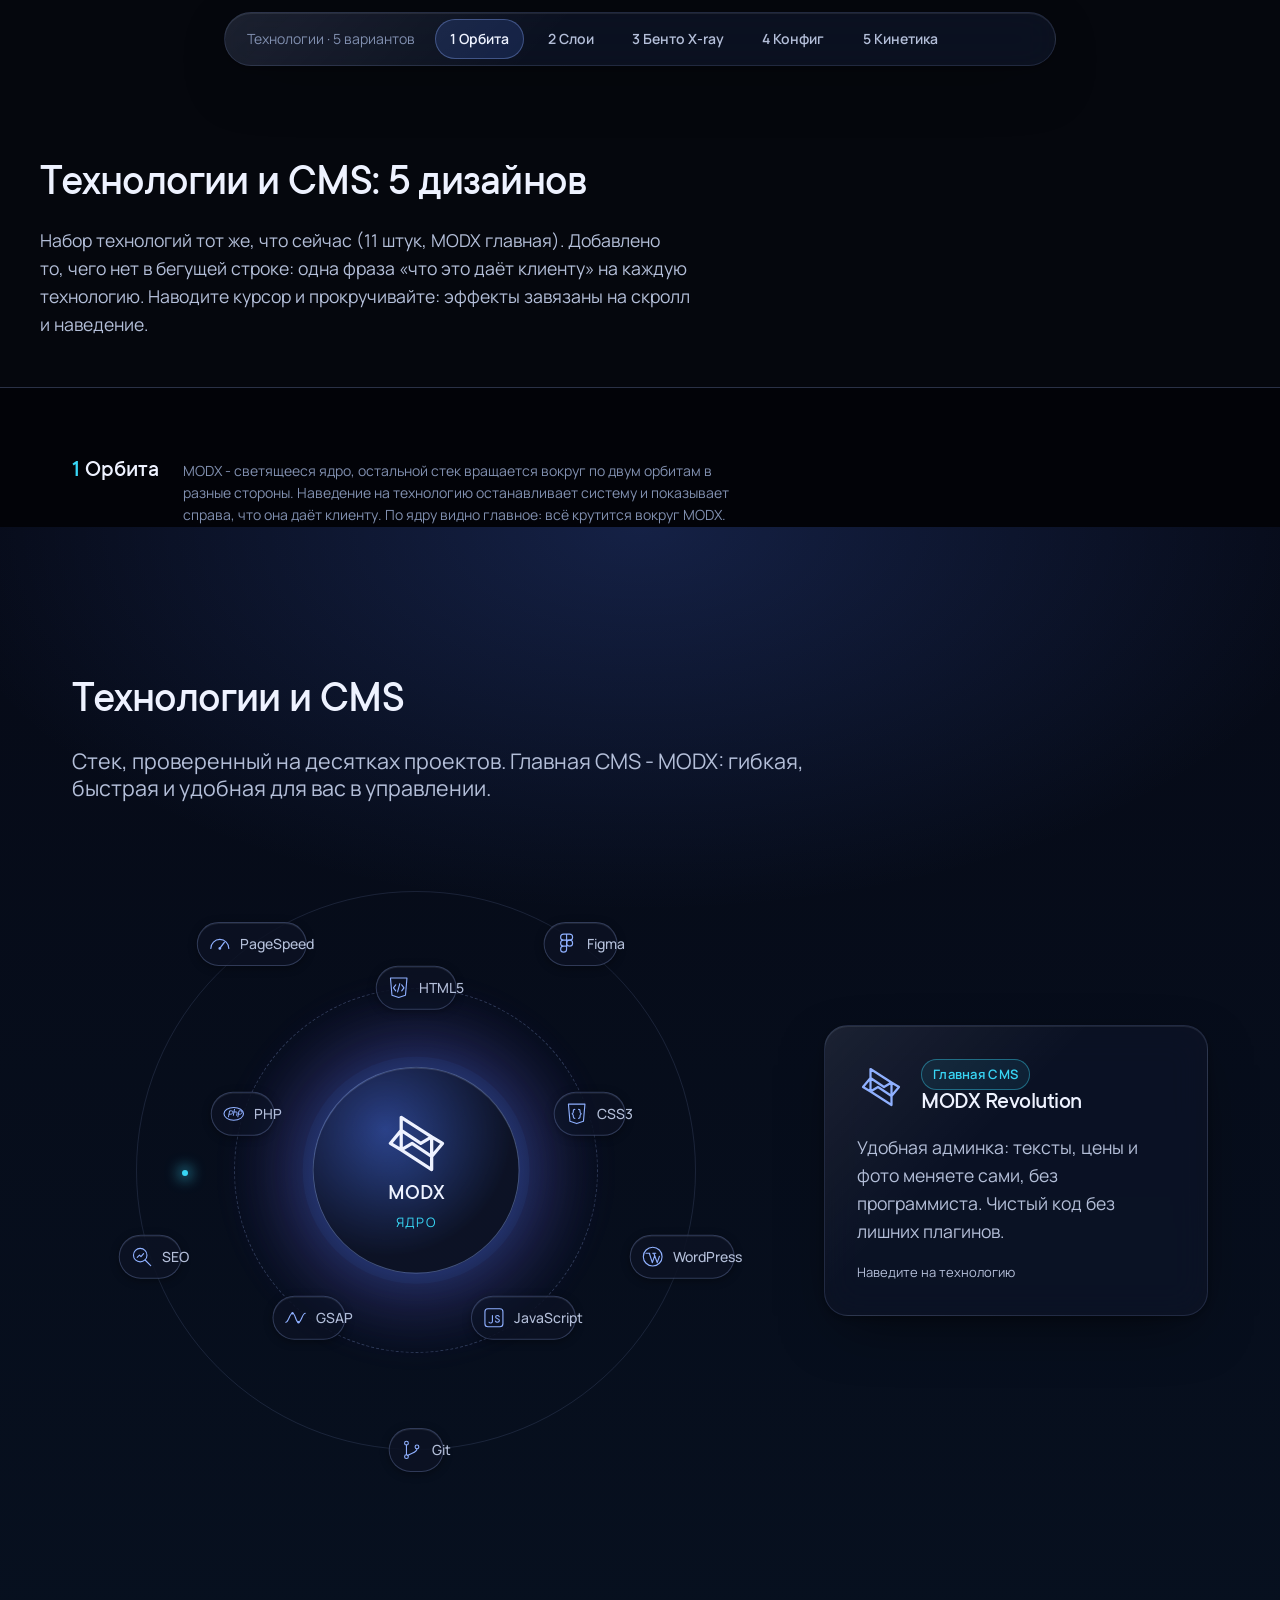
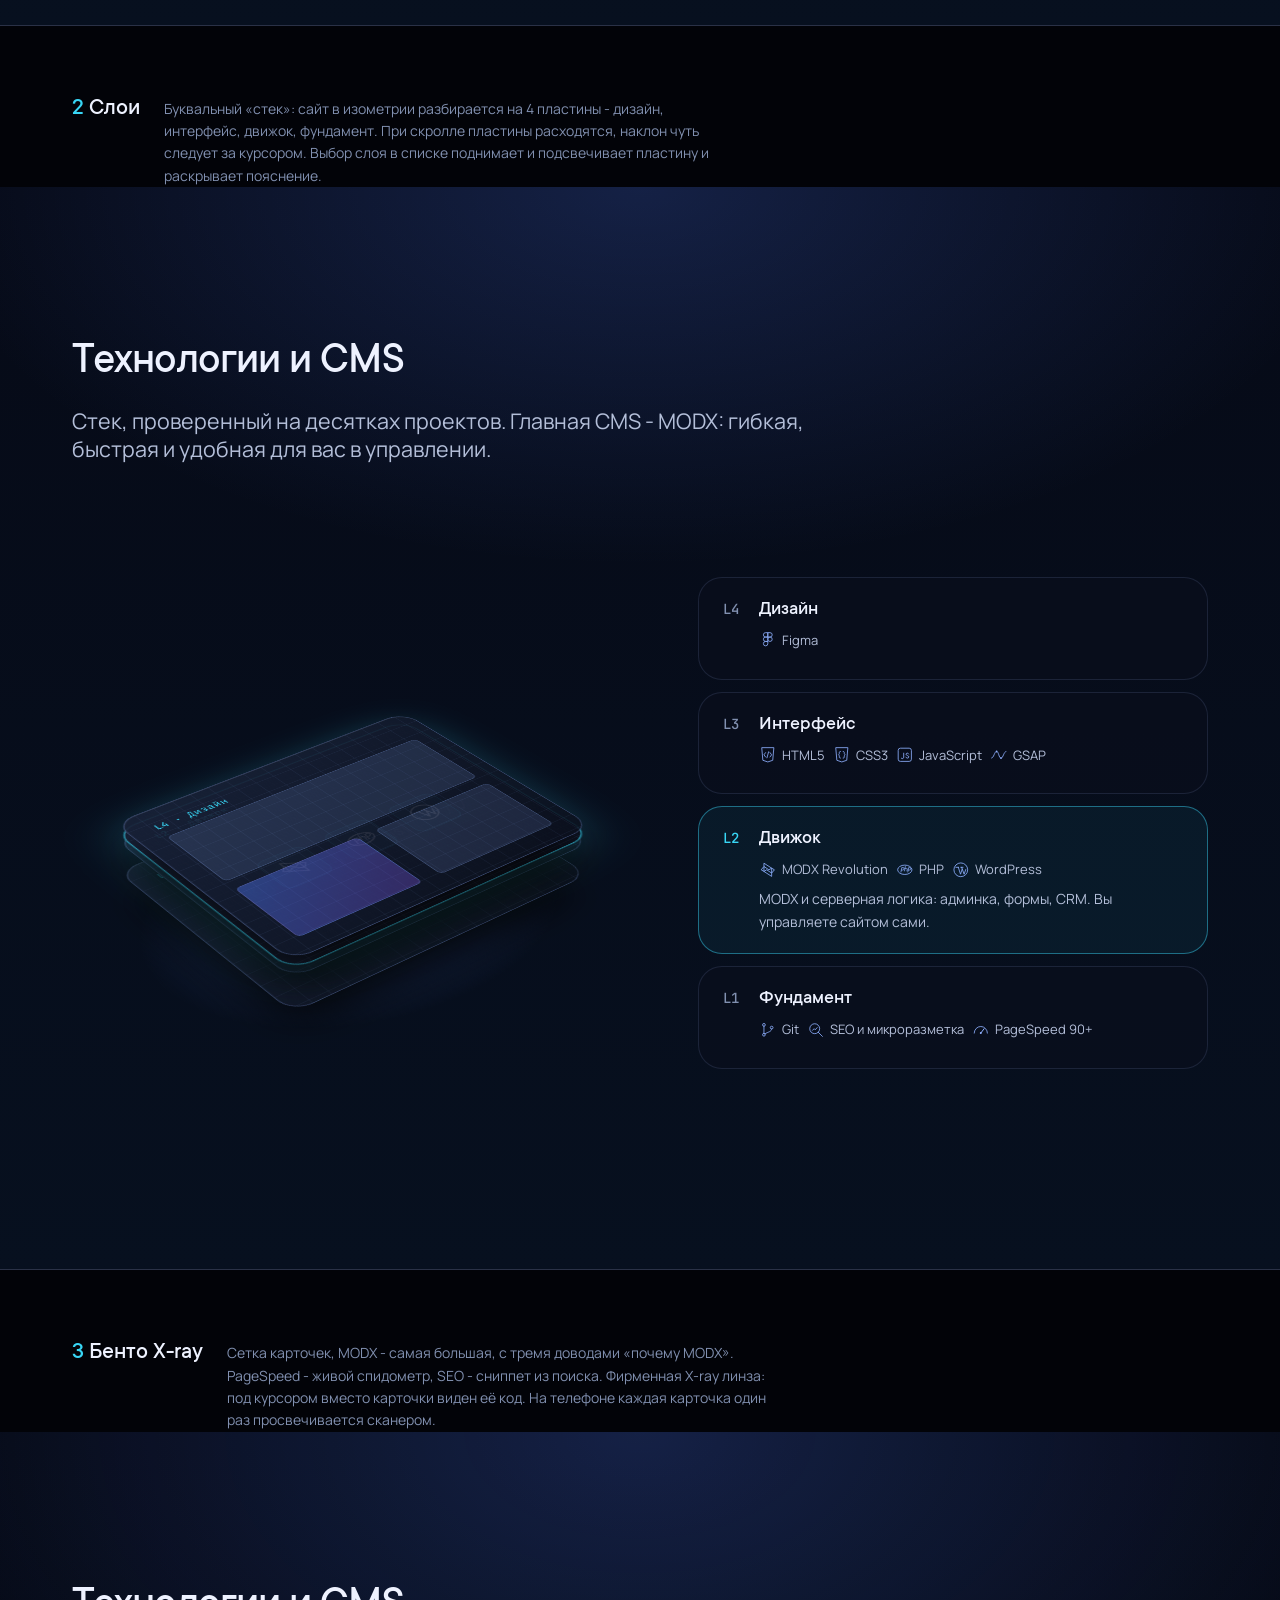
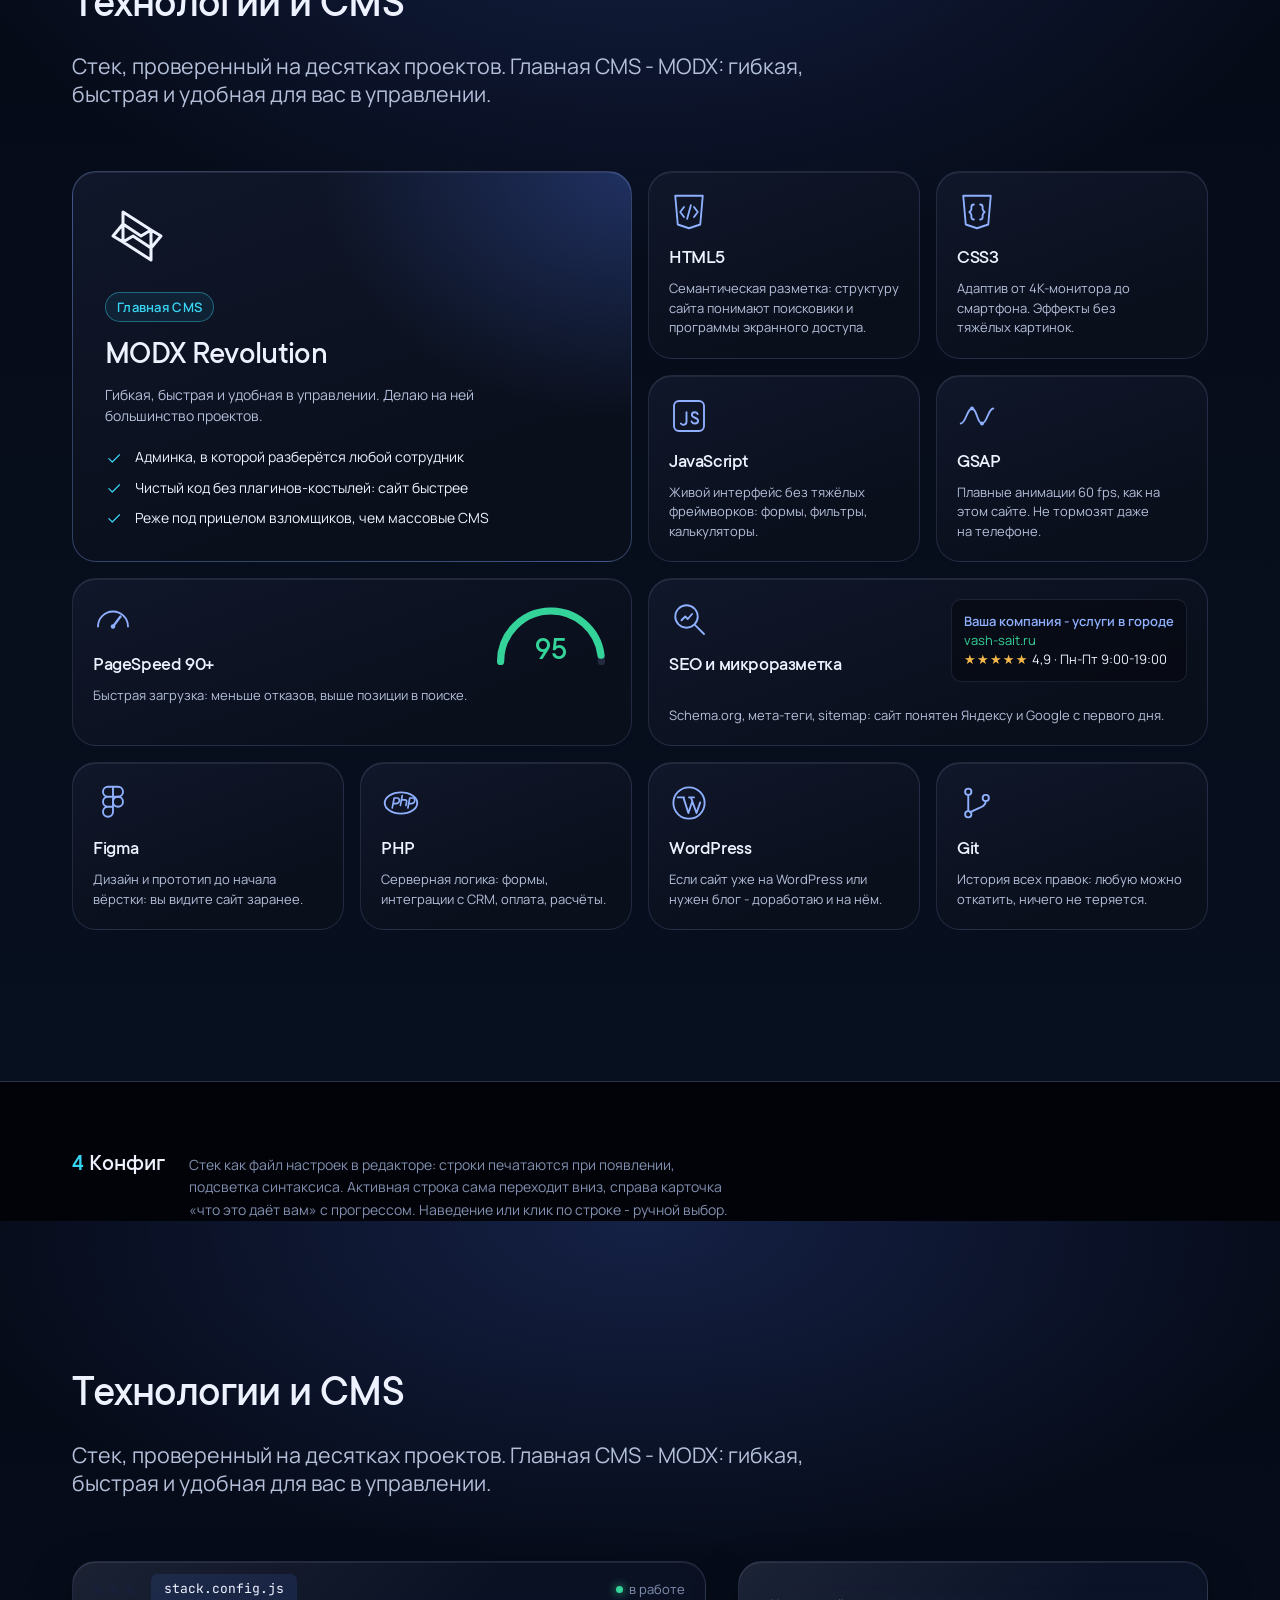
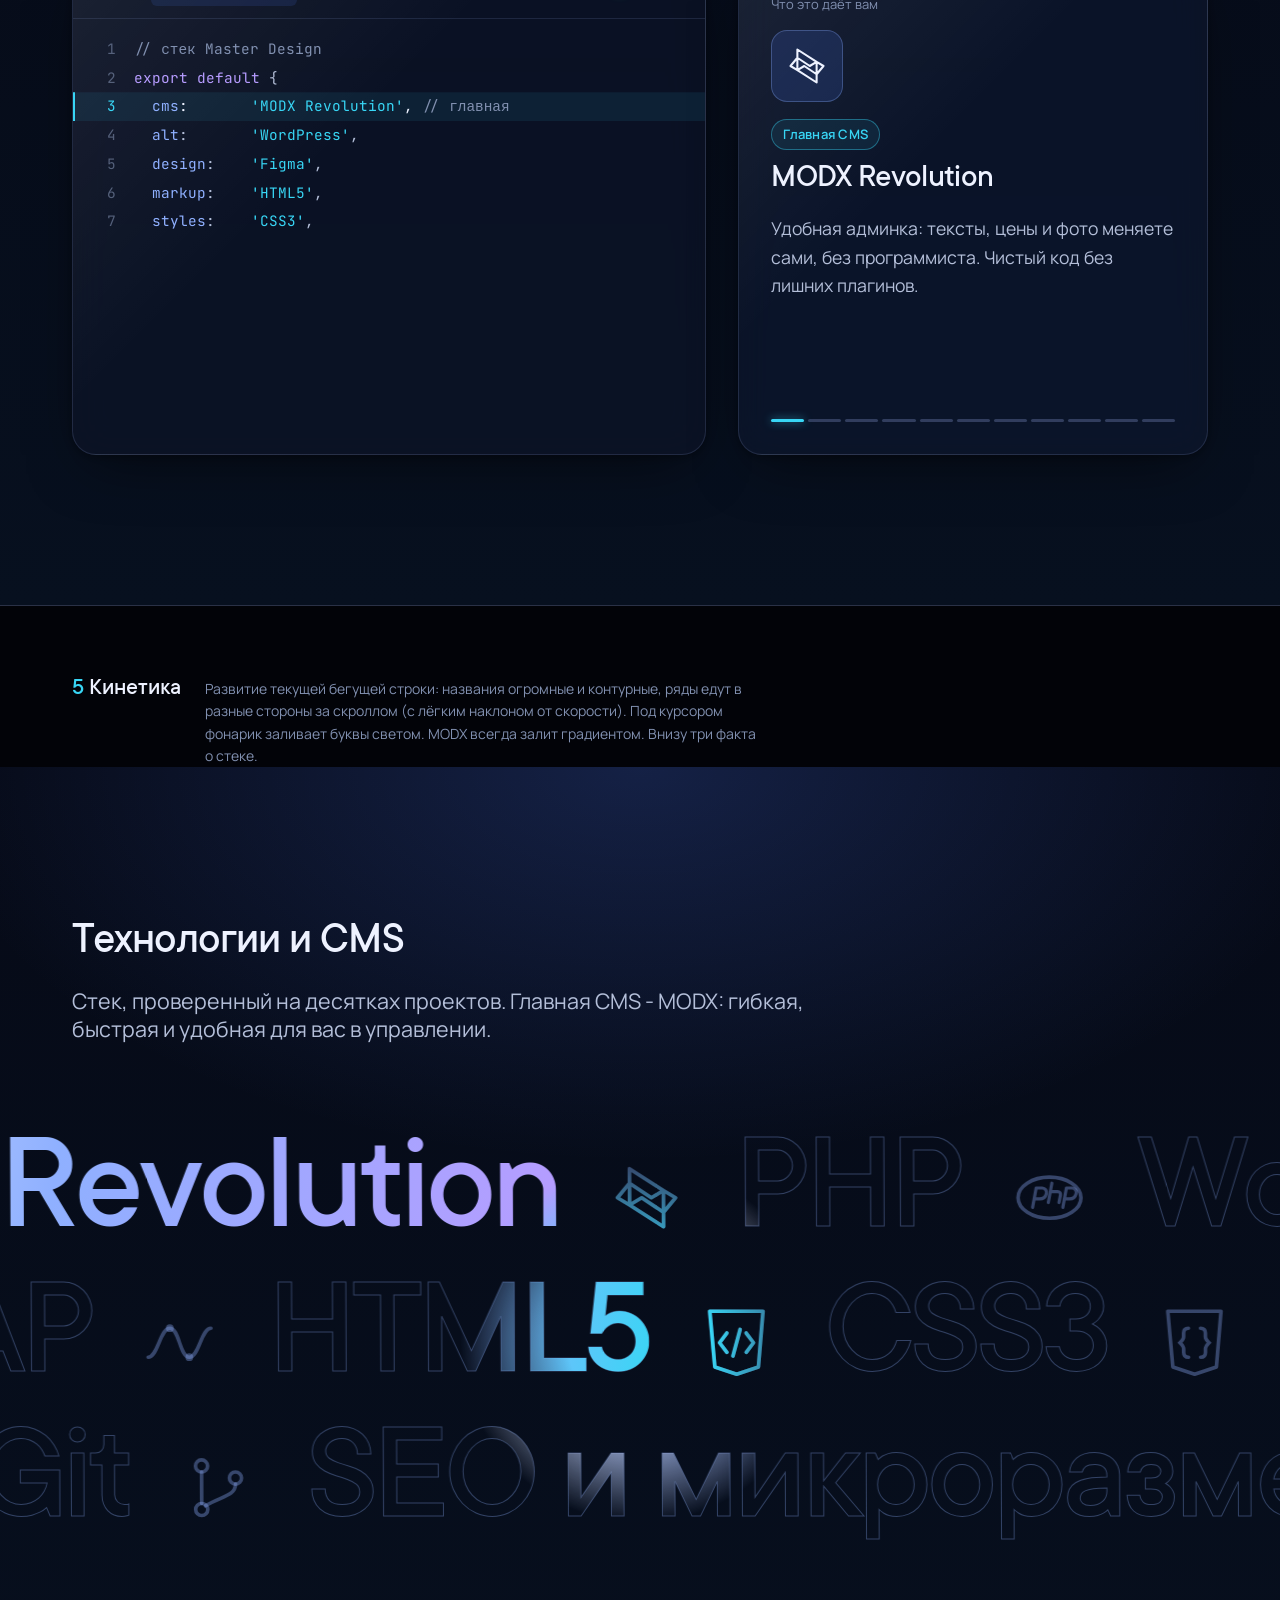
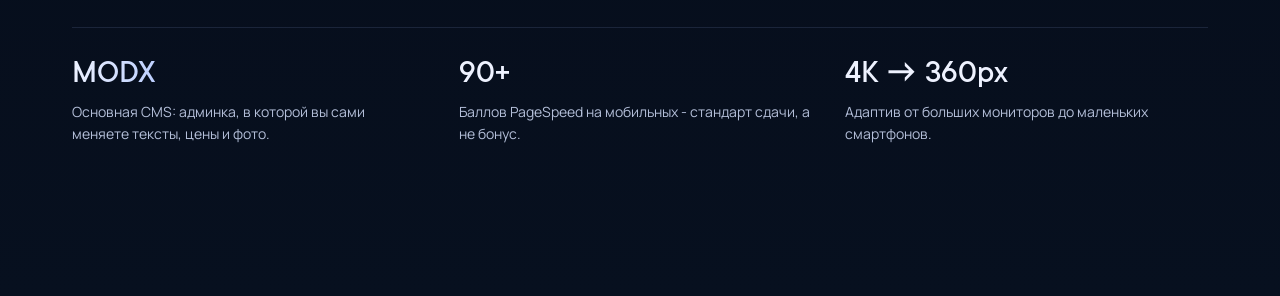
<file: _stack-variants.html>
<!doctype html>
<html lang="ru">
<head>
  <meta charset="utf-8">
  <meta name="viewport" content="width=device-width, initial-scale=1">
  <meta name="robots" content="noindex">
  <title>Технологии: 5 вариантов</title>
  <link rel="stylesheet" href="design-tokens.css">
  <link rel="stylesheet" href="style.css">
  <style>
    /* ================= Демо-обвязка (не часть блока) ================= */
    body { overflow-x: clip; }
    .demo-bar {
      position: fixed; inset: 0.75rem 0.75rem auto; z-index: var(--z-navbar);
      display: flex; align-items: center; gap: var(--space-2);
      max-width: 52rem; margin-inline: auto; padding: 0.375rem;
      border-radius: var(--radius-pill);
      overflow-x: auto; scrollbar-width: none;
    }
    .demo-bar::-webkit-scrollbar { display: none; }
    .demo-bar__title { padding: 0 var(--space-3) 0 var(--space-4); font-size: var(--fs-small); color: var(--color-text-muted); white-space: nowrap; }
    .demo-bar a {
      flex: none; padding: 0.55rem 0.95rem; border-radius: var(--radius-pill);
      font-size: var(--fs-small); font-weight: var(--fw-semibold); color: var(--color-text-secondary);
      text-decoration: none; white-space: nowrap;
      transition: background-color var(--duration-hover) var(--ease-hover), color var(--duration-hover) var(--ease-hover);
    }
    .demo-bar a:hover { color: var(--color-text-primary); }
    .demo-bar a.is-active { background: var(--color-accent-soft); color: var(--color-text-primary); box-shadow: inset 0 0 0 1px rgba(143, 176, 255, 0.35); }
    .demo-intro { padding: calc(var(--space-32) + var(--space-8)) 0 var(--space-12); }
    .demo-intro h1 { font-size: var(--fs-h2); }
    .demo-intro p { max-width: var(--measure); margin-top: var(--space-4); color: var(--color-text-secondary); }
    .demo-label { border-top: 1px solid var(--color-line-strong); padding: var(--space-16) 0 0; background: var(--color-bg-deep); }
    .demo-label__row { display: flex; flex-wrap: wrap; align-items: baseline; gap: var(--space-2) var(--space-6); }
    .demo-label__name { font-family: var(--font-display); font-size: var(--fs-h4); font-weight: var(--fw-display); }
    .demo-label__name b { color: var(--color-accent-3); font-weight: var(--fw-display); }
    .demo-label__idea { max-width: 62ch; color: var(--color-text-muted); font-size: var(--fs-small); }

    /* ================= Общее ================= */
    .sv { background: var(--gradient-stack); overflow: hidden; }
    .sv .section-head { margin-bottom: clamp(var(--space-10), 5vw, var(--space-16)); }
    .ico { width: 1.75em; height: 1.75em; flex: none; color: var(--color-accent-text); }
    .sv-tag {
      display: inline-flex; align-items: center; padding: 0.25rem 0.7rem; border-radius: var(--radius-pill);
      font-size: var(--fs-caption); font-weight: var(--fw-semibold); letter-spacing: 0.02em;
      color: var(--color-accent-text); border: 1px solid rgba(143, 176, 255, 0.3); background: var(--color-accent-soft);
    }
    .sv-tag--main { color: var(--color-accent-3); border-color: rgba(56, 214, 245, 0.4); background: rgba(56, 214, 245, 0.08); }
    @property --r { syntax: '<length>'; inherits: true; initial-value: 0px; }
    @property --lift { syntax: '<length>'; inherits: false; initial-value: 0px; }
    @property --mx { syntax: '<percentage>'; inherits: true; initial-value: 50%; }
    @property --my { syntax: '<percentage>'; inherits: true; initial-value: 50%; }

    /* =====================================================================
       V1. Орбита: MODX - ядро, остальной стек вращается по двум орбитам
       ===================================================================== */
    .v1__wrap { display: grid; gap: var(--space-10); justify-items: center; }
    @media (min-width: 1024px) { .v1__wrap { grid-template-columns: minmax(0, 1fr) minmax(0, 24rem); align-items: center; gap: var(--space-16); } }
    .v1__orbit { --size: min(calc(100vw - 2 * var(--gutter)), 38rem); position: relative; width: var(--size); aspect-ratio: 1; }
    .v1__orbit::before {
      content: ""; position: absolute; inset: 18%; border-radius: 50%;
      background: radial-gradient(circle, rgba(79, 124, 255, 0.28) 0%, rgba(139, 92, 246, 0.1) 45%, transparent 70%);
      filter: blur(10px);
    }
    .v1__ring {
      --d: calc(var(--size) * var(--k)); --t: 70s; --dir: normal; --inv: reverse;
      position: absolute; left: 50%; top: 50%; width: var(--d); height: var(--d); margin: calc(var(--d) / -2) 0 0 calc(var(--d) / -2);
      border-radius: 50%; border: 1px dashed var(--color-line-strong);
      animation: v1-spin var(--t) linear infinite var(--dir);
    }
    .v1__ring--in { --k: 0.6; --t: 55s; }
    .v1__ring--out { --k: 0.92; --t: 90s; --dir: reverse; --inv: normal; border-style: solid; border-color: var(--color-line); }
    .v1__ring--deco { --k: 0.76; --t: 24s; border: 0; pointer-events: none; }
    .v1__ring--deco::after {
      content: ""; position: absolute; top: 50%; left: -3px; width: 6px; height: 6px; border-radius: 50%;
      background: var(--color-accent-3); box-shadow: 0 0 14px 3px rgba(56, 214, 245, 0.7);
    }
    .v1__orbit.is-paused .v1__ring, .v1__orbit.is-paused .v1-chip { animation-play-state: paused; }
    @keyframes v1-spin { to { rotate: 360deg; } }
    .v1-item { position: absolute; left: 50%; top: 50%; width: 0; height: 0; transform: rotate(var(--a)) translateX(calc(var(--d) / 2)) rotate(calc(var(--a) * -1)); }
    .v1-chip {
      position: absolute; translate: -50% -50%;
      display: inline-flex; align-items: center; gap: 0.5rem; padding: 0.55rem 0.95rem 0.55rem 0.65rem;
      border-radius: var(--radius-pill); white-space: nowrap; cursor: pointer;
      font: var(--fw-medium) var(--fs-small) / 1 var(--font-body); color: var(--color-text-secondary);
      background: rgba(12, 18, 36, 0.86); border: 1px solid var(--color-line-strong);
      box-shadow: var(--glass-highlight), var(--shadow-sm);
      animation: v1-spin var(--t) linear infinite var(--inv);
      transition: color var(--duration-hover) var(--ease-hover), border-color var(--duration-hover) var(--ease-hover), box-shadow var(--duration-hover) var(--ease-hover), scale var(--duration-hover) var(--ease-spring);
    }
    .v1-chip .ico { width: 1.5rem; height: 1.5rem; }
    .v1-chip:hover, .v1-chip:focus-visible, .v1-chip.is-on {
      color: var(--color-text-primary); border-color: rgba(56, 214, 245, 0.6); scale: 1.08;
      box-shadow: var(--glass-highlight), 0 0 0 4px rgba(56, 214, 245, 0.1), 0 0 30px rgba(56, 214, 245, 0.25);
    }
    @media (max-width: 639px) {
      .v1-chip { padding: 0.6rem; }
      .v1-chip span { position: absolute; width: 1px; height: 1px; overflow: hidden; clip: rect(0 0 0 0); }
    }
    .v1__core {
      position: absolute; left: 50%; top: 50%; width: 34%; aspect-ratio: 1; translate: -50% -50%;
      display: grid; place-content: center; justify-items: center; gap: 0.35rem; text-align: center;
      border-radius: 50%; cursor: pointer;
      background: radial-gradient(circle at 35% 30%, rgba(79, 124, 255, 0.35), rgba(12, 18, 36, 0.95) 65%);
      border: 1px solid rgba(143, 176, 255, 0.4);
      box-shadow: inset 0 1px 0 rgba(255, 255, 255, 0.12), 0 0 0 10px rgba(79, 124, 255, 0.06), 0 0 80px rgba(79, 124, 255, 0.45);
      animation: v1-pulse 4s ease-in-out infinite;
    }
    .v1__core .ico { width: 34%; height: auto; aspect-ratio: 1; color: var(--color-text-primary); }
    .v1__core b { font: var(--fw-display) clamp(0.9rem, 0.6rem + 1.2vw, 1.375rem) / 1 var(--font-display); }
    .v1__core small { font-size: clamp(0.625rem, 0.5rem + 0.4vw, 0.8125rem); color: var(--color-accent-3); letter-spacing: 0.08em; text-transform: uppercase; }
    @keyframes v1-pulse { 50% { box-shadow: inset 0 1px 0 rgba(255, 255, 255, 0.12), 0 0 0 18px rgba(79, 124, 255, 0.03), 0 0 110px rgba(79, 124, 255, 0.55); } }
    .v1__info { width: 100%; max-width: 30rem; padding: var(--space-8); display: grid; gap: var(--space-4); min-height: 15rem; align-content: start; }
    .v1__info-head { display: flex; align-items: center; gap: var(--space-4); }
    .v1__info-head .ico { width: 3rem; height: 3rem; }
    .v1__info h3 { font-size: var(--fs-h4); }
    .v1__info p { color: var(--color-text-secondary); }
    .v1__info-body { transition: opacity 250ms var(--ease-hover), translate 400ms var(--ease-premium); display: grid; gap: var(--space-4); }
    .v1__info-body.is-swap { opacity: 0; translate: 0 8px; }
    .v1__hint { font-size: var(--fs-caption); color: var(--color-text-muted); }

    /* =====================================================================
       V2. Слои: изометрический «бутерброд» сайта, расходится по скроллу
       ===================================================================== */
    .v2__grid { display: grid; gap: var(--space-10); align-items: center; }
    @media (min-width: 1024px) { .v2__grid { grid-template-columns: minmax(0, 1.1fr) minmax(0, 1fr); gap: var(--space-16); } }
    .v2__scene { position: relative; height: clamp(21rem, 13rem + 30vw, 38rem); perspective: 2000px; display: grid; place-items: center; padding-top: 18%; }
    .v2__stack {
      --e: 0; --rx: 58deg; --rz: -38deg;
      position: relative; width: min(64vw, 23rem); aspect-ratio: 1.25;
      transform-style: preserve-3d; transform: rotateX(var(--rx)) rotateZ(var(--rz));
      transition: transform 900ms var(--ease-premium);
    }
    .v2-plate {
      position: absolute; inset: 0; border-radius: var(--radius-lg);
      transform: translateZ(calc(var(--i) * (10px + var(--e) * 78px) + var(--lift)));
      background:
        linear-gradient(rgba(143, 176, 255, 0.06) 1px, transparent 1px) 0 0 / 22px 22px,
        linear-gradient(90deg, rgba(143, 176, 255, 0.06) 1px, transparent 1px) 0 0 / 22px 22px,
        linear-gradient(150deg, rgba(23, 32, 54, 0.92), rgba(10, 15, 28, 0.88));
      border: 1px solid rgba(143, 176, 255, 0.28);
      box-shadow: inset 0 1px 0 rgba(255, 255, 255, 0.08), -24px 34px 50px -20px rgba(0, 0, 0, 0.85);
      padding: 7%; display: grid; grid-template-rows: auto 1fr; gap: 6%;
      transition: --lift 600ms var(--ease-premium), border-color var(--duration-hover) var(--ease-hover), box-shadow var(--duration-hover) var(--ease-hover);
      cursor: pointer;
    }
    .v2-plate.is-on {
      --lift: 28px; border-color: rgba(56, 214, 245, 0.75);
      box-shadow: inset 0 1px 0 rgba(255, 255, 255, 0.12), 0 0 0 1px rgba(56, 214, 245, 0.35), 0 0 60px rgba(56, 214, 245, 0.3), -24px 34px 50px -20px rgba(0, 0, 0, 0.85);
    }
    .v2-plate__label { font: 500 0.75rem/1 var(--font-mono); color: var(--color-accent-3); letter-spacing: 0.06em; }
    .v2-plate__body { display: flex; flex-wrap: wrap; align-content: center; justify-content: center; gap: 8%; }
    .v2-plate__body .ico { width: 18%; height: auto; aspect-ratio: 1; padding: 3%; border-radius: var(--radius-sm); background: rgba(79, 124, 255, 0.12); border: 1px solid rgba(143, 176, 255, 0.25); color: var(--color-text-primary); }
    .v2-plate.is-on .v2-plate__body .ico { background: rgba(56, 214, 245, 0.14); border-color: rgba(56, 214, 245, 0.5); }
    .v2-wire { display: grid; grid-template-columns: 1fr 1fr; gap: 7%; width: 100%; height: 100%; }
    .v2-wire i { border-radius: 6px; background: rgba(143, 176, 255, 0.14); border: 1px solid rgba(143, 176, 255, 0.22); }
    .v2-wire i:first-child { grid-column: 1 / -1; }
    .v2-wire i:nth-child(2) { background: linear-gradient(135deg, rgba(79, 124, 255, 0.4), rgba(139, 92, 246, 0.3)); }
    .v2__floor { position: absolute; inset: -12%; border-radius: 50%; background: radial-gradient(closest-side, rgba(79, 124, 255, 0.25), transparent); transform: translateZ(-40px); pointer-events: none; }
    .v2__list { display: grid; gap: var(--space-3); }
    .v2-layer {
      display: grid; grid-template-columns: auto 1fr; gap: var(--space-2) var(--space-5); padding: var(--space-5) var(--space-6);
      border-radius: var(--radius-lg); border: 1px solid var(--color-line); background: rgba(10, 15, 28, 0.5);
      cursor: pointer; text-align: left; color: inherit; font: inherit;
      transition: border-color var(--duration-hover) var(--ease-hover), background-color var(--duration-hover) var(--ease-hover);
    }
    .v2-layer.is-on { border-color: rgba(56, 214, 245, 0.45); background: rgba(56, 214, 245, 0.06); }
    .v2-layer__n { grid-row: span 3; font: 500 var(--fs-small)/1.6 var(--font-mono); color: var(--color-text-muted); }
    .v2-layer.is-on .v2-layer__n { color: var(--color-accent-3); }
    .v2-layer__name { font: var(--fw-display) var(--fs-h5)/1.2 var(--font-display); }
    .v2-layer__chips { display: flex; flex-wrap: wrap; gap: var(--space-2); }
    .v2-layer__chips span { display: inline-flex; align-items: center; gap: 0.35rem; font-size: var(--fs-caption); color: var(--color-text-secondary); }
    .v2-layer__chips .ico { width: 1.1rem; height: 1.1rem; }
    .v2-layer__text { font-size: var(--fs-small); color: var(--color-text-secondary); display: grid; grid-template-rows: 0fr; transition: grid-template-rows 500ms var(--ease-premium); }
    .v2-layer__text > span { overflow: hidden; }
    .v2-layer.is-on .v2-layer__text { grid-template-rows: 1fr; }

    /* =====================================================================
       V3. Бенто + X-ray: под линзой виден код каждой технологии
       ===================================================================== */
    .v3__grid { display: grid; grid-template-columns: repeat(2, minmax(0, 1fr)); gap: var(--space-3); }
    @media (min-width: 900px) { .v3__grid { grid-template-columns: repeat(4, minmax(0, 1fr)); gap: var(--space-4); } }
    .v3-card {
      --x: 50%; --y: 50%;
      position: relative; overflow: hidden; border-radius: var(--radius-lg); min-height: 10.5rem;
      padding: var(--space-5); display: grid; align-content: space-between; gap: var(--space-4);
      background: linear-gradient(160deg, var(--color-surface-2), var(--color-surface-1) 75%);
      border: var(--glass-border); box-shadow: var(--glass-highlight);
      transition: --r 450ms var(--ease-premium), border-color var(--duration-hover) var(--ease-hover);
    }
    .v3-card:hover { --r: 110px; border-color: rgba(56, 214, 245, 0.35); }
    .v3-card.is-scan { animation: v3-scan 1.6s var(--ease-in-out) both; }
    @keyframes v3-scan { 0% { --r: 0px; --x: 0%; } 50% { --r: 140px; --x: 60%; } 100% { --r: 0px; --x: 110%; } }
    .v3-card__name { font: var(--fw-display) var(--fs-h5)/1.15 var(--font-display); }
    .v3-card__text { font-size: var(--fs-caption); line-height: 1.5; color: var(--color-text-secondary); margin-top: var(--space-2); }
    .v3-card .ico { width: 2.5rem; height: 2.5rem; }
    .v3-card--modx { grid-column: span 2; min-height: 22rem; padding: var(--space-8); background: radial-gradient(80% 90% at 100% 0%, rgba(79, 124, 255, 0.28), transparent 70%), linear-gradient(160deg, var(--color-surface-2), var(--color-surface-1) 75%); border-color: rgba(143, 176, 255, 0.3); }
    @media (min-width: 900px) { .v3-card--modx { grid-row: span 2; } }
    .v3-card--modx .ico { width: 4rem; height: 4rem; color: var(--color-text-primary); }
    .v3-card--modx .v3-card__name { font-size: var(--fs-h3); }
    .v3-card--modx .v3-card__text { font-size: var(--fs-small); max-width: 30rem; }
    .v3-card--wide { grid-column: span 2; }
    .v3-why { display: grid; gap: var(--space-2); margin-top: var(--space-5); }
    .v3-why li { display: flex; gap: var(--space-3); font-size: var(--fs-small); color: var(--color-text-primary); }
    .v3-why .icon { width: 1.15rem; height: 1.15rem; flex: none; margin-top: 0.15rem; color: var(--color-accent-3); }
    .v3-card__top { display: flex; justify-content: space-between; align-items: flex-start; gap: var(--space-3); }
    .v3-gauge { position: relative; width: 7.5rem; flex: none; }
    .v3-gauge svg { width: 100%; display: block; }
    .v3-gauge__val { position: absolute; inset: auto 0 0; text-align: center; font: var(--fw-display) 2rem/1 var(--font-display); color: var(--color-status-available); font-variant-numeric: tabular-nums; }
    .v3-gauge .arc { stroke-dasharray: 100; stroke-dashoffset: 100; transition: stroke-dashoffset 1600ms var(--ease-premium); }
    .v3-card.is-in .v3-gauge .arc { stroke-dashoffset: 4; }
    .v3-serp { font-size: var(--fs-caption); line-height: 1.45; padding: var(--space-3); border-radius: var(--radius-sm); background: rgba(5, 7, 13, 0.5); border: 1px solid var(--color-line); max-width: 17rem; }
    .v3-serp b { display: block; color: var(--color-accent-text); font-weight: var(--fw-semibold); }
    .v3-serp i { font-style: normal; color: var(--color-status-available); }
    .v3-serp span { color: var(--color-warning); letter-spacing: 0.1em; }
    .v3-card__xray {
      position: absolute; inset: 0; pointer-events: none; padding: var(--space-5);
      background:
        linear-gradient(rgba(56, 214, 245, 0.08) 1px, transparent 1px) 0 0 / 20px 20px,
        linear-gradient(90deg, rgba(56, 214, 245, 0.08) 1px, transparent 1px) 0 0 / 20px 20px,
        #04101a;
      -webkit-mask-image: radial-gradient(circle var(--r) at var(--x) var(--y), #000 97%, transparent 100%);
      mask-image: radial-gradient(circle var(--r) at var(--x) var(--y), #000 97%, transparent 100%);
      font: 400 0.75rem/1.75 var(--font-mono); color: rgba(56, 214, 245, 0.9); white-space: pre; overflow: hidden;
    }
    .v3-card__xray::before { content: attr(data-cls); display: block; color: var(--color-warning); margin-bottom: 0.5rem; }
    .v3-card--modx .v3-card__xray { padding: var(--space-8); font-size: 0.875rem; }
    .v3-card__xray .k { color: #b69cff; }
    .v3-card__xray .c { color: var(--color-text-muted); }

    /* =====================================================================
       V4. Конфиг: стек как файл настроек в редакторе
       ===================================================================== */
    .v4__grid { display: grid; gap: var(--space-6); }
    @media (min-width: 1024px) { .v4__grid { grid-template-columns: minmax(0, 1.35fr) minmax(0, 1fr); gap: var(--space-8); align-items: stretch; } }
    .v4-ed { padding: 0; overflow: hidden; }
    .v4-ed__bar { display: flex; align-items: center; gap: var(--space-4); padding: var(--space-3) var(--space-5); border-bottom: 1px solid var(--color-line); font-size: var(--fs-caption); color: var(--color-text-muted); }
    .v4-ed__dots { display: flex; gap: 6px; }
    .v4-ed__dots i { width: 10px; height: 10px; border-radius: 50%; background: var(--color-surface-3); }
    .v4-ed__tab { padding: 0.35rem 0.8rem; border-radius: var(--radius-xs); background: rgba(79, 124, 255, 0.12); color: var(--color-text-primary); font-family: var(--font-mono); }
    .v4-ed__status { margin-left: auto; display: inline-flex; align-items: center; gap: 0.4rem; }
    .v4-ed__status::before { content: ""; width: 7px; height: 7px; border-radius: 50%; background: var(--color-status-available); box-shadow: 0 0 10px var(--color-status-available); }
    .v4-ed__code { padding: var(--space-4) 0; overflow-x: auto; font: 400 clamp(0.75rem, 0.7rem + 0.25vw, 0.9375rem)/1 var(--font-mono); counter-reset: ln; }
    .v4-ln {
      position: relative; display: block; width: max-content; min-width: 100%; padding: 0.5em var(--space-6) 0.5em 4.25em; white-space: pre; color: var(--color-text-secondary);
      clip-path: inset(0 100% 0 0); transition: clip-path 420ms steps(18), background-color 250ms var(--ease-hover);
    }
    .v4-ln::before { counter-increment: ln; content: counter(ln); position: absolute; left: 0; width: 3em; text-align: right; color: var(--color-text-muted); opacity: 0.6; }
    .v4-ln.is-typed { clip-path: inset(0 0 0 0); }
    .v4-ln[data-k] { cursor: pointer; }
    .v4-ln.is-on { background: rgba(56, 214, 245, 0.08); color: var(--color-text-primary); box-shadow: inset 2px 0 0 var(--color-accent-3); }
    .v4-ln.is-on::before { color: var(--color-accent-3); opacity: 1; }
    .tk-k { color: #b69cff; } .tk-p { color: var(--color-accent-text); } .tk-s { color: var(--color-accent-3); } .tk-n { color: var(--color-warning); } .tk-c { color: var(--color-text-muted); }
    .v4-ln .caret { display: inline-block; width: 0.55em; height: 1.1em; vertical-align: -0.2em; margin-left: 0.1em; background: var(--color-accent-3); box-shadow: 0 0 12px rgba(56, 214, 245, 0.6); animation: v4-blink 1s steps(1) infinite; }
    @keyframes v4-blink { 50% { opacity: 0; } }
    .v4-panel { padding: var(--space-8); display: grid; align-content: space-between; gap: var(--space-8); min-height: 22rem; }
    .v4-panel__body { display: grid; gap: var(--space-4); align-content: start; transition: opacity 250ms var(--ease-hover), translate 450ms var(--ease-premium); }
    .v4-panel__body.is-swap { opacity: 0; translate: 0 10px; }
    .v4-panel__over { font-size: var(--fs-caption); color: var(--color-text-muted); }
    .v4-panel__icon { width: 4.5rem; height: 4.5rem; display: grid; place-items: center; border-radius: var(--radius-md); background: var(--color-accent-soft); border: 1px solid rgba(143, 176, 255, 0.3); }
    .v4-panel__icon .ico { width: 2.75rem; height: 2.75rem; color: var(--color-text-primary); }
    .v4-panel h3 { font-size: var(--fs-h3); }
    .v4-panel p { color: var(--color-text-secondary); font-size: var(--fs-body); }
    .v4-panel__prog { display: flex; gap: 4px; }
    .v4-panel__prog i { flex: 1; height: 3px; border-radius: 2px; background: var(--color-line-strong); transition: background-color 300ms; }
    .v4-panel__prog i.is-on { background: var(--color-accent-3); box-shadow: 0 0 8px rgba(56, 214, 245, 0.6); }

    /* =====================================================================
       V5. Кинетика: огромные названия едут за скроллом, фонарик под курсором
       ===================================================================== */
    .v5 { padding-bottom: var(--section-pad-y); }
    .v5__stage { --mx: 50%; --my: 50%; position: relative; padding-block: var(--space-6); cursor: crosshair; }
    .v5__rows { display: grid; gap: 0.08em; font: 500 clamp(3.25rem, 0.8rem + 10vw, 10rem)/0.95 var(--font-display); letter-spacing: -0.035em; white-space: nowrap; }
    .v5-row { display: flex; align-items: center; gap: 0.35em; width: max-content; will-change: transform; }
    .v5-row span { color: transparent; -webkit-text-stroke: 1px rgba(143, 176, 255, 0.32); }
    .v5-row span.is-hero { color: transparent; -webkit-text-stroke: 0; background: var(--gradient-text-accent); -webkit-background-clip: text; background-clip: text; }
    .v5-row .ico { width: 0.55em; height: 0.55em; color: rgba(143, 176, 255, 0.35); }
    .v5__rows--fill { position: absolute; inset: var(--space-6) 0; pointer-events: none;
      -webkit-mask-image: radial-gradient(circle min(28vw, 15rem) at var(--mx) var(--my), #000 30%, transparent 75%);
      mask-image: radial-gradient(circle min(28vw, 15rem) at var(--mx) var(--my), #000 30%, transparent 75%); }
    .v5__rows--fill .v5-row span { -webkit-text-stroke: 0; color: transparent; background: linear-gradient(100deg, #eef2ff, #8fb0ff 50%, #38d6f5); -webkit-background-clip: text; background-clip: text; }
    .v5__rows--fill .v5-row .ico { color: var(--color-accent-3); }
    @media (hover: none) { .v5__stage { animation: v5-drift 9s ease-in-out infinite alternate; } }
    @keyframes v5-drift { 0% { --mx: 10%; --my: 20%; } 50% { --mx: 70%; --my: 55%; } 100% { --mx: 35%; --my: 85%; } }
    .v5__facts { display: grid; gap: var(--space-6); margin-top: var(--space-12); padding-top: var(--space-8); border-top: 1px solid var(--color-line); }
    @media (min-width: 768px) { .v5__facts { grid-template-columns: repeat(3, 1fr); } }
    .v5-fact { display: grid; gap: var(--space-2); }
    .v5-fact b { font: var(--fw-display) var(--fs-h3)/1 var(--font-display); }
    .v5-fact span { color: var(--color-text-secondary); font-size: var(--fs-small); max-width: 22rem; }

    @media (prefers-reduced-motion: reduce) {
      .v1__ring, .v1-chip, .v1__core, .v4-ln .caret, .v5__stage, .v3-card.is-scan { animation: none !important; }
    }
  </style>
</head>
<body>
  <svg width="0" height="0" style="position:absolute" aria-hidden="true">
    <symbol id="i-check" viewBox="0 0 24 24"><path d="m5 12.5 4.5 4.5L19 7.5" fill="none" stroke="currentColor" stroke-width="1.5" stroke-linecap="round" stroke-linejoin="round"/></symbol>
    <symbol id="i-html" viewBox="0 0 32 32"><path d="M5 3h22l-2 23-9 3-9-3L5 3Z" fill="none" stroke="currentColor" stroke-width="1.5" stroke-linejoin="round"/><path d="M12 12l-3 4 3 4M20 12l3 4-3 4M17.5 10.5l-3 11" fill="none" stroke="currentColor" stroke-width="1.5" stroke-linecap="round" stroke-linejoin="round"/></symbol>
    <symbol id="i-css" viewBox="0 0 32 32"><path d="M5 3h22l-2 23-9 3-9-3L5 3Z" fill="none" stroke="currentColor" stroke-width="1.5" stroke-linejoin="round"/><path d="M13.5 10c-1.5 0-2 .7-2 2v1.5c0 1-.5 1.5-1.5 2.5 1 1 1.5 1.5 1.5 2.5V20c0 1.3.5 2 2 2M18.5 10c1.5 0 2 .7 2 2v1.5c0 1 .5 1.5 1.5 2.5-1 1-1.5 1.5-1.5 2.5V20c0 1.3-.5 2-2 2" fill="none" stroke="currentColor" stroke-width="1.5" stroke-linecap="round"/></symbol>
    <symbol id="i-js" viewBox="0 0 32 32"><rect x="4" y="4" width="24" height="24" rx="4" fill="none" stroke="currentColor" stroke-width="1.5"/><path d="M14 13v7.5a2.5 2.5 0 0 1-4.5 1.5M23 14.5a2.5 2.5 0 0 0-2.3-1.5c-1.4 0-2.4.8-2.4 2 0 3 5 1.8 5 4.8 0 1.3-1.1 2.2-2.6 2.2a2.8 2.8 0 0 1-2.7-1.7" fill="none" stroke="currentColor" stroke-width="1.5" stroke-linecap="round"/></symbol>
    <symbol id="i-gsap" viewBox="0 0 32 32"><path d="M3 22c4 0 5-12 9-12s4 12 8 12 5-12 9-12" fill="none" stroke="currentColor" stroke-width="1.5" stroke-linecap="round"/><circle cx="12" cy="10" r="1.6" fill="currentColor"/><circle cx="20" cy="22" r="1.6" fill="currentColor"/></symbol>
    <symbol id="i-modx" viewBox="0 0 32 32"><path d="M9 4l14 9-5 3L9 10V4ZM23 28L9 19l5-3 9 6v6ZM4 16l5-6v9l-5-3ZM28 16l-5 6v-9l5 3Z" fill="none" stroke="currentColor" stroke-width="1.5" stroke-linejoin="round"/></symbol>
    <symbol id="i-php" viewBox="0 0 32 32"><ellipse cx="16" cy="16" rx="13" ry="8.5" fill="none" stroke="currentColor" stroke-width="1.5"/><path d="M9 20l1.5-8h2.5a1.8 1.8 0 0 1 1.7 2.3c-.3 1.4-1.4 2.2-2.8 2.2H10M15.5 18l1.5-8M16.5 13.5h2.8c1 0 1.4.6 1.2 1.5l-.6 3M21.5 20l1.5-8h2.3a1.8 1.8 0 0 1 1.7 2.3c-.3 1.4-1.4 2.2-2.8 2.2H22.3" fill="none" stroke="currentColor" stroke-width="1.3" stroke-linecap="round" stroke-linejoin="round"/></symbol>
    <symbol id="i-figma" viewBox="0 0 32 32"><path d="M12 3h4v8h-4a4 4 0 0 1 0-8ZM16 3h4a4 4 0 0 1 0 8h-4V3ZM12 11h4v8h-4a4 4 0 0 1 0-8ZM12 19h4v4a4 4 0 1 1-4-4Z" fill="none" stroke="currentColor" stroke-width="1.5" stroke-linejoin="round"/><circle cx="20" cy="15" r="4" fill="none" stroke="currentColor" stroke-width="1.5"/></symbol>
    <symbol id="i-wordpress" viewBox="0 0 32 32"><circle cx="16" cy="16" r="12.5" fill="none" stroke="currentColor" stroke-width="1.5"/><path d="M7 11.5h5M11.5 11.5 15.5 24l3-9M16 11.5h4M17.5 11.5l4.5 12.5 3-8.5" fill="none" stroke="currentColor" stroke-width="1.5" stroke-linecap="round" stroke-linejoin="round"/></symbol>
    <symbol id="i-git" viewBox="0 0 32 32"><circle cx="9" cy="7" r="2.5" fill="none" stroke="currentColor" stroke-width="1.5"/><circle cx="9" cy="25" r="2.5" fill="none" stroke="currentColor" stroke-width="1.5"/><circle cx="23" cy="12" r="2.5" fill="none" stroke="currentColor" stroke-width="1.5"/><path d="M9 9.5v13M23 14.5c0 5-6 5-12.5 9" fill="none" stroke="currentColor" stroke-width="1.5" stroke-linecap="round"/></symbol>
    <symbol id="i-seo" viewBox="0 0 32 32"><circle cx="14" cy="14" r="9" fill="none" stroke="currentColor" stroke-width="1.5"/><path d="M20.5 20.5 28 28M10 17l3-3 2 2 3.5-4" fill="none" stroke="currentColor" stroke-width="1.5" stroke-linecap="round" stroke-linejoin="round"/></symbol>
    <symbol id="i-pagespeed" viewBox="0 0 32 32"><path d="M4 22a12 12 0 1 1 24 0" fill="none" stroke="currentColor" stroke-width="1.5" stroke-linecap="round"/><path d="M16 22l6-8" fill="none" stroke="currentColor" stroke-width="1.8" stroke-linecap="round"/><circle cx="16" cy="22" r="1.8" fill="currentColor"/></symbol>
  </svg>

  <nav class="demo-bar glass" aria-label="Варианты">
    <span class="demo-bar__title">Технологии · 5 вариантов</span>
    <a href="#v1">1 Орбита</a>
    <a href="#v2">2 Слои</a>
    <a href="#v3">3 Бенто X-ray</a>
    <a href="#v4">4 Конфиг</a>
    <a href="#v5">5 Кинетика</a>
  </nav>

  <header class="demo-intro container">
    <h1>Технологии и CMS: 5 дизайнов</h1>
    <p>Набор технологий тот же, что сейчас (11 штук, MODX главная). Добавлено то, чего нет в бегущей строке: одна фраза «что это даёт клиенту» на каждую технологию. Наводите курсор и прокручивайте: эффекты завязаны на скролл и наведение.</p>
  </header>

  <!-- ========================= V1 ========================= -->
  <div class="demo-label" id="v1"><div class="container demo-label__row">
    <p class="demo-label__name"><b>1</b> Орбита</p>
    <p class="demo-label__idea">MODX - светящееся ядро, остальной стек вращается вокруг по двум орбитам в разные стороны. Наведение на технологию останавливает систему и показывает справа, что она даёт клиенту. По ядру видно главное: всё крутится вокруг MODX.</p>
  </div></div>
  <section class="sv v1 section" aria-labelledby="v1-title">
    <div class="container">
      <header class="section-head">
        <h2 class="section-title" id="v1-title">Технологии и CMS</h2>
        <p class="section-lead" data-lead></p>
      </header>
      <div class="v1__wrap">
        <div class="v1__orbit js-v1-orbit">
          <div class="v1__ring v1__ring--deco" aria-hidden="true"></div>
          <div class="v1__ring v1__ring--in js-v1-in"></div>
          <div class="v1__ring v1__ring--out js-v1-out"></div>
          <button class="v1__core" type="button" data-k="modx"><svg class="ico" aria-hidden="true"><use href="#i-modx"/></svg><b>MODX</b><small>ядро</small></button>
        </div>
        <div class="v1__info glass glass--strong" aria-live="polite">
          <div class="v1__info-body js-v1-info"></div>
          <p class="v1__hint js-v1-hint">Наведите на технологию</p>
        </div>
      </div>
    </div>
  </section>

  <!-- ========================= V2 ========================= -->
  <div class="demo-label" id="v2"><div class="container demo-label__row">
    <p class="demo-label__name"><b>2</b> Слои</p>
    <p class="demo-label__idea">Буквальный «стек»: сайт в изометрии разбирается на 4 пластины - дизайн, интерфейс, движок, фундамент. При скролле пластины расходятся, наклон чуть следует за курсором. Выбор слоя в списке поднимает и подсвечивает пластину и раскрывает пояснение.</p>
  </div></div>
  <section class="sv v2 section js-v2" aria-labelledby="v2-title">
    <div class="container">
      <header class="section-head">
        <h2 class="section-title" id="v2-title">Технологии и CMS</h2>
        <p class="section-lead" data-lead></p>
      </header>
      <div class="v2__grid">
        <div class="v2__scene js-v2-scene" aria-hidden="true">
          <div class="v2__stack js-v2-stack"><div class="v2__floor"></div></div>
        </div>
        <div class="v2__list js-v2-list"></div>
      </div>
    </div>
  </section>

  <!-- ========================= V3 ========================= -->
  <div class="demo-label" id="v3"><div class="container demo-label__row">
    <p class="demo-label__name"><b>3</b> Бенто X-ray</p>
    <p class="demo-label__idea">Сетка карточек, MODX - самая большая, с тремя доводами «почему MODX». PageSpeed - живой спидометр, SEO - сниппет из поиска. Фирменная X-ray линза: под курсором вместо карточки виден её код. На телефоне каждая карточка один раз просвечивается сканером.</p>
  </div></div>
  <section class="sv v3 section" aria-labelledby="v3-title">
    <div class="container">
      <header class="section-head">
        <h2 class="section-title" id="v3-title">Технологии и CMS</h2>
        <p class="section-lead" data-lead></p>
      </header>
      <div class="v3__grid js-v3"></div>
    </div>
  </section>

  <!-- ========================= V4 ========================= -->
  <div class="demo-label" id="v4"><div class="container demo-label__row">
    <p class="demo-label__name"><b>4</b> Конфиг</p>
    <p class="demo-label__idea">Стек как файл настроек в редакторе: строки печатаются при появлении, подсветка синтаксиса. Активная строка сама переходит вниз, справа карточка «что это даёт вам» с прогрессом. Наведение или клик по строке - ручной выбор.</p>
  </div></div>
  <section class="sv v4 section" aria-labelledby="v4-title">
    <div class="container">
      <header class="section-head">
        <h2 class="section-title" id="v4-title">Технологии и CMS</h2>
        <p class="section-lead" data-lead></p>
      </header>
      <div class="v4__grid">
        <div class="v4-ed glass glass--strong">
          <div class="v4-ed__bar"><span class="v4-ed__dots" aria-hidden="true"><i></i><i></i><i></i></span><span class="v4-ed__tab">stack.config.js</span><span class="v4-ed__status">в работе</span></div>
          <div class="v4-ed__code js-v4-code" role="list"></div>
        </div>
        <div class="v4-panel glass" aria-live="polite">
          <div class="v4-panel__body js-v4-panel"></div>
          <div class="v4-panel__prog js-v4-prog" aria-hidden="true"></div>
        </div>
      </div>
    </div>
  </section>

  <!-- ========================= V5 ========================= -->
  <div class="demo-label" id="v5"><div class="container demo-label__row">
    <p class="demo-label__name"><b>5</b> Кинетика</p>
    <p class="demo-label__idea">Развитие текущей бегущей строки: названия огромные и контурные, ряды едут в разные стороны за скроллом (с лёгким наклоном от скорости). Под курсором фонарик заливает буквы светом. MODX всегда залит градиентом. Внизу три факта о стеке.</p>
  </div></div>
  <section class="sv v5 section" aria-labelledby="v5-title">
    <div class="container">
      <header class="section-head">
        <h2 class="section-title" id="v5-title">Технологии и CMS</h2>
        <p class="section-lead" data-lead></p>
      </header>
    </div>
    <div class="v5__stage js-v5">
      <div class="v5__rows js-v5-rows" aria-label="Технологии"></div>
      <div class="v5__rows v5__rows--fill js-v5-fill" aria-hidden="true"></div>
    </div>
    <div class="container">
      <div class="v5__facts">
        <div class="v5-fact"><b class="text-gradient">MODX</b><span>Основная CMS: админка, в которой вы сами меняете тексты, цены и фото.</span></div>
        <div class="v5-fact"><b>90+</b><span>Баллов PageSpeed на мобильных - стандарт сдачи, а не бонус.</span></div>
        <div class="v5-fact"><b>4K → 360px</b><span>Адаптив от больших мониторов до маленьких смартфонов.</span></div>
      </div>
    </div>
  </section>

  <script src="assets/js/vendor/gsap.min.js"></script>
  <script src="assets/js/vendor/ScrollTrigger.min.js"></script>
  <script>
  (() => {
    'use strict';
    gsap.registerPlugin(ScrollTrigger);
    const RM = matchMedia('(prefers-reduced-motion: reduce)').matches;
    const HOVER = matchMedia('(hover: hover) and (pointer: fine)').matches;
    const $ = (s, r = document) => r.querySelector(s);
    const $$ = (s, r = document) => [...r.querySelectorAll(s)];
    const ico = (id, cls = 'ico') => `<svg class="${cls}" aria-hidden="true"><use href="#${id}"/></svg>`;
    const esc = (s) => s.replace(/&/g, '&amp;').replace(/</g, '&lt;').replace(/>/g, '&gt;');
    const once = (el, fn, margin = '0px 0px -20% 0px') => {
      const io = new IntersectionObserver((es) => es.forEach((e) => { if (e.isIntersecting) { io.disconnect(); fn(); } }), { rootMargin: margin });
      io.observe(el);
    };

    /* ---------- Контент (одинаковый для всех вариантов) ---------- */
    const LEAD = 'Стек, проверенный на десятках проектов. Главная CMS - MODX: гибкая, быстрая и удобная для вас в управлении.';
    const T = {
      modx:  { name: 'MODX Revolution', short: 'MODX', icon: 'i-modx', group: 'Главная CMS', main: true,
               text: 'Удобная админка: тексты, цены и фото меняете сами, без программиста. Чистый код без лишних плагинов.',
               code: '<span class="c">&lt;!-- шаблон страницы --&gt;</span>\n[[*pagetitle]]\n[[*content]]\n[[!FormIt?\n  &amp;hooks=`spam,email`\n]]\n[[pdoResources?\n  &amp;parents=`5`\n  &amp;tpl=`card`\n]]', cls: 'template.tpl' },
      html:  { name: 'HTML5', icon: 'i-html', group: 'Вёрстка',
               text: 'Семантическая разметка: структуру сайта понимают поисковики и программы экранного доступа.',
               code: esc('<main>\n  <article>\n    <h1>…</h1>\n  </article>\n</main>'), cls: 'index.html' },
      css:   { name: 'CSS3', icon: 'i-css', group: 'Вёрстка',
               text: 'Адаптив от 4K-монитора до смартфона. Эффекты без тяжёлых картинок.',
               code: '.card {\n  padding: clamp(…);\n  backdrop-filter:\n    blur(18px);\n}', cls: 'style.css' },
      js:    { name: 'JavaScript', icon: 'i-js', group: 'Интерактив',
               text: 'Живой интерфейс без тяжёлых фреймворков: формы, фильтры, калькуляторы.',
               code: '<span class="k">const</span> io =\n  <span class="k">new</span> IntersectionObserver(\n    reveal);\nio.observe(card);', cls: 'script.js' },
      gsap:  { name: 'GSAP', icon: 'i-gsap', group: 'Интерактив',
               text: 'Плавные анимации 60 fps, как на этом сайте. Не тормозят даже на телефоне.',
               code: 'gsap.to(<span class="k">\'.hero\'</span>, {\n  y: 0,\n  ease: <span class="k">\'expo.out\'</span>\n});', cls: 'motion.js' },
      php:   { name: 'PHP', icon: 'i-php', group: 'Сервер',
               text: 'Серверная логика: формы, интеграции с CRM, оплата, расчёты.',
               code: esc('$lead = $modx->newObject(\n  \'Lead\', $data);\n$crm->send($lead);'), cls: 'snippet.php' },
      figma: { name: 'Figma', icon: 'i-figma', group: 'Дизайн',
               text: 'Дизайн и прототип до начала вёрстки: вы видите сайт заранее.',
               code: 'frame   1440 × 900\ngrid    12 col\ngap     24\nauto-layout  ✓', cls: 'Главная.fig' },
      wp:    { name: 'WordPress', icon: 'i-wordpress', group: 'CMS',
               text: 'Если сайт уже на WordPress или нужен блог - доработаю и на нём.',
               code: 'add_action(<span class="k">\'init\'</span>,\n  <span class="k">\'theme_setup\'</span>);\nget_template_part();', cls: 'functions.php' },
      git:   { name: 'Git', icon: 'i-git', group: 'Качество',
               text: 'История всех правок: любую можно откатить, ничего не теряется.',
               code: 'git commit -m <span class="k">"hero"</span>\ngit push origin main\n<span class="c">✓ deployed</span>', cls: '.git' },
      seo:   { name: 'SEO и микроразметка', short: 'SEO', icon: 'i-seo', group: 'Качество',
               text: 'Schema.org, мета-теги, sitemap: сайт понятен Яндексу и Google с первого дня.',
               code: '{\n  <span class="k">"@type"</span>: "LocalBusiness",\n  <span class="k">"name"</span>: "…",\n  <span class="k">"rating"</span>: 5\n}\n' + esc('<meta name="description">'), cls: 'schema.json' },
      ps:    { name: 'PageSpeed 90+', short: 'PageSpeed', icon: 'i-pagespeed', group: 'Качество',
               text: 'Быстрая загрузка: меньше отказов, выше позиции в поиске.',
               code: 'LCP   1.2 s   ✓\nCLS   0.01    ✓\nTBT   40 ms   ✓\n<span class="k">score 96</span>', cls: 'lighthouse' },
    };
    $$('[data-lead]').forEach((p) => { p.textContent = LEAD; });

    /* ===================== V1 Орбита ===================== */
    (() => {
      const orbit = $('.js-v1-orbit'), info = $('.js-v1-info');
      const place = (ring, keys, off) => {
        ring.innerHTML = keys.map((k, i) => `<div class="v1-item" style="--a:${off + (360 / keys.length) * i}deg"><button class="v1-chip" type="button" data-k="${k}">${ico(T[k].icon)}<span>${T[k].short || T[k].name}</span></button></div>`).join('');
      };
      place($('.js-v1-in'), ['html', 'css', 'js', 'gsap', 'php'], -90);
      place($('.js-v1-out'), ['figma', 'wp', 'git', 'seo', 'ps'], -54);
      let cur = '';
      const show = (k) => {
        if (k === cur) return; cur = k;
        $$('[data-k]', orbit).forEach((b) => b.classList.toggle('is-on', b.dataset.k === k));
        info.classList.add('is-swap');
        setTimeout(() => {
          const t = T[k];
          info.innerHTML = `<div class="v1__info-head">${ico(t.icon)}<div><span class="sv-tag${t.main ? ' sv-tag--main' : ''}">${t.group}</span><h3>${t.name}</h3></div></div><p>${t.text}</p>`;
          info.classList.remove('is-swap');
        }, RM ? 0 : 180);
      };
      show('modx');
      if (!HOVER) $('.js-v1-hint').textContent = 'Нажмите на технологию';
      orbit.addEventListener('pointerover', (e) => { const b = e.target.closest('[data-k]'); if (b) show(b.dataset.k); });
      orbit.addEventListener('click', (e) => { const b = e.target.closest('[data-k]'); if (b) show(b.dataset.k); });
      orbit.addEventListener('focusin', (e) => { orbit.classList.add('is-paused'); const b = e.target.closest('[data-k]'); if (b) show(b.dataset.k); });
      orbit.addEventListener('focusout', () => orbit.classList.remove('is-paused'));
      orbit.addEventListener('pointerenter', () => orbit.classList.add('is-paused'));
      orbit.addEventListener('pointerleave', () => orbit.classList.remove('is-paused'));
    })();

    /* ===================== V2 Слои ===================== */
    (() => {
      const LAYERS = [
        { n: 'L1', name: 'Фундамент', keys: ['git', 'seo', 'ps'], text: 'То, чего не видно, но что решает: скорость, видимость в поиске и история правок.' },
        { n: 'L2', name: 'Движок', keys: ['modx', 'php', 'wp'], text: 'MODX и серверная логика: админка, формы, CRM. Вы управляете сайтом сами.' },
        { n: 'L3', name: 'Интерфейс', keys: ['html', 'css', 'js', 'gsap'], text: 'Вёрстка и анимации: сайт одинаково хорош на мониторе и в телефоне.' },
        { n: 'L4', name: 'Дизайн', keys: ['figma'], text: 'Макет и прототип в Figma: вы видите и утверждаете сайт до разработки.', wire: true },
      ];
      const stack = $('.js-v2-stack'), list = $('.js-v2-list'), scene = $('.js-v2-scene');
      stack.insertAdjacentHTML('beforeend', LAYERS.map((l, i) => `<div class="v2-plate" style="--i:${i}" data-i="${i}"><span class="v2-plate__label">${l.n} · ${l.name}</span><div class="v2-plate__body">${l.wire ? '<div class="v2-wire"><i></i><i></i><i></i></div>' : l.keys.map((k) => ico(T[k].icon)).join('')}</div></div>`).join(''));
      list.innerHTML = LAYERS.map((l, i) => ({ l, i })).reverse().map(({ l, i }) => `<button class="v2-layer" type="button" data-i="${i}"><span class="v2-layer__n">${l.n}</span><span class="v2-layer__name">${l.name}</span><span class="v2-layer__chips">${l.keys.map((k) => `<span>${ico(T[k].icon)}${T[k].name}</span>`).join('')}</span><span class="v2-layer__text"><span>${l.text}</span></span></button>`).join('');
      const plates = $$('.v2-plate', stack), rows = $$('.v2-layer', list);
      const set = (i) => { plates.forEach((p) => p.classList.toggle('is-on', +p.dataset.i === i)); rows.forEach((r) => r.classList.toggle('is-on', +r.dataset.i === i)); };
      set(1);
      rows.forEach((r) => { r.addEventListener('pointerenter', () => set(+r.dataset.i)); r.addEventListener('focus', () => set(+r.dataset.i)); r.addEventListener('click', () => set(+r.dataset.i)); });
      plates.forEach((p) => p.addEventListener('pointerenter', () => set(+p.dataset.i)));
      if (RM) { stack.style.setProperty('--e', 1); return; }
      gsap.fromTo(stack, { '--e': 0 }, { '--e': 1, ease: 'none', scrollTrigger: { trigger: scene, start: 'top 85%', end: 'center 45%', scrub: 0.6 } });
      if (HOVER) {
        scene.parentElement.addEventListener('pointermove', (e) => {
          const r = scene.getBoundingClientRect();
          const dx = (e.clientX - r.left) / r.width - 0.5, dy = (e.clientY - r.top) / r.height - 0.5;
          stack.style.setProperty('--rx', `${58 - dy * 10}deg`);
          stack.style.setProperty('--rz', `${-38 + dx * 14}deg`);
        });
        scene.parentElement.addEventListener('pointerleave', () => { stack.style.removeProperty('--rx'); stack.style.removeProperty('--rz'); });
      }
    })();

    /* ===================== V3 Бенто X-ray ===================== */
    (() => {
      const grid = $('.js-v3');
      const order = ['modx', 'html', 'css', 'js', 'gsap', 'ps', 'seo', 'figma', 'php', 'wp', 'git'];
      grid.innerHTML = order.map((k) => {
        const t = T[k];
        if (k === 'modx') return `<article class="v3-card v3-card--modx"><div>${ico(t.icon)}</div><div><span class="sv-tag sv-tag--main">Главная CMS</span><h3 class="v3-card__name" style="margin-top:var(--space-4)">${t.name}</h3><p class="v3-card__text">Гибкая, быстрая и удобная в управлении. Делаю на ней большинство проектов.</p><ul class="v3-why" role="list"><li>${ico('i-check', 'icon')}Админка, в которой разберётся любой сотрудник</li><li>${ico('i-check', 'icon')}Чистый код без плагинов-костылей: сайт быстрее</li><li>${ico('i-check', 'icon')}Реже под прицелом взломщиков, чем массовые CMS</li></ul></div><div class="v3-card__xray" data-cls="${t.cls}" aria-hidden="true">${t.code}</div></article>`;
        if (k === 'ps') return `<article class="v3-card v3-card--wide"><div class="v3-card__top"><div>${ico(t.icon)}<h3 class="v3-card__name" style="margin-top:var(--space-4)">${t.name}</h3><p class="v3-card__text">${t.text}</p></div><div class="v3-gauge" aria-hidden="true"><svg viewBox="0 0 100 58"><path d="M8 52a42 42 0 0 1 84 0" fill="none" stroke="rgba(148,170,230,.18)" stroke-width="6" stroke-linecap="round" pathLength="100"/><path class="arc" d="M8 52a42 42 0 0 1 84 0" fill="none" stroke="#34d399" stroke-width="6" stroke-linecap="round" pathLength="100"/></svg><span class="v3-gauge__val js-v3-num">0</span></div></div><div class="v3-card__xray" data-cls="${t.cls}" aria-hidden="true">${t.code}</div></article>`;
        if (k === 'seo') return `<article class="v3-card v3-card--wide"><div class="v3-card__top"><div>${ico(t.icon)}<h3 class="v3-card__name" style="margin-top:var(--space-4)">${t.name}</h3></div><div class="v3-serp" aria-hidden="true"><b>Ваша компания - услуги в городе</b><i>vash-sait.ru</i><br><span>★★★★★</span> 4,9 · Пн-Пт 9:00-19:00</div></div><p class="v3-card__text">${t.text}</p><div class="v3-card__xray" data-cls="${t.cls}" aria-hidden="true">${t.code}</div></article>`;
        return `<article class="v3-card">${ico(t.icon)}<div><h3 class="v3-card__name">${t.name}</h3><p class="v3-card__text">${t.text}</p></div><div class="v3-card__xray" data-cls="${t.cls}" aria-hidden="true">${t.code}</div></article>`;
      }).join('');
      const cards = $$('.v3-card', grid);
      if (HOVER) {
        cards.forEach((c) => c.addEventListener('pointermove', (e) => {
          const r = c.getBoundingClientRect();
          c.style.setProperty('--x', `${e.clientX - r.left}px`);
          c.style.setProperty('--y', `${e.clientY - r.top}px`);
        }));
      } else if (!RM) {
        cards.forEach((c, i) => once(c, () => setTimeout(() => c.classList.add('is-scan'), (i % 2) * 200)));
      }
      const gauge = $('.js-v3-num').closest('.v3-card');
      once(gauge, () => {
        gauge.classList.add('is-in');
        const o = { v: 0 }, out = $('.js-v3-num');
        gsap.to(o, { v: 96, duration: RM ? 0 : 1.6, ease: 'expo.out', onUpdate: () => { out.textContent = Math.round(o.v); } });
      });
    })();

    /* ===================== V4 Конфиг ===================== */
    (() => {
      const code = $('.js-v4-code'), panel = $('.js-v4-panel'), prog = $('.js-v4-prog');
      const p = (s) => `<span class="tk-p">${s}</span>`, s = (v) => `<span class="tk-s">'${v}'</span>`, c = (v) => `<span class="tk-c">// ${v}</span>`;
      const L = [
        { h: c('стек Master Design') },
        { h: '<span class="tk-k">export default</span> {' },
        { k: 'modx', h: `  ${p('cms')}:       ${s('MODX Revolution')}, ${c('главная')}` },
        { k: 'wp', h: `  ${p('alt')}:       ${s('WordPress')},` },
        { k: 'figma', h: `  ${p('design')}:    ${s('Figma')},` },
        { k: 'html', h: `  ${p('markup')}:    ${s('HTML5')},` },
        { k: 'css', h: `  ${p('styles')}:    ${s('CSS3')},` },
        { k: 'js', h: `  ${p('logic')}:     ${s('JavaScript')},` },
        { k: 'gsap', h: `  ${p('motion')}:    ${s('GSAP')},` },
        { k: 'php', h: `  ${p('server')}:    ${s('PHP')},` },
        { k: 'git', h: `  ${p('versions')}:  ${s('Git')},` },
        { k: 'seo', h: `  ${p('seo')}:       ${s('Schema.org')},` },
        { k: 'ps', h: `  ${p('pagespeed')}: <span class="tk-n">90</span>, ${c('минимум')}` },
        { h: '};' },
      ];
      code.innerHTML = L.map((l) => `<span class="v4-ln"${l.k ? ` data-k="${l.k}" role="listitem" tabindex="0"` : ' aria-hidden="true"'}>${l.h}</span>`).join('');
      const lines = $$('.v4-ln', code), keyed = lines.filter((l) => l.dataset.k);
      prog.innerHTML = keyed.map(() => '<i></i>').join('');
      const bars = $$('i', prog);
      let idx = -1, timer = 0, hold = false;
      const show = (i) => {
        if (i === idx) return; idx = i;
        const k = keyed[i].dataset.k, t = T[k];
        keyed.forEach((l, j) => l.classList.toggle('is-on', j === i));
        bars.forEach((b, j) => b.classList.toggle('is-on', j <= i));
        panel.classList.add('is-swap');
        setTimeout(() => {
          panel.innerHTML = `<span class="v4-panel__over">Что это даёт вам</span><div class="v4-panel__icon">${ico(t.icon)}</div><div><span class="sv-tag${t.main ? ' sv-tag--main' : ''}">${t.group}</span><h3 style="margin-top:var(--space-3)">${t.name}</h3></div><p>${t.text}</p>`;
          panel.classList.remove('is-swap');
        }, RM ? 0 : 200);
      };
      const tick = () => { clearTimeout(timer); if (RM) return; timer = setTimeout(() => { if (!hold) show((idx + 1) % keyed.length); tick(); }, 3200); };
      keyed.forEach((l, i) => {
        const pick = () => { show(i); tick(); };
        l.addEventListener('pointerenter', () => { hold = true; pick(); });
        l.addEventListener('pointerleave', () => { hold = false; });
        l.addEventListener('focus', pick);
        l.addEventListener('click', pick);
      });
      show(0);
      once(code, () => {
        lines.forEach((l, i) => setTimeout(() => l.classList.add('is-typed'), RM ? 0 : i * 110));
        setTimeout(() => { lines[lines.length - 1].insertAdjacentHTML('beforeend', '<span class="caret" aria-hidden="true"></span>'); tick(); }, RM ? 0 : lines.length * 110 + 400);
      });
    })();

    /* ===================== V5 Кинетика ===================== */
    (() => {
      const ROWS = [['modx', 'php', 'wp'], ['html', 'css', 'js', 'gsap'], ['figma', 'git', 'seo', 'ps']];
      const row = (keys, i) => {
        const one = keys.map((k) => `<span${k === 'modx' ? ' class="is-hero"' : ''}>${T[k].name}</span>${ico(T[k].icon)}`).join('');
        return `<div class="v5-row" data-row="${i}">${one}${one}${one}</div>`;
      };
      const html = ROWS.map(row).join('');
      $('.js-v5-rows').innerHTML = html;
      $('.js-v5-fill').innerHTML = html;
      const stage = $('.js-v5');
      if (HOVER) {
        stage.addEventListener('pointermove', (e) => {
          const r = stage.getBoundingClientRect();
          stage.style.setProperty('--mx', `${((e.clientX - r.left) / r.width) * 100}%`);
          stage.style.setProperty('--my', `${((e.clientY - r.top) / r.height) * 100}%`);
        });
      }
      if (RM) return;
      ROWS.forEach((_, i) => {
        const els = $$(`[data-row="${i}"]`, stage);
        const from = i % 2 ? -30 : -5, to = i % 2 ? -5 : -30;
        gsap.fromTo(els, { xPercent: from }, { xPercent: to, ease: 'none', scrollTrigger: { trigger: stage, start: 'top bottom', end: 'bottom top', scrub: 0.4 } });
      });
      let rest = 0;
      const skew = gsap.quickTo($$('.v5-row', stage), 'skewX', { duration: 0.5, ease: 'power3' });
      ScrollTrigger.create({ trigger: stage, start: 'top bottom', end: 'bottom top', onUpdate: (st) => { skew(gsap.utils.clamp(-8, 8, st.getVelocity() / -300)); clearTimeout(rest); rest = setTimeout(() => skew(0), 120); } });
    })();

    /* ---------- демо-навигация ---------- */
    const links = $$('.demo-bar a');
    ['v1', 'v2', 'v3', 'v4', 'v5'].forEach((id, i) => {
      const label = document.getElementById(id), sec = label.nextElementSibling;
      ScrollTrigger.create({ trigger: label, endTrigger: sec, start: 'top 50%', end: 'bottom 50%', onToggle: (st) => st.isActive && links.forEach((l, k) => l.classList.toggle('is-active', k === i)) });
    });
    document.fonts.ready.then(() => ScrollTrigger.refresh());
  })();
  </script>
</body>
</html>
</file>
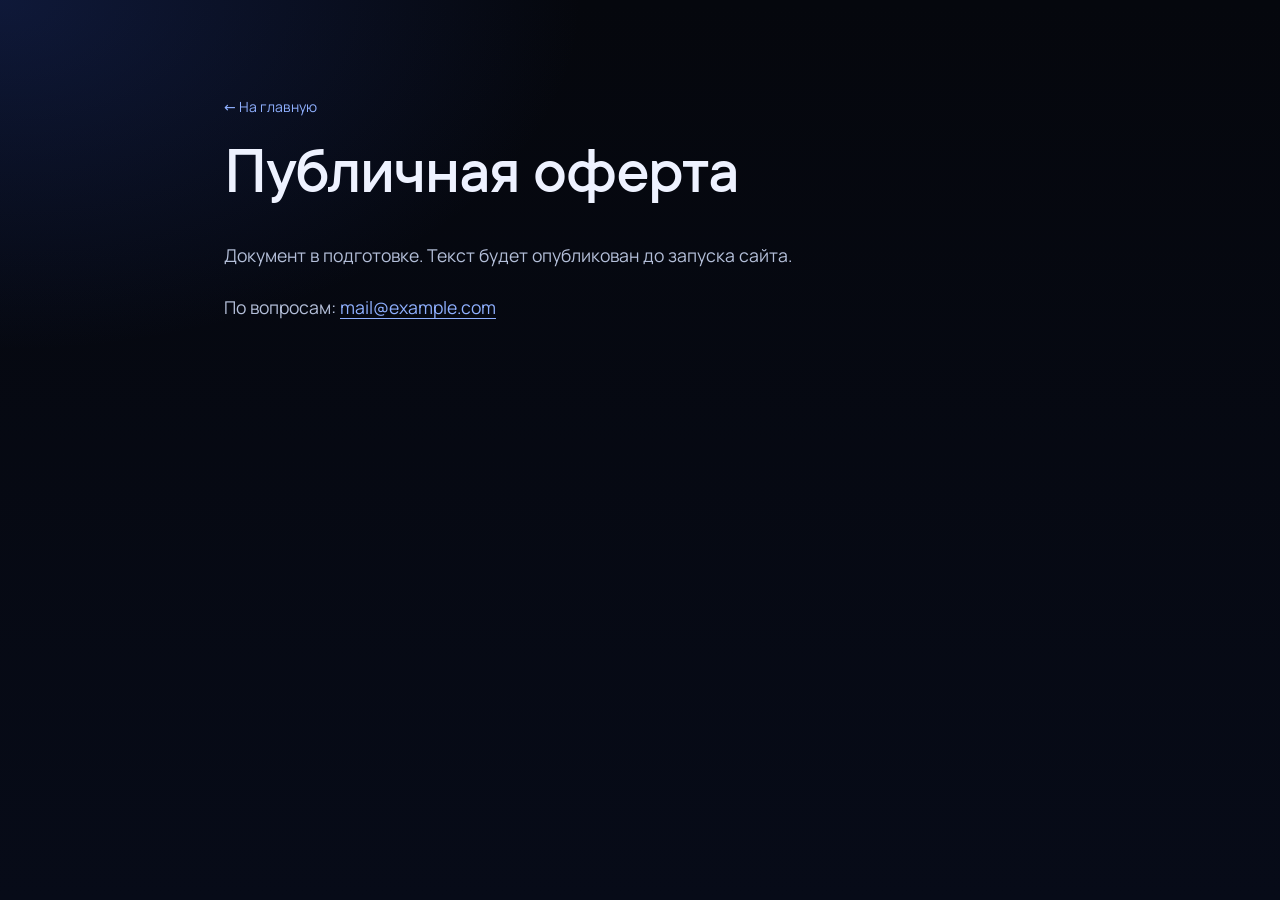
<file: offer.html>
<!DOCTYPE html>
<html lang="ru">
<head>
  <meta charset="utf-8">
  <meta name="viewport" content="width=device-width, initial-scale=1">
  <title>Публичная оферта | Master Design</title>
  <meta name="description" content="Условия оказания услуг по разработке сайтов Master Design.">
  <meta name="robots" content="noindex, follow">
  <link rel="canonical" href="https://master-design.com/offer.html">
  <meta name="theme-color" content="#05070d">
  <link rel="icon" href="assets/images/favicon/favicon.svg" type="image/svg+xml">
  <link rel="stylesheet" href="design-tokens.css?v=20261019b">
  <link rel="stylesheet" href="style.css?v=20261019b">
</head>
<body class="legal">
  <!-- Заглушка. Текст документа готовит юрист, на MODX страница станет ресурсом с шаблоном "Документ" -->
  <main class="legal__main container container--narrow">
    <a class="legal__back" href="index.html">&larr; На главную</a>
    <h1 class="legal__title">Публичная оферта</h1>
    <p class="legal__note">Документ в подготовке. Текст будет опубликован до запуска сайта.</p>
    <p class="legal__note">По вопросам: <a href="mailto:mail@example.com">mail@example.com</a></p>
  </main>
</body>
</html>
</file>
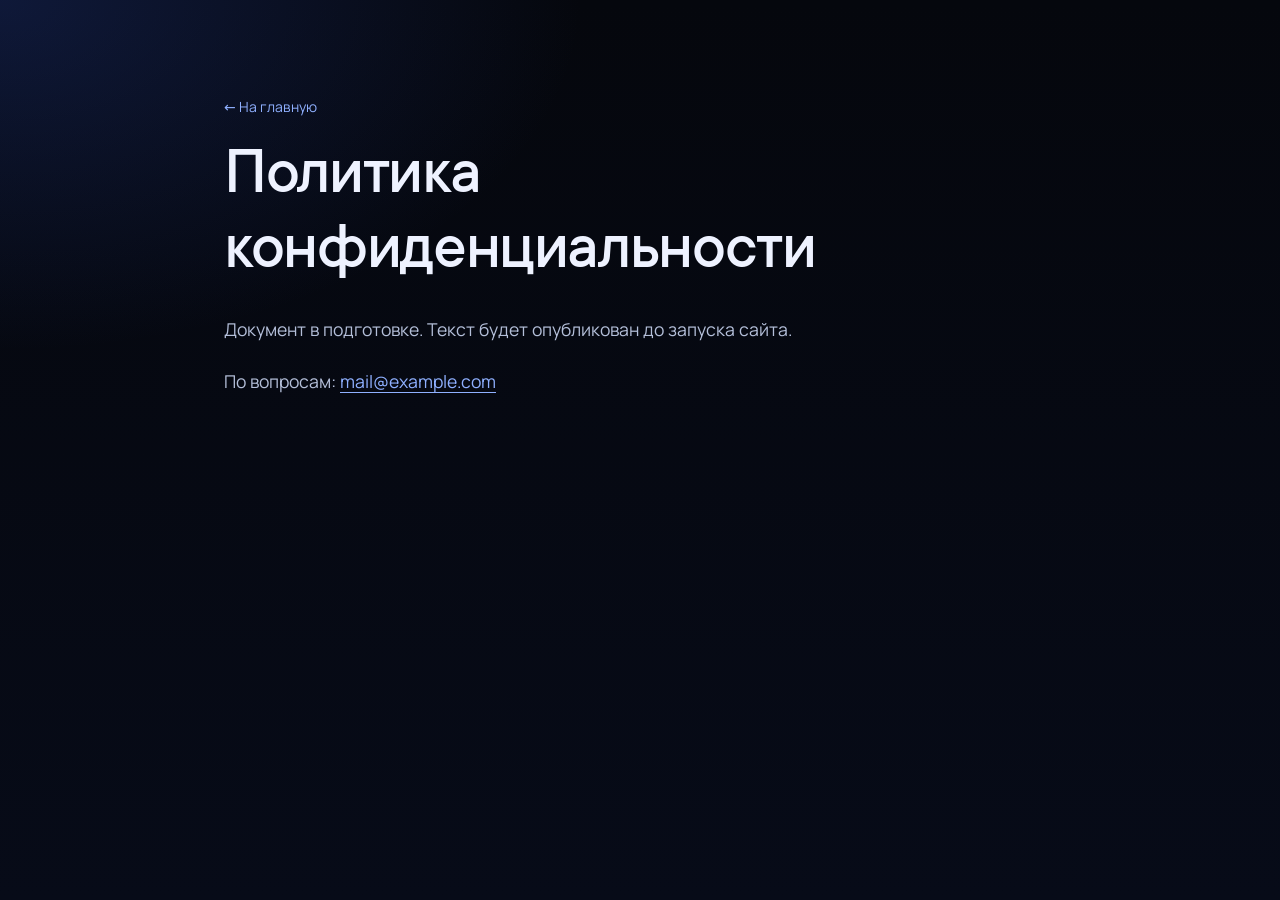
<file: privacy.html>
<!DOCTYPE html>
<html lang="ru">
<head>
  <meta charset="utf-8">
  <meta name="viewport" content="width=device-width, initial-scale=1">
  <title>Политика конфиденциальности | Master Design</title>
  <meta name="description" content="Как Master Design собирает, хранит и использует персональные данные посетителей сайта.">
  <meta name="robots" content="noindex, follow">
  <link rel="canonical" href="https://master-design.com/privacy.html">
  <meta name="theme-color" content="#05070d">
  <link rel="icon" href="assets/images/favicon/favicon.svg" type="image/svg+xml">
  <link rel="stylesheet" href="design-tokens.css?v=20261019b">
  <link rel="stylesheet" href="style.css?v=20261019b">
</head>
<body class="legal">
  <!-- Заглушка. Текст документа готовит юрист, на MODX страница станет ресурсом с шаблоном "Документ" -->
  <main class="legal__main container container--narrow">
    <a class="legal__back" href="index.html">&larr; На главную</a>
    <h1 class="legal__title">Политика конфиденциальности</h1>
    <p class="legal__note">Документ в подготовке. Текст будет опубликован до запуска сайта.</p>
    <p class="legal__note">По вопросам: <a href="mailto:mail@example.com">mail@example.com</a></p>
  </main>
</body>
</html>
</file>
<file: design-tokens.css>
/* ==========================================================================
   Master Design - design tokens
   Единый источник правды для всех сессий. Описание и правила: design-system.md
   Не добавлять "магические" значения в style.css - сначала токен здесь.
   ========================================================================== */

:root {
  color-scheme: dark;

  /* ---------- 1. Цвета: база ---------- */
  --color-bg: #05070d;              /* фон страницы, совпадает с чёрным hero-видео */
  --color-bg-deep: #020308;         /* прелоадер, самые глубокие слои */
  --color-surface-1: #0a0f1c;       /* плотные подложки без стекла */
  --color-surface-2: #10172a;
  --color-surface-3: #172036;
  --color-line: rgba(148, 170, 230, 0.14);   /* разделители, рамки */
  --color-line-strong: rgba(148, 170, 230, 0.28);

  /* ---------- 1. Цвета: текст (AA на --color-bg и на glass) ---------- */
  --color-text-primary: #eef2ff;    /* 18.0:1 на bg, 15.0:1 на glass */
  --color-text-secondary: #b4bfd9;  /* 10.9:1 на bg, 9.1:1 на glass */
  --color-text-muted: #8190b0;      /* 6.3:1 на bg, 5.1:1 на surface-3 - мин. для мелкого текста */
  --color-text-inverse: #05070d;

  /* ---------- 1. Цвета: акценты ---------- */
  --color-accent: #4f7cff;          /* холодный синий, основной акцент (кнопки, ссылки) */
  --color-accent-hover: #6b91ff;
  --color-accent-soft: rgba(79, 124, 255, 0.16);
  --color-accent-2: #8b5cf6;        /* фиолетовый из туманности hero-видео, только в градиентах/свечениях */
  --color-accent-3: #38d6f5;        /* cyan, подсветка кода, spotlight, линза */
  --color-accent-text: #8fb0ff;     /* акцент для текста/ссылок на тёмном: 9.4:1 на bg, 7.8:1 на glass */

  /* Градиент для акцентных слов в заголовках (background-clip: text) */
  --gradient-text-accent: linear-gradient(100deg, #eef2ff 0%, #8fb0ff 45%, #b69cff 100%);
  /* Кнопки: белый текст >= 4.9:1 по всей длине градиента (#4f7cff с белым - только 3.7, не использовать под текст) */
  --color-accent-strong: #3d63f0;
  --gradient-button: linear-gradient(135deg, #3d63f0 0%, #5b4ee6 100%);

  /* ---------- 1. Цвета: статусы ---------- */
  --color-status-available: #34d399;
  --color-status-busy: #f5b94a;
  --color-success: #34d399;
  --color-error: #ff6b81;
  --color-warning: #f5b94a;

  /* ---------- 2. Градиенты секций ----------
     Каждая секция: свой оттенок и направление в диапазоне navy -> indigo -> cyan.
     Всегда поверх --color-bg, слоями: основной градиент + мягкое свечение. */
  --gradient-hero:
    radial-gradient(60% 55% at 50% 45%, rgba(88, 70, 190, 0.22) 0%, transparent 70%),
    radial-gradient(40% 40% at 38% 50%, rgba(50, 90, 220, 0.18) 0%, transparent 70%),
    var(--color-bg);
  --gradient-about:
    radial-gradient(70% 60% at 0% 0%, rgba(40, 70, 170, 0.28) 0%, transparent 65%),
    linear-gradient(180deg, #05070d 0%, #070b18 100%);
  --gradient-stats:
    radial-gradient(60% 80% at 100% 50%, rgba(56, 120, 245, 0.2) 0%, transparent 70%),
    linear-gradient(160deg, #070b18 0%, #081026 100%);
  --gradient-services:
    radial-gradient(70% 60% at 20% 100%, rgba(82, 64, 200, 0.24) 0%, transparent 70%),
    linear-gradient(200deg, #081026 0%, #0a0c20 100%);
  --gradient-portfolio:
    radial-gradient(50% 50% at 80% 10%, rgba(56, 214, 245, 0.12) 0%, transparent 70%),
    radial-gradient(60% 60% at 10% 90%, rgba(79, 124, 255, 0.18) 0%, transparent 70%),
    linear-gradient(180deg, #0a0c20 0%, #060a17 100%);
  --gradient-stack:
    radial-gradient(80% 50% at 50% 0%, rgba(79, 124, 255, 0.2) 0%, transparent 70%),
    linear-gradient(180deg, #060a17 0%, #07101f 100%);
  --gradient-process:
    linear-gradient(115deg, rgba(20, 40, 110, 0.14) 0%, transparent 50%),
    linear-gradient(180deg, #040812 0%, #03050b 100%);
  --gradient-character:
    radial-gradient(55% 60% at 30% 50%, rgba(139, 92, 246, 0.16) 0%, transparent 70%),
    var(--color-bg);
  --gradient-reviews:
    radial-gradient(70% 70% at 100% 100%, rgba(56, 150, 245, 0.18) 0%, transparent 70%),
    linear-gradient(20deg, #05070d 0%, #0a1024 100%);
  --gradient-faq:
    radial-gradient(60% 60% at 0% 40%, rgba(70, 80, 200, 0.2) 0%, transparent 70%),
    linear-gradient(180deg, #0a1024 0%, #080c1c 100%);
  --gradient-cta:
    radial-gradient(60% 70% at 50% 50%, rgba(79, 124, 255, 0.32) 0%, rgba(139, 92, 246, 0.12) 45%, transparent 75%),
    linear-gradient(180deg, #080c1c 0%, #0a0f26 100%);
  --gradient-contacts:
    radial-gradient(60% 60% at 90% 20%, rgba(56, 214, 245, 0.12) 0%, transparent 70%),
    linear-gradient(170deg, #0a0f26 0%, #070a16 100%);
  --gradient-footer:
    linear-gradient(180deg, #070a16 0%, #020308 100%);

  /* ---------- 3. Типографика ---------- */
  --font-display: "TT Commons", "Segoe UI", system-ui, -apple-system, sans-serif;
  --font-body: "Manrope", "Segoe UI", system-ui, -apple-system, sans-serif;
  --font-mono: "JetBrains Mono", "Cascadia Code", Consolas, "SFMono-Regular", monospace;

  /* Fluid-шкала: clamp(min @360px, preferred, max @1440px) */
  --fs-display: clamp(2.125rem, 0.905rem + 5.42vw, 4.375rem); /* CTA: 34 @360 -> 70 @1024+ */
  --fs-h1: clamp(2.25rem, 1.5rem + 3.4vw, 4.5rem);      /* 36 -> 72 */
  --fs-h2: clamp(1.875rem, 1.367rem + 2.26vw, 2.8125rem); /* 30 @360 -> 45 @1024+ */
  --fs-h3: clamp(1.375rem, 1.1rem + 1.2vw, 2.25rem);    /* 22 -> 36 */
  --fs-h4: clamp(1.1875rem, 1.05rem + 0.6vw, 1.625rem); /* 19 -> 26 */
  --fs-h5: clamp(1.0625rem, 0.961rem + 0.452vw, 1.25rem); /* 17 @360 -> 20 @1024+ */
  --fs-h6: 1rem;
  --fs-lead: clamp(1.0625rem, 0.98rem + 0.45vw, 1.375rem); /* 17 -> 22 */
  --fs-body: clamp(1rem, 0.96rem + 0.18vw, 1.125rem);      /* 16 -> 18 */
  --fs-small: 0.875rem;
  --fs-caption: 0.8125rem;
  --fs-overline: 0.75rem;

  --lh-display: 0.95;
  --lh-heading: 1.1;
  --lh-snug: 1.3;
  --lh-body: 1.6;

  --ls-display: -0.02em;
  --ls-heading: -0.02em;
  --ls-body: 0;
  --ls-overline: 0.18em;   /* uppercase-надписи над заголовками */

  --fw-regular: 400;
  --fw-medium: 500;
  --fw-semibold: 600;
  --fw-bold: 700;
  --fw-display: 500;       /* TT Commons: 100/300/400/500/700, 600 нет */

  --measure: 62ch;         /* максимальная длина строки текста */

  /* ---------- 4. Spacing (база 4px) ---------- */
  --space-1: 0.25rem;  /* 4 */
  --space-2: 0.5rem;   /* 8 */
  --space-3: 0.75rem;  /* 12 */
  --space-4: 1rem;     /* 16 */
  --space-5: 1.25rem;  /* 20 */
  --space-6: 1.5rem;   /* 24 */
  --space-8: 2rem;     /* 32 */
  --space-10: 2.5rem;  /* 40 */
  --space-12: 3rem;    /* 48 */
  --space-16: 4rem;    /* 64 */
  --space-20: 5rem;    /* 80 */
  --space-24: 6rem;    /* 96 */
  --space-32: 8rem;    /* 128 */

  --section-pad-y: clamp(5rem, 3rem + 8vw, 10rem);   /* вертикальный ритм секций 80 -> 160 */
  /* Контейнеры как на stackbyte.dev (Tailwind max-w-7xl / max-w-4xl): ширина блока ВМЕСТЕ с отступами */
  --container-max: 75rem;                            /* 1200 блок вместе с отступами, контент 1136 на десктопе */
  --container-narrow: 56rem;                         /* 896 = max-w-4xl, тексты/FAQ */
  --gutter: 1rem;                                    /* px-4; 24 от 640px, 32 от 1024px - см. ниже */
  --gutter-narrow: 1.5rem;                           /* px-6; 32 от 640px */
  --grid-gap: clamp(1rem, 0.6rem + 1.6vw, 2rem);

  --navbar-h: 5rem; 
  --scroll-indicator-w: 2px;

  /* ---------- 5. Glass ---------- */
  --glass-blur: 18px;
  --glass-saturate: 140%;
  --glass-bg: rgba(18, 26, 48, 0.55);
  --glass-bg-strong: rgba(14, 20, 38, 0.78);         /* под длинный текст: гарантирует AA */
  --glass-border: 1px solid rgba(170, 190, 255, 0.14);
  --glass-highlight: inset 0 1px 0 rgba(255, 255, 255, 0.08);
  --glass-shadow: 0 20px 60px -20px rgba(0, 0, 0, 0.6), 0 2px 8px rgba(0, 0, 0, 0.3);
  --glass-shine: linear-gradient(135deg, rgba(255, 255, 255, 0.07) 0%, transparent 40%);

  /* lite-вариант для quality tier "low" и мобайла: без backdrop-filter */
  --glass-blur-lite: 0px;
  --glass-bg-lite: rgba(16, 23, 42, 0.92);

  /* ---------- 6. Радиусы ---------- */
  --radius-xs: 6px;
  --radius-sm: 10px;
  --radius-md: 16px;
  --radius-lg: 24px;
  --radius-xl: 32px;
  --radius-pill: 999px;

  /* ---------- 6. Тени и свечения ---------- */
  --shadow-sm: 0 2px 8px rgba(0, 0, 0, 0.35);
  --shadow-md: 0 12px 32px -8px rgba(0, 0, 0, 0.5);
  --shadow-lg: 0 32px 80px -24px rgba(0, 0, 0, 0.7);
  --glow-accent: 0 0 0 1px rgba(79, 124, 255, 0.4), 0 8px 32px -4px rgba(79, 124, 255, 0.45);
  /* Cyan-свечения (--color-accent-3): линии прогресса, каретка, кромка сканера */
  --color-accent-3-soft: rgba(56, 214, 245, 0.14);
  --glow-cyan: 0 0 14px rgba(56, 214, 245, 0.55);
  --glow-cyan-strong: 0 0 24px rgba(56, 214, 245, 0.9);
  --glow-scan: 0 0 18px 3px rgba(56, 214, 245, 0.7), 0 0 60px 10px rgba(56, 214, 245, 0.25);
  --focus-ring: 0 0 0 2px var(--color-bg), 0 0 0 4px var(--color-accent-3);

  /* ---------- 6. Z-index ---------- */
  --z-below: -1;
  --z-base: 1;
  --z-raised: 10;
  --z-sticky: 50;
  --z-navbar: 100;
  --z-floating: 200;    /* наверх, мессенджер, индикатор скролла */
  --z-overlay: 300;     /* мобильное меню */
  --z-modal: 400;       /* popup мессенджера */
  --z-toast: 500;       /* cookie */
  --z-cursor: 900;
  --z-grain: 950;
  --z-preloader: 1000;

  /* ---------- 7. Моушен: кривые ----------
     entrance - появление, exit - уход, hover - интерактив, spring - "физический" отклик.
     Те же значения продублированы в script.js -> MOTION для GSAP. */
  --ease-premium: cubic-bezier(0.19, 1, 0.22, 1);      /* expo.out - фирменная кривая */
  --ease-entrance: cubic-bezier(0.16, 1, 0.3, 1);
  --ease-exit: cubic-bezier(0.7, 0, 0.84, 0);          /* expo.in */
  --ease-in-out: cubic-bezier(0.87, 0, 0.13, 1);       /* кинематографичные переходы */
  --ease-hover: cubic-bezier(0.25, 1, 0.5, 1);
  --ease-spring: cubic-bezier(0.34, 1.56, 0.64, 1);    /* лёгкий overshoot */

  /* ---------- 7. Моушен: длительности ---------- */
  --duration-micro: 150ms;      /* press, смена цвета иконки */
  --duration-hover: 350ms;      /* hover карточек, кнопок */
  --duration-reveal: 1100ms;    /* появление текста/блоков */
  --duration-exit: 500ms;
  --duration-section: 1600ms;   /* межсекционные переходы */
  --duration-cinematic: 2400ms; /* прелоадер, hero-завязка */
  --stagger: 60ms;              /* шаг задержки для SplitText */
}

/* Ступенчатые отступы контейнера (px-4 sm:px-6 lg:px-8) */
@media (min-width: 640px) {
  :root { --gutter: 1.5rem; --gutter-narrow: 2rem; }
}
@media (min-width: 1024px) {
  :root { --gutter: 2rem; }
}

/* Quality tier "low" и reduced-motion: script.js ставит классы на <html> */
.q-low {
  --glass-blur: var(--glass-blur-lite);
  --glass-bg: var(--glass-bg-lite);
}

@media (prefers-reduced-motion: reduce) {
  :root {
    --duration-hover: 1ms;
    --duration-reveal: 1ms;
    --duration-exit: 1ms;
    --duration-section: 1ms;
    --duration-cinematic: 1ms;
    --stagger: 0ms;
  }
}
</file>
<file: style.css>
/* ==========================================================================
   Master Design - основные стили
   Токены: design-tokens.css. Правила: design-system.md.
   Порядок: шрифты -> reset -> база -> утилиты -> компоненты -> секции -> плавающие -> адаптив/качество
   Mobile-first: базовые стили для телефона, @media (min-width) расширяют.
   ========================================================================== */

/* ---------- Шрифты (локально, woff2, кириллица + латиница) ---------- */
/* TT Commons: статические начертания, кириллица + латиница в одном файле */
@font-face {
  font-family: "TT Commons";
  font-style: normal;
  font-display: swap;
  font-weight: 100;
  src: url("assets/fonts/TTCommons-Thin.woff2") format("woff2");
}
@font-face {
  font-family: "TT Commons";
  font-style: normal;
  font-display: swap;
  font-weight: 300;
  src: url("assets/fonts/TTCommons-Light.woff2") format("woff2");
}
@font-face {
  font-family: "TT Commons";
  font-style: normal;
  font-display: swap;
  font-weight: 400;
  src: url("assets/fonts/TTCommons-Regular.woff2") format("woff2");
}
@font-face {
  font-family: "TT Commons";
  font-style: normal;
  font-display: swap;
  font-weight: 500;
  src: url("assets/fonts/TTCommons-Medium.woff2") format("woff2");
}
@font-face {
  font-family: "TT Commons";
  font-style: normal;
  font-display: swap;
  font-weight: 700;
  src: url("assets/fonts/TTCommons-Bold.woff2") format("woff2");
}
@font-face {
  font-family: "Manrope";
  font-style: normal;
  font-display: swap;
  font-weight: 200 800;
  src: url("assets/fonts/manrope-cyrillic-wght-normal.woff2") format("woff2-variations");
  unicode-range: U+0301, U+0400-045F, U+0490-0491, U+04B0-04B1, U+2116;
}
@font-face {
  font-family: "Manrope";
  font-style: normal;
  font-display: swap;
  font-weight: 200 800;
  src: url("assets/fonts/manrope-latin-wght-normal.woff2") format("woff2-variations");
  unicode-range: U+0000-00FF, U+0131, U+0152-0153, U+02BB-02BC, U+02C6, U+02DA, U+02DC, U+0304, U+0308, U+0329, U+2000-206F, U+20AC, U+20BD, U+2122, U+2191, U+2193, U+2212, U+2215, U+FEFF, U+FFFD;
}
@font-face {
  font-family: "JetBrains Mono";
  font-style: normal;
  font-display: swap;
  font-weight: 100 800;
  src: url("assets/fonts/jetbrains-mono-latin-wght-normal.woff2") format("woff2-variations");
  unicode-range: U+0000-00FF, U+0131, U+0152-0153, U+02BB-02BC, U+02C6, U+02DA, U+02DC, U+0304, U+0308, U+0329, U+2000-206F, U+20AC, U+2122, U+2191, U+2193, U+2212, U+2215, U+FEFF, U+FFFD;
}

/* Анимируемые custom properties (линза, spotlight) */
@property --lens-r {
  syntax: "<length>";
  inherits: true;
  initial-value: 0px;
}

/* Снимает скрытие из критического CSS в <head> */
.js #smooth-wrapper {
  visibility: visible;
}

/* Страховка: без прелоадера (или если шрифты не пришли) контент hero всё равно виден */
.no-js .hero__content,
.q-low .hero__content {
  visibility: visible !important;
}

/* ---------- Reset ---------- */
*,
*::before,
*::after {
  box-sizing: border-box;
}

* {
  margin: 0;
}

html {
  -webkit-text-size-adjust: 100%;
  text-size-adjust: 100%;
  scroll-padding-top: var(--navbar-h);
  scrollbar-color: var(--color-surface-3) transparent;
  scrollbar-width: thin;
}

img,
picture,
video,
canvas,
svg {
  display: block;
  max-width: 100%;
}

input,
button,
textarea,
select {
  font: inherit;
  color: inherit;
}

button {
  background: none;
  border: 0;
  padding: 0;
  cursor: pointer;
}

ul[role="list"],
ol[role="list"] {
  list-style: none;
  padding: 0;
}

p,
h1,
h2,
h3,
h4,
h5,
h6 {
  overflow-wrap: break-word;
}

/* ---------- База ---------- */
body {
  min-height: 100vh;
  background: var(--color-bg);
  color: var(--color-text-primary);
  font-family: var(--font-body);
  font-size: var(--fs-body);
  font-weight: var(--fw-regular);
  line-height: var(--lh-body);
  caret-color: var(--color-accent-3);
  -webkit-font-smoothing: antialiased;
  -moz-osx-font-smoothing: grayscale;
  text-rendering: optimizeLegibility;
  -webkit-tap-highlight-color: transparent;
}

body.is-locked {
  overflow: hidden;
}

h1,
h2,
h3,
h4 {
  font-family: var(--font-display);
  font-weight: var(--fw-display);
  line-height: var(--lh-heading);
  letter-spacing: var(--ls-heading);
  text-wrap: balance;
}

h1 { font-size: var(--fs-h1); }
h2 { font-size: var(--fs-h2); }
h3 { font-size: var(--fs-h3); }
h4 { font-size: var(--fs-h4); }

p {
  text-wrap: pretty;
}

a {
  color: var(--color-accent-text);
  text-decoration-thickness: 1px;
  text-underline-offset: 0.22em;
  transition: color var(--duration-hover) var(--ease-hover);
}

a:hover {
  color: var(--color-text-primary);
}

::selection {
  background: var(--color-accent-strong);
  color: #fff;
}

:focus-visible {
  outline: none;
  box-shadow: var(--focus-ring);
  border-radius: var(--radius-xs);
}

::-webkit-scrollbar { width: 8px; height: 8px; }
/* Прозрачный трек - сплошная заливка (даже в цвет фона) давала жёсткий шов
   на границе с hero-видео и градиентами секций */
::-webkit-scrollbar-track { background: transparent; }
::-webkit-scrollbar-thumb { background: var(--color-surface-3); border-radius: var(--radius-pill); }

.icon {
  width: 1.25em;
  height: 1.25em;
  flex-shrink: 0;
}

/* ---------- Утилиты ---------- */
.container {
  width: 100%;
  max-width: var(--container-max);
  margin-inline: auto;
  padding-inline: var(--gutter);
}

.container--narrow {
  max-width: var(--container-narrow);
  padding-inline: var(--gutter-narrow);
}

.visually-hidden {
  position: absolute !important;
  width: 1px;
  height: 1px;
  padding: 0;
  margin: -1px;
  overflow: hidden;
  clip: rect(0 0 0 0);
  white-space: nowrap;
  border: 0;
}

.glass {
  position: relative;
  background: var(--glass-shine), var(--glass-bg);
  border: var(--glass-border);
  border-radius: var(--radius-lg);
  box-shadow: var(--glass-highlight), var(--glass-shadow);
  -webkit-backdrop-filter: blur(var(--glass-blur)) saturate(var(--glass-saturate));
  backdrop-filter: blur(var(--glass-blur)) saturate(var(--glass-saturate));
}

.glass--strong {
  background: var(--glass-shine), var(--glass-bg-strong);
}

@supports not ((backdrop-filter: blur(1px)) or (-webkit-backdrop-filter: blur(1px))) {
  .glass { background: var(--glass-bg-lite); }
}

.text-gradient {
  background: var(--gradient-text-accent);
  -webkit-background-clip: text;
  background-clip: text;
  color: transparent;
  -webkit-box-decoration-break: clone;
  box-decoration-break: clone;
}

.skip-link {
  position: fixed;
  top: var(--space-4);
  left: var(--space-4);
  z-index: calc(var(--z-preloader) + 1);
  padding: var(--space-3) var(--space-5);
  background: var(--color-accent-strong);
  color: #fff;
  border-radius: var(--radius-pill);
  transform: translateY(-200%);
  transition: transform var(--duration-hover) var(--ease-premium);
}

.skip-link:focus-visible {
  transform: none;
  color: #fff;
}

/* Тексты под тип ввода: мышь или touch */
.only-touch { display: none; }

@media (hover: none), (pointer: coarse) {
  .only-pointer { display: none; }
  .only-touch { display: inline; }
}

/* SplitText: строки с маской для wipe-reveal */
.split-line {
  display: block;
  overflow: clip;
  padding-bottom: 0.08em;
  margin-bottom: -0.08em;
}

/* ==========================================================================
   Компоненты
   ========================================================================== */

/* ---------- Кнопки ---------- */
.btn {
  --btn-h: 3.5rem;
  position: relative;
  display: inline-flex;
  align-items: center;
  justify-content: center;
  gap: var(--space-3);
  min-height: var(--btn-h);
  padding: 0 var(--space-8);
  border-radius: var(--radius-pill);
  font-family: var(--font-body);
  font-size: var(--fs-body);
  font-weight: var(--fw-semibold);
  line-height: 1;
  text-decoration: none;
  white-space: nowrap;
  isolation: isolate;
  transition:
    transform var(--duration-hover) var(--ease-spring),
    box-shadow var(--duration-hover) var(--ease-hover),
    background-color var(--duration-hover) var(--ease-hover),
    color var(--duration-hover) var(--ease-hover);
  will-change: transform;
}

.btn:active {
  transform: scale(0.96);
  transition-duration: var(--duration-micro);
}

.btn__icon {
  transition: transform var(--duration-hover) var(--ease-premium);
}

.btn:hover .btn__icon {
  transform: translateX(4px);
}

.btn--primary {
  background: var(--gradient-button);
  color: #fff;
  box-shadow: 0 10px 30px -10px rgba(61, 99, 240, 0.7), inset 0 1px 0 rgba(255, 255, 255, 0.18);
}

.btn--primary:hover {
  color: #fff;
  box-shadow: var(--glow-accent), inset 0 1px 0 rgba(255, 255, 255, 0.22);
}

.btn--ghost {
  color: var(--color-text-primary);
  background: rgba(20, 28, 52, 0.45);
  border: 1px solid var(--color-line-strong);
  -webkit-backdrop-filter: blur(12px);
  backdrop-filter: blur(12px);
}

.btn--ghost:hover {
  color: var(--color-text-primary);
  background: rgba(40, 56, 100, 0.55);
  border-color: rgba(170, 190, 255, 0.4);
}

.btn--small {
  --btn-h: 2.625rem;
  padding: 0 var(--space-5);
  font-size: var(--fs-small);
}

.btn--large {
  --btn-h: 4.25rem;
  padding: 0 var(--space-10);
  font-size: var(--fs-lead);
}

.btn--block {
  width: 100%;
}

.btn__spinner {
  display: none;
  width: 1.1em;
  height: 1.1em;
  border: 2px solid rgba(255, 255, 255, 0.35);
  border-top-color: #fff;
  border-radius: 50%;
  animation: spin 0.8s linear infinite;
}

.btn.is-loading {
  pointer-events: none;
}

.btn.is-loading .btn__spinner { display: block; }
.btn.is-loading .btn__icon { display: none; }

.btn:disabled {
  opacity: 0.55;
  cursor: not-allowed;
}

@keyframes spin {
  to { transform: rotate(360deg); }
}

/* ---------- Статус доступности ---------- */
.status-badge {
  display: inline-flex;
  align-items: center;
  gap: var(--space-2);
  margin: 0;
  padding: var(--space-1) var(--space-3);
  border-radius: var(--radius-pill);
  font-size: var(--fs-caption);
  font-weight: var(--fw-medium);
  color: var(--color-text-secondary);
  background: rgba(52, 211, 153, 0.07);
  border: 1px solid rgba(52, 211, 153, 0.18);
  white-space: nowrap;
}

.status-badge--busy {
  background: rgba(245, 185, 74, 0.07);
  border-color: rgba(245, 185, 74, 0.2);
}

.status-badge__dot {
  --status-color: var(--color-status-available);
  position: relative;
  width: 7px;
  height: 7px;
  border-radius: 50%;
  background: var(--status-color);
  flex-shrink: 0;
}

.status-badge--busy .status-badge__dot {
  --status-color: var(--color-status-busy);
}

/* Мягкая пульсация: расходящееся кольцо, сама точка не мигает */
.status-badge__dot::after {
  content: "";
  position: absolute;
  inset: 0;
  border-radius: inherit;
  background: var(--status-color);
  opacity: 0.45;
  animation: status-pulse 3.2s var(--ease-premium) infinite;
}

@keyframes status-pulse {
  0% { transform: scale(1); opacity: 0.45; }
  70%, 100% { transform: scale(3); opacity: 0; }
}

/* ---------- Каретка (сквозной элемент) ---------- */
@keyframes caret-blink {
  0%, 45% { opacity: 1; }
  50%, 95% { opacity: 0; }
  100% { opacity: 1; }
}

/* ---------- Заголовки секций ---------- */
.section {
  position: relative;
  padding-block: var(--section-pad-y);
  isolation: isolate;
}

.section-head {
  display: grid;
  gap: var(--space-5);
  max-width: 52rem;
  margin-bottom: clamp(var(--space-12), 6vw, var(--space-20));
}

.section-title {
  font-size: var(--fs-h2);
}

.section-lead {
  max-width: var(--measure);
  font-size: var(--fs-lead);
  line-height: var(--lh-snug);
  color: var(--color-text-secondary);
}

/* Заголовок секции по центру, подзаголовок под ним мельче (Процесс) */
.section-head--center {
  max-width: 44rem;
  margin-inline: auto;
  justify-items: center;
  gap: var(--space-4);
  text-align: center;
}

.section-head--center .section-title,
.section-head--center .section-lead {
  text-wrap: balance;
}

/* Телефон - ровно 16px (fluid --fs-body даёт 16.0-17.4 в зависимости от ширины), от планшета - --fs-body */
.section-head--center .section-lead {
  font-size: 1rem;
  line-height: var(--lh-body);
}

@media (min-width: 768px) {
  .section-head--center .section-lead {
    font-size: var(--fs-body);
  }
}

/* Подпись с тонкими линиями по бокам, растворяющимися к краям (приём "Introducing" с authkit.com).
   Используется в hero (виды сайтов) и над заголовками секций. Линии раскрываются через
   --tagline-lines (0 -> 1): в hero это делает initHero, в секциях - initReveals */
.tagline {
  display: flex;
  align-items: center;
  justify-content: center;
  gap: var(--space-5);
  width: 100%;
  font-size: var(--fs-small);
  line-height: 1.4;
  white-space: nowrap;
}

.tagline::before,
.tagline::after {
  content: "";
  flex: 0 1 5.5rem;
  min-width: var(--space-3);
  height: 1px;
  background: linear-gradient(90deg, transparent, color-mix(in srgb, var(--color-accent-3) 40%, transparent));
  transform-origin: right center;
  transform: scaleX(var(--tagline-lines, 1));
}

.tagline::after {
  background: linear-gradient(270deg, transparent, color-mix(in srgb, var(--color-accent-3) 40%, transparent));
  transform-origin: left center;
}

/* Без градиента: в секции может быть градиентное слово (design-system.md, раздел 14) */
.tagline__text {
  color: var(--color-text-secondary);
}

/* Разделитель между заголовком и подзаголовком секции: линия, гаснущая к краям, с узлом
   в центре (как узлы рельса в "Процессе"). Раскрывается через --divider (0 -> 1) в initReveals */
.section-divider {
  position: relative;
  display: block;
  width: 7rem;
  height: 1px;
  background: linear-gradient(90deg, transparent, color-mix(in srgb, var(--color-accent-3) 55%, transparent), transparent)
    center / calc(var(--divider, 1) * 100%) 100% no-repeat;
}

.section-divider::after {
  content: "";
  position: absolute;
  top: 50%;
  left: 50%;
  width: 0.4375rem;
  height: 0.4375rem;
  background: var(--color-accent-3);
  box-shadow: var(--glow-cyan);
  transform: translate(-50%, -50%) rotate(45deg) scale(var(--divider, 1));
}

/* Каретка, которая "вписывает" заголовок при reveal */
.reveal-caret {
  position: absolute;
  top: 0.1em;
  left: 0;
  width: 0.08em;
  height: 1em;
  background: var(--color-accent-3);
  box-shadow: 0 0 16px rgba(56, 214, 245, 0.6);
  pointer-events: none;
}

/* Прелоадер: все стили инлайном в <head> (chunk:head-critical-css), здесь не дублируются */

/* Glitch (script.js -> glitch, design-system.md -> "Glitch"): любой элемент с data-glitch.
   1) Аберрация: класс is-glitching (ставит и снимает JS) - красный и голубой каналы плавно
   расходятся и сходятся. drop-shadow вместо text-shadow - корректно работает с градиентным текстом
   (background-clip: text) и с фоном кнопок. Сдвиг в em - масштабируется с font-size элемента.
   Нулевые тени (а не filter: none) на краях - чтобы filter интерполировался плавно */
[data-glitch].is-glitching {
  animation: glitch-aberration 0.6s cubic-bezier(0.22, 1, 0.36, 1) 1;
}

@keyframes glitch-aberration {
  0%, 100% { filter: drop-shadow(0 0 0 rgba(255, 40, 90, 0)) drop-shadow(0 0 0 rgba(0, 220, 255, 0)); }
  25%      { filter: drop-shadow(-0.06em 0 0 rgba(255, 40, 90, 0.75)) drop-shadow(0.06em 0 0 rgba(0, 220, 255, 0.75)); }
  55%      { filter: drop-shadow(0.025em 0 0 rgba(255, 40, 90, 0.5)) drop-shadow(-0.025em 0 0 rgba(0, 220, 255, 0.5)); }
}

/* 2) Слой-срез (script.js -> glitchSlices): копия содержимого хоста точно поверх оригинала.
   Лежит в padding-box хоста, поэтому отступы и раскладку (flex/grid) наследует - копия совпадает
   с оригиналом и у кнопок. clip-path, сдвиг и видимость задаёт WAAPI; своё, более сильное
   расслоение каналов отделяет срез от текста под ним */
.glitch-layer {
  position: absolute;
  inset: 0;
  box-sizing: border-box;
  display: inherit;
  flex-direction: inherit;
  flex-wrap: inherit;
  align-items: inherit;
  justify-content: inherit;
  gap: inherit;
  padding: inherit;
  text-align: inherit;
  opacity: 0;
  pointer-events: none;
  user-select: none;
  filter: drop-shadow(-0.05em 0 0 rgba(255, 40, 90, 0.8)) drop-shadow(0.05em 0 0 rgba(0, 220, 255, 0.8));
}

/* Пресет box (кнопки, плашки): срез несёт фон и скругление хоста, а не только текст */
[data-glitch="box"] > .glitch-layer {
  background: inherit;
  border-radius: inherit;
}

/* ==========================================================================
   Навбар
   ========================================================================== */
.navbar {
  position: fixed;
  inset: 0 0 auto;
  z-index: var(--z-navbar);
  height: var(--navbar-h);
  transition:
    background-color var(--duration-hover) var(--ease-hover),
    transform var(--duration-reveal) var(--ease-premium);
}

.navbar::before {
  content: "";
  position: absolute;
  inset: 0;
  /* Без затемнения: только сильное размытие того, что под навбаром */
  background: transparent;
  border-bottom: 1px solid rgba(148, 170, 230, 0.06); /* едва заметная линия (общий --color-line = 0.14) */
  -webkit-backdrop-filter: blur(32px) saturate(170%);
  backdrop-filter: blur(32px) saturate(170%);
  opacity: 0;
  transition: opacity var(--duration-hover) var(--ease-hover);
}

/* Браузер без backdrop-filter: иначе текст меню ляжет прямо на контент */
@supports not ((backdrop-filter: blur(1px)) or (-webkit-backdrop-filter: blur(1px))) {
  .navbar::before { background: rgba(5, 7, 13, 0.92); }
}

.navbar.is-scrolled::before {
  opacity: 1;
}

/* Мобильное меню лежит внутри навбара: пока оно открыто, поднимаем навбар над плавающими кнопками (--z-floating) */
.navbar.is-menu-open {
  z-index: var(--z-overlay);
}

.navbar__inner {
  position: relative;
  display: flex;
  align-items: center;
  justify-content: space-between;
  gap: var(--space-4);
  height: 100%;
}

.navbar__logo,
.footer__logo {
  display: inline-block;
  white-space: nowrap;
  font-family: var(--font-display);
  font-weight: var(--fw-display);
  font-size: 1.0625rem;
  letter-spacing: -0.03em;
  color: var(--color-text-primary);
  text-decoration: none;
}

.navbar__logo {
  font-size: clamp(1.5rem, 1.364rem + 0.602vw, 1.75rem); /* 24 @360 -> 28 @1024+ */
}

.navbar__logo:hover {
  color: var(--color-text-primary);
}

.navbar__logo-accent {
  color: var(--color-accent-text);
}

.navbar__logo-caret {
  display: inline-block;
  vertical-align: -0.17em; /* низ = низ хвоста "g" в TT Commons */
  width: 0.22em;
  height: 0.81em;          /* верх "d" (0.64em) + хвост "g" (0.17em) */
  margin-left: 0.16em;
  background: var(--color-accent-3);
  animation: caret-blink 1.2s steps(1) infinite;
}

.navbar__actions {
  display: flex;
  align-items: center;
  gap: var(--space-3);
}

.navbar__cta {
  display: none;
}

/* ---------- CTA навбара ----------
   Моно-скобки < >, на hover текст "расшифровывается" из кодовых символов (script.js -> initNavCta).
   Рамка загорается с той стороны, откуда подходит курсор, ещё до наведения (JS пишет --cta-x/--cta-y/--cta-near),
   внутри мягкий прожектор как у курсора сайта */
.nav-cta {
  --cta-x: 50%;
  --cta-y: 50%;
  --cta-near: 0;
  position: relative;
  /* display не задаём: видимость управляет .navbar__cta (none, с 1024px inline-flex) */
  align-items: center;
  justify-content: center;
  gap: 0.6em;
  flex: none;
  height: 2.8125rem; /* 45px, фиксированный размер: анимация текста не двигает соседей */
  padding: 0 var(--space-5);
  border: 1px solid var(--color-line-strong);
  border-radius: var(--radius-xs);
  background: rgba(79, 124, 255, 0.06);
  font-family: var(--font-body);
  font-size: var(--fs-small);
  font-weight: var(--fw-regular);
  line-height: 1;
  color: var(--color-text-primary);
  text-decoration: none;
  white-space: nowrap;
  isolation: isolate;
}

.nav-cta:hover { color: var(--color-text-primary); }

.nav-cta::before,
.nav-cta::after {
  content: "";
  position: absolute;
  border-radius: inherit;
  pointer-events: none;
}

/* Светящийся участок рамки */
.nav-cta::before {
  inset: -1px;
  padding: 1px;
  background: radial-gradient(110px circle at var(--cta-x) var(--cta-y), var(--color-accent-3), var(--color-accent) 40%, transparent 75%);
  opacity: var(--cta-near);
  -webkit-mask: linear-gradient(#000 0 0) content-box, linear-gradient(#000 0 0);
  -webkit-mask-composite: xor;
  mask: linear-gradient(#000 0 0) content-box exclude, linear-gradient(#000 0 0);
}

/* Прожектор внутри */
.nav-cta::after {
  inset: 0;
  z-index: -1;
  background: radial-gradient(80px circle at var(--cta-x) var(--cta-y), rgba(79, 124, 255, 0.24), transparent 70%);
  opacity: 0;
  transition: opacity var(--duration-hover) var(--ease-hover);
}

.nav-cta:hover::after { opacity: 1; }

.nav-cta__label {
  position: relative;
  z-index: 2;
  letter-spacing: 0.2px;
  margin-right: -0.2px; /* хвост letter-spacing после последней буквы: отступы до скобок равны */
}

/* Настоящий текст держит размер (невидим во время расшифровки), символы рисуются поверх слоем без влияния на вёрстку */
.nav-cta__label.is-decoding {
  color: transparent;
}

.nav-cta__decode {
  position: absolute;
  inset: 0;
  overflow: hidden;
  color: var(--color-text-primary);
  white-space: nowrap;
  pointer-events: none;
}

.nav-cta__bracket {
  font-family: var(--font-mono);
  font-weight: var(--fw-medium);
  color: var(--color-accent-3);
  transition: transform var(--duration-hover) var(--ease-spring);
}

/* На hover мигают как каретка логотипа */
.nav-cta:hover .nav-cta__bracket { animation: caret-blink 1.2s steps(1) infinite; }

.nav-cta__glyph {
  color: var(--color-accent-3);
}

.nav-cta:hover .nav-cta__bracket--open { transform: translateX(-3px); }
.nav-cta:hover .nav-cta__bracket--close { transform: translateX(3px); }

.nav-cta:focus-visible {
  outline: 2px solid var(--color-accent-3);
  outline-offset: 3px;
}

/* Крупная версия (hero): без скобок, видна всегда. Прожектор и рамка у курсора - шире */
.nav-cta--lg {
  display: inline-flex;
  height: 3.5rem; /* 56px */
  padding: 0 var(--space-8);
  font-size: var(--fs-body);
}

.nav-cta--lg::before {
  background: radial-gradient(160px circle at var(--cta-x) var(--cta-y), var(--color-accent-3), var(--color-accent) 40%, transparent 75%);
}

.nav-cta--lg::after {
  background: radial-gradient(120px circle at var(--cta-x) var(--cta-y), rgba(79, 124, 255, 0.24), transparent 70%);
}

/* Иконка-стрелка (hero): акцентный цвет как у скобок навбара, на hover сдвигается по направлению */
.nav-cta__icon {
  position: relative;
  z-index: 2;
  width: 1.1em;
  height: 1.1em;
  color: var(--color-accent-3);
  transition: transform var(--duration-hover) var(--ease-spring);
}

.nav-cta:hover .nav-cta__icon--right { transform: translateX(3px); }

/* Срез glitch поверх подписи (у подписи z-index 2) */
.nav-cta > .glitch-layer {
  z-index: 3;
}

/* Мобильный навбар: тема | лого по центру | бургер. Оверлей .nav fixed и в сетке места не занимает */
.navbar__theme {
  position: relative;
  display: grid;
  place-content: center;
  width: 44px;
  height: 44px;
  border-radius: 50%;
  border: 1px solid var(--color-line-strong);
  color: var(--color-text-primary);
  transition: border-color var(--duration-hover) var(--ease-hover);
}

.theme-switch .icon {
  grid-area: 1 / 1;
  width: 20px;
  height: 20px;
  transition: opacity var(--duration-hover) var(--ease-hover), transform var(--duration-hover) var(--ease-spring);
}

.navbar__theme:hover {
  border-color: var(--color-accent-3);
}

.navbar__theme:focus-visible {
  outline: none;
  box-shadow: var(--focus-ring);
}

/* Тёмная тема - солнце (включить светлую), светлая - луна */
.theme-switch__moon,
[data-theme="light"] .theme-switch__sun {
  opacity: 0;
  transform: rotate(-90deg) scale(0.6);
}

[data-theme="light"] .theme-switch__moon {
  opacity: 1;
  transform: none;
}

.navbar__theme--desktop {
  display: none;
}

@media (max-width: 1023px) {
  .navbar__inner {
    display: grid;
    grid-template-columns: 1fr auto 1fr;
  }

  .navbar__theme {
    justify-self: start;
  }

  .navbar__actions {
    justify-self: end;
  }
}

/* Мобильная полоса прогресса скролла - верх навбара */
.navbar__progress {
  position: absolute;
  inset: 0 0 auto;
  height: 2px;
  background: linear-gradient(90deg, var(--color-accent), var(--color-accent-3));
  transform: scaleX(0);
  transform-origin: left;
  box-shadow: 0 0 10px rgba(56, 214, 245, 0.5);
}

/* ---------- Мобильное меню (Decode) ----------
   Стеклянная панель на весь экран открывается справа шторкой clip-path, по кромке бежит сканлайн,
   текст пунктов расшифровывается из кодовых символов (initMobileMenu).
   .is-visible - меню отрисовано (держится, пока доигрывает закрытие), .is-open - принимает клики.
   Здесь описано конечное состояние: без анимации (нет GSAP, quality low, reduced motion) меню просто появляется. */
@media (max-width: 1023px) {
  .nav {
    position: fixed;
    inset: 0;
    z-index: var(--z-overlay);
    visibility: hidden;
    pointer-events: none;
  }

  .nav.is-visible { visibility: visible; }
  .nav.is-open { pointer-events: auto; }

  .nav__panel {
    position: absolute;
    inset: 0;
    display: flex;
    flex-direction: column;
    padding: calc(var(--navbar-h) + var(--space-6)) var(--gutter) calc(var(--space-8) + env(safe-area-inset-bottom));
    overflow: hidden auto;
    overscroll-behavior: contain;
    scrollbar-width: none;
    background: rgba(10, 15, 28, 0.62);
    -webkit-backdrop-filter: blur(28px) saturate(160%);
    backdrop-filter: blur(28px) saturate(160%);
  }

  /* Светящаяся кромка шторки, видна только во время открытия */
  .nav__scan {
    position: absolute;
    top: 0;
    bottom: 0;
    left: 0;
    width: 2px;
    background: var(--color-accent-3);
    box-shadow: 0 0 18px 2px rgba(56, 214, 245, 0.7), 0 0 60px 6px rgba(79, 124, 255, 0.35);
    opacity: 0;
    pointer-events: none;
  }

  .nav__label {
    margin: 0 0 var(--space-6);
    font: 500 0.6875rem/1 var(--font-mono);
    letter-spacing: 0.12em;
    text-transform: uppercase;
    color: var(--color-text-muted);
  }

  /* Линии только между пунктами меню */
  .nav__list {
    display: grid;
    border-top: 1px solid var(--color-line);
  }

  .nav__item {
    border-bottom: 1px solid var(--color-line);
  }

  .nav__link {
    display: flex;
    align-items: baseline;
    gap: var(--space-4);
    padding: var(--space-6) 0;
    font-family: var(--font-display);
    font-size: 1.375rem; /* 22 */
    font-weight: 300;
    line-height: 1.15;
    letter-spacing: -0.01em;
    color: var(--color-text-primary);
    text-decoration: none;
  }

  /* Строка TT Commons несимметрична: над заглавными ~2.6px, под базовой линией ~8.6px (при 22px),
     поэтому текст «прилипает» к верхней линии. text-box обрезает строку ровно по высоте заглавных
     и базовой линии - буквы встают посередине между границами пункта при равных padding */
  .nav__text,
  .nav__num {
    text-box: trim-both cap alphabetic;
  }

  /* Браузеры без text-box (Firefox): тот же сдвиг вручную, на раскладку не влияет */
  @supports not (text-box: trim-both cap alphabetic) {
    .nav__text {
      position: relative;
      top: 0.14em;
    }
  }

  .nav__num {
    min-width: 3.4em;
    font: 500 0.6875rem/1 var(--font-mono);
    color: var(--color-text-muted);
    transition: color var(--duration-hover) var(--ease-hover);
  }

  .nav__num::before { content: "// "; }

  /* Без явного размера .icon = 1.25em (27.5px) и сама задаёт высоту пункта, утягивая текст вверх.
     18px и margin-block -2px: в раскладке стрелка не выше заглавных (~14px) */
  .nav__arrow {
    align-self: center;
    width: 18px;
    height: 18px;
    margin-block: -2px;
    margin-left: auto;
    color: var(--color-accent-3);
    opacity: 0;
    transform: translateX(-6px);
    transition: opacity var(--duration-hover) var(--ease-hover), transform var(--duration-hover) var(--ease-hover);
  }

  .nav__link:hover .nav__arrow,
  .nav__link:focus-visible .nav__arrow,
  .nav__link.is-active .nav__arrow {
    opacity: 1;
    transform: none;
  }

  .nav__link.is-active,
  .nav__link.is-active .nav__num { color: var(--color-accent-3); }

  .nav__link:focus-visible {
    outline: none;
    box-shadow: var(--focus-ring);
    border-radius: 6px;
  }

  /* Кодовый символ во время расшифровки */
  .nav__glyph {
    font-family: var(--font-mono);
    font-size: 0.82em;
    color: var(--color-accent-3);
  }

  .nav__footer {
    display: grid;
    gap: var(--space-3);
    margin-top: auto;
    padding-top: var(--space-6);
  }

  /* Соцсети и почта - круглые иконки (.social, как в подвале), в ряд по центру */
  .nav__socials {
    display: flex;
    justify-content: center;
    gap: var(--space-3);
    margin: 0;
    padding: 0;
    list-style: none;
  }

  .nav__cta {
    display: inline-flex;
    align-items: center;
    justify-content: center;
    gap: var(--space-2);
    height: 52px;
    margin-top: var(--space-2);
    border: 1px solid var(--color-line-strong);
    border-radius: 999px;
    font-size: 0.9375rem;
    font-weight: var(--fw-medium);
    color: var(--color-text-primary);
    text-decoration: none;
  }

  .nav__cta span { color: var(--color-accent-3); }

  /* Скобки < > мигают как каретка (как у кнопки в навбаре на hover); только пока меню открыто */
  .nav.is-open .nav__cta span { animation: caret-blink 1.2s steps(1) infinite; }

  /* Браузер без backdrop-filter: плотные подложки, иначе текст ляжет прямо на контент */
  @supports not ((backdrop-filter: blur(1px)) or (-webkit-backdrop-filter: blur(1px))) {
    .nav__panel { background: rgba(10, 15, 28, 0.96); }
  }
}

/* ---------- Бургер ---------- */
.burger {
  position: relative;
  z-index: calc(var(--z-overlay) + 1);
  display: grid;
  place-content: center;
  gap: 6px;
  width: 44px;
  height: 44px;
  border-radius: 50%;
  border: 1px solid var(--color-line-strong);
}

.burger__line {
  display: block;
  width: 18px;
  height: 1.5px;
  background: currentColor;
  border-radius: 2px;
  transition: transform var(--duration-hover) var(--ease-premium), width var(--duration-hover) var(--ease-premium);
}

.burger__line:last-child {
  width: 12px;
}

.burger[aria-expanded="true"] .burger__line:first-child {
  transform: translateY(3.75px) rotate(45deg);
}

.burger[aria-expanded="true"] .burger__line:last-child {
  width: 18px;
  transform: translateY(-3.75px) rotate(-45deg);
}

/* ==========================================================================
   Индикатор прокрутки (десктоп, вертикальный)
   ========================================================================== */
.scroll-progress {
  display: none;
}

/* ==========================================================================
   Hero
   ========================================================================== */
.hero {
  position: relative;
  background: var(--gradient-hero);
}

.hero__stage {
  position: relative;
  height: 100vh;
  height: 100svh;
  min-height: 560px;
  overflow: hidden;
}

.hero__poster,
.hero__video {
  position: absolute;
  inset: 0;
  width: 100%;
  height: 100%;
}

.hero__poster img {
  width: 100%;
  height: 100%;
  object-fit: cover;
}

/* Видео проявляется поверх постера, когда загружено (ScrollVideo добавляет .is-ready) */
.hero__video {
  object-fit: cover;
  pointer-events: none;
  opacity: 0;
  transition: opacity var(--duration-reveal) var(--ease-premium);
}

.hero__video.is-ready {
  opacity: 1;
}

.hero__vignette {
  position: absolute;
  inset: 0;
  background:
    linear-gradient(180deg, rgba(5, 7, 13, 0.55) 0%, transparent 22%, transparent 45%, rgba(5, 7, 13, 0.9) 100%),
    radial-gradient(120% 80% at 50% 40%, transparent 55%, rgba(5, 7, 13, 0.6) 100%);
  pointer-events: none;
}

/* Частицы hero (script.js -> initHeroParticles): над видео и виньеткой, под текстом */
.hero__particles {
  position: absolute;
  inset: 0;
  pointer-events: none;
  will-change: transform;
}

/* Пылинка как в ролике: мягкое бело-голубоватое пятно с размытым краем (градиент вместо filter: blur -
   дешевле на телефоне). Размер, прозрачность и параметры дрейфа (--dx, --dy, --dur, --delay) задаёт script.js.
   Дрейф туда-обратно (alternate), cubic-bezier - аналог sine.inOut; will-change не нужен: слой
   создаётся самой transform-анимацией, а не держится на каждой из 18-36 точек постоянно */
.hero__particle {
  position: absolute;
  border-radius: 50%;
  background: radial-gradient(circle, rgba(226, 232, 255, 0.95) 0%, rgba(200, 212, 245, 0.55) 45%, rgba(200, 212, 245, 0) 72%);
  animation: hero-particle-drift var(--dur) cubic-bezier(0.37, 0, 0.63, 1) var(--delay) infinite alternate;
}

/* Hero вне экрана (script.js -> initHeroParticles): анимация на паузе */
.hero__particles.is-paused .hero__particle {
  animation-play-state: paused;
}

@keyframes hero-particle-drift {
  to { transform: translate(var(--dx), var(--dy)); }
}

/* Слабый Android (script.js -> liteAndroid): частиц нет, пустой слой тоже убираем -
   у него will-change: transform, и он занимал бы память видеокарты впустую */
.lite-android .hero__particles {
  display: none;
}

/* Телефон: hero и reel закреплены через position: sticky, а не GSAP pin (script.js -> pinSettings).
   Высота секции = экран + дистанция прокрутки; сама сцена "прилипает" к верху */
.hero.is-sticky,
.reel.is-sticky {
  height: calc(max(100vh, 560px) + var(--pin-distance) * 100vh);
  height: calc(max(100svh, 560px) + var(--pin-distance) * 100svh);
}

.hero.is-sticky .hero__stage,
.reel.is-sticky .reel__stage {
  position: sticky;
  top: 0;
}

/* Мобильные браузеры прячут нижнюю панель при скролле, и высота окна меняется на ходу. Сцена с видео
   всегда высотой lvh (окно без панелей): её размер не меняется, поэтому нет прыжка и перерасчёта кадра.
   Текст и подсказки привязаны к svh-области (то, что видно при показанной панели) через --bar -
   их положение тоже не плавает. Длина закрепления считается от svh, как и раньше */
@supports (height: 100lvh) {
  .hero.is-sticky,
  .reel.is-sticky {
    --bar: calc(max(100lvh, 560px) - max(100svh, 560px));
    height: calc(max(100lvh, 560px) + var(--pin-distance) * 100svh);
  }

  .hero.is-sticky .hero__stage,
  .reel.is-sticky .reel__stage {
    height: 100lvh;
  }

  .hero.is-sticky .hero__content {
    bottom: var(--bar);
  }

  .hero.is-sticky .hero__scroll-hint {
    bottom: calc(var(--bar) + var(--space-6));
  }

  /* Reel: содержимое центрируется в видимой (svh) части сцены */
  .reel.is-sticky .reel__stage {
    padding-bottom: calc(var(--space-4) + var(--bar));
  }
}

/* Заголовок и подзаголовок по центру экрана, поверх ноутбука */
.hero__content {
  position: absolute;
  inset: 0;
  z-index: var(--z-base);
  display: flex;
  flex-direction: column;
  align-items: center;
  justify-content: center;
  /* Один отступ между заголовком, подзаголовком и кнопками - на всех ширинах */
  --hero-gap: var(--space-8);
  gap: var(--hero-gap);
  padding-top: var(--navbar-h);
  text-align: center;
  pointer-events: none;
}

.hero__title {
  overflow-wrap: normal;
  font-size: clamp(2.75rem, 0.446rem + 10.24vw, 7rem); /* 44 @360 -> 112 @1024+ */
  font-weight: var(--fw-medium);
  line-height: 1.05; /* свободнее общего --lh-display (0.95): две строки hero не слипаются */
  letter-spacing: var(--ls-display);
}

.hero__title-line {
  display: block;
}

/* Оптическое выравнивание отступов (десктоп): у display-шрифта под базовой линией ~0.34em запаса
   (выносные элементы + padding строки), и при равном gap текст подзаголовка визуально отстоял от
   заголовка вдвое дальше (76px), чем кнопки от подзаголовка (39px). Отрицательный margin забирает
   этот запас: от базовой линии заголовка до заглавных подзаголовка столько же, сколько от подзаголовка
   до кнопок. В em - масштабируется вместе с размером заголовка */
@media (min-width: 1024px) {
  .hero__title {
    margin-bottom: -0.38em;
  }

  /* Видимые отступы по тексту = 60px: к gap добавляется ~7px поля строки под подзаголовком
     (и столько же оптически сверху после компенсации выше) - поэтому gap 53px */
  .hero__content {
    --hero-gap: 53px;
  }

  .hero__tagline {
    font-size: var(--fs-body);
  }
}

.hero__title .text-gradient {
  display: inline-block;
}

/* Расшифровка заголовка (script.js -> initHero): настоящая буква остаётся в потоке и держит ширину,
   случайный code-глиф рисуется поверх. Раньше глиф подменял textContent - ширина символа менялась
   каждый шаг, и строка дёргалась по горизонтали */
.hero__char,
.hero__title .text-gradient {
  position: relative;
}

.hero__char.is-scrambling,
.hero__title .text-gradient.is-scrambling {
  color: transparent;
  -webkit-text-fill-color: transparent;
  background: none;
}

.hero__char.is-scrambling::after,
.hero__title .text-gradient.is-scrambling::after {
  content: attr(data-glyph);
  position: absolute;
  inset: 0;
  display: flex;
  justify-content: center;
  color: var(--color-accent-3);
  -webkit-text-fill-color: currentColor;
  white-space: pre;
  pointer-events: none;
}

.hero__lead {
  max-width: 36rem;
  margin-inline: auto;
  font-size: var(--fs-lead);
  line-height: 1.5;
  color: var(--color-text-secondary); /* как у .tagline__text */
}

@media (min-width: 1024px) {
  .hero__lead {
    max-width: 45rem;
  }
}

/* Кнопки hero в ряд. Контейнер .hero__content не ловит клики (под ним видео) - кнопкам возвращаем */
/* Колонки 1fr при авто-ширине ряда: обе кнопки равны по ширине самой длинной подписи.
   Отступ от подзаголовка - общий gap .hero__content, как между заголовком и подзаголовком */
.hero__actions {
  display: grid;
  grid-auto-flow: column;
  grid-auto-columns: 1fr;
  justify-content: center;
  gap: 35px; /* вне шкалы отступов, подобрано вручную; на телефоне 16px (адаптив) */
  pointer-events: auto;
}

/* ---------- Указатель прокрутки: мышь + шевроны ----------
   Центрирование через margin-inline: auto, а не transform - GSAP анимирует transform при появлении */
.hero__scroll-hint {
  position: absolute;
  left: 0;
  right: 0;
  bottom: var(--space-6);
  z-index: var(--z-base);
  display: flex;
  width: max-content;
  margin-inline: auto;
}

.scroll-hint {
  flex-direction: column;
  align-items: center;
  gap: var(--space-2);
}

.scroll-hint__mouse {
  position: relative;
  display: block;
  width: 26px;
  height: 42px;
  border: 1px solid rgba(238, 242, 255, 0.35);
  border-radius: 14px;
  background: rgba(56, 214, 245, 0.1);
  box-shadow: 0 0 0 0 rgba(56, 214, 245, 0.45);
  animation: scroll-hint-halo 2.4s var(--ease-premium) infinite;
}

.scroll-hint__wheel {
  position: absolute;
  top: 7px;
  left: 50%;
  width: 4px;
  height: 8px;
  margin-left: -2px;
  border-radius: 2px;
  background: var(--color-accent-3);
  box-shadow: 0 0 10px rgba(56, 214, 245, 0.9);
  animation: scroll-hint-wheel 2.4s var(--ease-in-out) infinite;
}

.scroll-hint__chevrons {
  display: grid;
  justify-items: center;
}

.scroll-hint__chevrons i {
  display: block;
  width: 9px;
  height: 9px;
  margin-top: -3px;
  border-right: 2px solid var(--color-accent-3);
  border-bottom: 2px solid var(--color-accent-3);
  transform: rotate(45deg);
  opacity: 0.3;
  animation: scroll-hint-chevron 2.4s ease-in-out infinite;
}

.scroll-hint__chevrons i:nth-child(2) {
  animation-delay: 0.2s;
}

/* Колёсико скатывается вниз и гаснет, затем появляется сверху */
@keyframes scroll-hint-wheel {
  0% { transform: translateY(0); opacity: 0; }
  10%, 35% { transform: translateY(0); opacity: 1; }
  65% { transform: translateY(14px); opacity: 0; }
  100% { transform: translateY(14px); opacity: 0; }
}

/* Шевроны загораются каскадом сразу после "прокрутки" колёсика */
@keyframes scroll-hint-chevron {
  0%, 40% { opacity: 0.3; filter: none; }
  58% { opacity: 1; filter: drop-shadow(0 0 4px rgba(56, 214, 245, 0.9)); }
  80%, 100% { opacity: 0.3; filter: none; }
}

/* Мягкое расходящееся свечение вокруг мыши */
@keyframes scroll-hint-halo {
  0%, 30% { box-shadow: 0 0 0 0 rgba(56, 214, 245, 0.45); }
  80%, 100% { box-shadow: 0 0 0 14px rgba(56, 214, 245, 0); }
}

@media (prefers-reduced-motion: reduce) {
  .scroll-hint__wheel { animation: none; opacity: 1; }
  .scroll-hint__chevrons i { animation: none; opacity: 0.7; }
  .scroll-hint__mouse { animation: none; }
}


/* ==========================================================================
   About
   ========================================================================== */
.about {
  background: var(--gradient-about);
}

.about__statement {
  max-width: 24em;
  font-family: var(--font-display);
  font-size: clamp(1.5rem, 1rem + 2.4vw, 3rem);
  font-weight: 500;
  line-height: 1.22;
  letter-spacing: -0.025em;
  text-wrap: pretty;
}

.about__statement .word {
  color: rgba(129, 144, 176, 0.35);
  transition: color 0.2s linear;
}

.about__statement .word.is-on {
  color: var(--color-text-primary);
}

.no-js .about__statement .word,
.q-low .about__statement .word {
  color: var(--color-text-primary);
}

.about__meta {
  display: grid;
  gap: var(--space-6);
  margin-top: clamp(var(--space-12), 6vw, var(--space-20));
  padding-top: var(--space-8);
  border-top: 1px solid var(--color-line);
}

.about__author {
  display: flex;
  align-items: center;
  gap: var(--space-4);
}

.about__avatar,
.review__avatar {
  display: grid;
  place-items: center;
  width: 3.25rem;
  height: 3.25rem;
  border-radius: 50%;
  flex-shrink: 0;
  background: linear-gradient(135deg, var(--color-accent-strong), var(--color-accent-2));
  font-family: var(--font-display);
  font-size: 0.9rem;
  color: #fff;
}

.about__name,
.review__name {
  display: block;
  font-weight: var(--fw-semibold);
}

.about__role,
.review__role {
  display: block;
  font-size: var(--fs-small);
  color: var(--color-text-secondary);
}

.about__note {
  max-width: 38rem;
  color: var(--color-text-secondary);
}

/* ==========================================================================
   Stats
   ========================================================================== */
.stats {
  background: var(--gradient-stats);
}

.stats__title {
  margin-bottom: clamp(var(--space-10), 5vw, var(--space-16));
}

.stats__list {
  display: grid;
  grid-template-columns: repeat(2, 1fr);
  gap: var(--space-10) var(--grid-gap);
}

.stats__item {
  display: flex;
  flex-direction: column-reverse;
  justify-content: flex-end;
  gap: var(--space-3);
  padding-top: var(--space-5);
  border-top: 1px solid var(--color-line-strong);
}

.stats__value {
  margin: 0;
  font-family: var(--font-display);
  font-size: clamp(2.75rem, 1.6rem + 4.6vw, 5.5rem);
  font-weight: 500;
  line-height: 1;
  letter-spacing: -0.04em;
  font-variant-numeric: tabular-nums;
  white-space: nowrap;
}

.stats__suffix {
  color: var(--color-accent-text);
}

.stats__prefix {
  font-size: 0.4em;
  letter-spacing: 0;
  color: var(--color-text-secondary);
  vertical-align: 0.8em;
}

.stats__label {
  max-width: 16rem;
  font-size: var(--fs-small);
  color: var(--color-text-secondary);
}

/* ==========================================================================
   Services
   ========================================================================== */
.services {
  background: var(--gradient-services);
}

.services__list {
  border-bottom: 1px solid var(--color-line-strong);
}

.service {
  border-top: 1px solid var(--color-line-strong);
}

.service__link {
  position: relative;
  display: grid;
  grid-template-columns: 1fr auto;
  gap: var(--space-3) var(--space-6);
  padding: var(--space-8) var(--space-2);
  color: inherit;
  text-decoration: none;
  isolation: isolate;
}

.service__link::before {
  content: "";
  position: absolute;
  inset: 0 calc(var(--space-4) * -1);
  z-index: -1;
  border-radius: var(--radius-lg);
  background: linear-gradient(100deg, rgba(79, 124, 255, 0.14), rgba(139, 92, 246, 0.06) 60%, transparent);
  opacity: 0;
  transform: scaleY(0.6);
  transition: opacity var(--duration-hover) var(--ease-hover), transform var(--duration-hover) var(--ease-premium);
}

.service__link:hover {
  color: inherit;
}

.service__link:hover::before,
.service__link:focus-visible::before {
  opacity: 1;
  transform: none;
}

.service__name {
  grid-column: 1;
  font-size: var(--fs-h3);
  transition: transform var(--duration-hover) var(--ease-premium);
}

.service__link:hover .service__name {
  transform: translateX(var(--space-3));
}

.service__desc {
  grid-column: 1 / -1;
  max-width: 36rem;
  color: var(--color-text-secondary);
}

.service__meta {
  grid-column: 1 / -1;
  display: flex;
  flex-wrap: wrap;
  gap: var(--space-2) var(--space-6);
  font-size: var(--fs-small);
}

.service__price {
  font-weight: var(--fw-semibold);
  color: var(--color-text-primary);
}

.service__time {
  color: var(--color-text-muted);
}

.service__arrow {
  grid-column: 2;
  grid-row: 1;
  display: grid;
  place-items: center;
  width: 3rem;
  height: 3rem;
  border-radius: 50%;
  border: 1px solid var(--color-line-strong);
  color: var(--color-text-secondary);
  transition:
    transform var(--duration-hover) var(--ease-spring),
    background-color var(--duration-hover) var(--ease-hover),
    color var(--duration-hover) var(--ease-hover),
    border-color var(--duration-hover) var(--ease-hover);
}

.service__link:hover .service__arrow {
  transform: rotate(45deg);
  background: var(--color-accent-strong);
  border-color: var(--color-accent-strong);
  color: #fff;
}

/* ==========================================================================
   Portfolio + X-ray линза
   ========================================================================== */
.portfolio {
  background: var(--gradient-portfolio);
}

.portfolio__grid {
  display: grid;
  gap: clamp(var(--space-16), 8vw, var(--space-24)) var(--grid-gap);
}

.case-card {
  display: grid;
  gap: var(--space-6);
}

.case-card__media {
  --x: 50%;
  --y: 50%;
  --lens-r: 0px;
  position: relative;
  display: block;
  aspect-ratio: 1600 / 770;
  border-radius: var(--radius-lg);
  overflow: hidden;
  background: var(--color-surface-1);
  border: 1px solid var(--color-line);
  box-shadow: var(--shadow-lg);
  transform-style: preserve-3d;
  transition: box-shadow var(--duration-hover) var(--ease-hover), border-color var(--duration-hover) var(--ease-hover);
  will-change: transform;
}

.case-card__media:hover {
  border-color: var(--color-line-strong);
}

/* Скелетон до загрузки картинки (против CLS картинка уже имеет width/height) */
.case-card__media::before {
  content: "";
  position: absolute;
  inset: 0;
  background: linear-gradient(100deg, transparent 30%, rgba(148, 170, 230, 0.06) 50%, transparent 70%) var(--color-surface-1);
  background-size: 200% 100%;
  animation: skeleton 1.6s linear infinite;
}

.case-card__media.is-loaded::before {
  display: none;
}

@keyframes skeleton {
  to { background-position: -200% 0; }
}

.case-card__visual img {
  position: relative;
  width: 100%;
  height: 100%;
  object-fit: cover;
  object-position: top;
  transition: transform var(--duration-section) var(--ease-premium);
}

.case-card__media:hover .case-card__visual img {
  transform: scale(1.03);
}

/* Рентген-слой: чертёж поверх, виден только внутри линзы */
.xray {
  position: absolute;
  inset: 0;
  z-index: 2;
  background:
    linear-gradient(rgba(56, 214, 245, 0.07) 1px, transparent 1px) 0 0 / 24px 24px,
    linear-gradient(90deg, rgba(56, 214, 245, 0.07) 1px, transparent 1px) 0 0 / 24px 24px,
    rgba(4, 9, 22, 0.94);
  -webkit-mask-image: radial-gradient(circle var(--lens-r) at var(--x) var(--y), #000 97%, transparent 100%);
  mask-image: radial-gradient(circle var(--lens-r) at var(--x) var(--y), #000 97%, transparent 100%);
  pointer-events: none;
}

.xray__box {
  position: absolute;
  border: 1px dashed rgba(56, 214, 245, 0.55);
  border-radius: 4px;
  background: rgba(56, 214, 245, 0.04);
}

.xray__box i {
  position: absolute;
  top: -1px;
  left: -1px;
  padding: 1px 6px;
  font: 500 10px/1.5 var(--font-mono);
  font-style: normal;
  color: var(--color-bg);
  background: var(--color-accent-3);
  border-radius: 3px 0 3px 0;
  white-space: nowrap;
}

.xray__box--nav   { top: 4%;  left: 3%;  right: 3%; height: 8%; }
.xray__box--title { top: 26%; left: 10%; width: 48%; height: 20%; }
.xray__box--text  { top: 50%; left: 10%; width: 40%; height: 14%; }
.xray__box--btn   { top: 70%; left: 10%; width: 16%; height: 8%; }
.xray__box--btn2  { top: 70%; left: 28%; width: 16%; height: 8%; }
.xray__box--center { left: 50%; transform: translateX(-50%); }
.xray__box--inset { left: 10%; right: 10%; }

.xray__code {
  position: absolute;
  right: 4%;
  bottom: 8%;
  padding: var(--space-3) var(--space-4);
  font: 11px/1.6 var(--font-mono);
  color: #8ee6b4;
  background: rgba(2, 5, 14, 0.8);
  border: 1px solid rgba(56, 214, 245, 0.25);
  border-radius: 6px;
}

/* Кольцо линзы */
.case-card__media::after {
  content: "";
  position: absolute;
  z-index: 3;
  left: var(--x);
  top: var(--y);
  width: calc(var(--lens-r) * 2);
  height: calc(var(--lens-r) * 2);
  border-radius: 50%;
  border: 1px solid rgba(56, 214, 245, 0.7);
  box-shadow: 0 0 24px rgba(56, 214, 245, 0.35), inset 0 0 24px rgba(56, 214, 245, 0.2);
  transform: translate(-50%, -50%);
  pointer-events: none;
}

/* Touch: один wipe-проход рентгена при появлении */
.case-card__media.is-scanned .xray {
  -webkit-mask-image: linear-gradient(90deg, transparent calc(var(--scan) - 18%), #000 var(--scan), transparent calc(var(--scan) + 1%));
  mask-image: linear-gradient(90deg, transparent calc(var(--scan) - 18%), #000 var(--scan), transparent calc(var(--scan) + 1%));
}

.case-card__body {
  display: grid;
  gap: var(--space-4);
}

.case-card__niche {
  font-size: var(--fs-small);
  color: var(--color-accent-text);
}

.case-card__title {
  font-size: var(--fs-h3);
}

.case-card__story {
  display: grid;
  gap: var(--space-4);
  margin: var(--space-2) 0;
}

.case-card__story dt {
  margin-bottom: var(--space-1);
  font-size: var(--fs-caption);
  font-weight: var(--fw-semibold);
  color: var(--color-text-primary);
}

.case-card__story dd {
  margin: 0;
  font-size: var(--fs-small);
  color: var(--color-text-secondary);
}

.case-card__tags {
  display: flex;
  flex-wrap: wrap;
  gap: var(--space-2);
}

.case-card__tags li {
  padding: var(--space-1) var(--space-3);
  font-size: var(--fs-caption);
  color: var(--color-text-secondary);
  border: 1px solid var(--color-line-strong);
  border-radius: var(--radius-pill);
}

/* ==========================================================================
   Stack (бегущая строка)
   ========================================================================== */
.stack {
  background: var(--gradient-stack);
  overflow: hidden;
}

.marquee {
  display: grid;
  gap: var(--space-4);
  -webkit-mask-image: linear-gradient(90deg, transparent, #000 10%, #000 90%, transparent);
  mask-image: linear-gradient(90deg, transparent, #000 10%, #000 90%, transparent);
}

.marquee__row {
  display: flex;
  gap: var(--space-4);
  width: max-content;
  animation: marquee 40s linear infinite;
}

.marquee__row--reverse {
  animation-direction: reverse;
  animation-duration: 46s;
}

.marquee:hover .marquee__row {
  animation-play-state: paused;
}

@keyframes marquee {
  to { transform: translateX(calc(-50% - var(--space-2))); }
}

.tech {
  display: inline-flex;
  align-items: center;
  gap: var(--space-3);
  padding: var(--space-4) var(--space-6);
  font-family: var(--font-display);
  font-size: clamp(1rem, 0.9rem + 0.6vw, 1.375rem);
  font-weight: 500;
  letter-spacing: -0.02em;
  white-space: nowrap;
  color: var(--color-text-secondary);
  border: 1px solid var(--color-line);
  border-radius: var(--radius-pill);
  background: rgba(16, 23, 42, 0.5);
  transition: color var(--duration-hover) var(--ease-hover), border-color var(--duration-hover) var(--ease-hover);
}

.tech:hover {
  color: var(--color-text-primary);
  border-color: var(--color-line-strong);
}

.tech__icon {
  width: 1.75em;
  height: 1.75em;
  color: var(--color-accent-text);
}

.tech--featured {
  color: var(--color-text-primary);
  border-color: rgba(79, 124, 255, 0.45);
  background: rgba(61, 99, 240, 0.14);
}

/* ==========================================================================
   Process: вертикальный рельс, карточки чередуются слева/справа
   Сборка карточки (script.js -> assembleStep): луч из узла -> карточка раскрывается
   от рельса за светящейся кромкой -> каркас (X-ray) -> поверх проявляется контент.
   Сторона рельса - --rail-side (left/right), её читает JS. Без JS / q-low всё видно сразу.
   ========================================================================== */
.process {
  background: var(--gradient-process);
}

.process__track {
  position: relative;
}

.process__list {
  display: grid;
  gap: var(--space-12);
}

.process__rail {
  position: absolute;
  top: 0;
  bottom: 0;
  left: 1.25rem;
  width: 2px;
  translate: -50% 0;
  border-radius: 2px;
  background: var(--color-line-strong);
}

.process__rail-fill {
  position: absolute;
  inset: 0;
  border-radius: 2px;
  background: linear-gradient(180deg, var(--color-accent), var(--color-accent-3));
  box-shadow: var(--glow-cyan);
  transform: scaleY(0);
  transform-origin: top;
}

.process__rail-caret {
  position: absolute;
  top: 0;
  left: 50%;
  width: 0.875rem;
  height: 0.875rem;
  translate: -50% -50%;
  border-radius: 50%;
  background: var(--color-accent-3);
  box-shadow: 0 0 0 5px var(--color-accent-3-soft), var(--glow-cyan-strong);
}

.step {
  --rail-side: left;
  display: grid;
  grid-template-columns: 2.5rem minmax(0, 1fr);
  gap: var(--space-5) var(--space-4); /* телефон: от тегов до карточки 20px */
  position: relative;
}

.step__node {
  position: relative;
  z-index: var(--z-base);
  grid-column: 1;
  grid-row: 1;
  justify-self: center;
  width: 1.25rem;
  height: 1.25rem;
  margin-top: calc((2.2rem - 1.25rem) / 2); /* телефон: центр узла на высоте центра номера (2.75rem x lh 0.8) */
  border-radius: 50%;
  background: var(--color-bg);
  border: 2px solid var(--color-line-strong);
  transition:
    border-color var(--duration-hover) var(--ease-premium),
    box-shadow var(--duration-hover) var(--ease-premium);
}

.step.is-active .step__node {
  border-color: var(--color-accent-3);
  box-shadow: 0 0 0 5px var(--color-accent-3-soft);
}

/* Телефон: номер и теги по центру колонки, номер на одной высоте с узлом */
.step__meta {
  grid-column: 2;
  grid-row: 1;
  display: flex;
  flex-direction: column;
  align-items: center;
  gap: var(--space-4);
}

.step__num {
  font-family: var(--font-display);
  font-size: 2.75rem;
  font-weight: var(--fw-bold);
  line-height: 0.8;
  letter-spacing: -0.04em;
  color: transparent;
  -webkit-text-stroke: 1px color-mix(in srgb, var(--color-accent-text) 50%, transparent);
  transition: -webkit-text-stroke-color var(--duration-hover) var(--ease-premium);
}

.step.is-active .step__num {
  -webkit-text-stroke-color: var(--color-accent-3);
}

/* Теги одной ширины: две равные колонки. На телефоне - отдельной строкой под номером,
   колонки делят строку (до 18rem), на desktop - фиксированные, по самому длинному ("Предоплата 50%") */
.step__tags {
  display: grid;
  grid-template-columns: repeat(2, minmax(0, 1fr));
  width: 100%;
  max-width: 18rem;
  gap: var(--space-2);
}

.step__tag {
  display: inline-flex;
  align-items: center;
  justify-content: center;
  white-space: nowrap;
  padding: 0.3rem 0.75rem;
  border-radius: var(--radius-pill);
  border: 1px solid var(--color-line-strong);
  font-size: var(--fs-caption);
  font-weight: var(--fw-semibold);
  letter-spacing: 0.02em;
  color: var(--color-text-secondary);
}

.step__tag--pay {
  color: var(--color-accent-text);
  border-color: color-mix(in srgb, var(--color-accent-text) 35%, transparent);
  background: var(--color-accent-soft);
}

.step__tag--free {
  color: var(--color-status-available);
  border-color: color-mix(in srgb, var(--color-status-available) 35%, transparent);
  background: color-mix(in srgb, var(--color-status-available) 8%, transparent);
}

.step__beam {
  display: none;
}

/* Телефон: линия от узла к номеру (длину --link-w меряет JS), на высоте центра узла */
.step__beam--meta {
  display: block;
  position: absolute;
  top: calc((2.2rem - 1.25rem) / 2 + 0.625rem);
  left: 1.25rem;
  width: var(--link-w, 0px);
  height: 2px;
  margin-top: -1px;
  background: linear-gradient(90deg, var(--color-accent-3), color-mix(in srgb, var(--color-accent-3) 20%, transparent));
  box-shadow: var(--glow-cyan);
  transform-origin: left;
  pointer-events: none;
}

/* Блюр стекла здесь не виден (под карточкой ровный тёмный фон), а на скролле стоит дорого */
.step__card {
  grid-column: 2;
  grid-row: 2;
  display: grid;
  gap: var(--space-4);
  padding: var(--space-6);
  -webkit-backdrop-filter: none;
  backdrop-filter: none;
}

.step__title {
  padding-bottom: var(--space-4);
  border-bottom: var(--glass-border); /* тот же цвет, что рамка карточки (.glass) */
  font-size: clamp(1.375rem, 1.1rem + 1.1vw, 2rem);
  line-height: var(--lh-heading);
}

.step__text {
  max-width: 38rem;
  font-size: 0.9375rem;
  line-height: var(--lh-body);
  color: var(--color-text-secondary);
}

.step__list {
  display: grid;
  gap: var(--space-2);
  margin-top: var(--space-2); /* к общему gap карточки 16px: от текста 24px */
}

.step__list li {
  display: flex;
  align-items: flex-start;
  gap: var(--space-3);
  font-size: var(--fs-small);
  line-height: 1.5;
}

.step__list .icon {
  width: 1.15rem;
  height: 1.15rem;
  margin-top: 0.08rem;
  color: var(--color-accent-3);
}

/* Слои сборки: создаёт JS на время анимации и удаляет после */
.step__edge {
  position: absolute;
  top: 0;
  bottom: 0;
  left: -1px;
  width: 2px;
  background: var(--color-accent-3);
  box-shadow: var(--glow-scan);
  pointer-events: none;
}

.step__wire {
  position: absolute;
  inset: 0;
  display: grid;
  align-content: start;
  gap: var(--space-3);
  padding: inherit;
  border: 1px dashed color-mix(in srgb, var(--color-accent-3) 35%, transparent);
  border-radius: inherit;
  pointer-events: none;
}

.step__wire i {
  display: block;
  height: 0.55rem;
  border-radius: 3px;
  background: color-mix(in srgb, var(--color-accent-3) 18%, transparent);
}

.step__wire .is-title {
  width: 55%;
  height: 1.5rem;
  margin-bottom: var(--space-3);
  border: 1px dashed color-mix(in srgb, var(--color-accent-3) 50%, transparent);
  background: color-mix(in srgb, var(--color-accent-3) 6%, transparent);
}

.step__wire .is-short { width: 80%; margin-bottom: var(--space-3); }
.step__wire .is-item { width: 62%; margin-left: 1.75rem; }

/* Перед запуском: скелетон -> текст */
.process__launch {
  display: grid;
  gap: var(--space-10);
  margin-top: var(--space-20);
}

.process__launch-title {
  font-size: var(--fs-h3);
}

.process__launch-text {
  margin-top: var(--space-3);
  color: var(--color-text-secondary);
}

.process__launch-count {
  margin-top: var(--space-6);
  font-family: var(--font-display);
  font-size: var(--fs-h1);
  font-weight: 300;
  line-height: 1;
  font-variant-numeric: tabular-nums;
}

.process__launch-count small {
  font-size: 0.4em;
  color: var(--color-text-muted);
}

.check {
  position: relative;
  display: flex;
  align-items: center;
  gap: var(--space-3);
  padding: var(--space-4) 0;
  border-bottom: 1px solid var(--color-line);
}

.check .icon {
  width: 1.25rem;
  height: 1.25rem;
  color: var(--color-accent-3);
  stroke-dasharray: 24;
  transition:
    stroke-dashoffset var(--duration-exit) var(--ease-premium) var(--duration-micro),
    color var(--duration-hover) var(--ease-hover);
}

.check__text {
  font-size: var(--fs-small);
  transition: clip-path var(--duration-reveal) var(--ease-premium);
}

/* Скелетон пункта: только пока пункт ждёт своей очереди (.is-pending ставит JS) */
.check.is-pending::after {
  content: "";
  position: absolute;
  top: 50%;
  left: 2rem;
  width: 70%;
  height: 0.6rem;
  translate: 0 -50%;
  border-radius: var(--radius-xs);
  background: linear-gradient(90deg, var(--color-surface-2) 0%, var(--color-surface-3) 50%, var(--color-surface-2) 100%);
  background-size: 200% 100%;
  animation: skeleton 1.4s linear infinite paused;
}

/* Перелив скелетона крутится только пока блок рядом с экраном (.is-near ставит JS) */
.process__launch.is-near .check.is-pending::after { animation-play-state: running; }

.check:nth-child(3n + 2).is-pending::after { width: 58%; }
.check:nth-child(3n).is-pending::after { width: 82%; }
.check.is-pending .icon { color: var(--color-line-strong); stroke-dashoffset: 24; }
.check.is-pending .check__text { clip-path: inset(0 100% 0 0); }

.process__cta {
  display: flex;
  flex-wrap: wrap;
  align-items: center;
  justify-content: space-between;
  gap: var(--space-6);
  margin-top: var(--space-12);
  padding-top: var(--space-8);
  border-top: 1px solid var(--color-line);
}

.process__cta-text {
  max-width: 36rem;
  color: var(--color-text-secondary);
}

.process__cta-text strong {
  font-weight: var(--fw-semibold);
  color: var(--color-text-primary);
}

/* Телефон: абзац мельче, каждый пункт списка в одну строку (шрифт, иконка и отступы карточки компактнее) */
@media (max-width: 899px) {
  .step__card { padding: var(--space-5); }
  .step__text { font-size: var(--fs-small); }
  .step__list li { gap: var(--space-2); font-size: var(--fs-caption); }
  .step__list .icon { width: 1rem; height: 1rem; margin-top: 0.1rem; }
}

/* Узкие телефоны (320): две колонки не вмещают "Предоплата 50%" - теги друг под другом, ширина та же */
@media (max-width: 359px) {
  .step__tags { grid-template-columns: minmax(0, 1fr); max-width: 10rem; }
}

@media (min-width: 640px) {
  .process__checks {
    display: grid;
    grid-template-columns: 1fr 1fr;
    column-gap: var(--space-8);
  }
}

@media (min-width: 900px) {
  /* Все строки (шаги) высотой с самый высокий: карточки одинаковые, номер и узел по центру */
  .process__list { grid-auto-rows: 1fr; gap: var(--space-4); }
  .process__rail { left: 50%; }

  .step {
    grid-template-columns: minmax(0, 1fr) 5rem minmax(0, 1fr);
    row-gap: 0;
    align-items: center;
  }

  .step__node { grid-column: 2; margin: 0; }

  /* Номер по центру колонки и на одной высоте с узлом, теги висят под ним */
  .step__meta {
    position: relative;
    grid-column: 1;
    justify-self: center;
    display: block;
  }

  .step__tags {
    position: absolute;
    top: 100%;
    left: 50%;
    flex-wrap: nowrap;
    justify-content: center;
    grid-template-columns: repeat(2, 9rem);
    width: max-content;
    max-width: none;
    margin-top: var(--space-4);
    white-space: nowrap;
    translate: -50% 0;
  }


  .step__num { display: block; font-size: clamp(5rem, 3rem + 5vw, 8.5rem); }

  .step__card {
    grid-column: 3;
    grid-row: 1;
    align-self: stretch;
    align-content: start;
    padding: var(--space-10);
  }

  /* Луч от узла до карточки: полколонки рельса + column-gap. Нечётным шагам разворачивается */
  .step__beam {
    display: block;
    position: absolute;
    top: 50%;
    left: 50%;
    width: calc(2.5rem + var(--space-4));
    height: 2px;
    margin-top: -1px;
    background: linear-gradient(90deg, var(--color-accent-3), color-mix(in srgb, var(--color-accent-3) 20%, transparent));
    box-shadow: var(--glow-cyan);
    transform-origin: left;
    pointer-events: none;
  }

  /* Линия от узла к номеру: длину до края номера меряет JS (--link-w) */
  .step__beam--meta {
    width: var(--link-w, 0px);
    rotate: 180deg;
  }

  /* Нечётные шаги: карточка слева, рельс справа от неё */
  .step:nth-child(odd) { --rail-side: right; }
  .step:nth-child(odd) .step__card { grid-column: 1; }
  .step:nth-child(odd) .step__meta { grid-column: 3; }
  .step:nth-child(odd) .step__beam { rotate: 180deg; }
  .step:nth-child(odd) .step__beam--meta { rotate: none; }
}

@media (min-width: 1024px) {
  .process__launch { grid-template-columns: 1fr 2fr; }
}

@media (prefers-reduced-motion: reduce) {
  .check.is-pending::after { animation: none; }
}

/* ==========================================================================
   Reel (второе scroll-video, персонаж за компьютером)
   Вход: ролик крупно -> уменьшается в кадр 16:9 (без обрезки, ничем не закрыт).
   Над кадром заголовок секции, под кадром счётчик, полоски и субтитры; на десктопе - стеклянная плашка.
   Ширина кадра = min(ширина, (высота экрана - место под текст) * 16/9).
   --k (0..1, ставит script.js -> initReel на входе): разгорание свечения и скругление кадра.
   Закрепление: script.js -> pinSettings (десктоп - GSAP pin, телефон - sticky, правила .reel.is-sticky выше)
   ========================================================================== */
.reel {
  --top: var(--navbar-h);   /* место под navbar */
  --reserve: 24.875rem;     /* заголовок + текст под кадром + отступы */
  --k: 1;
  --reel-glass: rgba(10, 15, 30, 0.68);
  position: relative;
  background: var(--gradient-character);
}

.reel__stage {
  --mw: min(100%, calc((100svh - var(--top) - var(--reserve)) * 16 / 9));
  position: relative;
  height: 100vh;
  height: 100svh;
  overflow: hidden;
  display: flex;
  flex-direction: column;
  align-items: center;
  justify-content: center;
  gap: var(--space-8);
  padding: var(--top) 0 var(--space-4);
}

.reel__screen {
  display: contents;
}

/* Заголовок и текст выше кадра (3 > 2): свечение кадра не ложится на них вуалью */
.reel__head,
.reel__copy {
  position: relative;
  z-index: 3;
}

.reel__head {
  width: 100%;
  margin: 0;
  padding-inline: var(--gutter);
}

.reel__media {
  position: relative;
  z-index: 2;
  isolation: isolate;
  flex: none;
  width: var(--mw);
  aspect-ratio: 16 / 9;
}

/* Ambilight: кадр ролика, сжатый до 32x18 и размытый. На телефоне не уходит ниже кадра */
.reel__amb {
  position: absolute;
  left: -8%;
  top: -30%;
  z-index: -1;
  width: 116%;
  height: 130%;
  clip-path: inset(-100% -100% 0 -100%);
  filter: blur(40px) saturate(1.6);
  opacity: 0;
  transition: opacity 1.2s var(--ease-premium);
  pointer-events: none;
}

.reel__amb.is-on {
  opacity: calc(0.55 * var(--k));
}

.reel__frame {
  position: absolute;
  inset: 0;
  overflow: hidden;
  background: var(--color-bg-deep);
}

.reel__frame img,
.reel__video {
  position: absolute;
  inset: 0;
  width: 100%;
  height: 100%;
  object-fit: cover;
}

.reel__video {
  opacity: 0;
  transition: opacity 0.6s var(--ease-premium);
  pointer-events: none;
}

.reel__video.is-ready {
  opacity: 1;
}

/* Телефон: текст на всю ширину экрана, даже если кадр на низком экране сузился */
.reel__copy {
  width: 100%;
  padding-inline: var(--gutter);
  text-align: center;
}

.reel__count {
  text-align: center;
  font-family: var(--font-display);
  font-size: var(--fs-h5);
  line-height: 1;
  color: var(--color-text-muted);
  font-variant-numeric: tabular-nums;
}

.reel__num {
  display: inline-flex;
  color: var(--color-text-primary);
}

.reel__roll {
  display: inline-block;
  height: 1.05em;
  overflow: clip;
}

.reel__digits {
  display: flex;
  flex-direction: column;
  line-height: 1.05;
}

.reel__bars {
  display: grid;
  grid-template-columns: repeat(3, 1fr);
  gap: 6px;
  margin-top: var(--space-6);
}

.reel__bars i {
  height: 2px;
  border-radius: 2px;
  background: var(--color-line-strong);
  overflow: hidden;
}

.reel__bars i::after {
  content: "";
  display: block;
  height: 100%;
  background: var(--color-accent-3);
  transform: scaleX(var(--p, 0));
  transform-origin: left;
}

.reel__caps {
  display: grid;
  margin-top: var(--space-6);
}

.reel__cap {
  grid-area: 1 / 1;
}

.reel__title {
  max-width: 18em;
  margin-inline: auto;
  font-family: var(--font-display);
  font-size: calc(var(--fs-h3) * 1.2);
  font-weight: var(--fw-display);
  line-height: var(--lh-heading);
  letter-spacing: var(--ls-heading);
  text-wrap: balance;
}

.reel__text {
  max-width: 42ch;
  margin: var(--space-3) auto 0;
  font-size: var(--fs-body);
  line-height: 1.5;
  color: var(--color-text-secondary);
}

/* Маска слов SplitText: запас под выносные элементы букв */
.reel .sw-mask {
  padding-block: 0.1em;
  margin-block: -0.1em;
}

@media (min-width: 640px) {
  .reel__stage {
    --mw: min(100% - 2 * var(--gutter), calc((100svh - var(--top) - var(--reserve)) * 16 / 9));
  }

  .reel__copy {
    width: var(--mw);
    padding-inline: 0;
  }

  .reel__frame {
    border-radius: calc(var(--radius-lg) * var(--k));
    box-shadow: 0 0 0 1px var(--color-line), var(--shadow-lg);
  }
}

/* Телефон лёжа: кадр слева на всю высоту, справа заголовок и текст */
@media (orientation: landscape) and (max-height: 540px) {
  .reel {
    --top: 4.25rem;
  }

  .reel__stage {
    display: grid;
    align-content: center;
    grid-template-columns: min(56%, calc((100svh - var(--top) - var(--space-3)) * 16 / 9)) 1fr;
    gap: var(--space-4) var(--space-5);
    padding: var(--top) max(var(--gutter), env(safe-area-inset-right)) var(--space-3) max(var(--gutter), env(safe-area-inset-left));
  }

  .reel__media {
    grid-row: 1 / 3;
    width: 100%;
  }

  .reel__frame {
    border-radius: calc(var(--radius-md) * var(--k));
  }

  .reel__head {
    grid-column: 2;
    gap: var(--space-3);
    padding: 0;
    justify-items: start;
    text-align: left;
  }

  .reel__head .section-title {
    font-size: var(--fs-h4);
  }

  .reel__copy {
    grid-column: 2;
    width: auto;
    text-align: left;
  }

  .reel__title,
  .reel__text {
    margin-inline: 0;
  }

  .reel__title {
    font-size: var(--fs-h3);
  }
}

@media (min-width: 1024px) and (min-height: 541px) {
  .reel__stage {
    --reserve: 21.25rem;
    /* ширина кадра, которую позволяет высота экрана (без % - не зависит от родителя) */
    --mh: calc((100svh - var(--top) - var(--reserve) - var(--space-4)) * 16 / 9);
    gap: var(--space-10);
  }

  /* Плашка не уже 46rem: на низких экранах подпись не сжимается в столбик, кадр по центру */
  .reel__screen {
    display: grid;
    gap: var(--space-5);
    width: min(100% - 2 * var(--gutter), 84rem, max(var(--mh), 46rem));
  }

  .reel__media {
    width: min(100%, var(--mh));
    justify-self: center;
  }

  /* Свечение уходит под плашку - стекло его размывает */
  .reel__amb {
    height: 160%;
    clip-path: none;
  }

  /* Стекло - в ::before под текстом: сама плашка без прозрачности и фильтров, текст чёткий.
     Рамка у плашки прозрачная - только держит размер */
  .reel__copy {
    isolation: isolate;
    width: auto;
    padding: var(--space-5) var(--space-6) var(--space-6);
    border: 1px solid transparent;
    border-radius: var(--radius-md);
    text-align: left;
  }

  .reel__copy::before {
    content: "";
    position: absolute;
    inset: -1px;
    z-index: -1;
    border: var(--glass-border);
    border-radius: inherit;
    background: var(--glass-shine), var(--reel-glass);
    box-shadow: var(--glass-highlight), var(--glass-shadow);
    -webkit-backdrop-filter: blur(24px) saturate(160%);
    backdrop-filter: blur(24px) saturate(160%);
  }

  .reel__caps {
    margin-top: var(--space-4);
  }

  .reel__cap {
    display: grid;
    grid-template-columns: 1.4fr 1fr;
    gap: var(--space-10);
    align-items: end;
  }

  .reel__title {
    margin: 0;
    font-size: var(--fs-h3);
  }

  .reel__text {
    margin: 0;
  }
}

@supports not ((backdrop-filter: blur(1px)) or (-webkit-backdrop-filter: blur(1px))) {
  .reel {
    --reel-glass: var(--glass-bg-lite);
  }
}

/* Без JS и в quality low (там же reduced-motion): без закрепления, постер, все субтитры списком */
.no-js .reel__stage,
.q-low .reel__stage {
  height: auto;
  min-height: 100svh;
  padding-block: var(--section-pad-y);
}

.no-js .reel__count,
.no-js .reel__bars,
.q-low .reel__count,
.q-low .reel__bars {
  display: none;
}

.no-js .reel__caps,
.q-low .reel__caps {
  gap: var(--space-6);
}

.no-js .reel__cap,
.q-low .reel__cap {
  grid-area: auto;
}

/* ==========================================================================
   Reviews
   ========================================================================== */
.reviews {
  background: var(--gradient-reviews);
}

.reviews__grid {
  display: grid;
  gap: var(--grid-gap);
}

.review {
  display: flex;
  flex-direction: column;
  justify-content: space-between;
  gap: var(--space-8);
  padding: clamp(var(--space-6), 3vw, var(--space-10));
}

.review__quote p {
  font-size: var(--fs-lead);
  line-height: var(--lh-snug);
}

.review--featured .review__quote p {
  font-family: var(--font-display);
  font-size: clamp(1.25rem, 1rem + 1.2vw, 2rem);
  font-weight: 500;
  line-height: 1.3;
  letter-spacing: -0.02em;
}

.review__author {
  display: flex;
  align-items: center;
  gap: var(--space-4);
}

/* ==========================================================================
   FAQ
   ========================================================================== */
.faq {
  background: var(--gradient-faq);
}

.faq__list {
  border-bottom: 1px solid var(--color-line-strong);
}

.faq__item {
  border-top: 1px solid var(--color-line-strong);
}

.faq__question {
  display: flex;
  align-items: center;
  justify-content: space-between;
  gap: var(--space-6);
  padding: var(--space-6) 0;
  font-family: var(--font-display);
  font-size: var(--fs-h5);
  font-weight: 500;
  letter-spacing: var(--ls-heading);
  cursor: pointer;
  list-style: none;
  transition: color var(--duration-hover) var(--ease-hover);
}

.faq__question::-webkit-details-marker {
  display: none;
}

.faq__question:hover {
  color: var(--color-accent-text);
}

.faq__icon {
  display: grid;
  place-items: center;
  width: 2.5rem;
  height: 2.5rem;
  flex-shrink: 0;
  border-radius: 50%;
  border: 1px solid var(--color-line-strong);
  transition: transform var(--duration-hover) var(--ease-spring), background-color var(--duration-hover) var(--ease-hover);
}

.faq__item[open] .faq__icon {
  transform: rotate(45deg);
  background: var(--color-accent-soft);
}

.faq__answer {
  overflow: hidden;
}

.faq__answer p {
  max-width: var(--measure);
  padding-bottom: var(--space-6);
  color: var(--color-text-secondary);
}

/* ==========================================================================
   CTA + падающие строки кода
   ========================================================================== */
.cta {
  background: var(--gradient-cta);
  overflow: hidden;
  text-align: center;
}

.cta__inner {
  position: relative;
  z-index: var(--z-base);
  display: grid;
  justify-items: center;
  gap: var(--space-8);
}

.cta__title {
  font-size: var(--fs-display);
  line-height: var(--lh-display);
  letter-spacing: var(--ls-display);
}

.cta__text {
  max-width: 36rem;
  font-size: var(--fs-lead);
  line-height: var(--lh-snug);
  color: var(--color-text-secondary);
}

.cta__rain {
  position: absolute;
  inset: 0;
  z-index: 0;
  display: flex;
  justify-content: space-between;
  overflow: hidden;
  -webkit-mask-image: radial-gradient(70% 70% at 50% 50%, transparent 25%, #000 80%);
  mask-image: radial-gradient(70% 70% at 50% 50%, transparent 25%, #000 80%);
  pointer-events: none;
  user-select: none;
}

.cta__rain-col {
  font: 12px/1.9 var(--font-mono);
  white-space: pre;
  color: rgba(111, 160, 255, 0.16);
  animation: rain linear infinite;
}

@keyframes rain {
  from { transform: translateY(-50%); }
  to { transform: translateY(0); }
}

/* ==========================================================================
   Contacts + форма
   ========================================================================== */
.contacts {
  background: var(--gradient-contacts);
}

.contacts__grid {
  display: grid;
  gap: var(--space-12);
}

.contacts__info {
  display: grid;
  align-content: start;
  gap: var(--space-5);
}

.contacts__list {
  display: grid;
  gap: var(--space-2);
  margin-top: var(--space-4);
}

.contact-link {
  display: flex;
  align-items: center;
  gap: var(--space-4);
  padding: var(--space-3) 0;
  font-size: var(--fs-lead);
  color: var(--color-text-primary);
  text-decoration: none;
}

.contact-link .icon {
  width: 2.75rem;
  height: 2.75rem;
  padding: 0.7rem;
  border-radius: 50%;
  border: 1px solid var(--color-line-strong);
  color: var(--color-accent-text);
  transition: background-color var(--duration-hover) var(--ease-hover), color var(--duration-hover) var(--ease-hover);
}

.contact-link:hover .icon {
  background: var(--color-accent-strong);
  color: #fff;
}

.contact-link__label {
  display: block;
  font-size: var(--fs-caption);
  color: var(--color-text-muted);
}

.form {
  display: grid;
  gap: var(--space-5);
  padding: clamp(var(--space-6), 4vw, var(--space-12));
}

.form__hp {
  position: absolute;
  left: -9999px;
  width: 1px;
  height: 1px;
  overflow: hidden;
}

.form__group {
  border: 0;
  padding: 0;
  min-width: 0;
}

.form__legend {
  margin-bottom: var(--space-3);
  font-size: var(--fs-small);
  color: var(--color-text-secondary);
}

.chips {
  display: flex;
  flex-wrap: wrap;
  gap: var(--space-2);
}

.chip {
  position: relative;
  cursor: pointer;
}

.chip input {
  position: absolute;
  opacity: 0;
  pointer-events: none;
}

.chip span {
  display: inline-block;
  padding: var(--space-2) var(--space-4);
  font-size: var(--fs-small);
  border-radius: var(--radius-pill);
  border: 1px solid var(--color-line-strong);
  color: var(--color-text-secondary);
  transition: all var(--duration-hover) var(--ease-hover);
}

.chip:hover span {
  color: var(--color-text-primary);
  border-color: rgba(170, 190, 255, 0.4);
}

.chip input:checked + span {
  color: #fff;
  background: var(--color-accent-strong);
  border-color: var(--color-accent-strong);
}

.chip input:focus-visible + span {
  box-shadow: var(--focus-ring);
}

/* Поле с плавающей подписью */
.field {
  position: relative;
}

.field__input {
  display: block;
  width: 100%;
  min-height: 3.75rem;
  padding: 1.5rem var(--space-4) 0.5rem;
  background: rgba(5, 7, 13, 0.5);
  border: 1px solid var(--color-line-strong);
  border-radius: var(--radius-sm);
  color: var(--color-text-primary);
  transition: border-color var(--duration-hover) var(--ease-hover), box-shadow var(--duration-hover) var(--ease-hover);
}

.field__input--area {
  min-height: 7rem;
  padding-top: 1.75rem;
  resize: vertical;
}

.field__input:hover {
  border-color: rgba(170, 190, 255, 0.4);
}

.field__input:focus {
  outline: none;
  border-color: var(--color-accent-3);
  box-shadow: 0 0 0 3px rgba(56, 214, 245, 0.15);
}

.field__label {
  position: absolute;
  top: 1.15rem;
  left: var(--space-4);
  font-size: var(--fs-body);
  color: var(--color-text-muted);
  pointer-events: none;
  transform-origin: left top;
  transition: transform var(--duration-hover) var(--ease-premium), color var(--duration-hover) var(--ease-hover);
}

.field__input:focus + .field__label,
.field__input:not(:placeholder-shown) + .field__label {
  transform: translateY(-0.6rem) scale(0.78);
  color: var(--color-text-secondary);
}

.field__error {
  display: none;
  align-items: center;
  gap: var(--space-2);
  margin-top: var(--space-2);
  font-size: var(--fs-small);
  color: var(--color-error);
}

.field.has-error .field__input {
  border-color: var(--color-error);
  animation: shake 0.4s var(--ease-premium);
}

.field.has-error .field__error,
.field__error.is-visible {
  display: flex;
}

@keyframes shake {
  20%, 60% { transform: translateX(-4px); }
  40%, 80% { transform: translateX(4px); }
}

.checkbox {
  display: flex;
  align-items: flex-start;
  gap: var(--space-3);
  font-size: var(--fs-small);
  color: var(--color-text-secondary);
  cursor: pointer;
}

.checkbox input {
  position: absolute;
  opacity: 0;
  pointer-events: none;
}

.checkbox__box {
  display: grid;
  place-items: center;
  width: 1.375rem;
  height: 1.375rem;
  flex-shrink: 0;
  border-radius: 6px;
  border: 1px solid var(--color-line-strong);
  color: transparent;
  transition: all var(--duration-hover) var(--ease-spring);
}

.checkbox__box .icon {
  width: 0.9rem;
  height: 0.9rem;
  transform: scale(0.4);
  transition: transform var(--duration-hover) var(--ease-spring);
}

.checkbox input:checked + .checkbox__box {
  background: var(--color-accent-strong);
  border-color: var(--color-accent-strong);
  color: #fff;
}

.checkbox input:checked + .checkbox__box .icon {
  transform: scale(1);
}

.checkbox input:focus-visible + .checkbox__box {
  box-shadow: var(--focus-ring);
}

.form__status {
  min-height: 1.5em;
  font-size: var(--fs-small);
  text-align: center;
}

.form__status.is-success { color: var(--color-success); }
.form__status.is-error { color: var(--color-error); }

.form.is-sent .form__submit {
  background: linear-gradient(135deg, #0f9f6e, #13805c);
}

/* ==========================================================================
   Footer
   ========================================================================== */
.footer {
  position: relative;
  padding-block: var(--space-16) calc(var(--space-8) + 4.5rem); /* место под плавающие кнопки */
  background: var(--gradient-footer);
  border-top: 1px solid var(--color-line);
}

.footer__top {
  display: grid;
  gap: var(--space-8);
  padding-bottom: var(--space-10);
}

.footer__logo {
  font-size: 1.5rem;
}

.footer__nav ul {
  display: flex;
  flex-wrap: wrap;
  gap: var(--space-3) var(--space-6);
}

.footer__nav a,
.footer__legal a,
.footer__cookie-btn {
  font-size: var(--fs-small);
  color: var(--color-text-secondary);
  text-decoration: none;
}

.footer__nav a:hover,
.footer__legal a:hover,
.footer__cookie-btn:hover {
  color: var(--color-text-primary);
}

.footer__socials {
  display: flex;
  gap: var(--space-2);
}

.social {
  display: grid;
  place-items: center;
  width: 2.75rem;
  height: 2.75rem;
  border-radius: 50%;
  border: 1px solid var(--color-line-strong);
  color: var(--color-text-secondary);
  /* Не all: с all анимируется и унаследованная visibility - в мобильном меню иконки (и стекло панели в Safari)
     оставались на экране ещё 0.35s после закрытия */
  transition-property: color, background-color, border-color;
  transition-duration: var(--duration-hover);
  transition-timing-function: var(--ease-hover);
}

.social:hover {
  color: #fff;
  background: var(--color-accent-strong);
  border-color: var(--color-accent-strong);
}

.footer__bottom {
  display: grid;
  gap: var(--space-3);
  padding-top: var(--space-6);
  border-top: 1px solid var(--color-line);
  font-size: var(--fs-small);
  color: var(--color-text-muted);
}

.footer__legal {
  display: flex;
  flex-wrap: wrap;
  gap: var(--space-2) var(--space-6);
}

/* ==========================================================================
   Плавающие элементы
   ========================================================================== */
.to-top,
.messenger-btn {
  position: fixed;
  right: var(--space-4);
  z-index: var(--z-floating);
  display: grid;
  place-items: center;
  width: 3.25rem;
  height: 3.25rem;
  border-radius: 50%;
  transition:
    transform var(--duration-hover) var(--ease-spring),
    opacity var(--duration-hover) var(--ease-hover),
    visibility var(--duration-hover);
}

.messenger-btn {
  bottom: var(--space-4);
  color: #fff;
  background: var(--gradient-button);
  box-shadow: 0 10px 30px -8px rgba(61, 99, 240, 0.7);
}

.messenger-btn::after {
  content: "";
  position: absolute;
  inset: 0;
  border-radius: inherit;
  border: 1px solid rgba(107, 145, 255, 0.6);
  animation: messenger-ring 3.6s var(--ease-premium) infinite;
}

@keyframes messenger-ring {
  0% { transform: scale(1); opacity: 0.8; }
  60%, 100% { transform: scale(1.55); opacity: 0; }
}

.to-top {
  bottom: calc(var(--space-4) + 3.25rem + var(--space-3));
  color: var(--color-text-primary);
  background: rgba(16, 23, 42, 0.8);
  border: 1px solid var(--color-line-strong);
  -webkit-backdrop-filter: blur(12px);
  backdrop-filter: blur(12px);
  opacity: 0;
  visibility: hidden;
  transform: translateY(12px) scale(0.9);
}

.to-top.is-visible {
  opacity: 1;
  visibility: visible;
  transform: none;
}

.to-top:hover,
.messenger-btn:hover {
  transform: translateY(-3px);
}

.to-top:active,
.messenger-btn:active {
  transform: scale(0.94);
}

/* Popup мессенджера */
.messenger {
  position: fixed;
  inset: auto var(--space-4) calc(var(--space-4) + 4rem) auto;
  width: min(calc(100vw - var(--space-8)), 22rem);
  margin: 0;
  padding: var(--space-6);
  color: var(--color-text-primary);
  border-radius: var(--radius-lg);
  opacity: 0;
  transform: translateY(16px) scale(0.96);
  transform-origin: bottom right;
  transition:
    opacity var(--duration-hover) var(--ease-premium),
    transform var(--duration-hover) var(--ease-premium),
    overlay var(--duration-hover) allow-discrete,
    display var(--duration-hover) allow-discrete;
}

.messenger[open] {
  opacity: 1;
  transform: none;
}

@starting-style {
  .messenger[open] {
    opacity: 0;
    transform: translateY(16px) scale(0.96);
  }
}

.messenger::backdrop {
  background: rgba(2, 3, 8, 0.4);
}

.messenger__head {
  display: flex;
  align-items: center;
  justify-content: space-between;
  gap: var(--space-4);
}

.messenger__title {
  font-family: var(--font-display);
  font-size: var(--fs-h5);
  font-weight: var(--fw-display);
}

.messenger__close {
  display: grid;
  place-items: center;
  width: 2.25rem;
  height: 2.25rem;
  border-radius: 50%;
  color: var(--color-text-secondary);
}

.messenger__close:hover {
  color: var(--color-text-primary);
  background: var(--color-surface-3);
}

.messenger__text {
  margin: var(--space-2) 0 var(--space-5);
  font-size: var(--fs-small);
  color: var(--color-text-secondary);
}

.messenger__list {
  display: grid;
  gap: var(--space-2);
}

.messenger__link {
  display: flex;
  align-items: center;
  gap: var(--space-3);
  padding: var(--space-3) var(--space-4);
  border-radius: var(--radius-sm);
  border: 1px solid var(--color-line);
  color: var(--color-text-primary);
  text-decoration: none;
  transition: background-color var(--duration-hover) var(--ease-hover), border-color var(--duration-hover) var(--ease-hover);
}

.messenger__link:hover {
  background: var(--color-accent-soft);
  border-color: rgba(79, 124, 255, 0.4);
  color: var(--color-text-primary);
}

.messenger__arrow {
  margin-left: auto;
  color: var(--color-text-muted);
}

/* Cookie */
.cookie {
  position: fixed;
  left: var(--space-4);
  right: var(--space-4);
  bottom: var(--space-4);
  z-index: var(--z-toast);
  display: grid;
  grid-template-columns: auto 1fr;
  gap: var(--space-3) var(--space-4);
  max-width: 30rem;
  padding: var(--space-5);
  border-radius: var(--radius-md);
  animation: cookie-in var(--duration-reveal) var(--ease-premium) both;
}

.cookie[hidden] {
  display: none;
}

.cookie__icon {
  width: 1.75rem;
  height: 1.75rem;
  color: var(--color-accent-text);
}

.cookie__text {
  font-size: var(--fs-small);
  color: var(--color-text-secondary);
}

.cookie__actions {
  grid-column: 1 / -1;
  display: flex;
  flex-wrap: wrap;
  justify-content: flex-end;
  gap: var(--space-2);
}

@keyframes cookie-in {
  from { opacity: 0; transform: translateY(24px); }
}

/* ==========================================================================
   Атмосфера: фон, зерно, курсор
   ========================================================================== */
/* Слой света поверх непрозрачных фонов секций: screen только осветляет, контраст текста не падает */
.bg-mesh {
  position: fixed;
  inset: 0;
  z-index: var(--z-base);
  overflow: hidden;
  pointer-events: none;
  mix-blend-mode: screen;
}

/* Сенсорные устройства: без смешивания. mix-blend-mode на фиксированном слое во весь экран
   пересчитывается каждый кадр скролла и заметно нагружает телефон; на тёмном фоне разница незаметна */
@media (hover: none) {
  .bg-mesh {
    mix-blend-mode: normal;
  }
}

.bg-mesh__blob {
  position: absolute;
  width: 70vmax;
  height: 70vmax;
  border-radius: 50%;
  will-change: transform;
}

/* Сенсорные устройства и слабый Android: пятна остаются на месте, но не двигаются - бесконечная
   анимация трёх огромных слоёв шла всё время, даже когда их не видно. Движение и так очень
   медленное (48-62 с на цикл), на телефоне разницы не видно */
.lite-android .bg-mesh__blob {
  animation: none !important;
  will-change: auto;
}

@media (hover: none) {
  .bg-mesh__blob {
    animation: none !important;
    will-change: auto;
  }
}

.bg-mesh__blob--1 { top: -25vmax; left: -20vmax; background: radial-gradient(circle, rgba(79, 124, 255, 0.13), transparent 65%); animation: drift-1 48s ease-in-out infinite alternate; }
.bg-mesh__blob--2 { top: 20vh; right: -30vmax; background: radial-gradient(circle, rgba(139, 92, 246, 0.11), transparent 65%); animation: drift-2 56s ease-in-out infinite alternate; }
.bg-mesh__blob--3 { bottom: -35vmax; left: 15vw; background: radial-gradient(circle, rgba(56, 214, 245, 0.06), transparent 65%); animation: drift-3 62s ease-in-out infinite alternate; }

@keyframes drift-1 { to { transform: translate(12vw, 18vh) scale(1.15); } }
@keyframes drift-2 { to { transform: translate(-14vw, -12vh) scale(0.9); } }
@keyframes drift-3 { to { transform: translate(10vw, -20vh) scale(1.1); } }

.grain {
  position: fixed;
  inset: -100%;
  z-index: var(--z-grain);
  pointer-events: none;
  opacity: 0.05;
  background-image: url("data:image/svg+xml,%3Csvg xmlns='http://www.w3.org/2000/svg' width='200' height='200'%3E%3Cfilter id='n'%3E%3CfeTurbulence type='fractalNoise' baseFrequency='.85' numOctaves='3' stitchTiles='stitch'/%3E%3C/filter%3E%3Crect width='100%25' height='100%25' filter='url(%23n)'/%3E%3C/svg%3E");
  animation: grain 1s steps(8) infinite, grain-breathe 7s ease-in-out infinite alternate;
}

@keyframes grain {
  0% { transform: translate(0, 0); }
  12% { transform: translate(-5%, -8%); }
  25% { transform: translate(-12%, 4%); }
  37% { transform: translate(7%, -14%); }
  50% { transform: translate(-3%, 12%); }
  62% { transform: translate(-13%, 6%); }
  75% { transform: translate(12%, 0); }
  87% { transform: translate(2%, 9%); }
  100% { transform: translate(-6%, -4%); }
}

@keyframes grain-breathe {
  from { opacity: 0.04; }
  to { opacity: 0.065; }
}

/* ==========================================================================
   Адаптив (mobile-first)
   ========================================================================== */
@media (max-width: 479px) {
  .status-badge__more {
    display: none;
  }

}

@media (min-width: 768px) {
  .stats__list {
    grid-template-columns: repeat(4, 1fr);
  }

  .service__link {
    grid-template-columns: minmax(0, 1.1fr) minmax(0, 1.4fr) auto;
    align-items: center;
    padding-block: var(--space-10);
  }

  .service__name { grid-column: 1; grid-row: 1 / span 2; }
  .service__desc { grid-column: 2; grid-row: 1; }
  .service__meta { grid-column: 2; grid-row: 2; }
  .service__arrow { grid-column: 3; grid-row: 1 / span 2; }

  .case-card__story {
    grid-template-columns: repeat(3, 1fr);
    gap: var(--space-6);
  }

  .reviews__grid {
    grid-template-columns: 1fr 1fr;
  }

  .review--featured {
    grid-column: 1 / -1;
  }

  .about__meta {
    grid-template-columns: auto 1fr;
    align-items: center;
    gap: var(--space-12);
  }

  .footer__top {
    grid-template-columns: auto 1fr auto;
    align-items: center;
  }

  .footer__nav ul {
    justify-content: center;
  }

  .footer__bottom {
    grid-template-columns: 1fr auto;
  }
}

@media (min-width: 1024px) {
  .navbar__theme,
  .navbar__burger,
  .navbar__progress {
    display: none;
  }

  .navbar__theme--desktop {
    display: grid;
  }

  .navbar__cta {
    display: inline-flex;
  }

  .navbar__logo {
    font-size: 1.875rem; /* 30 на desktop */
  }

  /* Мобильные части меню скрыты, панель растворяется - остаётся только список ссылок */
  .nav__scan,
  .nav__label,
  .nav__num,
  .nav__arrow,
  .nav__footer {
    display: none;
  }

  .nav__panel {
    display: contents;
  }

  .nav__list {
    display: flex;
    gap: var(--space-1);
  }

  .nav__link {
    position: relative;
    display: inline-block;
    padding: var(--space-2) var(--space-3);
    text-decoration: none;
    font-family: var(--font-body);
    font-size: var(--fs-small);
    font-weight: var(--fw-regular);
    letter-spacing: normal; /* как у .nav-cta */
    color: var(--color-text-primary);
    transition: color var(--duration-hover) var(--ease-hover);
  }

  .nav__link::after {
    content: "";
    position: absolute;
    left: var(--space-3);
    right: var(--space-3);
    bottom: 2px;
    height: 1px;
    background: var(--color-accent-3);
    transform: scaleX(0);
    transform-origin: right;
    transition: transform var(--duration-hover) var(--ease-premium);
  }

  .nav__link:hover,
  .nav__link.is-active {
    color: var(--color-text-primary);
  }

  .nav__link:hover::after,
  .nav__link.is-active::after {
    transform: scaleX(1);
    transform-origin: left;
  }

  /* Вертикальный индикатор прокрутки */
  .scroll-progress {
    position: fixed;
    top: 50%;
    right: var(--space-6);
    z-index: var(--z-floating);
    display: block;
    width: 2px;
    height: 32vh;
    transform: translateY(-50%);
  }

  .scroll-progress__track,
  .scroll-progress__fill {
    position: absolute;
    inset: 0;
    border-radius: 2px;
  }

  .scroll-progress__track {
    background: var(--color-line);
  }

  .scroll-progress__fill {
    background: linear-gradient(180deg, var(--color-accent), var(--color-accent-3));
    transform: scaleY(0);
    transform-origin: top;
  }

  .scroll-progress__caret {
    position: absolute;
    left: 50%;
    top: 0;
    width: 6px;
    height: 18px;
    margin: -9px 0 0 -3px;
    border-radius: 2px;
    background: var(--color-accent-3);
    box-shadow: 0 0 14px rgba(56, 214, 245, 0.8);
    animation: caret-blink 1.2s steps(1) infinite;
  }

  .to-top,
  .messenger-btn,
  .messenger {
    right: var(--space-12);
  }

  .portfolio__grid {
    grid-template-columns: 1fr 1fr;
  }

  /* Редакционный ритм: правая колонка смещена вниз */
  .case-card:nth-child(even) {
    margin-top: var(--space-32);
  }

  .case-card:nth-child(odd):not(:first-child) {
    margin-top: calc(var(--space-32) * -1 + var(--space-16));
  }

  .case-card__story {
    grid-template-columns: 1fr;
  }

  .section-head--split {
    display: grid;
    grid-template-columns: 1fr 1fr;
    align-items: end;
    gap: var(--grid-gap);
    max-width: none;
  }

  .reviews__grid {
    grid-template-columns: 1.4fr 1fr;
    grid-template-rows: auto auto;
  }

  .review--featured {
    grid-column: 1;
    grid-row: 1 / span 2;
  }

  .contacts__grid {
    grid-template-columns: 1fr 1.15fr;
    gap: var(--space-20);
  }

  .cookie {
    left: var(--space-6);
    bottom: var(--space-6);
  }
}

@media (min-width: 1440px) {
  .case-card__story {
    grid-template-columns: repeat(3, 1fr);
  }
}

/* ==========================================================================
   Качество и доступность движения
   ========================================================================== */
/* Без анимации запас по краям не нужен: слой inset: -100% - это 9 экранов текстуры
   в памяти GPU, что на телефоне заметно утяжеляет каждый кадр скролла */
.q-mid .grain {
  inset: 0;
  animation: none;
}

.q-low .grain,
.q-low .bg-mesh__blob {
  display: none;
}

.q-low .cta__rain {
  display: none;
}

.q-low .hero__video,
.q-low .reel__video {
  display: none;
}

@media (prefers-reduced-motion: reduce) {
  *,
  *::before,
  *::after {
    animation-duration: 1ms !important;
    animation-iteration-count: 1 !important;
    transition-duration: 1ms !important;
    scroll-behavior: auto !important;
  }

  .grain,
  .cta__rain {
    display: none;
  }

  .marquee__row {
    flex-wrap: wrap;
    width: auto;
    justify-content: center;
  }
}

@media print {
  .preloader, .navbar, .bg-mesh, .grain, .cursor-dot, .cursor-ring, .cursor-glow, .code-trail, .scroll-progress,
  .to-top, .messenger-btn, .cookie, .hero__video, .reel__video, .cta__rain {
    display: none !important;
  }
}

/* ==========================================================================
   Юридические страницы (privacy.html, offer.html)
   ========================================================================== */
.legal {
  background: var(--gradient-about);
}

.legal__main {
  display: grid;
  gap: var(--space-6);
  padding-block: var(--space-24);
}

.legal__back {
  font-size: var(--fs-small);
  text-decoration: none;
}

.legal__title {
  font-size: var(--fs-h1);
}

.legal__note {
  max-width: var(--measure);
  color: var(--color-text-secondary);
}

/* ==========================================================================
   Hero на телефоне в портретной ориентации
   Видео 16:9 вписано по ширине (а не cover, иначе видна только центральная четверть кадра
   и ноутбук обрезан) и увеличено статичным --hero-zoom. Края видео растворяются в фоне
   маской - в самом ролике фон тоже почти чёрный.
   ========================================================================== */
@media (orientation: portrait) and (max-width: 1023px) {
  /* Масштаб статичный, без анимации по скроллу: весь "заезд" камеры идёт из самого ролика
     (отдельный CSS-зум спорил с ним, и ноутбук на середине скролла будто уезжал назад).
     1.95: закрытый ноутбук в первом кадре занимает ~45% ширины ролика -> ~88% ширины экрана,
     по бокам остаются небольшие поля */
  .hero__stage {
    --hero-zoom: 1.95;
  }

  .hero__video,
  .hero__poster img {
    object-fit: contain;
    transform: scale(var(--hero-zoom));
    transform-origin: 50% 50%;
    -webkit-mask-image: linear-gradient(180deg, transparent calc(50% - 28.2vw), #000 calc(50% - 18vw), #000 calc(50% + 16vw), transparent calc(50% + 28.2vw));
    mask-image: linear-gradient(180deg, transparent calc(50% - 28.2vw), #000 calc(50% - 18vw), #000 calc(50% + 16vw), transparent calc(50% + 28.2vw));
  }

  /* Видео вписано по ширине (object-fit: contain), а не растянуто на весь экран (cover, как на
     десктопе) - сам экран ноутбука в кадре занимает только среднюю часть ширины. Сужаем текст
     до этой зоны и запрещаем перенос строк заголовка, иначе он крупнее экрана ноутбука и/или
     "прыгает" с 2 на 3 строки, когда расшифровка символов на миг меняет ширину строки. */
  /* Размеры текста масштабированы вместе с --hero-zoom (было 1.3 -> 62vw / 4.4vw / 58vw / 2.6vw) */
  .hero__content {
    --tagline-fs: clamp(0.625rem, 2.75vw, 0.8125rem); /* виды сайтов (.hero__tagline): 10 -> 10.3 @375 -> 13 */
    max-width: 84vw;
    margin-inline: auto;
  }

  /* Текст привязан к монитору в ролике, а не к панелям браузера. Раньше низ текстовой области был
     на высоте нижней панели (--bar): у Safari (iPhone) панель ~85px, у Chrome ~56px, и текст стоял в
     мониторе на разной высоте. Теперь отступ снизу постоянный и в vw, как размер самого видео
     (вписано по ширине): 22vw ~ 82px на 375px - положение, как было в Safari */
  .hero.is-sticky .hero__content {
    bottom: 22vw;
  }

  .hero__title {
    margin-bottom: calc(var(--space-4) - var(--hero-gap)); /* до подзаголовка 16px вместо общих 32 */
    font-size: clamp(2.125rem, 11.2vw, 4.5rem);
  }

  .hero__title-line {
    white-space: nowrap;
  }

  .hero__lead {
    max-width: 80vw;
    font-size: clamp(0.8125rem, 3.6vw, 1.125rem);
  }

  /* Виды сайтов: мелкий шрифт и ширина экрана, иначе строка не влезает; на 320px линии сжимаются до нуля */
  .hero__tagline {
    width: calc(100vw - 2 * var(--space-4));
    gap: var(--space-2);
    font-size: var(--tagline-fs);
  }

  .hero__tagline::before,
  .hero__tagline::after {
    flex-basis: 3rem;
    min-width: 0;
  }

  /* Две кнопки в ряд делят ширину поровну, ряд шире текстовой колонки - экран минус 16px с каждой стороны.
     Виды сайтов и кнопки не участвуют в центрировании: отрицательный margin-bottom = их высоты + отступы.
     Заголовок и подзаголовок стоят в дисплее ноутбука, пока крышка открывается, как без них */
  .hero__actions {
    --actions-h: clamp(2.75rem, 12vw, 3.25rem); /* 44 -> 52 */
    width: calc(100vw - 2 * var(--space-4));
    max-width: 30rem;
    gap: var(--space-4);
    margin-bottom: calc(-1 * (var(--actions-h) + 1.4 * var(--tagline-fs) + 2 * var(--hero-gap)));
  }

  .hero__actions .nav-cta--lg {
    min-width: 0;
    height: var(--actions-h);
    gap: 0.45em; /* подпись + иконка помещаются и на 320px */
    padding: 0 var(--space-1);
    font-size: clamp(0.75rem, 3.2vw, 0.875rem); /* 12 @375 -> 14 */
  }
}

/* ==========================================================================
   Мышь как на stackbyte.dev (script.js -> initCursor)
   Системный курсор заменён на точку (летит мгновенно) + кольцо, которое
   отстаёт от неё с инерцией и раскрывается над ссылками/кнопками.
   Прожектор: слабое свечение акцента за мышью.
   Токены кода: вылетают из-под курсора, до 4 одновременно, гаснут через 0.6 с.
   Только для мыши (hover + fine pointer) и ширины от 768px, как в оригинале.
   ========================================================================== */
.cursor-dot,
.cursor-ring,
.cursor-glow,
.code-trail {
  display: none;
}

/* Слой курсора (popover) сброшен и вне медиазапроса: иначе на узком окне (например, при
   открытых DevTools < 768px) открытый popover рисовался стандартной рамкой браузера по центру */
.cursor-layer {
  position: fixed;
  inset: 0;
  width: auto;
  height: auto;
  margin: 0;
  padding: 0;
  border: none;
  background: none;
  overflow: visible;
  pointer-events: none;
}

/* Мышь за пределами страницы (script.js -> initCursor): точка и кольцо гаснут */
.cursor-layer.is-away .cursor-dot,
.cursor-layer.is-away .cursor-ring {
  opacity: 0;
}

@media (min-width: 768px) and (hover: hover) and (pointer: fine) {
  .has-cursor,
  .has-cursor a,
  .has-cursor button,
  .has-cursor summary,
  .has-cursor input,
  .has-cursor textarea {
    cursor: none;
  }

  /* popover="manual": слой курсора живёт в top layer браузера, поэтому остаётся
     поверх navbar/плавающих кнопок и dialog-попапа мессенджера (у него тоже top
     layer через showModal - обычным z-index его не перекрыть, script.js
     переоткрывает попап курсора при каждом открытии любого <dialog>). Сброс стилей слоя - выше, вне медиа */
  .cursor-layer:popover-open {
    display: block;
  }

  .cursor-dot {
    position: fixed;
    top: 0;
    left: 0;
    display: block;
    width: 6px;
    height: 6px;
    margin: -3px 0 0 -3px;
    border-radius: 50%;
    background: var(--color-accent-3);
    pointer-events: none;
    will-change: transform;
  }

  .cursor-ring {
    position: fixed;
    top: 0;
    left: 0;
    display: block;
    width: 34px;
    height: 34px;
    margin: -17px 0 0 -17px;
    border-radius: 50%;
    border: 1.5px solid color-mix(in srgb, var(--color-accent-3) 70%, transparent);
    pointer-events: none;
    will-change: transform;
    transition: width var(--duration-hover) var(--ease-hover), height var(--duration-hover) var(--ease-hover), margin var(--duration-hover) var(--ease-hover), background var(--duration-hover) var(--ease-hover);
  }

  .cursor-ring.is-link {
    width: 54px;
    height: 54px;
    margin: -27px 0 0 -27px;
    background: color-mix(in srgb, var(--color-accent-3) 14%, transparent);
  }

  .cursor-glow {
    position: fixed;
    inset: 0;
    z-index: var(--z-raised);
    display: block;
    pointer-events: none;
    background: radial-gradient(600px circle at var(--mx, -9999px) var(--my, -9999px), rgba(56, 214, 245, 0.045), rgba(56, 214, 245, 0) 120px);
    contain: layout style paint;
  }

  .code-trail {
    position: fixed;
    inset: 0;
    z-index: calc(var(--z-navbar) - 1);
    display: block;
    overflow: hidden;
    pointer-events: none;
    contain: layout style paint;
  }

  .code-trail__token {
    position: absolute;
    top: 0;
    left: 0;
    font: 500 10px/1 var(--font-mono);
    color: rgba(56, 214, 245, 0.42);
    white-space: nowrap;
    user-select: none;
    will-change: transform, opacity;
  }
}

.q-low .cursor-dot,
.q-low .cursor-ring,
.q-low .cursor-glow,
.q-low .code-trail {
  display: none;
}

/* Узкий десктоп 1024-1279: логотип + 6 пунктов меню + статус + кнопка не помещаются в строку.
   Сокращаем статус до "Открыт" (как на телефоне) и чуть уплотняем меню. */
@media (min-width: 1024px) and (max-width: 1279px) {
  .status-badge__more {
    display: none;
  }

  .nav__link {
    padding-inline: var(--space-2);
  }
}
</file>
<file: theme-light.css>
/* ==========================================================================
   Светлая тема. Включается атрибутом data-theme="light" на <html>
   (переключатель .js-theme-toggle, script.js -> setTheme). Тёмная тема не затрагивается.
   1) переопределение токенов design-tokens.css  2) места, где цвет зашит в style.css
   ========================================================================== */

/* ---------- 1. Токены ---------- */
[data-theme="light"] {
  color-scheme: light;

  --color-bg: #eef0f4;
  --color-bg-deep: #e6e9ef;
  --color-surface-1: #ffffff;
  --color-surface-2: #f5f7fb;
  --color-surface-3: #e8ecf4;
  --color-line: rgba(22, 32, 64, 0.1);
  --color-line-strong: rgba(22, 32, 64, 0.2);

  /* AA на #eef0f4 и на белом стекле */
  --color-text-primary: #0d1220;    /* 17:1 */
  --color-text-secondary: #384360;  /* 9.3:1 */
  --color-text-muted: #5a6580;      /* 5.4:1 */
  --color-text-inverse: #ffffff;

  --color-accent: #3d63f0;
  --color-accent-hover: #2f52d8;
  --color-accent-soft: rgba(61, 99, 240, 0.12);
  --color-accent-2: #7c4dee;
  --color-accent-3: #0a8fb5;        /* cyan темнее: на светлом исходный #38d6f5 почти не виден */
  --color-accent-text: #2c4fd6;     /* 6.1:1 */

  --gradient-text-accent: linear-gradient(100deg, #0d1220 0%, #2c4fd6 45%, #6d3fe6 100%);

  --color-status-available: #0f9f6e;
  --color-status-busy: #b7791f;
  --color-success: #0f9f6e;
  --color-error: #d6334f;
  --color-warning: #b7791f;

  /* Hero: ролик на весь экран, снизу виньетка уводит его в фон страницы */
  --gradient-hero: var(--color-bg);
  /* Секции: пастельные свечения (синий / фиолетовый / cyan) поверх светлой базы.
     Центр и радиус каждого пятна подобраны так, чтобы оно гасло внутри секции -
     на стыках секций только базовые линейные градиенты, которые продолжают друг друга */
  --gradient-about:
    radial-gradient(45% 55% at 12% 38%, rgba(61, 99, 240, 0.22) 0%, transparent 70%),
    radial-gradient(40% 50% at 88% 62%, rgba(124, 77, 238, 0.17) 0%, transparent 70%),
    linear-gradient(180deg, #eef0f4 0%, #f2f4f8 100%);
  --gradient-stats:
    radial-gradient(40% 60% at 85% 50%, rgba(56, 120, 245, 0.25) 0%, transparent 70%),
    radial-gradient(35% 55% at 15% 50%, rgba(56, 190, 230, 0.17) 0%, transparent 70%),
    linear-gradient(160deg, #f2f4f8 0%, #edf0f6 100%);
  --gradient-services:
    radial-gradient(45% 40% at 15% 70%, rgba(124, 77, 238, 0.21) 0%, transparent 70%),
    radial-gradient(40% 35% at 90% 25%, rgba(61, 99, 240, 0.17) 0%, transparent 70%),
    linear-gradient(200deg, #edf0f6 0%, #f1f2f8 100%);
  --gradient-portfolio:
    radial-gradient(40% 22% at 85% 15%, rgba(56, 190, 230, 0.22) 0%, transparent 70%),
    radial-gradient(45% 25% at 10% 55%, rgba(61, 99, 240, 0.2) 0%, transparent 70%),
    radial-gradient(40% 22% at 90% 85%, rgba(124, 77, 238, 0.17) 0%, transparent 70%),
    linear-gradient(180deg, #f1f2f8 0%, #eef0f5 100%);
  --gradient-stack:
    radial-gradient(55% 55% at 50% 40%, rgba(61, 99, 240, 0.2) 0%, transparent 70%),
    radial-gradient(30% 45% at 90% 60%, rgba(56, 190, 230, 0.17) 0%, transparent 70%),
    linear-gradient(180deg, #eef0f5 0%, #f0f2f6 100%);
  --gradient-process:
    radial-gradient(45% 25% at 10% 30%, rgba(61, 99, 240, 0.18) 0%, transparent 70%),
    radial-gradient(40% 25% at 92% 70%, rgba(124, 77, 238, 0.15) 0%, transparent 70%),
    linear-gradient(180deg, #f0f2f6 0%, #eceef3 100%);
  --gradient-character: #c3c9c9;    /* край светлого ролика с человеком */
  --gradient-reviews:
    radial-gradient(45% 50% at 85% 60%, rgba(56, 150, 245, 0.22) 0%, transparent 70%),
    radial-gradient(35% 45% at 12% 35%, rgba(124, 77, 238, 0.14) 0%, transparent 70%),
    linear-gradient(20deg, #eef0f4 0%, #f1f3f9 100%);
  --gradient-faq:
    radial-gradient(40% 50% at 10% 45%, rgba(70, 80, 200, 0.18) 0%, transparent 70%),
    radial-gradient(35% 45% at 92% 65%, rgba(56, 190, 230, 0.14) 0%, transparent 70%),
    linear-gradient(180deg, #f1f3f9 0%, #eef0f6 100%);
  --gradient-cta:
    radial-gradient(45% 60% at 50% 50%, rgba(61, 99, 240, 0.34) 0%, rgba(124, 77, 238, 0.14) 45%, transparent 72%),
    linear-gradient(180deg, #eef0f6 0%, #ebeef7 100%);
  --gradient-contacts:
    radial-gradient(40% 30% at 88% 30%, rgba(56, 190, 230, 0.2) 0%, transparent 70%),
    radial-gradient(40% 30% at 10% 70%, rgba(61, 99, 240, 0.17) 0%, transparent 70%),
    linear-gradient(170deg, #ebeef7 0%, #eef0f4 100%);
  --gradient-footer:
    linear-gradient(180deg, #eef0f4 0%, #e3e7ee 100%);

  --glass-bg: rgba(255, 255, 255, 0.62);
  --glass-bg-strong: rgba(255, 255, 255, 0.85);
  --glass-border: 1px solid rgba(22, 32, 64, 0.09);
  --glass-highlight: inset 0 1px 0 rgba(255, 255, 255, 0.9);
  --glass-shadow: 0 20px 50px -24px rgba(22, 32, 64, 0.22), 0 2px 8px rgba(22, 32, 64, 0.05);
  --glass-shine: linear-gradient(135deg, rgba(255, 255, 255, 0.6) 0%, transparent 40%);
  --glass-bg-lite: rgba(255, 255, 255, 0.95);

  --shadow-sm: 0 2px 8px rgba(22, 32, 64, 0.08);
  --shadow-md: 0 12px 32px -8px rgba(22, 32, 64, 0.14);
  --shadow-lg: 0 32px 80px -24px rgba(22, 32, 64, 0.22);
  --glow-accent: 0 0 0 1px rgba(61, 99, 240, 0.35), 0 8px 28px -6px rgba(61, 99, 240, 0.4);
  --color-accent-3-soft: rgba(10, 143, 181, 0.12);
  --glow-cyan: 0 0 10px rgba(10, 143, 181, 0.35);
  --glow-cyan-strong: 0 0 16px rgba(10, 143, 181, 0.55);
  --glow-scan: 0 0 14px 2px rgba(10, 143, 181, 0.4), 0 0 40px 8px rgba(10, 143, 181, 0.12);
}

/* ---------- 2. Компоненты с зашитыми цветами ---------- */
[data-theme="light"] .btn--primary { box-shadow: 0 10px 26px -12px rgba(61, 99, 240, 0.55), inset 0 1px 0 rgba(255, 255, 255, 0.18); }
[data-theme="light"] .btn--ghost { background: rgba(255, 255, 255, 0.55); }
[data-theme="light"] .btn--ghost:hover { background: rgba(255, 255, 255, 0.85); border-color: rgba(61, 99, 240, 0.35); }
[data-theme="light"] .status-badge { background: rgba(15, 159, 110, 0.08); border-color: rgba(15, 159, 110, 0.25); }
[data-theme="light"] .status-badge--busy { background: rgba(183, 121, 31, 0.08); border-color: rgba(183, 121, 31, 0.25); }
[data-theme="light"] .reveal-caret { box-shadow: 0 0 10px rgba(10, 143, 181, 0.4); }

[data-theme="light"] .navbar::before { border-bottom-color: rgba(22, 32, 64, 0.06); }
[data-theme="light"] .navbar.is-scrolled::before {
  background: rgba(238, 240, 244, 0.82);
  /* Мягкая тень: светлый навбар отделяется от такого же светлого контента */
  box-shadow: 0 1px 2px rgba(22, 32, 64, 0.04), 0 8px 24px -8px rgba(22, 32, 64, 0.12);
}
[data-theme="light"] .nav-cta { background: rgba(61, 99, 240, 0.06); }
[data-theme="light"] .nav-cta::after,
[data-theme="light"] .nav-cta--lg::after { opacity: 0.6; }
[data-theme="light"] .navbar__progress { box-shadow: 0 0 8px rgba(10, 143, 181, 0.35); }
[data-theme="light"] .nav__scan { box-shadow: 0 0 14px 2px rgba(10, 143, 181, 0.4), 0 0 40px 6px rgba(61, 99, 240, 0.15); }
@media (max-width: 1023.98px) {
  [data-theme="light"] .nav__panel { background: rgba(238, 240, 244, 0.8); }
}
@supports not ((backdrop-filter: blur(1px)) or (-webkit-backdrop-filter: blur(1px))) {
  [data-theme="light"] .navbar::before { background: rgba(238, 240, 244, 0.94); }
  [data-theme="light"] .nav__panel { background: rgba(238, 240, 244, 0.97); }
}

/* Hero: виньетка в цвет ролика и плавный переход в фон страницы */
[data-theme="light"] .hero__vignette {
  background:
    linear-gradient(180deg, rgba(205, 208, 209, 0.45) 0%, transparent 18%, transparent 62%, rgba(238, 240, 244, 0.7) 88%, #eef0f4 100%),
    radial-gradient(120% 80% at 50% 40%, transparent 60%, rgba(205, 208, 209, 0.5) 100%);
}
/* Текст hero появляется поверх чёрного экрана ноутбука - внутри него остаются тёмные токены */
[data-theme="light"] .hero__content {
  --color-text-primary: #eef2ff;
  --color-text-secondary: #b4bfd9;
  --color-text-muted: #8190b0;
  --color-accent-3: #38d6f5;
  --color-accent-text: #8fb0ff;
  --color-line: rgba(148, 170, 230, 0.14);
  --color-line-strong: rgba(148, 170, 230, 0.28);
  --gradient-text-accent: linear-gradient(100deg, #eef2ff 0%, #8fb0ff 45%, #b69cff 100%);
  --glass-bg: rgba(18, 26, 48, 0.55);
  --glass-border: 1px solid rgba(170, 190, 255, 0.14);
  --glow-accent: 0 0 0 1px rgba(79, 124, 255, 0.4), 0 8px 32px -4px rgba(79, 124, 255, 0.45);
  color: var(--color-text-primary);
}
[data-theme="light"] .hero__content .btn--ghost { background: rgba(20, 28, 52, 0.45); }
[data-theme="light"] .hero__content .btn--ghost:hover { background: rgba(40, 56, 100, 0.55); border-color: rgba(170, 190, 255, 0.4); }
[data-theme="light"] .hero__content .nav-cta { background: rgba(79, 124, 255, 0.06); }

[data-theme="light"] .hero__particle {
  background: radial-gradient(circle, rgba(90, 105, 140, 0.55) 0%, rgba(90, 105, 140, 0.25) 45%, rgba(90, 105, 140, 0) 72%);
}
[data-theme="light"] .scroll-hint__mouse { border-color: rgba(13, 18, 32, 0.35); background: rgba(10, 143, 181, 0.08); }
[data-theme="light"] .scroll-hint__wheel { box-shadow: 0 0 6px rgba(10, 143, 181, 0.6); }

[data-theme="light"] .about__statement .word { color: rgba(90, 101, 128, 0.3); }
[data-theme="light"] .service__link::before { background: linear-gradient(100deg, rgba(61, 99, 240, 0.08), rgba(124, 77, 238, 0.04) 60%, transparent); }
[data-theme="light"] .case-card__media::before { background: linear-gradient(100deg, transparent 30%, rgba(22, 32, 64, 0.05) 50%, transparent 70%) var(--color-surface-3); }

/* Рентген кейса остаётся тёмным (это "код"), чуть светлее рамка */
[data-theme="light"] .case-card__media::after { border-color: rgba(10, 143, 181, 0.7); box-shadow: 0 0 18px rgba(10, 143, 181, 0.25), inset 0 0 18px rgba(10, 143, 181, 0.12); }

[data-theme="light"] .tech { background: rgba(255, 255, 255, 0.6); }
[data-theme="light"] .tech--featured { border-color: rgba(61, 99, 240, 0.4); background: rgba(61, 99, 240, 0.08); }

/* Reel: фон страницы (кадр не во весь экран - подгонять под край ролика не нужно), светлое стекло,
   свечение насыщеннее (на светлом фоне цвет теряется), подложка кадра в цвет светлого ролика */
[data-theme="light"] .reel { --reel-glass: rgba(255, 255, 255, 0.74); background: var(--color-bg); }
[data-theme="light"] .reel__amb { filter: blur(40px) saturate(2.2); }
[data-theme="light"] .reel__amb.is-on { opacity: calc(0.5 * var(--k)); }
[data-theme="light"] .reel__frame { background: #c3c9c9; }

[data-theme="light"] .cta__rain-col { color: rgba(61, 99, 240, 0.12); }
[data-theme="light"] .chip:hover span { border-color: rgba(61, 99, 240, 0.35); }
[data-theme="light"] .field__input { background: rgba(255, 255, 255, 0.7); }
[data-theme="light"] .field__input:hover { border-color: rgba(61, 99, 240, 0.35); }
[data-theme="light"] .field__input:focus { box-shadow: 0 0 0 3px rgba(10, 143, 181, 0.15); }

[data-theme="light"] .messenger-btn { box-shadow: 0 10px 26px -10px rgba(61, 99, 240, 0.55); }
[data-theme="light"] .to-top { background: rgba(255, 255, 255, 0.85); }
[data-theme="light"] .messenger::backdrop { background: rgba(22, 32, 64, 0.25); }
[data-theme="light"] .messenger__link:hover { border-color: rgba(61, 99, 240, 0.35); }

[data-theme="light"] .bg-mesh__blob--1 { background: radial-gradient(circle, rgba(61, 99, 240, 0.07), transparent 65%); }
[data-theme="light"] .bg-mesh__blob--2 { background: radial-gradient(circle, rgba(124, 77, 238, 0.06), transparent 65%); }
[data-theme="light"] .bg-mesh__blob--3 { background: radial-gradient(circle, rgba(10, 143, 181, 0.05), transparent 65%); }
[data-theme="light"] .grain { mix-blend-mode: multiply; opacity: 0.035; animation-name: grain; }
[data-theme="light"] .scroll-progress__caret { box-shadow: 0 0 8px rgba(10, 143, 181, 0.5); }
[data-theme="light"] .cursor-glow { background: radial-gradient(600px circle at var(--mx, -9999px) var(--my, -9999px), rgba(61, 99, 240, 0.05), rgba(61, 99, 240, 0) 120px); }
[data-theme="light"] .code-trail__token { color: rgba(10, 143, 181, 0.55); }

/* Плавная смена темы (только цвета, без влияния на анимации) */
.theme-switching,
.theme-switching *,
.theme-switching *::before,
.theme-switching *::after {
  transition: background-color 0.4s ease, color 0.4s ease, border-color 0.4s ease !important;
}
</file>
<file: my-version/style.css>
/* ==========================================================================
   Master Design - авторская версия
   Идея: кинематографичная редакционная подача. Тёплый бумажный текст на глубоком
   чёрном, один сигнальный оранжевый (дополнительный к сине-фиолетовому видео),
   гротеск Onest + курсив Playfair для акцентов. Никакого стекла - только линейки и воздух.
   ========================================================================== */

@font-face { font-family: "Onest"; font-display: swap; font-weight: 100 900; src: url("fonts/onest-cyrillic-wght-normal.woff2") format("woff2-variations"); unicode-range: U+0301, U+0400-045F, U+0490-0491, U+04B0-04B1, U+2116; }
@font-face { font-family: "Onest"; font-display: swap; font-weight: 100 900; src: url("fonts/onest-latin-wght-normal.woff2") format("woff2-variations"); unicode-range: U+0000-00FF, U+0131, U+0152-0153, U+02C6, U+02DA, U+02DC, U+2000-206F, U+20AC, U+2122, U+2191, U+2193, U+2212, U+2215, U+FEFF, U+FFFD; }
@font-face { font-family: "Playfair"; font-style: italic; font-display: swap; font-weight: 400 900; src: url("fonts/playfair-display-cyrillic-wght-italic.woff2") format("woff2-variations"); unicode-range: U+0301, U+0400-045F, U+0490-0491, U+04B0-04B1, U+2116; }
@font-face { font-family: "Playfair"; font-style: italic; font-display: swap; font-weight: 400 900; src: url("fonts/playfair-display-latin-wght-italic.woff2") format("woff2-variations"); unicode-range: U+0000-00FF, U+2000-206F; }

:root {
  --ink: #0a0a0c;
  --ink-2: #121216;
  --paper: #ece7df;          /* 16.6:1 на ink */
  --paper-2: #b9b3aa;        /* 9.3:1 */
  --muted: #8a857e;          /* 5.4:1 */
  --signal: #ff5f38;         /* 6.4:1 на ink - годится и для текста */
  --ok: #5ad17a;
  --line: rgba(236, 231, 223, 0.14);
  --line-strong: rgba(236, 231, 223, 0.28);

  --sans: "Onest", "Segoe UI", system-ui, sans-serif;
  --serif: "Playfair", Georgia, "Times New Roman", serif;

  --fs-mega: clamp(2.75rem, 1rem + 7.4vw, 8rem);
  --fs-xl: clamp(2.25rem, 1rem + 5vw, 5.5rem);
  --fs-l: clamp(1.625rem, 1rem + 2.4vw, 3rem);
  --fs-m: clamp(1.25rem, 1rem + 0.9vw, 1.75rem);
  --fs-body: clamp(1rem, 0.95rem + 0.2vw, 1.125rem);
  --fs-s: 0.875rem;

  --gutter: clamp(1rem, 0.4rem + 3vw, 3rem);
  --pad-y: clamp(6rem, 3rem + 10vw, 12rem);

  --ease: cubic-bezier(0.19, 1, 0.22, 1);
  --ease-in-out: cubic-bezier(0.87, 0, 0.13, 1);
}

*, *::before, *::after { box-sizing: border-box; }
* { margin: 0; }
html { color-scheme: dark; -webkit-text-size-adjust: 100%; scrollbar-color: #2a2a30 var(--ink); }
body {
  background: var(--ink);
  color: var(--paper);
  font: 400 var(--fs-body)/1.55 var(--sans);
  -webkit-font-smoothing: antialiased;
  caret-color: var(--signal);
}
img, video, picture { display: block; max-width: 100%; }
a { color: inherit; text-decoration: none; }
button, input { font: inherit; color: inherit; }
ol[role="list"], ul[role="list"] { list-style: none; padding: 0; }
::selection { background: var(--signal); color: var(--ink); }
:focus-visible { outline: 2px solid var(--signal); outline-offset: 4px; border-radius: 2px; }
h1, h2, h3 { font-weight: 500; line-height: 1; letter-spacing: -0.04em; text-wrap: balance; }
em { font-family: var(--serif); font-style: italic; font-weight: 400; letter-spacing: -0.02em; }
h1 em, h2 em { color: var(--signal); }
.visually-hidden { position: absolute !important; width: 1px; height: 1px; overflow: hidden; clip: rect(0 0 0 0); white-space: nowrap; }

/* ---------- Прелоадер ---------- */
.loader {
  position: fixed;
  inset: 0;
  z-index: 100;
  display: grid;
  grid-template-rows: auto 1fr auto;
  padding: var(--gutter);
  background: var(--ink);
}
.no-js .loader { display: none; }
.loader__name { font-weight: 500; letter-spacing: -0.02em; }
.loader__note { align-self: start; color: var(--muted); font-size: var(--fs-s); }
.loader__count {
  font-size: clamp(6rem, 3rem + 18vw, 22rem);
  font-weight: 300;
  line-height: 0.8;
  letter-spacing: -0.06em;
  font-variant-numeric: tabular-nums;
}
.loader__bar {
  position: absolute;
  left: 0;
  bottom: 0;
  height: 3px;
  width: 100%;
  background: var(--signal);
  transform: scaleX(0);
  transform-origin: left;
}

/* ---------- Шапка ---------- */
.top {
  position: fixed;
  inset: 0 0 auto;
  z-index: 50;
  display: flex;
  align-items: center;
  gap: 1.5rem;
  padding: 1.25rem var(--gutter);
  color: var(--paper);
  mix-blend-mode: difference;   /* читается и на видео, и на светлых скриншотах */
  font-size: var(--fs-s);
}
.top__logo { font-weight: 600; font-size: 1.0625rem; letter-spacing: -0.03em; }
.top__logo em { margin-left: 0.15em; font-size: 1.1em; }
.top__status { display: none; align-items: center; gap: 0.6rem; margin-left: auto; margin-right: auto; color: var(--paper-2); }
.top__dot { position: relative; width: 7px; height: 7px; border-radius: 50%; background: var(--ok); }
.top__dot::after { content: ""; position: absolute; inset: 0; border-radius: 50%; background: var(--ok); animation: pulse 3s var(--ease) infinite; }
@keyframes pulse { 0% { transform: scale(1); opacity: 0.5; } 70%, 100% { transform: scale(3); opacity: 0; } }
.top__nav { display: flex; gap: 1.75rem; margin-left: auto; }
.top__nav a:not(.top__cta) { display: none; }
.top__nav a { position: relative; }
.top__nav a::after { content: ""; position: absolute; left: 0; right: 0; bottom: -3px; height: 1px; background: currentColor; transform: scaleX(0); transform-origin: right; transition: transform 0.5s var(--ease); }
.top__nav a:hover::after { transform: scaleX(1); transform-origin: left; }
.top__cta { font-weight: 600; }
.top__progress { position: absolute; left: 0; bottom: 0; height: 1px; width: 100%; background: var(--paper); transform: scaleX(0); transform-origin: left; }

/* ---------- Интро ---------- */
.intro__stage {
  position: relative;
  height: 100vh;
  height: 100svh;
  min-height: 540px;
  overflow: hidden;
  background: #000;
}
.intro__poster, .intro__video { position: absolute; inset: 0; width: 100%; height: 100%; }
.intro__poster img, .intro__video { width: 100%; height: 100%; object-fit: cover; }
.intro__video { opacity: 0; transition: opacity 0.8s var(--ease); }
.intro__video.is-ready { opacity: 1; }

.screen {
  position: absolute;
  z-index: 2;
  overflow: hidden;
  background: var(--ink);
  opacity: 0;
  visibility: hidden;
  border-radius: 0.4%;
  pointer-events: none;
}
.screen__shot { position: absolute; inset: 3.5% 2.4% 4%; opacity: 0; }
.screen__shot img { width: 100%; height: 100%; object-fit: cover; object-position: top; }
.screen__shot span {
  position: absolute;
  left: 3%;
  bottom: 4%;
  padding: 0.3em 0.7em;
  font-size: clamp(0.5rem, 0.9vw, 0.8rem);
  background: var(--ink);
  color: var(--paper);
  white-space: nowrap;
}
.screen__final,
.work__intro {
  display: flex;
  align-items: center;
  justify-content: center;
  gap: 0.25em;
}
.screen__final {
  position: absolute;
  inset: 0;
  font-size: var(--fs-xl);
  font-weight: 500;
  letter-spacing: -0.04em;
  opacity: 0;
  white-space: nowrap;
}
.screen__final em, .work__intro em { color: var(--signal); }
.work__intro {
  font-size: var(--fs-xl);
  font-weight: 500;
  letter-spacing: -0.04em;
  white-space: nowrap;
  justify-content: flex-start;
}

.intro__title {
  position: absolute;
  inset: 0;
  z-index: 3;
  display: flex;
  flex-direction: column;
  justify-content: center;
  padding: 0 var(--gutter);
  font-size: var(--fs-mega);
  pointer-events: none;
}
.intro__line { display: block; white-space: nowrap; }
.intro__line--right { align-self: flex-end; }
.intro__foot {
  position: absolute;
  inset: auto var(--gutter) 1.5rem;
  z-index: 3;
  display: flex;
  justify-content: space-between;
  align-items: flex-end;
  gap: 2rem;
  font-size: var(--fs-s);
  color: var(--paper-2);
}
.intro__foot p:first-child { max-width: 26rem; }
.intro__hint { display: none; }

/* ---------- Работы ---------- */
.work { padding: var(--pad-y) 0; }
.work__track { display: grid; gap: 5rem; padding: 0 var(--gutter); }
.project { display: grid; gap: 1.5rem; }
.project__media { position: relative; display: block; overflow: hidden; aspect-ratio: 1600 / 770; background: var(--ink-2); }
.project__media img { width: 100%; height: 100%; object-fit: cover; object-position: top; transition: transform 1.2s var(--ease); }
.project__media:hover img { transform: scale(1.04); }
.project__info { display: grid; gap: 0.75rem; align-content: start; }
.project__index { color: var(--muted); font-size: var(--fs-s); font-variant-numeric: tabular-nums; }
.project__name { font-size: var(--fs-xl); }
.project__niche { color: var(--signal); }
.project__text { max-width: 30rem; color: var(--paper-2); }
.project__stack { padding-top: 0.75rem; border-top: 1px solid var(--line); font-size: var(--fs-s); color: var(--muted); }

/* ---------- Манифест ---------- */
.manifesto { padding: var(--pad-y) var(--gutter); border-top: 1px solid var(--line); }
.manifesto__text {
  max-width: 22em;
  font-size: var(--fs-l);
  font-weight: 400;
  line-height: 1.15;
  letter-spacing: -0.03em;
  text-wrap: pretty;
}
.manifesto__text em { color: var(--signal); }
.manifesto__text .word { opacity: 0.18; transition: opacity 0.25s linear; }
.manifesto__text .word.is-on { opacity: 1; }

/* ---------- Процесс ---------- */
.process { position: relative; border-top: 1px solid var(--line); }
.process__media { position: sticky; top: 0; z-index: 0; height: 60svh; }
.process__sticky { position: relative; height: 100%; overflow: hidden; }
.process__sticky::after { content: ""; position: absolute; inset: 0; background: linear-gradient(180deg, transparent 60%, var(--ink)); }
.process__video { width: 100%; height: 100%; object-fit: cover; object-position: 28% 50%; }
.process__steps { position: relative; z-index: 1; padding: 2rem var(--gutter) var(--pad-y); background: linear-gradient(180deg, transparent, var(--ink) 4rem); }
.process__title { font-size: var(--fs-xl); margin-bottom: 3rem; }
.step { padding: 2rem 0; border-top: 1px solid var(--line); opacity: 0.35; transition: opacity 0.6s var(--ease); }
.step.is-active { opacity: 1; }
.step__time { font-size: var(--fs-s); color: var(--signal); margin-bottom: 0.75rem; }
.step__name { font-size: var(--fs-m); letter-spacing: -0.02em; margin-bottom: 0.75rem; }
.step__text { max-width: 28rem; color: var(--paper-2); }

/* ---------- Услуги ---------- */
.services { padding: var(--pad-y) var(--gutter); border-top: 1px solid var(--line); }
.services__title, .faq__title { font-size: var(--fs-xl); margin-bottom: clamp(3rem, 6vw, 5rem); }
.services__list { border-bottom: 1px solid var(--line); }
.service {
  display: grid;
  gap: 0.5rem 2rem;
  padding: 2rem 0;
  border-top: 1px solid var(--line);
  transition: padding 0.6s var(--ease);
}
.service__name { font-size: var(--fs-l); letter-spacing: -0.03em; transition: color 0.4s var(--ease), transform 0.6s var(--ease); }
.service__text { max-width: 32rem; color: var(--paper-2); }
.service__time { color: var(--muted); font-size: var(--fs-s); }
.service:hover .service__name { color: var(--signal); transform: translateX(0.4rem); }
.services__note { margin-top: 2rem; max-width: 34rem; color: var(--muted); }

/* ---------- FAQ ---------- */
.faq { padding: var(--pad-y) var(--gutter); border-top: 1px solid var(--line); }
.faq__list { max-width: 52rem; border-bottom: 1px solid var(--line); }
.faq__item { border-top: 1px solid var(--line); }
.faq__item summary {
  display: flex;
  justify-content: space-between;
  gap: 2rem;
  padding: 1.5rem 0;
  font-size: var(--fs-m);
  letter-spacing: -0.02em;
  cursor: pointer;
  list-style: none;
}
.faq__item summary::-webkit-details-marker { display: none; }
.faq__item summary::after { content: "+"; color: var(--signal); transition: transform 0.5s var(--ease); }
.faq__item[open] summary::after { transform: rotate(45deg); }
.faq__item p { max-width: 38rem; padding-bottom: 1.5rem; color: var(--paper-2); }

/* ---------- Контакт ---------- */
.contact { padding: var(--pad-y) var(--gutter) 4rem; border-top: 1px solid var(--line); }
.contact__title { font-size: var(--fs-mega); margin-bottom: 2rem; }
.contact__mail {
  display: inline-block;
  font-size: var(--fs-l);
  letter-spacing: -0.03em;
  background: linear-gradient(var(--signal), var(--signal)) 0 100% / 0 2px no-repeat;
  transition: background-size 0.7s var(--ease);
}
.contact__mail:hover { background-size: 100% 2px; }
.contact__row { display: flex; flex-wrap: wrap; gap: 0.5rem 2rem; margin: 2rem 0 4rem; color: var(--paper-2); }
.contact__row a:hover { color: var(--signal); }

.form { display: grid; gap: 1.5rem 2rem; max-width: 60rem; }
.form__hp { position: absolute; left: -9999px; }
.form__field { display: grid; gap: 0.4rem; font-size: var(--fs-s); color: var(--muted); }
.form__field input {
  padding: 0.6rem 0;
  font-size: var(--fs-m);
  background: none;
  border: 0;
  border-bottom: 1px solid var(--line-strong);
  border-radius: 0;
  color: var(--paper);
  transition: border-color 0.4s var(--ease);
}
.form__field input:focus { outline: none; border-color: var(--signal); }
.form__field.has-error input { border-color: var(--signal); }
.form__field.has-error span { color: var(--signal); }
.form__submit {
  justify-self: start;
  padding: 1rem 2.25rem;
  font-weight: 600;
  background: var(--signal);
  color: var(--ink);
  border: 0;
  border-radius: 999px;
  cursor: pointer;
  transition: transform 0.4s cubic-bezier(0.34, 1.56, 0.64, 1);
}
.form__submit:hover { transform: scale(1.04); }
.form__submit:active { transform: scale(0.96); }
.form__status { min-height: 1.5em; font-size: var(--fs-s); color: var(--paper-2); }

.foot {
  display: flex;
  flex-wrap: wrap;
  justify-content: space-between;
  gap: 1rem;
  padding: 2rem var(--gutter);
  border-top: 1px solid var(--line);
  font-size: var(--fs-s);
  color: var(--muted);
}
.foot a:hover { color: var(--paper); }

/* ---------- Курсор ---------- */
.cursor { display: none; }

/* ==========================================================================
   Телефон, портрет: интро-видео вписано по ширине и отдаляется по скроллу
   (иначе cover показывает четверть кадра и ноутбук обрезан)
   ========================================================================== */
@media (orientation: portrait) and (max-width: 1023px) {
  .intro__stage { --zoom: 1.55; --shift: -18vh; }
  .intro__poster img, .intro__video {
    object-fit: contain;
    transform: translateY(var(--shift)) scale(var(--zoom));
    -webkit-mask-image: linear-gradient(180deg, transparent calc(50% - 28.2vw), #000 calc(50% - 18vw), #000 calc(50% + 16vw), transparent calc(50% + 28.2vw));
    mask-image: linear-gradient(180deg, transparent calc(50% - 28.2vw), #000 calc(50% - 18vw), #000 calc(50% + 16vw), transparent calc(50% + 28.2vw));
  }
  .intro__stage { background: var(--ink); }
  .intro__title { justify-content: flex-end; padding-bottom: 9rem; }
  .intro__line--right { align-self: flex-start; }
}

/* ==========================================================================
   Планшет и десктоп
   ========================================================================== */
@media (min-width: 768px) {
  .top__status { display: flex; }
  .service { grid-template-columns: minmax(0, 1fr) minmax(0, 1.2fr) 8rem; align-items: baseline; }
  .service__time { text-align: right; }
  .form { grid-template-columns: 1fr 1fr; }
  .form__field--wide { grid-column: 1 / -1; }
  .intro__hint { display: block; }
}

@media (min-width: 1024px) {
  .top__nav a:not(.top__cta) { display: inline; }

  /* Работы: горизонтальная лента */
  .work { padding: 0; height: 100vh; height: 100svh; overflow: hidden; }
  .work__track {
    display: flex;
    gap: 6vw;
    height: 100%;
    align-items: center;
    width: max-content;
    padding: 0 8vw 0 var(--gutter);
  }
  /* Первый "кадр" ленты совпадает с финалом экрана ноутбука: бесшовный переход */
  .work__intro { width: 100vw; height: 100%; margin-left: calc(var(--gutter) * -1); justify-content: center; flex-shrink: 0; }
  .project {
    width: 82vw;
    grid-template-columns: minmax(0, 1.55fr) minmax(0, 1fr);
    gap: 3vw;
    align-items: end;
  }
  .project__info { padding-bottom: 1rem; }

  /* Процесс: видео слева на всю высоту, шаги справа */
  .process { display: grid; grid-template-columns: 1fr 1fr; }
  .process__media { height: 100vh; height: 100svh; }
  .process__sticky::after { background: linear-gradient(90deg, transparent 70%, var(--ink)); }
  .process__steps { padding: var(--pad-y) var(--gutter); background: none; }
  .step { min-height: 55vh; display: flex; flex-direction: column; justify-content: center; }

  /* Курсор */
  .has-cursor, .has-cursor a, .has-cursor summary, .has-cursor button { cursor: none; }
  .has-cursor .cursor {
    position: fixed;
    top: 0;
    left: 0;
    z-index: 90;
    display: grid;
    place-items: center;
    width: 12px;
    height: 12px;
    margin: -6px 0 0 -6px;
    border-radius: 50%;
    background: var(--paper);
    mix-blend-mode: difference;
    pointer-events: none;
    transition: width 0.5s var(--ease), height 0.5s var(--ease), margin 0.5s var(--ease), background-color 0.3s;
  }
  .cursor.is-link { width: 44px; height: 44px; margin: -22px 0 0 -22px; }
  .cursor.is-label { width: 104px; height: 104px; margin: -52px 0 0 -52px; background: var(--signal); mix-blend-mode: normal; }
  .cursor__label { font-size: 0.8125rem; font-weight: 600; color: var(--ink); opacity: 0; transition: opacity 0.2s; }
  .cursor.is-label .cursor__label { opacity: 1; }
}

@media (prefers-reduced-motion: reduce) {
  *, *::before, *::after { animation-duration: 1ms !important; animation-iteration-count: 1 !important; transition-duration: 1ms !important; }
  .work { height: auto; overflow: visible; }
  .work__track { display: grid; width: auto; padding: var(--pad-y) var(--gutter); }
  .project { width: auto; }
  .manifesto__text .word, .step { opacity: 1; }
}

/* ==========================================================================
   Бесшовный переход интро -> работы (только с анимацией):
   секция работ наезжает на последний экран интро, её первая надпись
   стоит ровно там же, где финальная надпись на экране ноутбука
   ========================================================================== */
.motion .work {
  position: relative;
  z-index: 1;
  margin-top: -100vh;
  margin-top: -100svh;
  background: var(--ink);
  padding-top: 0;
}
.motion .work__intro {
  height: 100vh;
  height: 100svh;
  justify-content: center;
}
</file>
